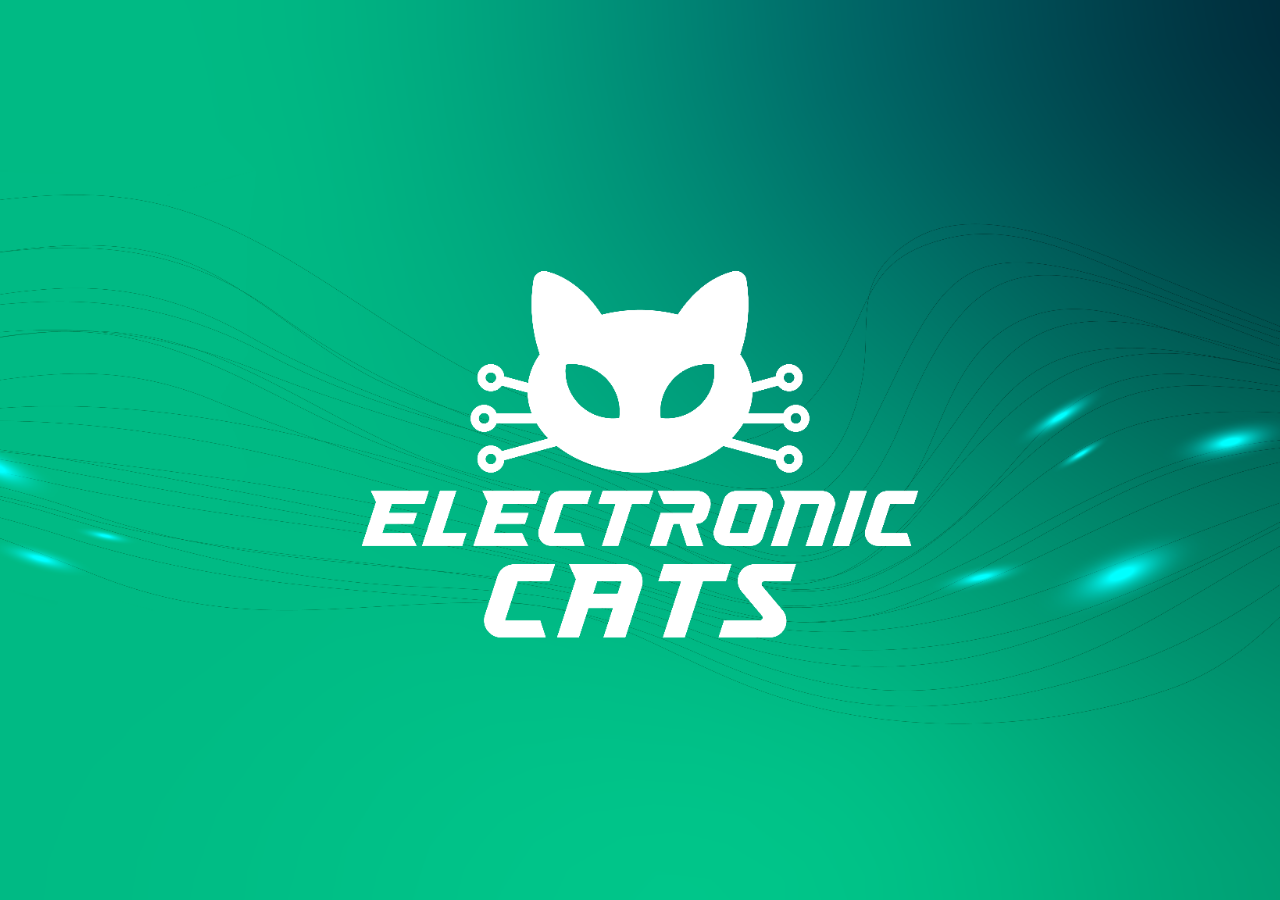
<file: index.html>
<!DOCTYPE html>
<html lang="es">
<head>
<!-- Contenido: index.html · Estilos: styles.css · Lógica: app.js -->
<meta charset="UTF-8">
<meta name="viewport" content="width=device-width, initial-scale=1.0">
<title>LoRa · Bluetooth · USB · Meshtastic</title>
<link rel="stylesheet" href="styles.css">
</head>
<body>
<!-- Barra de progreso de la presentación -->
<div id="progress"></div>
<svg width="0" height="0" style="position:absolute" aria-hidden="true"><defs><marker id="ap-arr" viewBox="0 0 10 10" refX="9" refY="5" markerWidth="7" markerHeight="7" orient="auto-start-reverse"><path class="ap-arrow" d="M0 1L10 5L0 9z"/></marker></defs></svg>
<!-- ==================== DIAPOSITIVAS ==================== -->
<div id="deck">

<!-- ===== Diapositiva 01 · Apertura ===== -->
<!-- ===== Diapositiva 01 ===== -->
<section class="slide cover-slide" aria-label="Electronic Cats">
<div class="slide-num">1 / 41</div>
<span class="sr-only">Electronic Cats</span>
</section>


<!-- ===== Diapositiva 02 ===== -->
<section class="slide title-slide">
<div class="slide-num">2 / 41</div>
<div class="grid-bg"></div>
<div class="title-wrap">
  <div class="title-frame">
    <div class="event">JSCONF 2026</div>
    <div class="byline"><span class="g">Electronic Cats</span></div>
    <div class="rule"></div>
    <div class="presenter">Andrés Sabas</div>
    <div class="presenter">Heikki Perea</div>
  </div>
</div>
</section>


<!-- ===== Diapositiva 03 ===== -->
<section class="slide bio-slide">
<div class="slide-num">3 / 41</div>
<svg class="circuit bg-circuit" viewBox="0 0 1600 900" preserveAspectRatio="xMidYMid slice" aria-hidden="true"><g class="traces"><path d="M0 120 L260 120 L320 180 L520 180 M0 260 L180 260 L240 320 L240 470 L300 530 L430 530 M0 400 L120 400 L180 460 L180 640 L260 720 L560 720 M0 560 L90 560 L150 620 L150 800 L210 860 L380 860 M0 40 L420 40 L470 90 L700 90 M1600 110 L1330 110 L1270 170 L1060 170 M1600 250 L1440 250 L1380 310 L1380 430 L1320 490 L1150 490 M1600 420 L1500 420 L1440 480 L1440 650 L1370 720 L1090 720 M1600 580 L1530 580 L1480 630 L1480 790 L1420 850 L1240 850 M1600 40 L1180 40 L1130 90 L960 90 M700 900 L700 850 L760 790 M900 900 L900 860 L840 800"/></g><g class="pads"><circle cx="520" cy="180" r="9"/><circle class="via" cx="520" cy="180" r="3.500"/><circle cx="430" cy="530" r="9"/><circle class="via" cx="430" cy="530" r="3.500"/><circle cx="560" cy="720" r="9"/><circle class="via" cx="560" cy="720" r="3.500"/><circle cx="380" cy="860" r="9"/><circle class="via" cx="380" cy="860" r="3.500"/><circle cx="700" cy="90" r="9"/><circle class="via" cx="700" cy="90" r="3.500"/><circle cx="1060" cy="170" r="9"/><circle class="via" cx="1060" cy="170" r="3.500"/><circle cx="1150" cy="490" r="9"/><circle class="via" cx="1150" cy="490" r="3.500"/><circle cx="1090" cy="720" r="9"/><circle class="via" cx="1090" cy="720" r="3.500"/><circle cx="1240" cy="850" r="9"/><circle class="via" cx="1240" cy="850" r="3.500"/><circle cx="960" cy="90" r="9"/><circle class="via" cx="960" cy="90" r="3.500"/><circle cx="760" cy="790" r="9"/><circle class="via" cx="760" cy="790" r="3.500"/><circle cx="840" cy="800" r="9"/><circle class="via" cx="840" cy="800" r="3.500"/></g><g class="chips"><rect x="560" y="150" width="90" height="60" rx="4"/><path d="M575 150v-14M600 150v-14M625 150v-14M575 210v14M600 210v14M625 210v14"/><rect x="1000" y="740" width="110" height="70" rx="4"/><path d="M1020 740v-14M1055 740v-14M1090 740v-14M1020 810v14M1055 810v14M1090 810v14"/></g></svg>
<div class="bio-main">
  <h1>Andrés Sabas</h1>
  <div class="bio-role">Director Electronic Cats</div>
  <div class="bio-grid">
  <div class="bio-item"><svg viewBox="0 0 24 24" aria-hidden="true"><path d="M2 9l10-5 10 5-10 5z"/><path d="M6 11.5V16c0 1.5 3 3 6 3s6-1.500 6-3v-4.500"/><path d="M22 9v6"/></svg><b>Egresado del<br>Instituto de México</b><span>| Campus Ags.</span></div>
  <div class="bio-item"><svg viewBox="0 0 24 24" aria-hidden="true"><circle cx="8" cy="7" r="3"/><circle cx="16" cy="7" r="3"/><path d="M2 20v-3a5 5 0 0 1 5-5h2a5 5 0 0 1 5 5v3z"/><path d="M15 12h2a5 5 0 0 1 5 5v3h-5"/></svg><b>Co-Fundador de<br>Electronic Cats</b></div>
  <div class="bio-item"><svg viewBox="0 0 24 24" aria-hidden="true"><circle cx="8" cy="7" r="3"/><circle cx="16" cy="7" r="3"/><path d="M2 20v-3a5 5 0 0 1 5-5h2a5 5 0 0 1 5 5v3z"/><path d="M15 12h2a5 5 0 0 1 5 5v3h-5"/></svg><b>Co-Fundador de<br>The Inventor House</b><span>Hackerspace</span></div>
  <div class="bio-item"><svg viewBox="0 0 24 24" aria-hidden="true"><circle cx="12" cy="12" r="10"/><path d="M8 10c0 2-2 2-2 0s2-2 2 0zM16 10c0 2-2 2-2 0s2-2 2 0z"/></svg><b>Irreverente</b><span>&amp; Maker</span></div>
  <div class="bio-item"><svg viewBox="0 0 24 24" aria-hidden="true"><rect x="3" y="6" width="18" height="12" rx="2"/><path d="M7 10h2v4H7zM11 10h2v4h-2zM15 10h2v4h-2z"/><path d="M6 18v2M10 18v2M14 18v2M18 18v2"/></svg><b>Hago Hardware Libre</b></div>
  <div class="bio-item"><svg viewBox="0 0 24 24" aria-hidden="true"><path d="M12 2l9 5v10l-9 5-9-5V7z"/><path d="M3 7l9 5 9-5M12 12v10"/><circle cx="12" cy="7" r=".6"/><circle cx="7.500" cy="14" r=".6"/><circle cx="16.500" cy="14" r=".6"/></svg><b>Me gustan los juegos<br>de mesa, los viajes</b><span>&amp; comer</span></div>
  </div>
</div>
<div class="bio-photo" role="img" aria-label="Andrés Sabas" style="background-image:url('assets/people/andres-sabas.jpg')"></div>
</section>


<!-- ===== Diapositiva 04 ===== -->
<section class="slide bio-slide">
<div class="slide-num">4 / 41</div>
<svg class="circuit bg-circuit" viewBox="0 0 1600 900" preserveAspectRatio="xMidYMid slice" aria-hidden="true"><g class="traces"><path d="M0 120 L260 120 L320 180 L520 180 M0 260 L180 260 L240 320 L240 470 L300 530 L430 530 M0 400 L120 400 L180 460 L180 640 L260 720 L560 720 M0 560 L90 560 L150 620 L150 800 L210 860 L380 860 M0 40 L420 40 L470 90 L700 90 M1600 110 L1330 110 L1270 170 L1060 170 M1600 250 L1440 250 L1380 310 L1380 430 L1320 490 L1150 490 M1600 420 L1500 420 L1440 480 L1440 650 L1370 720 L1090 720 M1600 580 L1530 580 L1480 630 L1480 790 L1420 850 L1240 850 M1600 40 L1180 40 L1130 90 L960 90 M700 900 L700 850 L760 790 M900 900 L900 860 L840 800"/></g><g class="pads"><circle cx="520" cy="180" r="9"/><circle class="via" cx="520" cy="180" r="3.500"/><circle cx="430" cy="530" r="9"/><circle class="via" cx="430" cy="530" r="3.500"/><circle cx="560" cy="720" r="9"/><circle class="via" cx="560" cy="720" r="3.500"/><circle cx="380" cy="860" r="9"/><circle class="via" cx="380" cy="860" r="3.500"/><circle cx="700" cy="90" r="9"/><circle class="via" cx="700" cy="90" r="3.500"/><circle cx="1060" cy="170" r="9"/><circle class="via" cx="1060" cy="170" r="3.500"/><circle cx="1150" cy="490" r="9"/><circle class="via" cx="1150" cy="490" r="3.500"/><circle cx="1090" cy="720" r="9"/><circle class="via" cx="1090" cy="720" r="3.500"/><circle cx="1240" cy="850" r="9"/><circle class="via" cx="1240" cy="850" r="3.500"/><circle cx="960" cy="90" r="9"/><circle class="via" cx="960" cy="90" r="3.500"/><circle cx="760" cy="790" r="9"/><circle class="via" cx="760" cy="790" r="3.500"/><circle cx="840" cy="800" r="9"/><circle class="via" cx="840" cy="800" r="3.500"/></g><g class="chips"><rect x="560" y="150" width="90" height="60" rx="4"/><path d="M575 150v-14M600 150v-14M625 150v-14M575 210v14M600 210v14M625 210v14"/><rect x="1000" y="740" width="110" height="70" rx="4"/><path d="M1020 740v-14M1055 740v-14M1090 740v-14M1020 810v14M1055 810v14M1090 810v14"/></g></svg>
<div class="bio-main">
  <h1>Heikki Isa Perea Esparza</h1>
  <div class="bio-role">Desarrollador Electronic Cats</div>
  <div class="bio-grid">
      <div class="bio-item"><svg viewBox="0 0 24 24" aria-hidden="true"><path d="M2 9l10-5 10 5-10 5z"/><path d="M6 11.5V16c0 1.5 3 3 6 3s6-1.500 6-3v-4.500"/><path d="M22 9v6"/></svg><b>Egresado del<br>Tecnológico Nacional de México</b><span>| Campus Ags.</span></div>
  <div class="bio-item"><svg viewBox="0 0 24 24" aria-hidden="true"><circle cx="8" cy="7" r="3"/><circle cx="16" cy="7" r="3"/><path d="M2 20v-3a5 5 0 0 1 5-5h2a5 5 0 0 1 5 5v3z"/><path d="M15 12h2a5 5 0 0 1 5 5v3h-5"/></svg><b>Ingeniero de desarrollo de Sistemas Embebidos en<br>Electronic Cats</b></div>
  <div class="bio-item"><svg viewBox="0 0 24 24" aria-hidden="true"><path d="M8 7l-5 5 5 5M16 7l5 5-5 5M14 4l-4 16"/></svg><b>Apasionado por el código<br>y el hardware</b></div>

  <div class="bio-item"><svg viewBox="0 0 24 24" aria-hidden="true"><path d="M12 2l9 5v10l-9 5-9-5V7z"/><path d="M3 7l9 5 9-5M12 12v10"/><circle cx="12" cy="7" r=".6"/><circle cx="7.500" cy="14" r=".6"/><circle cx="16.500" cy="14" r=".6"/></svg><b>Me gustan los videojuegos<br>las matemáticas y la programación</b></div>
  </div>
</div>
<div class="bio-photo" role="img" aria-label="Heikki Perea" style="background-image:url('assets/people/heikki-perea.jpg');background-position:40% 30%"></div>
</section>


<!-- ===== Diapositiva 05 ===== -->
<section class="slide about-slide">
<div class="slide-num">5 / 41</div>
<svg class="circuit" viewBox="0 0 1600 900" preserveAspectRatio="xMidYMid slice" aria-hidden="true"><g class="traces"><path d="M0 120 L260 120 L320 180 L520 180 M0 260 L180 260 L240 320 L240 470 L300 530 L430 530 M0 400 L120 400 L180 460 L180 640 L260 720 L560 720 M0 560 L90 560 L150 620 L150 800 L210 860 L380 860 M0 40 L420 40 L470 90 L700 90 M1600 110 L1330 110 L1270 170 L1060 170 M1600 250 L1440 250 L1380 310 L1380 430 L1320 490 L1150 490 M1600 420 L1500 420 L1440 480 L1440 650 L1370 720 L1090 720 M1600 580 L1530 580 L1480 630 L1480 790 L1420 850 L1240 850 M1600 40 L1180 40 L1130 90 L960 90 M700 900 L700 850 L760 790 M900 900 L900 860 L840 800"/></g><g class="pads"><circle cx="520" cy="180" r="9"/><circle class="via" cx="520" cy="180" r="3.500"/><circle cx="430" cy="530" r="9"/><circle class="via" cx="430" cy="530" r="3.500"/><circle cx="560" cy="720" r="9"/><circle class="via" cx="560" cy="720" r="3.500"/><circle cx="380" cy="860" r="9"/><circle class="via" cx="380" cy="860" r="3.500"/><circle cx="700" cy="90" r="9"/><circle class="via" cx="700" cy="90" r="3.500"/><circle cx="1060" cy="170" r="9"/><circle class="via" cx="1060" cy="170" r="3.500"/><circle cx="1150" cy="490" r="9"/><circle class="via" cx="1150" cy="490" r="3.500"/><circle cx="1090" cy="720" r="9"/><circle class="via" cx="1090" cy="720" r="3.500"/><circle cx="1240" cy="850" r="9"/><circle class="via" cx="1240" cy="850" r="3.500"/><circle cx="960" cy="90" r="9"/><circle class="via" cx="960" cy="90" r="3.500"/><circle cx="760" cy="790" r="9"/><circle class="via" cx="760" cy="790" r="3.500"/><circle cx="840" cy="800" r="9"/><circle class="via" cx="840" cy="800" r="3.500"/></g><g class="chips"><rect x="560" y="150" width="90" height="60" rx="4"/><path d="M575 150v-14M600 150v-14M625 150v-14M575 210v14M600 210v14M625 210v14"/><rect x="1000" y="740" width="110" height="70" rx="4"/><path d="M1020 740v-14M1055 740v-14M1090 740v-14M1020 810v14M1055 810v14M1090 810v14"/></g></svg>
<div class="about-wrap">
  <div class="kicker">Electronic Cats</div>
  <h1>¿Quiénes somos?</h1>
  <p>Somos una empresa mexicana dedicada al diseño y desarrollo de <b>hardware</b> y <b>sistemas embebidos</b>.</p>
  <p>Desarrollamos <b>productos propios</b> en el ámbito de la <b>electrónica</b> que van dirigidos a desarrolladores, profesores, hobbistas, aficionados, makers, profesionales o público en general.</p>
  <p>También ofrecemos <b>soluciones tecnológicas personalizadas</b> a empresas, instituciones o personas que requieran un servicio de diseño, consultoría y/o desarrollo de alta calidad y con un amplio soporte.</p>
  <div class="qr-mini"><svg viewBox="0 0 29 29" role="img" aria-label="Código QR de https://electroniccats.com"><path fill="#0a2323" d="M2 2h1v1h-1zM3 2h1v1h-1zM4 2h1v1h-1zM5 2h1v1h-1zM6 2h1v1h-1zM7 2h1v1h-1zM8 2h1v1h-1zM13 2h1v1h-1zM16 2h1v1h-1zM17 2h1v1h-1zM20 2h1v1h-1zM21 2h1v1h-1zM22 2h1v1h-1zM23 2h1v1h-1zM24 2h1v1h-1zM25 2h1v1h-1zM26 2h1v1h-1zM2 3h1v1h-1zM8 3h1v1h-1zM11 3h1v1h-1zM15 3h1v1h-1zM17 3h1v1h-1zM20 3h1v1h-1zM26 3h1v1h-1zM2 4h1v1h-1zM4 4h1v1h-1zM5 4h1v1h-1zM6 4h1v1h-1zM8 4h1v1h-1zM13 4h1v1h-1zM16 4h1v1h-1zM18 4h1v1h-1zM20 4h1v1h-1zM22 4h1v1h-1zM23 4h1v1h-1zM24 4h1v1h-1zM26 4h1v1h-1zM2 5h1v1h-1zM4 5h1v1h-1zM5 5h1v1h-1zM6 5h1v1h-1zM8 5h1v1h-1zM12 5h1v1h-1zM13 5h1v1h-1zM14 5h1v1h-1zM16 5h1v1h-1zM20 5h1v1h-1zM22 5h1v1h-1zM23 5h1v1h-1zM24 5h1v1h-1zM26 5h1v1h-1zM2 6h1v1h-1zM4 6h1v1h-1zM5 6h1v1h-1zM6 6h1v1h-1zM8 6h1v1h-1zM11 6h1v1h-1zM13 6h1v1h-1zM15 6h1v1h-1zM16 6h1v1h-1zM17 6h1v1h-1zM18 6h1v1h-1zM20 6h1v1h-1zM22 6h1v1h-1zM23 6h1v1h-1zM24 6h1v1h-1zM26 6h1v1h-1zM2 7h1v1h-1zM8 7h1v1h-1zM10 7h1v1h-1zM14 7h1v1h-1zM16 7h1v1h-1zM17 7h1v1h-1zM20 7h1v1h-1zM26 7h1v1h-1zM2 8h1v1h-1zM3 8h1v1h-1zM4 8h1v1h-1zM5 8h1v1h-1zM6 8h1v1h-1zM7 8h1v1h-1zM8 8h1v1h-1zM10 8h1v1h-1zM12 8h1v1h-1zM14 8h1v1h-1zM16 8h1v1h-1zM18 8h1v1h-1zM20 8h1v1h-1zM21 8h1v1h-1zM22 8h1v1h-1zM23 8h1v1h-1zM24 8h1v1h-1zM25 8h1v1h-1zM26 8h1v1h-1zM11 9h1v1h-1zM16 9h1v1h-1zM2 10h1v1h-1zM5 10h1v1h-1zM7 10h1v1h-1zM8 10h1v1h-1zM10 10h1v1h-1zM11 10h1v1h-1zM12 10h1v1h-1zM13 10h1v1h-1zM15 10h1v1h-1zM16 10h1v1h-1zM17 10h1v1h-1zM18 10h1v1h-1zM19 10h1v1h-1zM21 10h1v1h-1zM3 11h1v1h-1zM4 11h1v1h-1zM6 11h1v1h-1zM10 11h1v1h-1zM11 11h1v1h-1zM15 11h1v1h-1zM18 11h1v1h-1zM19 11h1v1h-1zM20 11h1v1h-1zM26 11h1v1h-1zM2 12h1v1h-1zM3 12h1v1h-1zM5 12h1v1h-1zM7 12h1v1h-1zM8 12h1v1h-1zM9 12h1v1h-1zM10 12h1v1h-1zM12 12h1v1h-1zM15 12h1v1h-1zM16 12h1v1h-1zM18 12h1v1h-1zM19 12h1v1h-1zM22 12h1v1h-1zM25 12h1v1h-1zM26 12h1v1h-1zM3 13h1v1h-1zM7 13h1v1h-1zM9 13h1v1h-1zM10 13h1v1h-1zM11 13h1v1h-1zM15 13h1v1h-1zM18 13h1v1h-1zM22 13h1v1h-1zM2 14h1v1h-1zM5 14h1v1h-1zM6 14h1v1h-1zM7 14h1v1h-1zM8 14h1v1h-1zM12 14h1v1h-1zM14 14h1v1h-1zM15 14h1v1h-1zM17 14h1v1h-1zM18 14h1v1h-1zM19 14h1v1h-1zM20 14h1v1h-1zM23 14h1v1h-1zM25 14h1v1h-1zM26 14h1v1h-1zM7 15h1v1h-1zM10 15h1v1h-1zM13 15h1v1h-1zM16 15h1v1h-1zM19 15h1v1h-1zM20 15h1v1h-1zM21 15h1v1h-1zM23 15h1v1h-1zM24 15h1v1h-1zM26 15h1v1h-1zM2 16h1v1h-1zM4 16h1v1h-1zM5 16h1v1h-1zM6 16h1v1h-1zM7 16h1v1h-1zM8 16h1v1h-1zM9 16h1v1h-1zM13 16h1v1h-1zM16 16h1v1h-1zM18 16h1v1h-1zM20 16h1v1h-1zM21 16h1v1h-1zM22 16h1v1h-1zM24 16h1v1h-1zM26 16h1v1h-1zM3 17h1v1h-1zM6 17h1v1h-1zM7 17h1v1h-1zM11 17h1v1h-1zM12 17h1v1h-1zM13 17h1v1h-1zM14 17h1v1h-1zM15 17h1v1h-1zM22 17h1v1h-1zM25 17h1v1h-1zM2 18h1v1h-1zM3 18h1v1h-1zM8 18h1v1h-1zM9 18h1v1h-1zM10 18h1v1h-1zM12 18h1v1h-1zM13 18h1v1h-1zM14 18h1v1h-1zM18 18h1v1h-1zM19 18h1v1h-1zM20 18h1v1h-1zM21 18h1v1h-1zM22 18h1v1h-1zM23 18h1v1h-1zM24 18h1v1h-1zM10 19h1v1h-1zM11 19h1v1h-1zM13 19h1v1h-1zM14 19h1v1h-1zM15 19h1v1h-1zM18 19h1v1h-1zM22 19h1v1h-1zM23 19h1v1h-1zM26 19h1v1h-1zM2 20h1v1h-1zM3 20h1v1h-1zM4 20h1v1h-1zM5 20h1v1h-1zM6 20h1v1h-1zM7 20h1v1h-1zM8 20h1v1h-1zM15 20h1v1h-1zM16 20h1v1h-1zM17 20h1v1h-1zM18 20h1v1h-1zM20 20h1v1h-1zM22 20h1v1h-1zM23 20h1v1h-1zM25 20h1v1h-1zM26 20h1v1h-1zM2 21h1v1h-1zM8 21h1v1h-1zM10 21h1v1h-1zM11 21h1v1h-1zM12 21h1v1h-1zM14 21h1v1h-1zM16 21h1v1h-1zM18 21h1v1h-1zM22 21h1v1h-1zM23 21h1v1h-1zM24 21h1v1h-1zM25 21h1v1h-1zM26 21h1v1h-1zM2 22h1v1h-1zM4 22h1v1h-1zM5 22h1v1h-1zM6 22h1v1h-1zM8 22h1v1h-1zM11 22h1v1h-1zM12 22h1v1h-1zM14 22h1v1h-1zM15 22h1v1h-1zM18 22h1v1h-1zM19 22h1v1h-1zM20 22h1v1h-1zM21 22h1v1h-1zM22 22h1v1h-1zM23 22h1v1h-1zM25 22h1v1h-1zM2 23h1v1h-1zM4 23h1v1h-1zM5 23h1v1h-1zM6 23h1v1h-1zM8 23h1v1h-1zM10 23h1v1h-1zM11 23h1v1h-1zM12 23h1v1h-1zM14 23h1v1h-1zM17 23h1v1h-1zM21 23h1v1h-1zM22 23h1v1h-1zM23 23h1v1h-1zM24 23h1v1h-1zM2 24h1v1h-1zM4 24h1v1h-1zM5 24h1v1h-1zM6 24h1v1h-1zM8 24h1v1h-1zM11 24h1v1h-1zM12 24h1v1h-1zM17 24h1v1h-1zM21 24h1v1h-1zM22 24h1v1h-1zM24 24h1v1h-1zM26 24h1v1h-1zM2 25h1v1h-1zM8 25h1v1h-1zM12 25h1v1h-1zM13 25h1v1h-1zM15 25h1v1h-1zM16 25h1v1h-1zM18 25h1v1h-1zM23 25h1v1h-1zM2 26h1v1h-1zM3 26h1v1h-1zM4 26h1v1h-1zM5 26h1v1h-1zM6 26h1v1h-1zM7 26h1v1h-1zM8 26h1v1h-1zM10 26h1v1h-1zM14 26h1v1h-1zM15 26h1v1h-1zM17 26h1v1h-1zM18 26h1v1h-1zM19 26h1v1h-1zM21 26h1v1h-1zM25 26h1v1h-1zM26 26h1v1h-1z"/></svg><div><b>Electronic Cats</b><span>electroniccats.com</span></div></div>
</div>
<div class="about-photo">
  <svg class="circuit-dense" viewBox="0 0 640 900" preserveAspectRatio="xMidYMid slice" aria-hidden="true"><g class="traces"><path d="M0 50 L121 50 L163 8 L295 8 M640 64 L571 64 M640 105 L455 105 L414 64 L280 64 M0 119 L124 119 M0 160 L107 160 L139 128 L370 128 M640 174 L527 174 M640 215 L552 215 L520 183 L292 183 M0 229 L67 229 M0 270 L185 270 L245 210 L422 210 M640 284 L500 284 M640 325 L480 325 L432 277 L211 277 M0 339 L66 339 M0 380 L74 380 L116 338 M640 380 L572 380 L534 418 M0 435 L69 435 L112 392 M640 435 L561 435 L533 407 M0 490 L97 490 L133 454 M640 490 L574 490 L531 447 M0 545 L63 545 L103 505 M640 545 L537 545 L502 580 M0 600 L139 600 L180 641 L376 641 M640 614 L549 614 M640 655 L459 655 L407 603 L225 603 M0 669 L70 669 M0 710 L153 710 L199 756 L445 756 M640 724 L537 724 M640 765 L467 765 L428 804 L290 804 M0 779 L75 779 M0 820 L145 820 L180 855 L387 855 M640 834 L561 834 M30 0 L30 330 M30 590 L30 900 M610 0 L610 330 M610 590 L610 900"/></g><g class="pads"><circle cx="295" cy="8" r="8"/><circle class="via" cx="295" cy="8" r="2.800"/><circle cx="571" cy="64" r="8"/><circle class="via" cx="571" cy="64" r="2.800"/><circle cx="280" cy="64" r="8"/><circle class="via" cx="280" cy="64" r="2.800"/><circle cx="124" cy="119" r="8"/><circle class="via" cx="124" cy="119" r="2.800"/><circle cx="370" cy="128" r="8"/><circle class="via" cx="370" cy="128" r="2.800"/><circle cx="527" cy="174" r="8"/><circle class="via" cx="527" cy="174" r="2.800"/><circle cx="292" cy="183" r="8"/><circle class="via" cx="292" cy="183" r="2.800"/><circle cx="67" cy="229" r="8"/><circle class="via" cx="67" cy="229" r="2.800"/><circle cx="422" cy="210" r="8"/><circle class="via" cx="422" cy="210" r="2.800"/><circle cx="500" cy="284" r="8"/><circle class="via" cx="500" cy="284" r="2.800"/><circle cx="211" cy="277" r="8"/><circle class="via" cx="211" cy="277" r="2.800"/><circle cx="66" cy="339" r="8"/><circle class="via" cx="66" cy="339" r="2.800"/><circle cx="116" cy="338" r="8"/><circle class="via" cx="116" cy="338" r="2.800"/><circle cx="534" cy="418" r="8"/><circle class="via" cx="534" cy="418" r="2.800"/><circle cx="112" cy="392" r="8"/><circle class="via" cx="112" cy="392" r="2.800"/><circle cx="533" cy="407" r="8"/><circle class="via" cx="533" cy="407" r="2.800"/><circle cx="133" cy="454" r="8"/><circle class="via" cx="133" cy="454" r="2.800"/><circle cx="531" cy="447" r="8"/><circle class="via" cx="531" cy="447" r="2.800"/><circle cx="103" cy="505" r="8"/><circle class="via" cx="103" cy="505" r="2.800"/><circle cx="502" cy="580" r="8"/><circle class="via" cx="502" cy="580" r="2.800"/><circle cx="376" cy="641" r="8"/><circle class="via" cx="376" cy="641" r="2.800"/><circle cx="549" cy="614" r="8"/><circle class="via" cx="549" cy="614" r="2.800"/><circle cx="225" cy="603" r="8"/><circle class="via" cx="225" cy="603" r="2.800"/><circle cx="70" cy="669" r="8"/><circle class="via" cx="70" cy="669" r="2.800"/><circle cx="445" cy="756" r="8"/><circle class="via" cx="445" cy="756" r="2.800"/><circle cx="537" cy="724" r="8"/><circle class="via" cx="537" cy="724" r="2.800"/><circle cx="290" cy="804" r="8"/><circle class="via" cx="290" cy="804" r="2.800"/><circle cx="75" cy="779" r="8"/><circle class="via" cx="75" cy="779" r="2.800"/><circle cx="387" cy="855" r="8"/><circle class="via" cx="387" cy="855" r="2.800"/><circle cx="561" cy="834" r="8"/><circle class="via" cx="561" cy="834" r="2.800"/><circle cx="30" cy="330" r="8"/><circle class="via" cx="30" cy="330" r="2.800"/><circle cx="30" cy="590" r="8"/><circle class="via" cx="30" cy="590" r="2.800"/><circle cx="610" cy="330" r="8"/><circle class="via" cx="610" cy="330" r="2.800"/><circle cx="610" cy="590" r="8"/><circle class="via" cx="610" cy="590" r="2.800"/></g><g class="chips"><rect x="70" y="110" width="80" height="52" rx="4"/><rect x="500" y="790" width="84" height="54" rx="4"/><rect x="60" y="780" width="70" height="48" rx="4"/><rect x="510" y="120" width="76" height="50" rx="4"/></g></svg>
  <img class="about-logo" src="assets/theme/ec-logo-stacked-white.png" alt="Electronic Cats">
</div>
</section>


<!-- ===== Diapositiva 06 ===== -->
<section class="slide agenda-slide">
<div class="slide-num">6 / 41</div>
<svg class="circuit bg-circuit" viewBox="0 0 1600 900" preserveAspectRatio="xMidYMid slice" aria-hidden="true"><g class="traces"><path d="M0 120 L260 120 L320 180 L520 180 M0 260 L180 260 L240 320 L240 470 L300 530 L430 530 M0 400 L120 400 L180 460 L180 640 L260 720 L560 720 M0 560 L90 560 L150 620 L150 800 L210 860 L380 860 M0 40 L420 40 L470 90 L700 90 M1600 110 L1330 110 L1270 170 L1060 170 M1600 250 L1440 250 L1380 310 L1380 430 L1320 490 L1150 490 M1600 420 L1500 420 L1440 480 L1440 650 L1370 720 L1090 720 M1600 580 L1530 580 L1480 630 L1480 790 L1420 850 L1240 850 M1600 40 L1180 40 L1130 90 L960 90 M700 900 L700 850 L760 790 M900 900 L900 860 L840 800"/></g><g class="pads"><circle cx="520" cy="180" r="9"/><circle class="via" cx="520" cy="180" r="3.500"/><circle cx="430" cy="530" r="9"/><circle class="via" cx="430" cy="530" r="3.500"/><circle cx="560" cy="720" r="9"/><circle class="via" cx="560" cy="720" r="3.500"/><circle cx="380" cy="860" r="9"/><circle class="via" cx="380" cy="860" r="3.500"/><circle cx="700" cy="90" r="9"/><circle class="via" cx="700" cy="90" r="3.500"/><circle cx="1060" cy="170" r="9"/><circle class="via" cx="1060" cy="170" r="3.500"/><circle cx="1150" cy="490" r="9"/><circle class="via" cx="1150" cy="490" r="3.500"/><circle cx="1090" cy="720" r="9"/><circle class="via" cx="1090" cy="720" r="3.500"/><circle cx="1240" cy="850" r="9"/><circle class="via" cx="1240" cy="850" r="3.500"/><circle cx="960" cy="90" r="9"/><circle class="via" cx="960" cy="90" r="3.500"/><circle cx="760" cy="790" r="9"/><circle class="via" cx="760" cy="790" r="3.500"/><circle cx="840" cy="800" r="9"/><circle class="via" cx="840" cy="800" r="3.500"/></g><g class="chips"><rect x="560" y="150" width="90" height="60" rx="4"/><path d="M575 150v-14M600 150v-14M625 150v-14M575 210v14M600 210v14M625 210v14"/><rect x="1000" y="740" width="110" height="70" rx="4"/><path d="M1020 740v-14M1055 740v-14M1090 740v-14M1020 810v14M1055 810v14M1090 810v14"/></g></svg>
<div class="kicker">Taller</div>
<h1>Qué vamos a hacer</h1>
<div class="agenda-wrap">
  <ol class="agenda-list">
    <li><span class="ag-n">1</span><span class="ag-t"><b>Las tecnologías</b><i>Meshtastic, LoRa, Bluetooth, USB y Web Serial</i></span></li>
    <li><span class="ag-n">2</span><span class="ag-t"><b>El badge, su esquemático y la malla</b><i>Qué hace, cómo es por dentro y cómo habla con Meshtastic</i></span></li>
    <li><span class="ag-n">3</span><span class="ag-t"><b>Control con JavaScript</b><i>Web Serial, tramas y protobuf, byte a byte</i></span></li>
    <li><span class="ag-n">4</span><span class="ag-t"><b>Preparación y el skill</b><i>Apps, cable, navegador y el skill de tu agente</i></span></li>
    <li><span class="ag-n">5</span><span class="ag-t"><b>Ejemplo 1 · Control básico</b><i>Conectar, mandar texto, simular botones</i></span></li>
    <li><span class="ag-n">6</span><span class="ag-t"><b>Ejemplo 2 · Tu propia imagen</b><i>428×142 píxeles por USB</i></span></li>
    <li><span class="ag-n">7</span><span class="ag-t"><b>Proyecto libre</b><i>Haz algo tuyo con el badge</i></span></li>
    <li><span class="ag-n">8</span><span class="ag-t"><b>Recursos y cierre</b><i>Repositorio, app y contacto</i></span></li>
  </ol>
  <aside class="can-card agenda-rules">
    <h3>Para trabajar</h3>
    <ul>
      <li>Tu badge JSCONF 2026</li>
      <li>Cable USB-C <b>de datos</b></li>
      <li>Chrome o Edge en computadora</li>
      <li>Repositorio descargado</li>
      <li>Preguntas en cualquier momento</li>
    </ul>
  </aside>
</div>
</section>


<!-- ===== Diapositiva 07 ===== -->
<section class="slide can-slide">
<div class="slide-num">7 / 41</div>
<svg class="circuit bg-circuit" viewBox="0 0 1600 900" preserveAspectRatio="xMidYMid slice" aria-hidden="true"><g class="traces"><path d="M0 120 L260 120 L320 180 L520 180 M0 260 L180 260 L240 320 L240 470 L300 530 L430 530 M0 400 L120 400 L180 460 L180 640 L260 720 L560 720 M0 560 L90 560 L150 620 L150 800 L210 860 L380 860 M0 40 L420 40 L470 90 L700 90 M1600 110 L1330 110 L1270 170 L1060 170 M1600 250 L1440 250 L1380 310 L1380 430 L1320 490 L1150 490 M1600 420 L1500 420 L1440 480 L1440 650 L1370 720 L1090 720 M1600 580 L1530 580 L1480 630 L1480 790 L1420 850 L1240 850 M1600 40 L1180 40 L1130 90 L960 90 M700 900 L700 850 L760 790 M900 900 L900 860 L840 800"/></g><g class="pads"><circle cx="520" cy="180" r="9"/><circle class="via" cx="520" cy="180" r="3.500"/><circle cx="430" cy="530" r="9"/><circle class="via" cx="430" cy="530" r="3.500"/><circle cx="560" cy="720" r="9"/><circle class="via" cx="560" cy="720" r="3.500"/><circle cx="380" cy="860" r="9"/><circle class="via" cx="380" cy="860" r="3.500"/><circle cx="700" cy="90" r="9"/><circle class="via" cx="700" cy="90" r="3.500"/><circle cx="1060" cy="170" r="9"/><circle class="via" cx="1060" cy="170" r="3.500"/><circle cx="1150" cy="490" r="9"/><circle class="via" cx="1150" cy="490" r="3.500"/><circle cx="1090" cy="720" r="9"/><circle class="via" cx="1090" cy="720" r="3.500"/><circle cx="1240" cy="850" r="9"/><circle class="via" cx="1240" cy="850" r="3.500"/><circle cx="960" cy="90" r="9"/><circle class="via" cx="960" cy="90" r="3.500"/><circle cx="760" cy="790" r="9"/><circle class="via" cx="760" cy="790" r="3.500"/><circle cx="840" cy="800" r="9"/><circle class="via" cx="840" cy="800" r="3.500"/></g><g class="chips"><rect x="560" y="150" width="90" height="60" rx="4"/><path d="M575 150v-14M600 150v-14M625 150v-14M575 210v14M600 210v14M625 210v14"/><rect x="1000" y="740" width="110" height="70" rx="4"/><path d="M1020 740v-14M1055 740v-14M1090 740v-14M1020 810v14M1055 810v14M1090 810v14"/></g></svg>
<div class="kicker">Tecnologías</div>
<h1>Las piezas que vamos<br>a usar</h1>
<div class="can-grid">
  <div class="can-card"><svg viewBox="0 0 24 24" aria-hidden="true"><circle cx="12" cy="5" r="2.500"/><circle cx="5" cy="19" r="2.500"/><circle cx="19" cy="19" r="2.500"/><path d="M12 7.500v4M12 11.500L6 17M12 11.500l6 5.500"/></svg><h3>Meshtastic</h3><p>Red mesh de mensajería, de código abierto. Es el firmware que corre el badge.</p></div>
  <div class="can-card"><svg viewBox="0 0 24 24" aria-hidden="true"><circle cx="12" cy="15" r="1.600"/><path d="M8.500 11.500a5 5 0 0 1 7 0M5.500 8.500a9 9 0 0 1 13 0M2.500 5.500a13 13 0 0 1 19 0"/></svg><h3>LoRa</h3><p>El radio de largo alcance y bajo consumo con el que los nodos se hablan.</p></div>
  <div class="can-card"><svg viewBox="0 0 24 24" aria-hidden="true"><path d="M7 7l10 10-5 4V3l5 4L7 17"/></svg><h3>BLE (Bluetooth LE)</h3><p>Conecta tu celular con el badge para usar la app de Meshtastic.</p></div>
  <div class="can-card"><svg viewBox="0 0 24 24" aria-hidden="true"><path d="M12 3v14M12 3l-2.500 3M12 3l2.500 3M5 12v3a2 2 0 0 0 2 2h3M19 9v4a2 2 0 0 1-2 2h-3"/><circle cx="5" cy="10" r="1.600"/><rect x="17.500" y="6.500" width="3" height="3"/><circle cx="12" cy="20" r="1.600"/></svg><h3>USB y Web Serial</h3><p>El cable por el que tu página le habla al badge. Es lo que más vamos a ver.</p></div>
  <div class="can-card"><svg viewBox="0 0 24 24" aria-hidden="true"><rect x="3" y="4" width="18" height="16" rx="2"/><path d="M7 9h4M7 12h10M7 15h7"/></svg><h3>Protobuf</h3><p>El formato compacto de los mensajes. Lo armaremos a mano, byte a byte.</p></div>
  <div class="can-card"><svg viewBox="0 0 24 24" aria-hidden="true"><path d="M8 7l-5 5 5 5M16 7l5 5-5 5M14 4l-4 16"/></svg><h3>JavaScript</h3><p>Tu código en Chrome o Edge: sin servidor, sin instalar nada y sin firmware nuevo.</p></div>
</div>
</section>


<!-- ===== Diapositiva 08 ===== -->
<section class="slide what-slide">
<div class="slide-num">8 / 41</div>
<svg class="circuit bg-circuit" viewBox="0 0 1600 900" preserveAspectRatio="xMidYMid slice" aria-hidden="true"><g class="traces"><path d="M0 120 L260 120 L320 180 L520 180 M0 260 L180 260 L240 320 L240 470 L300 530 L430 530 M0 400 L120 400 L180 460 L180 640 L260 720 L560 720 M0 560 L90 560 L150 620 L150 800 L210 860 L380 860 M0 40 L420 40 L470 90 L700 90 M1600 110 L1330 110 L1270 170 L1060 170 M1600 250 L1440 250 L1380 310 L1380 430 L1320 490 L1150 490 M1600 420 L1500 420 L1440 480 L1440 650 L1370 720 L1090 720 M1600 580 L1530 580 L1480 630 L1480 790 L1420 850 L1240 850 M1600 40 L1180 40 L1130 90 L960 90 M700 900 L700 850 L760 790 M900 900 L900 860 L840 800"/></g><g class="pads"><circle cx="520" cy="180" r="9"/><circle class="via" cx="520" cy="180" r="3.500"/><circle cx="430" cy="530" r="9"/><circle class="via" cx="430" cy="530" r="3.500"/><circle cx="560" cy="720" r="9"/><circle class="via" cx="560" cy="720" r="3.500"/><circle cx="380" cy="860" r="9"/><circle class="via" cx="380" cy="860" r="3.500"/><circle cx="700" cy="90" r="9"/><circle class="via" cx="700" cy="90" r="3.500"/><circle cx="1060" cy="170" r="9"/><circle class="via" cx="1060" cy="170" r="3.500"/><circle cx="1150" cy="490" r="9"/><circle class="via" cx="1150" cy="490" r="3.500"/><circle cx="1090" cy="720" r="9"/><circle class="via" cx="1090" cy="720" r="3.500"/><circle cx="1240" cy="850" r="9"/><circle class="via" cx="1240" cy="850" r="3.500"/><circle cx="960" cy="90" r="9"/><circle class="via" cx="960" cy="90" r="3.500"/><circle cx="760" cy="790" r="9"/><circle class="via" cx="760" cy="790" r="3.500"/><circle cx="840" cy="800" r="9"/><circle class="via" cx="840" cy="800" r="3.500"/></g><g class="chips"><rect x="560" y="150" width="90" height="60" rx="4"/><path d="M575 150v-14M600 150v-14M625 150v-14M575 210v14M600 210v14M625 210v14"/><rect x="1000" y="740" width="110" height="70" rx="4"/><path d="M1020 740v-14M1055 740v-14M1090 740v-14M1020 810v14M1055 810v14M1090 810v14"/></g></svg>
<div class="kicker">Tecnologías · Meshtastic</div>
<h1>Mensajes sin internet<br>ni red celular</h1>
<p class="what-lead">Meshtastic es un proyecto de <b>código abierto</b> que usa radios LoRa para formar una red mesh de mensajería.</p>
<div class="can-grid">
  <div class="can-card"><svg viewBox="0 0 24 24" aria-hidden="true"><circle cx="12" cy="15" r="1.600"/><path d="M8.500 11.500a5 5 0 0 1 7 0M5.500 8.500a9 9 0 0 1 13 0M2.500 5.500a13 13 0 0 1 19 0"/></svg><h3>Radios LoRa</h3><p>Los nodos se hablan por radio, a larga distancia y con muy poca energía. Sin antenas de celular ni internet.</p></div>
  <div class="can-card"><svg viewBox="0 0 24 24" aria-hidden="true"><circle cx="12" cy="5" r="2.500"/><circle cx="5" cy="19" r="2.500"/><circle cx="19" cy="19" r="2.500"/><path d="M12 7.500v4M12 11.500L6 17M12 11.500l6 5.500"/></svg><h3>Una red mesh</h3><p>Cada nodo puede retransmitir lo que oye, así que la red crece con cada nodo nuevo.</p></div>
  <div class="can-card"><svg viewBox="0 0 24 24" aria-hidden="true"><rect x="7" y="2" width="10" height="20" rx="2.500"/><path d="M10.500 18.500h3"/></svg><h3>Tu celular como pantalla</h3><p>La app (Android, iOS o web) se conecta al nodo por Bluetooth para leer y escribir mensajes.</p></div>
</div>
<ul class="chips">
  <li>Mensajes de texto, posición y telemetría</li>
  <li>Firmware para ESP32 y nRF52</li>
  <li>Mensajes cifrados con AES por canal</li>
</ul>
<p class="what-note">El canal del badge usa la clave por defecto de Meshtastic: sirve para el taller, pero no es privado.</p>
</section>


<!-- ===== Diapositiva 09 ===== -->
<section class="slide can-slide ap-center">
<div class="slide-num">9 / 41</div>
<svg class="circuit bg-circuit" viewBox="0 0 1600 900" preserveAspectRatio="xMidYMid slice" aria-hidden="true"><g class="traces"><path d="M0 120 L260 120 L320 180 L520 180 M0 260 L180 260 L240 320 L240 470 L300 530 L430 530 M0 400 L120 400 L180 460 L180 640 L260 720 L560 720 M0 560 L90 560 L150 620 L150 800 L210 860 L380 860 M0 40 L420 40 L470 90 L700 90 M1600 110 L1330 110 L1270 170 L1060 170 M1600 250 L1440 250 L1380 310 L1380 430 L1320 490 L1150 490 M1600 420 L1500 420 L1440 480 L1440 650 L1370 720 L1090 720 M1600 580 L1530 580 L1480 630 L1480 790 L1420 850 L1240 850 M1600 40 L1180 40 L1130 90 L960 90 M700 900 L700 850 L760 790 M900 900 L900 860 L840 800"/></g><g class="pads"><circle cx="520" cy="180" r="9"/><circle class="via" cx="520" cy="180" r="3.500"/><circle cx="430" cy="530" r="9"/><circle class="via" cx="430" cy="530" r="3.500"/><circle cx="560" cy="720" r="9"/><circle class="via" cx="560" cy="720" r="3.500"/><circle cx="380" cy="860" r="9"/><circle class="via" cx="380" cy="860" r="3.500"/><circle cx="700" cy="90" r="9"/><circle class="via" cx="700" cy="90" r="3.500"/><circle cx="1060" cy="170" r="9"/><circle class="via" cx="1060" cy="170" r="3.500"/><circle cx="1150" cy="490" r="9"/><circle class="via" cx="1150" cy="490" r="3.500"/><circle cx="1090" cy="720" r="9"/><circle class="via" cx="1090" cy="720" r="3.500"/><circle cx="1240" cy="850" r="9"/><circle class="via" cx="1240" cy="850" r="3.500"/><circle cx="960" cy="90" r="9"/><circle class="via" cx="960" cy="90" r="3.500"/><circle cx="760" cy="790" r="9"/><circle class="via" cx="760" cy="790" r="3.500"/><circle cx="840" cy="800" r="9"/><circle class="via" cx="840" cy="800" r="3.500"/></g><g class="chips"><rect x="560" y="150" width="90" height="60" rx="4"/><path d="M575 150v-14M600 150v-14M625 150v-14M575 210v14M600 210v14M625 210v14"/><rect x="1000" y="740" width="110" height="70" rx="4"/><path d="M1020 740v-14M1055 740v-14M1090 740v-14M1020 810v14M1055 810v14M1090 810v14"/></g></svg>
<div class="kicker">Tecnologías · Meshtastic</div>
<h1>Cliente · Router · híbridos</h1>
<div class="can-grid" style="grid-template-columns:repeat(3,minmax(0,1fr))">
  <div class="can-card"><svg viewBox="0 0 24 24" aria-hidden="true"><rect x="7" y="2" width="10" height="20" rx="2.500"/><path d="M10.500 18.500h3"/></svg><h3>Cliente</h3><p>Es un rol de nodo, no la app del celular. Que retransmita depende del rol y de la configuración; la app se conecta por Bluetooth, USB o Wi-Fi según el equipo.</p></div>
  <div class="can-card"><svg viewBox="0 0 24 24" aria-hidden="true"><circle cx="12" cy="12" r="3"/><path d="M12 3v3M12 18v3M3 12h3M18 12h3M5.600 5.600l2.100 2.100M16.300 16.300l2.100 2.100M18.400 5.600l-2.100 2.100M7.700 16.300l-2.100 2.100"/></svg><h3>Router / repetidor</h3><p>Nodo configurado para priorizar el reenvío. Puede ampliar la cobertura; pide buena ubicación y configuración adecuada.</p></div>
  <div class="can-card"><svg viewBox="0 0 24 24" aria-hidden="true"><circle cx="12" cy="12" r="9"/><path d="M5.600 5.600l12.800 12.800"/></svg><h3>CLIENT_MUTE y otros</h3><p>CLIENT_MUTE no retransmite paquetes de otros nodos. Un mismo equipo puede dar interfaz y radio; el reenvío depende del rol.</p></div>
</div>
</section>


<!-- ===== Diapositiva 10 ===== -->
<section class="slide mesh-slide" data-tour="mesh">
<div class="slide-num">10 / 41</div>
<svg class="circuit bg-circuit" viewBox="0 0 1600 900" preserveAspectRatio="xMidYMid slice" aria-hidden="true"><g class="traces"><path d="M0 120 L260 120 L320 180 L520 180 M0 260 L180 260 L240 320 L240 470 L300 530 L430 530 M0 400 L120 400 L180 460 L180 640 L260 720 L560 720 M0 560 L90 560 L150 620 L150 800 L210 860 L380 860 M0 40 L420 40 L470 90 L700 90 M1600 110 L1330 110 L1270 170 L1060 170 M1600 250 L1440 250 L1380 310 L1380 430 L1320 490 L1150 490 M1600 420 L1500 420 L1440 480 L1440 650 L1370 720 L1090 720 M1600 580 L1530 580 L1480 630 L1480 790 L1420 850 L1240 850 M1600 40 L1180 40 L1130 90 L960 90 M700 900 L700 850 L760 790 M900 900 L900 860 L840 800"/></g><g class="pads"><circle cx="520" cy="180" r="9"/><circle class="via" cx="520" cy="180" r="3.500"/><circle cx="430" cy="530" r="9"/><circle class="via" cx="430" cy="530" r="3.500"/><circle cx="560" cy="720" r="9"/><circle class="via" cx="560" cy="720" r="3.500"/><circle cx="380" cy="860" r="9"/><circle class="via" cx="380" cy="860" r="3.500"/><circle cx="700" cy="90" r="9"/><circle class="via" cx="700" cy="90" r="3.500"/><circle cx="1060" cy="170" r="9"/><circle class="via" cx="1060" cy="170" r="3.500"/><circle cx="1150" cy="490" r="9"/><circle class="via" cx="1150" cy="490" r="3.500"/><circle cx="1090" cy="720" r="9"/><circle class="via" cx="1090" cy="720" r="3.500"/><circle cx="1240" cy="850" r="9"/><circle class="via" cx="1240" cy="850" r="3.500"/><circle cx="960" cy="90" r="9"/><circle class="via" cx="960" cy="90" r="3.500"/><circle cx="760" cy="790" r="9"/><circle class="via" cx="760" cy="790" r="3.500"/><circle cx="840" cy="800" r="9"/><circle class="via" cx="840" cy="800" r="3.500"/></g><g class="chips"><rect x="560" y="150" width="90" height="60" rx="4"/><path d="M575 150v-14M600 150v-14M625 150v-14M575 210v14M600 210v14M625 210v14"/><rect x="1000" y="740" width="110" height="70" rx="4"/><path d="M1020 740v-14M1055 740v-14M1090 740v-14M1020 810v14M1055 810v14M1090 810v14"/></g></svg>
<div class="kicker">Tecnologías · Meshtastic</div>
<h1>Cómo viaja un mensaje</h1>
<div class="mesh-diagram">
  <svg class="mesh-svg" viewBox="0 0 1000 400" role="img" aria-label="Un mensaje se propaga de nodo en nodo hasta agotar su límite de 3 saltos">
    <g class="m-base"><line x1="70" y1="200" x2="230" y2="110"/><line x1="70" y1="200" x2="230" y2="290"/><line x1="230" y1="110" x2="390" y2="60"/><line x1="230" y1="110" x2="390" y2="200"/><line x1="230" y1="290" x2="390" y2="200"/><line x1="230" y1="290" x2="390" y2="340"/><line x1="390" y1="60" x2="550" y2="120"/><line x1="390" y1="200" x2="550" y2="120"/><line x1="390" y1="200" x2="550" y2="280"/><line x1="390" y1="340" x2="550" y2="280"/><line x1="550" y1="120" x2="710" y2="200"/><line x1="550" y1="280" x2="710" y2="200"/><line x1="710" y1="200" x2="880" y2="200"/><g class="m-n idle"><circle cx="70" cy="200" r="24"/><text x="70" y="207">A</text></g><g class="m-n idle"><circle cx="230" cy="110" r="24"/><text x="230" y="117">B</text></g><g class="m-n idle"><circle cx="230" cy="290" r="24"/><text x="230" y="297">C</text></g><g class="m-n idle"><circle cx="390" cy="60" r="24"/><text x="390" y="67">D</text></g><g class="m-n idle"><circle cx="390" cy="200" r="24"/><text x="390" y="207">E</text></g><g class="m-n idle"><circle cx="390" cy="340" r="24"/><text x="390" y="347">F</text></g><g class="m-n idle"><circle cx="550" cy="120" r="24"/><text x="550" y="127">G</text></g><g class="m-n idle"><circle cx="550" cy="280" r="24"/><text x="550" y="287">H</text></g><g class="m-n idle"><circle cx="710" cy="200" r="24"/><text x="710" y="207">I</text></g><g class="m-n idle"><circle cx="880" cy="200" r="24"/><text x="880" y="207">J</text></g></g>
    <g class="spot" data-k="1"><g class="m-e"><line x1="70" y1="200" x2="230" y2="110"/><line x1="70" y1="200" x2="230" y2="290"/></g><circle class="m-ring" cx="70" cy="200" r="24"/><circle class="m-ring r2" cx="70" cy="200" r="24"/><g class="m-n"><circle cx="70" cy="200" r="24"/><text x="70" y="207">A</text></g><g class="m-n"><circle cx="230" cy="110" r="24"/><text x="230" y="117">B</text></g><g class="m-n"><circle cx="230" cy="290" r="24"/><text x="230" y="297">C</text></g></g>
    <g class="spot" data-k="2"><g class="m-e"><line x1="230" y1="110" x2="390" y2="60"/><line x1="230" y1="110" x2="390" y2="200"/><line x1="230" y1="290" x2="390" y2="200"/><line x1="230" y1="290" x2="390" y2="340"/></g><g class="m-n"><circle cx="390" cy="60" r="24"/><text x="390" y="67">D</text></g><g class="m-n"><circle cx="390" cy="200" r="24"/><text x="390" y="207">E</text></g><g class="m-n"><circle cx="390" cy="340" r="24"/><text x="390" y="347">F</text></g></g>
    <g class="spot" data-k="3"><g class="m-e"><line x1="390" y1="60" x2="550" y2="120"/><line x1="390" y1="200" x2="550" y2="120"/><line x1="390" y1="200" x2="550" y2="280"/><line x1="390" y1="340" x2="550" y2="280"/></g><g class="m-n"><circle cx="550" cy="120" r="24"/><text x="550" y="127">G</text></g><g class="m-n"><circle cx="550" cy="280" r="24"/><text x="550" y="287">H</text></g></g>
    <g class="spot" data-k="4"><g class="m-e"><line x1="550" y1="120" x2="710" y2="200"/><line x1="550" y1="280" x2="710" y2="200"/></g><path class="m-x" d="M696 154l28 28M724 154l-28 28"/><g class="m-n"><circle cx="710" cy="200" r="24"/><text x="710" y="207">I</text></g></g>
    <g class="spot nosig" data-k="5"><line x1="710" y1="200" x2="880" y2="200" class="m-gap"/><g class="m-n gone"><circle cx="880" cy="200" r="24"/><text x="880" y="207">J</text></g><path class="m-x" d="M866 154l28 28M894 154l-28 28"/></g>
  </svg>
</div>
<aside class="tour-panel" aria-live="polite">
  <div class="tour-count"><span class="tour-now">0</span> / 5</div>
    <div class="tour-card on" data-k="0"><h2>Un mensaje, varios saltos</h2><p>En una malla cada nodo puede retransmitir lo que oye. Avanza con las flechas y sigue un mensaje desde el nodo A.</p></div>
    <div class="tour-card" data-k="1"><h2>El nodo A envía</h2><p>El mensaje sale por LoRa con un límite de 3 saltos. Lo oyen sus vecinos directos: B y C.</p></div>
    <div class="tour-card" data-k="2"><h2>Primer salto</h2><p>B y C lo retransmiten. Ahora lo oyen D, E y F, que A no alcanzaba.</p></div>
    <div class="tour-card" data-k="3"><h2>Segundo salto</h2><p>D, E y F lo retransmiten y llega a G y H. Los mensajes repetidos se descartan.</p></div>
    <div class="tour-card" data-k="4"><h2>Tercer salto</h2><p>G y H lo retransmiten por última vez. I lo recibe, pero el límite de saltos llegó a 0: ya no lo reenvía.</p></div>
    <div class="tour-card" data-k="5"><h2>Fuera de alcance</h2><p>J queda más allá del límite y no lo recibe. Por eso un mensaje no puede circular sin fin.</p></div>
</aside>
</section>


<!-- ===== Diapositiva 11 ===== -->
<section class="slide ap-slide">
<div class="slide-num">11 / 41</div>
<svg class="circuit bg-circuit" viewBox="0 0 1600 900" preserveAspectRatio="xMidYMid slice" aria-hidden="true"><g class="traces"><path d="M0 120 L260 120 L320 180 L520 180 M0 260 L180 260 L240 320 L240 470 L300 530 L430 530 M0 400 L120 400 L180 460 L180 640 L260 720 L560 720 M0 560 L90 560 L150 620 L150 800 L210 860 L380 860 M0 40 L420 40 L470 90 L700 90 M1600 110 L1330 110 L1270 170 L1060 170 M1600 250 L1440 250 L1380 310 L1380 430 L1320 490 L1150 490 M1600 420 L1500 420 L1440 480 L1440 650 L1370 720 L1090 720 M1600 580 L1530 580 L1480 630 L1480 790 L1420 850 L1240 850 M1600 40 L1180 40 L1130 90 L960 90 M700 900 L700 850 L760 790 M900 900 L900 860 L840 800"/></g><g class="pads"><circle cx="520" cy="180" r="9"/><circle class="via" cx="520" cy="180" r="3.500"/><circle cx="430" cy="530" r="9"/><circle class="via" cx="430" cy="530" r="3.500"/><circle cx="560" cy="720" r="9"/><circle class="via" cx="560" cy="720" r="3.500"/><circle cx="380" cy="860" r="9"/><circle class="via" cx="380" cy="860" r="3.500"/><circle cx="700" cy="90" r="9"/><circle class="via" cx="700" cy="90" r="3.500"/><circle cx="1060" cy="170" r="9"/><circle class="via" cx="1060" cy="170" r="3.500"/><circle cx="1150" cy="490" r="9"/><circle class="via" cx="1150" cy="490" r="3.500"/><circle cx="1090" cy="720" r="9"/><circle class="via" cx="1090" cy="720" r="3.500"/><circle cx="1240" cy="850" r="9"/><circle class="via" cx="1240" cy="850" r="3.500"/><circle cx="960" cy="90" r="9"/><circle class="via" cx="960" cy="90" r="3.500"/><circle cx="760" cy="790" r="9"/><circle class="via" cx="760" cy="790" r="3.500"/><circle cx="840" cy="800" r="9"/><circle class="via" cx="840" cy="800" r="3.500"/></g><g class="chips"><rect x="560" y="150" width="90" height="60" rx="4"/><path d="M575 150v-14M600 150v-14M625 150v-14M575 210v14M600 210v14M625 210v14"/><rect x="1000" y="740" width="110" height="70" rx="4"/><path d="M1020 740v-14M1055 740v-14M1090 740v-14M1020 810v14M1055 810v14M1090 810v14"/></g></svg>
<div class="kicker">Tecnologías · LoRa</div>
<h1>LoRa: Long Range</h1>
<div class="ap-grid">
<ul class="ap-list">
<li>Tecnología inalámbrica de <b>largo alcance y bajo consumo</b>. Su capa física usa la modulación <b>Chirp Spread Spectrum (CSS)</b>.</li>
<li>La desarrolló Cycleo; <b>Semtech</b> la adquirió en 2012 y fabrica los transceptores.</li>
<li>Cada región tiene su banda: <b>EU868</b>, <b>US915</b>, <b>AS923</b> o cerca de <b>433 MHz</b>. El badge usa <b>915 MHz</b>.</li>
<li>LoRaWAN es un protocolo de red que puede usarla; Meshtastic usa LoRa directamente, sin gateways.</li>
</ul>
<div class="ap-fig"><h3>¿De qué depende el alcance?</h3><svg class="dg" viewBox="0 0 420 250" role="img" aria-label="El alcance de LoRa depende de antenas, potencia, obstáculos y ruido"><circle class="ring" cx="210" cy="125" r="40" opacity=".9"/><circle class="ring" cx="210" cy="125" r="75" opacity=".55"/><circle class="ring" cx="210" cy="125" r="110" opacity=".3"/><circle class="dot hl" cx="210" cy="125" r="22"/><text class="sm b" x="210" y="130" text-anchor="middle" style="fill:#fff;font-size:13px">LoRa</text><rect class="box" x="10" y="12" width="120" height="34" rx="8"/><text class="b" x="70.0" y="34.0" text-anchor="middle">Antenas</text><rect class="box" x="290" y="12" width="120" height="34" rx="8"/><text class="b" x="350.0" y="34.0" text-anchor="middle">Potencia</text><rect class="box" x="10" y="204" width="120" height="34" rx="8"/><text class="b" x="70.0" y="226.0" text-anchor="middle">Obstáculos</text><rect class="box" x="290" y="204" width="120" height="34" rx="8"/><text class="b" x="350.0" y="226.0" text-anchor="middle">Ruido</text><line class="ln soft" x1="130" y1="40" x2="180" y2="100"/><line class="ln soft" x1="290" y1="40" x2="240" y2="100"/><line class="ln soft" x1="130" y1="210" x2="180" y2="150"/><line class="ln soft" x1="290" y1="210" x2="240" y2="150"/></svg><p class="ap-cap">Más alcance se paga con menos velocidad: LoRa envía mensajes cortos.</p></div>
</div>
</section>


<!-- ===== Diapositiva 12 ===== -->
<section class="slide can-slide ap-center">
<div class="slide-num">12 / 41</div>
<svg class="circuit bg-circuit" viewBox="0 0 1600 900" preserveAspectRatio="xMidYMid slice" aria-hidden="true"><g class="traces"><path d="M0 120 L260 120 L320 180 L520 180 M0 260 L180 260 L240 320 L240 470 L300 530 L430 530 M0 400 L120 400 L180 460 L180 640 L260 720 L560 720 M0 560 L90 560 L150 620 L150 800 L210 860 L380 860 M0 40 L420 40 L470 90 L700 90 M1600 110 L1330 110 L1270 170 L1060 170 M1600 250 L1440 250 L1380 310 L1380 430 L1320 490 L1150 490 M1600 420 L1500 420 L1440 480 L1440 650 L1370 720 L1090 720 M1600 580 L1530 580 L1480 630 L1480 790 L1420 850 L1240 850 M1600 40 L1180 40 L1130 90 L960 90 M700 900 L700 850 L760 790 M900 900 L900 860 L840 800"/></g><g class="pads"><circle cx="520" cy="180" r="9"/><circle class="via" cx="520" cy="180" r="3.500"/><circle cx="430" cy="530" r="9"/><circle class="via" cx="430" cy="530" r="3.500"/><circle cx="560" cy="720" r="9"/><circle class="via" cx="560" cy="720" r="3.500"/><circle cx="380" cy="860" r="9"/><circle class="via" cx="380" cy="860" r="3.500"/><circle cx="700" cy="90" r="9"/><circle class="via" cx="700" cy="90" r="3.500"/><circle cx="1060" cy="170" r="9"/><circle class="via" cx="1060" cy="170" r="3.500"/><circle cx="1150" cy="490" r="9"/><circle class="via" cx="1150" cy="490" r="3.500"/><circle cx="1090" cy="720" r="9"/><circle class="via" cx="1090" cy="720" r="3.500"/><circle cx="1240" cy="850" r="9"/><circle class="via" cx="1240" cy="850" r="3.500"/><circle cx="960" cy="90" r="9"/><circle class="via" cx="960" cy="90" r="3.500"/><circle cx="760" cy="790" r="9"/><circle class="via" cx="760" cy="790" r="3.500"/><circle cx="840" cy="800" r="9"/><circle class="via" cx="840" cy="800" r="3.500"/></g><g class="chips"><rect x="560" y="150" width="90" height="60" rx="4"/><path d="M575 150v-14M600 150v-14M625 150v-14M575 210v14M600 210v14M625 210v14"/><rect x="1000" y="740" width="110" height="70" rx="4"/><path d="M1020 740v-14M1055 740v-14M1090 740v-14M1020 810v14M1055 810v14M1090 810v14"/></g></svg>
<div class="kicker">Tecnologías · LoRa</div>
<h1>Lo que LoRa puede hacer</h1>
<div class="can-grid">
  <div class="can-card"><svg viewBox="0 0 24 24" aria-hidden="true"><circle cx="12" cy="12" r="2"/><circle cx="12" cy="12" r="6"/><circle cx="12" cy="12" r="10"/></svg><h3>Alcance</h3><p>Varios kilómetros en condiciones favorables. Lo deciden el entorno, las antenas y la configuración.</p></div>
  <div class="can-card"><svg viewBox="0 0 24 24" aria-hidden="true"><rect x="3" y="8" width="16" height="8" rx="2"/><path d="M21 11v2M7 11v2M11 11v2"/></svg><h3>Consumo</h3><p>Años de batería si transmite poco y duerme entre eventos. Depende del ciclo de trabajo.</p></div>
  <div class="can-card"><svg viewBox="0 0 24 24" aria-hidden="true"><path d="M3 12h3l2-6 4 12 3-9 2 3h4"/></svg><h3>Baja tasa</h3><p>De cientos de bit/s a decenas de kbit/s, según SF, BW y codificación. Ideal para mensajes cortos.</p></div>
  <div class="can-card"><svg viewBox="0 0 24 24" aria-hidden="true"><path d="M12 3l8 3v6c0 5-3.500 8-8 9-4.500-1-8-4-8-9V6z"/></svg><h3>Robustez</h3><p>Con ciertas configuraciones demodula señales por debajo del nivel de ruido.</p></div>
  <div class="can-card"><svg viewBox="0 0 24 24" aria-hidden="true"><path d="M2 12c2-4 4-4 6 0s4 4 6 0 4-4 6 0"/><path d="M2 18c2-4 4-4 6 0s4 4 6 0 4-4 6 0" opacity=".5"/></svg><h3>Propagación</h3><p>Las frecuencias sub-GHz ayudan en algunos entornos, pero paredes y obstáculos también atenúan.</p></div>
  <div class="can-card"><svg viewBox="0 0 24 24" aria-hidden="true"><circle cx="8" cy="9" r="3"/><circle cx="17" cy="10" r="2.500"/><path d="M2 20c0-4 3-6 6-6s6 2 6 6M15 15c3 0 6 1.500 6 5"/></svg><h3>Capacidad</h3><p>Los nodos útiles dependen del tráfico, el tiempo en aire, los canales y las reglas regionales.</p></div>
</div>
</section>


<!-- ===== Diapositiva 13 ===== -->
<section class="slide badge-slide" data-tour="front">
<div class="slide-num">13 / 41</div>
<svg class="circuit bg-circuit" viewBox="0 0 1600 900" preserveAspectRatio="xMidYMid slice" aria-hidden="true"><g class="traces"><path d="M0 120 L260 120 L320 180 L520 180 M0 260 L180 260 L240 320 L240 470 L300 530 L430 530 M0 400 L120 400 L180 460 L180 640 L260 720 L560 720 M0 560 L90 560 L150 620 L150 800 L210 860 L380 860 M0 40 L420 40 L470 90 L700 90 M1600 110 L1330 110 L1270 170 L1060 170 M1600 250 L1440 250 L1380 310 L1380 430 L1320 490 L1150 490 M1600 420 L1500 420 L1440 480 L1440 650 L1370 720 L1090 720 M1600 580 L1530 580 L1480 630 L1480 790 L1420 850 L1240 850 M1600 40 L1180 40 L1130 90 L960 90 M700 900 L700 850 L760 790 M900 900 L900 860 L840 800"/></g><g class="pads"><circle cx="520" cy="180" r="9"/><circle class="via" cx="520" cy="180" r="3.500"/><circle cx="430" cy="530" r="9"/><circle class="via" cx="430" cy="530" r="3.500"/><circle cx="560" cy="720" r="9"/><circle class="via" cx="560" cy="720" r="3.500"/><circle cx="380" cy="860" r="9"/><circle class="via" cx="380" cy="860" r="3.500"/><circle cx="700" cy="90" r="9"/><circle class="via" cx="700" cy="90" r="3.500"/><circle cx="1060" cy="170" r="9"/><circle class="via" cx="1060" cy="170" r="3.500"/><circle cx="1150" cy="490" r="9"/><circle class="via" cx="1150" cy="490" r="3.500"/><circle cx="1090" cy="720" r="9"/><circle class="via" cx="1090" cy="720" r="3.500"/><circle cx="1240" cy="850" r="9"/><circle class="via" cx="1240" cy="850" r="3.500"/><circle cx="960" cy="90" r="9"/><circle class="via" cx="960" cy="90" r="3.500"/><circle cx="760" cy="790" r="9"/><circle class="via" cx="760" cy="790" r="3.500"/><circle cx="840" cy="800" r="9"/><circle class="via" cx="840" cy="800" r="3.500"/></g><g class="chips"><rect x="560" y="150" width="90" height="60" rx="4"/><path d="M575 150v-14M600 150v-14M625 150v-14M575 210v14M600 210v14M625 210v14"/><rect x="1000" y="740" width="110" height="70" rx="4"/><path d="M1020 740v-14M1055 740v-14M1090 740v-14M1020 810v14M1055 810v14M1090 810v14"/></g></svg>
<div class="kicker">El badge</div>
<h1>JSCONF 2026</h1>
<div class="badge-pair">
  <figure class="badge-front">
    <svg class="tour-svg" viewBox="0 0 964 1200" role="img" aria-label="Badge JSCONF 2026, frente: pantalla y botones">
    <defs>
      <rect id="s1" x="23" y="383" width="848" height="294" rx="10" pathLength="1000"/><clipPath id="c1"><use href="#s1"/></clipPath>
      <rect id="s2" x="397" y="744" width="102" height="92" rx="10" pathLength="1000"/><clipPath id="c2"><use href="#s2"/></clipPath>
      <rect id="s3" x="397" y="946" width="102" height="92" rx="10" pathLength="1000"/><clipPath id="c3"><use href="#s3"/></clipPath>
      <rect id="s4" x="247" y="848" width="102" height="92" rx="10" pathLength="1000"/><clipPath id="c4"><use href="#s4"/></clipPath>
      <rect id="s5" x="555" y="848" width="102" height="92" rx="10" pathLength="1000"/><clipPath id="c5"><use href="#s5"/></clipPath>
      <rect id="s6" x="776" y="118" width="184" height="156" rx="14" pathLength="1000"/><clipPath id="c6"><use href="#s6"/></clipPath>
          </defs>
    <image class="base" href="assets/badge/badge-frente.webp" width="964" height="1200"/>
    <g class="spot" data-k="1"><g clip-path="url(#c1)"><image class="lit" href="assets/badge/badge-frente.webp" width="964" height="1200"/></g><use href="#s1" class="ring"/></g>
    <g class="spot" data-k="2"><g clip-path="url(#c2)"><image class="lit" href="assets/badge/badge-frente.webp" width="964" height="1200"/></g><use href="#s2" class="ring"/></g>
    <g class="spot" data-k="3"><g clip-path="url(#c3)"><image class="lit" href="assets/badge/badge-frente.webp" width="964" height="1200"/></g><use href="#s3" class="ring"/></g>
    <g class="spot" data-k="4"><g clip-path="url(#c4)"><image class="lit" href="assets/badge/badge-frente.webp" width="964" height="1200"/></g><use href="#s4" class="ring"/></g>
    <g class="spot" data-k="5"><g clip-path="url(#c5)"><image class="lit" href="assets/badge/badge-frente.webp" width="964" height="1200"/></g><use href="#s5" class="ring"/></g>
    <g class="spot" data-k="6"><g clip-path="url(#c6)"><image class="lit" href="assets/badge/badge-frente.webp" width="964" height="1200"/></g><use href="#s6" class="ring"/></g>
    </svg>
    <figcaption><b>Frente</b>Pantalla de 428×142 y botones UP, DOWN, BACK y SELECT</figcaption>
  </figure>
  <figure class="badge-back">
    <svg class="tour-svg" viewBox="0 0 980 1200" role="img" aria-label="Badge JSCONF 2026, reverso: ESP32-S3, módulo LoRa y USB-C">
    <defs>
      <polygon id="s7" points="556,266 656,80 700,10 888,102 852,176 755,370" pathLength="1000"/><clipPath id="c7"><use href="#s7"/></clipPath>
      <rect id="s8" x="222" y="115" width="162" height="150" rx="10" pathLength="1000"/><clipPath id="c8"><use href="#s8"/></clipPath>
      <rect id="s9" x="66" y="710" width="134" height="152" rx="12" pathLength="1000"/><clipPath id="c9"><use href="#s9"/></clipPath>
      <rect id="s10" x="772" y="822" width="158" height="110" rx="12" pathLength="1000"/><clipPath id="c10"><use href="#s10"/></clipPath>
      <rect id="s11" x="316" y="1028" width="112" height="106" rx="12" pathLength="1000"/><clipPath id="c11"><use href="#s11"/></clipPath>
      <rect id="s12" x="608" y="1028" width="116" height="106" rx="12" pathLength="1000"/><clipPath id="c12"><use href="#s12"/></clipPath>
      <rect id="s13" x="98" y="462" width="726" height="148" rx="12" pathLength="1000"/><clipPath id="c13"><use href="#s13"/></clipPath>
      <rect id="s14" x="254" y="636" width="520" height="48" rx="10" pathLength="1000"/><clipPath id="c14"><use href="#s14"/></clipPath>
    </defs>
    <image class="base" href="assets/badge/badge-reverso.webp" width="980" height="1200"/>
    <g class="spot" data-k="7"><g clip-path="url(#c7)"><image class="lit" href="assets/badge/badge-reverso.webp" width="980" height="1200"/></g><use href="#s7" class="ring"/></g>
    <g class="spot" data-k="8"><g clip-path="url(#c8)"><image class="lit" href="assets/badge/badge-reverso.webp" width="980" height="1200"/></g><use href="#s8" class="ring"/></g>
    <g class="spot" data-k="9"><g clip-path="url(#c9)"><image class="lit" href="assets/badge/badge-reverso.webp" width="980" height="1200"/></g><use href="#s9" class="ring"/></g>
    <g class="spot" data-k="10"><g clip-path="url(#c10)"><image class="lit" href="assets/badge/badge-reverso.webp" width="980" height="1200"/></g><use href="#s10" class="ring"/></g>
    <g class="spot" data-k="11"><g clip-path="url(#c11)"><image class="lit" href="assets/badge/badge-reverso.webp" width="980" height="1200"/></g><use href="#s11" class="ring"/></g>
    <g class="spot" data-k="12"><g clip-path="url(#c12)"><image class="lit" href="assets/badge/badge-reverso.webp" width="980" height="1200"/></g><use href="#s12" class="ring"/></g>
    <g class="spot" data-k="13"><g clip-path="url(#c13)"><image class="lit" href="assets/badge/badge-reverso.webp" width="980" height="1200"/></g><use href="#s13" class="ring"/></g>
    <g class="spot" data-k="14"><g clip-path="url(#c14)"><image class="lit" href="assets/badge/badge-reverso.webp" width="980" height="1200"/></g><use href="#s14" class="ring"/></g>
    </svg>
    <figcaption><b>Reverso</b>ESP32-S3, módulo LoRa, USB-C, ON/OFF, RST y BOOT</figcaption>
  </figure>
  <aside class="tour-panel" aria-live="polite">
    <div class="tour-count"><span class="tour-now">1</span> / 14</div>
    <div class="tour-card" data-k="1"><h2>Pantalla</h2><p>Pantalla a color de 428×142 píxeles. Aquí aparecen el nombre del nodo, los mensajes y tu propia imagen.</p></div>
    <div class="tour-card" data-k="2"><h2>Botón UP</h2><p>Navega entre las páginas del badge, hacia arriba.</p></div>
    <div class="tour-card" data-k="3"><h2>Botón DOWN</h2><p>Navega hacia abajo. Con UP recorres las páginas, incluida la de tu imagen.</p></div>
    <div class="tour-card" data-k="4"><h2>Botón BACK</h2><p>Regresa o cancela la acción actual.</p></div>
    <div class="tour-card" data-k="5"><h2>Botón SELECT</h2><p>Confirma la opción elegida.</p></div>
    <div class="tour-card" data-k="6"><h2>Conector de antena</h2><p>Conector SMA para la antena LoRa.</p></div>
    <div class="tour-card" data-k="7" data-side="back"><h2>ESP32-S3</h2><p>Módulo ESP32-S3-WROOM-1: el cerebro del badge. Ejecuta el firmware, maneja la pantalla y el Bluetooth LE.</p></div>
    <div class="tour-card" data-k="8" data-side="back"><h2>Módulo LoRa</h2><p>Radio LoRa de 915 MHz: es la que conecta el badge con la malla Meshtastic.</p></div>
    <div class="tour-card" data-k="9" data-side="back"><h2>Puerto USB-C</h2><p>Puerto de datos y alimentación. Por aquí subes tu imagen y controlas el badge desde código.</p></div>
    <div class="tour-card" data-k="10" data-side="back"><h2>Interruptor ON/OFF</h2><p>Enciende y apaga el badge.</p></div>
    <div class="tour-card" data-k="11" data-side="back"><h2>Botón RST</h2><p>Reinicia el badge.</p></div>
    <div class="tour-card" data-k="12" data-side="back"><h2>Botón BOOT</h2><p>Con RST, permite poner el ESP32-S3 en modo de carga de firmware.</p></div>
    <div class="tour-card" data-k="13" data-side="back"><h2>Cable flex de la pantalla</h2><p>Cable flexible que lleva los datos del ESP32-S3 a la pantalla del frente.</p></div>
    <div class="tour-card" data-k="14" data-side="back"><h2>Repositorio</h2><p>La dirección del proyecto viene impresa en la placa: hardware, firmware y herramientas.</p></div>
  </aside>
</div>
</section>


<!-- ===== Diapositiva 14 ===== -->
<section class="slide can-slide">
<div class="slide-num">14 / 41</div>
<svg class="circuit bg-circuit" viewBox="0 0 1600 900" preserveAspectRatio="xMidYMid slice" aria-hidden="true"><g class="traces"><path d="M0 120 L260 120 L320 180 L520 180 M0 260 L180 260 L240 320 L240 470 L300 530 L430 530 M0 400 L120 400 L180 460 L180 640 L260 720 L560 720 M0 560 L90 560 L150 620 L150 800 L210 860 L380 860 M0 40 L420 40 L470 90 L700 90 M1600 110 L1330 110 L1270 170 L1060 170 M1600 250 L1440 250 L1380 310 L1380 430 L1320 490 L1150 490 M1600 420 L1500 420 L1440 480 L1440 650 L1370 720 L1090 720 M1600 580 L1530 580 L1480 630 L1480 790 L1420 850 L1240 850 M1600 40 L1180 40 L1130 90 L960 90 M700 900 L700 850 L760 790 M900 900 L900 860 L840 800"/></g><g class="pads"><circle cx="520" cy="180" r="9"/><circle class="via" cx="520" cy="180" r="3.500"/><circle cx="430" cy="530" r="9"/><circle class="via" cx="430" cy="530" r="3.500"/><circle cx="560" cy="720" r="9"/><circle class="via" cx="560" cy="720" r="3.500"/><circle cx="380" cy="860" r="9"/><circle class="via" cx="380" cy="860" r="3.500"/><circle cx="700" cy="90" r="9"/><circle class="via" cx="700" cy="90" r="3.500"/><circle cx="1060" cy="170" r="9"/><circle class="via" cx="1060" cy="170" r="3.500"/><circle cx="1150" cy="490" r="9"/><circle class="via" cx="1150" cy="490" r="3.500"/><circle cx="1090" cy="720" r="9"/><circle class="via" cx="1090" cy="720" r="3.500"/><circle cx="1240" cy="850" r="9"/><circle class="via" cx="1240" cy="850" r="3.500"/><circle cx="960" cy="90" r="9"/><circle class="via" cx="960" cy="90" r="3.500"/><circle cx="760" cy="790" r="9"/><circle class="via" cx="760" cy="790" r="3.500"/><circle cx="840" cy="800" r="9"/><circle class="via" cx="840" cy="800" r="3.500"/></g><g class="chips"><rect x="560" y="150" width="90" height="60" rx="4"/><path d="M575 150v-14M600 150v-14M625 150v-14M575 210v14M600 210v14M625 210v14"/><rect x="1000" y="740" width="110" height="70" rx="4"/><path d="M1020 740v-14M1055 740v-14M1090 740v-14M1020 810v14M1055 810v14M1090 810v14"/></g></svg>
<div class="kicker">El badge</div>
<h1>¿Qué puedes hacer<br>con el badge?</h1>
<div class="can-grid">
  <div class="can-card"><svg viewBox="0 0 24 24" aria-hidden="true"><path d="M4 5h16v11H9l-5 4z"/><path d="M8 9h8M8 12h5"/></svg><h3>Mensajes por la red mesh</h3><p>Recibe texto en la pantalla y envía mensajes predefinidos o desde la app, por LoRa y sin internet.</p></div>
  <div class="can-card"><svg viewBox="0 0 24 24" aria-hidden="true"><rect x="2" y="7" width="20" height="10" rx="5"/><path d="M7 9.500v5M4.500 12h5"/><circle cx="16" cy="11" r=".9"/><circle cx="18.500" cy="13.500" r=".9"/></svg><h3>Ajolodex</h3><p>Colecciona 11 ajolotes: acércate a otros badges para desbloquearlos y búscalos en el Radar.</p></div>
  <div class="can-card"><svg viewBox="0 0 24 24" aria-hidden="true"><rect x="3" y="5" width="18" height="14" rx="2"/><circle cx="9" cy="11" r="2"/><path d="M6 16.500c.5-2.500 5.500-2.500 6 0M14 10h5M14 14h4"/></svg><h3>Tarjeta de nombre</h3><p>Muestra tu nombre en la pantalla. Lo cambias desde la app o desde código.</p></div>
  <div class="can-card"><svg viewBox="0 0 24 24" aria-hidden="true"><rect x="3" y="4" width="18" height="16" rx="2"/><circle cx="9" cy="10" r="1.800"/><path d="M3 17l5-4 4 3 4-5 5 5"/></svg><h3>Tu propia imagen</h3><p>Sube una imagen de 428×142 por USB y se muestra a pantalla completa.</p></div>
  <div class="can-card"><svg viewBox="0 0 24 24" aria-hidden="true"><path d="M8 7l-5 5 5 5M16 7l5 5-5 5M14 4l-4 16"/></svg><h3>Control desde código</h3><p>Por USB habla el API de Meshtastic: cambia nombre y brillo, simula botones y manda texto.</p></div>
  <div class="can-card"><svg viewBox="0 0 24 24" aria-hidden="true"><circle cx="12" cy="5" r="2.500"/><circle cx="5" cy="19" r="2.500"/><circle cx="19" cy="19" r="2.500"/><path d="M12 7.500v4M12 11.500L6 17M12 11.500l6 5.500"/></svg><h3>Nodos cercanos</h3><p>Mira qué nodos escuchas en la malla Meshtastic y con qué señal los recibes.</p></div>
</div>
</section>


<!-- ===== Diapositiva 15 ===== -->
<section class="slide ap-slide">
<div class="slide-num">15 / 41</div>
<svg class="circuit bg-circuit" viewBox="0 0 1600 900" preserveAspectRatio="xMidYMid slice" aria-hidden="true"><g class="traces"><path d="M0 120 L260 120 L320 180 L520 180 M0 260 L180 260 L240 320 L240 470 L300 530 L430 530 M0 400 L120 400 L180 460 L180 640 L260 720 L560 720 M0 560 L90 560 L150 620 L150 800 L210 860 L380 860 M0 40 L420 40 L470 90 L700 90 M1600 110 L1330 110 L1270 170 L1060 170 M1600 250 L1440 250 L1380 310 L1380 430 L1320 490 L1150 490 M1600 420 L1500 420 L1440 480 L1440 650 L1370 720 L1090 720 M1600 580 L1530 580 L1480 630 L1480 790 L1420 850 L1240 850 M1600 40 L1180 40 L1130 90 L960 90 M700 900 L700 850 L760 790 M900 900 L900 860 L840 800"/></g><g class="pads"><circle cx="520" cy="180" r="9"/><circle class="via" cx="520" cy="180" r="3.500"/><circle cx="430" cy="530" r="9"/><circle class="via" cx="430" cy="530" r="3.500"/><circle cx="560" cy="720" r="9"/><circle class="via" cx="560" cy="720" r="3.500"/><circle cx="380" cy="860" r="9"/><circle class="via" cx="380" cy="860" r="3.500"/><circle cx="700" cy="90" r="9"/><circle class="via" cx="700" cy="90" r="3.500"/><circle cx="1060" cy="170" r="9"/><circle class="via" cx="1060" cy="170" r="3.500"/><circle cx="1150" cy="490" r="9"/><circle class="via" cx="1150" cy="490" r="3.500"/><circle cx="1090" cy="720" r="9"/><circle class="via" cx="1090" cy="720" r="3.500"/><circle cx="1240" cy="850" r="9"/><circle class="via" cx="1240" cy="850" r="3.500"/><circle cx="960" cy="90" r="9"/><circle class="via" cx="960" cy="90" r="3.500"/><circle cx="760" cy="790" r="9"/><circle class="via" cx="760" cy="790" r="3.500"/><circle cx="840" cy="800" r="9"/><circle class="via" cx="840" cy="800" r="3.500"/></g><g class="chips"><rect x="560" y="150" width="90" height="60" rx="4"/><path d="M575 150v-14M600 150v-14M625 150v-14M575 210v14M600 210v14M625 210v14"/><rect x="1000" y="740" width="110" height="70" rx="4"/><path d="M1020 740v-14M1055 740v-14M1090 740v-14M1020 810v14M1055 810v14M1090 810v14"/></g></svg>
<div class="kicker">El badge</div>
<h1>Qué hace cada pantalla (1/2)</h1>
<div class="screens-grid cols3">
<figure><img src="assets/badge/screens/inicio.png" alt="Pantalla de inicio del badge" loading="lazy"><figcaption><b>Inicio</b>: nodos en línea, uso del canal y tu ajolote</figcaption></figure><figure><img src="assets/badge/screens/imagen.png" alt="Pantalla de imagen del badge" loading="lazy"><figcaption><b>Imagen</b>: la que subes por USB (428×142)</figcaption></figure><figure><img src="assets/badge/screens/mensajes-canal.png" alt="Pantalla de mensajes del badge" loading="lazy"><figcaption><b>Mensajes</b>: lo que recibes y lo que envías, en burbujas</figcaption></figure><figure><img src="assets/badge/screens/nodos.png" alt="Pantalla de nodos escuchados" loading="lazy"><figcaption><b>Nodos escuchados</b>: a quién oyes y hace cuánto</figcaption></figure><figure><img src="assets/badge/screens/lora.png" alt="Pantalla de información de LoRa" loading="lazy"><figcaption><b>Info de LoRa</b>: rol, región, preset y frecuencia</figcaption></figure>
</div>
<p class="what-note">Capturas tomadas del propio badge con la función de captura que agregamos. Cambias de página con ARRIBA y ABAJO.</p>
</section>


<!-- ===== Diapositiva 16 ===== -->
<section class="slide ap-slide">
<div class="slide-num">16 / 41</div>
<svg class="circuit bg-circuit" viewBox="0 0 1600 900" preserveAspectRatio="xMidYMid slice" aria-hidden="true"><g class="traces"><path d="M0 120 L260 120 L320 180 L520 180 M0 260 L180 260 L240 320 L240 470 L300 530 L430 530 M0 400 L120 400 L180 460 L180 640 L260 720 L560 720 M0 560 L90 560 L150 620 L150 800 L210 860 L380 860 M0 40 L420 40 L470 90 L700 90 M1600 110 L1330 110 L1270 170 L1060 170 M1600 250 L1440 250 L1380 310 L1380 430 L1320 490 L1150 490 M1600 420 L1500 420 L1440 480 L1440 650 L1370 720 L1090 720 M1600 580 L1530 580 L1480 630 L1480 790 L1420 850 L1240 850 M1600 40 L1180 40 L1130 90 L960 90 M700 900 L700 850 L760 790 M900 900 L900 860 L840 800"/></g><g class="pads"><circle cx="520" cy="180" r="9"/><circle class="via" cx="520" cy="180" r="3.500"/><circle cx="430" cy="530" r="9"/><circle class="via" cx="430" cy="530" r="3.500"/><circle cx="560" cy="720" r="9"/><circle class="via" cx="560" cy="720" r="3.500"/><circle cx="380" cy="860" r="9"/><circle class="via" cx="380" cy="860" r="3.500"/><circle cx="700" cy="90" r="9"/><circle class="via" cx="700" cy="90" r="3.500"/><circle cx="1060" cy="170" r="9"/><circle class="via" cx="1060" cy="170" r="3.500"/><circle cx="1150" cy="490" r="9"/><circle class="via" cx="1150" cy="490" r="3.500"/><circle cx="1090" cy="720" r="9"/><circle class="via" cx="1090" cy="720" r="3.500"/><circle cx="1240" cy="850" r="9"/><circle class="via" cx="1240" cy="850" r="3.500"/><circle cx="960" cy="90" r="9"/><circle class="via" cx="960" cy="90" r="3.500"/><circle cx="760" cy="790" r="9"/><circle class="via" cx="760" cy="790" r="3.500"/><circle cx="840" cy="800" r="9"/><circle class="via" cx="840" cy="800" r="3.500"/></g><g class="chips"><rect x="560" y="150" width="90" height="60" rx="4"/><path d="M575 150v-14M600 150v-14M625 150v-14M575 210v14M600 210v14M625 210v14"/><rect x="1000" y="740" width="110" height="70" rx="4"/><path d="M1020 740v-14M1055 740v-14M1090 740v-14M1020 810v14M1055 810v14M1090 810v14"/></g></svg>
<div class="kicker">El badge</div>
<h1>Qué hace cada pantalla (2/2)</h1>
<div class="screens-grid cols3">
<figure><img src="assets/badge/screens/sistema.png" alt="Pantalla de sistema" loading="lazy"><figcaption><b>Sistema</b>: memoria, firmware 2.8.0 y cliente conectado</figcaption></figure><figure><img src="assets/badge/screens/reloj.png" alt="Pantalla de reloj" loading="lazy"><figcaption><b>Reloj</b>: hora y fecha</figcaption></figure><figure><img src="assets/badge/screens/ajolodex.png" alt="Pantalla Ajolodex" loading="lazy"><figcaption><b>Ajolodex</b>: 11 ajolotes; desbloqueas uno al acercarte a otro badge</figcaption></figure><figure><img src="assets/badge/screens/radar.png" alt="Pantalla de radar" loading="lazy"><figcaption><b>Radar</b>: qué ajolote tienes cerca y a cuántos dBm</figcaption></figure><figure><img src="assets/badge/screens/nombre.png" alt="Pantalla de nombre" loading="lazy"><figcaption><b>Nombre</b>: tu tarjeta con el nombre del badge</figcaption></figure>
</div>
<p class="what-note">Cada pantalla se puede controlar y capturar desde JavaScript: son las mismas llamadas del taller.</p>
</section>


<!-- ===== Diapositiva 17 ===== -->
<section class="slide sa-slide" data-schanim="sa-badge">
<div class="slide-num">17 / 41</div>
<iframe id="sa-badge" src="assets/schanim/badge_jsc2026.player.html"
        title="Esquemático animado del badge JSCONF 2026"></iframe>
</section>


<!-- ===== Diapositiva 18 ===== -->
<section class="slide ap-slide">
<div class="slide-num">18 / 41</div>
<svg class="circuit bg-circuit" viewBox="0 0 1600 900" preserveAspectRatio="xMidYMid slice" aria-hidden="true"><g class="traces"><path d="M0 120 L260 120 L320 180 L520 180 M0 260 L180 260 L240 320 L240 470 L300 530 L430 530 M0 400 L120 400 L180 460 L180 640 L260 720 L560 720 M0 560 L90 560 L150 620 L150 800 L210 860 L380 860 M0 40 L420 40 L470 90 L700 90 M1600 110 L1330 110 L1270 170 L1060 170 M1600 250 L1440 250 L1380 310 L1380 430 L1320 490 L1150 490 M1600 420 L1500 420 L1440 480 L1440 650 L1370 720 L1090 720 M1600 580 L1530 580 L1480 630 L1480 790 L1420 850 L1240 850 M1600 40 L1180 40 L1130 90 L960 90 M700 900 L700 850 L760 790 M900 900 L900 860 L840 800"/></g><g class="pads"><circle cx="520" cy="180" r="9"/><circle class="via" cx="520" cy="180" r="3.500"/><circle cx="430" cy="530" r="9"/><circle class="via" cx="430" cy="530" r="3.500"/><circle cx="560" cy="720" r="9"/><circle class="via" cx="560" cy="720" r="3.500"/><circle cx="380" cy="860" r="9"/><circle class="via" cx="380" cy="860" r="3.500"/><circle cx="700" cy="90" r="9"/><circle class="via" cx="700" cy="90" r="3.500"/><circle cx="1060" cy="170" r="9"/><circle class="via" cx="1060" cy="170" r="3.500"/><circle cx="1150" cy="490" r="9"/><circle class="via" cx="1150" cy="490" r="3.500"/><circle cx="1090" cy="720" r="9"/><circle class="via" cx="1090" cy="720" r="3.500"/><circle cx="1240" cy="850" r="9"/><circle class="via" cx="1240" cy="850" r="3.500"/><circle cx="960" cy="90" r="9"/><circle class="via" cx="960" cy="90" r="3.500"/><circle cx="760" cy="790" r="9"/><circle class="via" cx="760" cy="790" r="3.500"/><circle cx="840" cy="800" r="9"/><circle class="via" cx="840" cy="800" r="3.500"/></g><g class="chips"><rect x="560" y="150" width="90" height="60" rx="4"/><path d="M575 150v-14M600 150v-14M625 150v-14M575 210v14M600 210v14M625 210v14"/><rect x="1000" y="740" width="110" height="70" rx="4"/><path d="M1020 740v-14M1055 740v-14M1090 740v-14M1020 810v14M1055 810v14M1090 810v14"/></g></svg>
<div class="kicker">El badge y Meshtastic</div>
<h1>Cada tecnología, en su lugar</h1>
<div class="ap-fig" style="margin:2vh 0 3vh"><table class="ap-table big"><tr><th>Tecnología</th><th>Dónde está en el badge</th><th>Para qué la usamos</th></tr><tr><td><b>LoRa</b></td><td>Radio LLCC68 a 915 MHz</td><td class="ok">Hablar con otros badges, sin internet</td></tr><tr><td><b>Meshtastic</b></td><td>Firmware 2.8.0 en el ESP32-S3</td><td class="ok">Nodos, mensajes y la red mesh</td></tr><tr><td><b>Bluetooth LE</b></td><td>Radio del ESP32-S3, PIN en la pantalla</td><td class="ok">Tu celular entra a la malla</td></tr><tr><td><b>USB</b></td><td>Puerto USB-C nativo del ESP32-S3</td><td class="ok">Tu página controla el badge</td></tr><tr><td><b>Protobuf</b></td><td>Mensajes ToRadio y FromRadio</td><td class="ok">El mismo idioma por Bluetooth y USB</td></tr></table></div>
<p class="what-note">El celular y el navegador son dos <b>puertas distintas</b> al mismo nodo Meshtastic: por Bluetooth entra la app, por USB entra tu código.</p>
</section>


<!-- ===== Diapositiva 19 ===== -->
<section class="slide node-slide">
<div class="slide-num">19 / 41</div>
<svg class="circuit bg-circuit" viewBox="0 0 1600 900" preserveAspectRatio="xMidYMid slice" aria-hidden="true"><g class="traces"><path d="M0 120 L260 120 L320 180 L520 180 M0 260 L180 260 L240 320 L240 470 L300 530 L430 530 M0 400 L120 400 L180 460 L180 640 L260 720 L560 720 M0 560 L90 560 L150 620 L150 800 L210 860 L380 860 M0 40 L420 40 L470 90 L700 90 M1600 110 L1330 110 L1270 170 L1060 170 M1600 250 L1440 250 L1380 310 L1380 430 L1320 490 L1150 490 M1600 420 L1500 420 L1440 480 L1440 650 L1370 720 L1090 720 M1600 580 L1530 580 L1480 630 L1480 790 L1420 850 L1240 850 M1600 40 L1180 40 L1130 90 L960 90 M700 900 L700 850 L760 790 M900 900 L900 860 L840 800"/></g><g class="pads"><circle cx="520" cy="180" r="9"/><circle class="via" cx="520" cy="180" r="3.500"/><circle cx="430" cy="530" r="9"/><circle class="via" cx="430" cy="530" r="3.500"/><circle cx="560" cy="720" r="9"/><circle class="via" cx="560" cy="720" r="3.500"/><circle cx="380" cy="860" r="9"/><circle class="via" cx="380" cy="860" r="3.500"/><circle cx="700" cy="90" r="9"/><circle class="via" cx="700" cy="90" r="3.500"/><circle cx="1060" cy="170" r="9"/><circle class="via" cx="1060" cy="170" r="3.500"/><circle cx="1150" cy="490" r="9"/><circle class="via" cx="1150" cy="490" r="3.500"/><circle cx="1090" cy="720" r="9"/><circle class="via" cx="1090" cy="720" r="3.500"/><circle cx="1240" cy="850" r="9"/><circle class="via" cx="1240" cy="850" r="3.500"/><circle cx="960" cy="90" r="9"/><circle class="via" cx="960" cy="90" r="3.500"/><circle cx="760" cy="790" r="9"/><circle class="via" cx="760" cy="790" r="3.500"/><circle cx="840" cy="800" r="9"/><circle class="via" cx="840" cy="800" r="3.500"/></g><g class="chips"><rect x="560" y="150" width="90" height="60" rx="4"/><path d="M575 150v-14M600 150v-14M625 150v-14M575 210v14M600 210v14M625 210v14"/><rect x="1000" y="740" width="110" height="70" rx="4"/><path d="M1020 740v-14M1055 740v-14M1090 740v-14M1020 810v14M1055 810v14M1090 810v14"/></g></svg>
<div class="kicker">El badge y Meshtastic</div>
<h1>Tu celular, conectado<br>a la malla LoRa</h1>
<div class="node-diagram"><svg class="node-svg" viewBox="0 0 1000 300" role="img" aria-label="El celular se conecta al badge por Bluetooth LE y el badge se conecta a la malla por LoRa">
  <g class="nd-phone">
    <rect x="30" y="40" width="120" height="200" rx="18"/>
    <rect x="42" y="62" width="96" height="140" rx="6" class="nd-screen"/>
    <path d="M70 222h40"/>
    <path d="M58 90h64M58 108h46M58 126h60" class="nd-lines"/>
  </g>
  <text x="90" y="272" class="nd-lbl">Celular</text>
  <text x="90" y="292" class="nd-sub">app Meshtastic</text>

  <path d="M160 140 L390 140" class="nd-flow"/>
  <text x="275" y="122" class="nd-link">Bluetooth LE</text>

  <image href="assets/badge/badge-frente.webp" x="398" y="40" width="161" height="200" opacity="1"/>
  <text x="478" y="272" class="nd-lbl">Badge</text>
  <text x="478" y="292" class="nd-sub">ESP32-S3 + LoRa</text>

  <path d="M570 110 C640 90 690 80 740 78 M570 140 L740 150 M570 170 C640 190 690 205 740 214" class="nd-flow"/>
  <text x="660" y="262" class="nd-link">LoRa · 915 MHz</text>
  <path d="M592 112c10 20 10 48 0 68M608 100c16 30 16 70 0 100" class="nd-wave"/>

  <image href="assets/badge/badge-frente.webp" x="750" y="38" width="64" height="80" opacity="0.95"/><image href="assets/badge/badge-frente.webp" x="870" y="100" width="64" height="80" opacity="0.95"/><image href="assets/badge/badge-frente.webp" x="760" y="176" width="64" height="80" opacity="0.95"/>
  <text x="850" y="292" class="nd-lbl">Otros badges y nodos</text>
</svg></div>
<div class="can-grid node-cards">
  <div class="can-card"><h3>Empareja con el PIN</h3><p>El badge usa Bluetooth LE y muestra en su pantalla un PIN aleatorio de 6 dígitos al conectar.</p></div>
  <div class="can-card"><h3>Nodo Meshtastic normal</h3><p>Ofrece el servicio Bluetooth estándar de Meshtastic: mensajes, nodos y configuración desde la app.</p></div>
  <div class="can-card"><h3>Una malla propia</h3><p>Solo se habla con nodos del mismo preset (SHORT_FAST) y canal. No con la malla pública LONG_FAST.</p></div>
</div>
</section>


<!-- ===== Diapositiva 20 ===== -->
<section class="slide ap-slide">
<div class="slide-num">20 / 41</div>
<svg class="circuit bg-circuit" viewBox="0 0 1600 900" preserveAspectRatio="xMidYMid slice" aria-hidden="true"><g class="traces"><path d="M0 120 L260 120 L320 180 L520 180 M0 260 L180 260 L240 320 L240 470 L300 530 L430 530 M0 400 L120 400 L180 460 L180 640 L260 720 L560 720 M0 560 L90 560 L150 620 L150 800 L210 860 L380 860 M0 40 L420 40 L470 90 L700 90 M1600 110 L1330 110 L1270 170 L1060 170 M1600 250 L1440 250 L1380 310 L1380 430 L1320 490 L1150 490 M1600 420 L1500 420 L1440 480 L1440 650 L1370 720 L1090 720 M1600 580 L1530 580 L1480 630 L1480 790 L1420 850 L1240 850 M1600 40 L1180 40 L1130 90 L960 90 M700 900 L700 850 L760 790 M900 900 L900 860 L840 800"/></g><g class="pads"><circle cx="520" cy="180" r="9"/><circle class="via" cx="520" cy="180" r="3.500"/><circle cx="430" cy="530" r="9"/><circle class="via" cx="430" cy="530" r="3.500"/><circle cx="560" cy="720" r="9"/><circle class="via" cx="560" cy="720" r="3.500"/><circle cx="380" cy="860" r="9"/><circle class="via" cx="380" cy="860" r="3.500"/><circle cx="700" cy="90" r="9"/><circle class="via" cx="700" cy="90" r="3.500"/><circle cx="1060" cy="170" r="9"/><circle class="via" cx="1060" cy="170" r="3.500"/><circle cx="1150" cy="490" r="9"/><circle class="via" cx="1150" cy="490" r="3.500"/><circle cx="1090" cy="720" r="9"/><circle class="via" cx="1090" cy="720" r="3.500"/><circle cx="1240" cy="850" r="9"/><circle class="via" cx="1240" cy="850" r="3.500"/><circle cx="960" cy="90" r="9"/><circle class="via" cx="960" cy="90" r="3.500"/><circle cx="760" cy="790" r="9"/><circle class="via" cx="760" cy="790" r="3.500"/><circle cx="840" cy="800" r="9"/><circle class="via" cx="840" cy="800" r="3.500"/></g><g class="chips"><rect x="560" y="150" width="90" height="60" rx="4"/><path d="M575 150v-14M600 150v-14M625 150v-14M575 210v14M600 210v14M625 210v14"/><rect x="1000" y="740" width="110" height="70" rx="4"/><path d="M1020 740v-14M1055 740v-14M1090 740v-14M1020 810v14M1055 810v14M1090 810v14"/></g></svg>
<div class="kicker">El badge y Meshtastic</div>
<h1>Conecta tu celular al badge</h1>
<div class="phone-split">
<div class="split-left">
<ul class="ap-list">
<li>Instala la app <b>Meshtastic</b> (Android o iOS) y permite Bluetooth.</li>
<li>En <b>Conexión</b> busca dispositivos: aparece <b>Meshtastic_8a8c</b>, el nombre del badge.</li>
<li>Al elegirlo, el badge muestra en su pantalla un <b>PIN de 6 dígitos</b>: escríbelo en el celular.</li>
<li>Listo: la app lee el nombre, el firmware <b>2.8.0</b> y el preset <b>Short Range · Fast</b> de Estados Unidos.</li>
<li>Tu celular es la pantalla y el teclado; el badge pone la radio LoRa.</li>
</ul>
<div class="qr-mini"><svg viewBox="0 0 33 33" role="img" aria-label="Código QR de https://meshtastic.org/downloads/"><path fill="#0a2323" d="M2 2h1v1h-1zM3 2h1v1h-1zM4 2h1v1h-1zM5 2h1v1h-1zM6 2h1v1h-1zM7 2h1v1h-1zM8 2h1v1h-1zM11 2h1v1h-1zM13 2h1v1h-1zM15 2h1v1h-1zM16 2h1v1h-1zM17 2h1v1h-1zM19 2h1v1h-1zM20 2h1v1h-1zM21 2h1v1h-1zM24 2h1v1h-1zM25 2h1v1h-1zM26 2h1v1h-1zM27 2h1v1h-1zM28 2h1v1h-1zM29 2h1v1h-1zM30 2h1v1h-1zM2 3h1v1h-1zM8 3h1v1h-1zM11 3h1v1h-1zM12 3h1v1h-1zM13 3h1v1h-1zM15 3h1v1h-1zM16 3h1v1h-1zM17 3h1v1h-1zM18 3h1v1h-1zM19 3h1v1h-1zM22 3h1v1h-1zM24 3h1v1h-1zM30 3h1v1h-1zM2 4h1v1h-1zM4 4h1v1h-1zM5 4h1v1h-1zM6 4h1v1h-1zM8 4h1v1h-1zM10 4h1v1h-1zM11 4h1v1h-1zM13 4h1v1h-1zM15 4h1v1h-1zM17 4h1v1h-1zM21 4h1v1h-1zM22 4h1v1h-1zM24 4h1v1h-1zM26 4h1v1h-1zM27 4h1v1h-1zM28 4h1v1h-1zM30 4h1v1h-1zM2 5h1v1h-1zM4 5h1v1h-1zM5 5h1v1h-1zM6 5h1v1h-1zM8 5h1v1h-1zM10 5h1v1h-1zM12 5h1v1h-1zM14 5h1v1h-1zM16 5h1v1h-1zM17 5h1v1h-1zM19 5h1v1h-1zM24 5h1v1h-1zM26 5h1v1h-1zM27 5h1v1h-1zM28 5h1v1h-1zM30 5h1v1h-1zM2 6h1v1h-1zM4 6h1v1h-1zM5 6h1v1h-1zM6 6h1v1h-1zM8 6h1v1h-1zM10 6h1v1h-1zM13 6h1v1h-1zM14 6h1v1h-1zM17 6h1v1h-1zM18 6h1v1h-1zM20 6h1v1h-1zM21 6h1v1h-1zM22 6h1v1h-1zM24 6h1v1h-1zM26 6h1v1h-1zM27 6h1v1h-1zM28 6h1v1h-1zM30 6h1v1h-1zM2 7h1v1h-1zM8 7h1v1h-1zM10 7h1v1h-1zM11 7h1v1h-1zM14 7h1v1h-1zM24 7h1v1h-1zM30 7h1v1h-1zM2 8h1v1h-1zM3 8h1v1h-1zM4 8h1v1h-1zM5 8h1v1h-1zM6 8h1v1h-1zM7 8h1v1h-1zM8 8h1v1h-1zM10 8h1v1h-1zM12 8h1v1h-1zM14 8h1v1h-1zM16 8h1v1h-1zM18 8h1v1h-1zM20 8h1v1h-1zM22 8h1v1h-1zM24 8h1v1h-1zM25 8h1v1h-1zM26 8h1v1h-1zM27 8h1v1h-1zM28 8h1v1h-1zM29 8h1v1h-1zM30 8h1v1h-1zM10 9h1v1h-1zM12 9h1v1h-1zM16 9h1v1h-1zM18 9h1v1h-1zM20 9h1v1h-1zM21 9h1v1h-1zM2 10h1v1h-1zM4 10h1v1h-1zM5 10h1v1h-1zM6 10h1v1h-1zM7 10h1v1h-1zM8 10h1v1h-1zM11 10h1v1h-1zM19 10h1v1h-1zM22 10h1v1h-1zM24 10h1v1h-1zM25 10h1v1h-1zM26 10h1v1h-1zM27 10h1v1h-1zM28 10h1v1h-1zM2 11h1v1h-1zM7 11h1v1h-1zM9 11h1v1h-1zM15 11h1v1h-1zM16 11h1v1h-1zM17 11h1v1h-1zM19 11h1v1h-1zM20 11h1v1h-1zM21 11h1v1h-1zM22 11h1v1h-1zM24 11h1v1h-1zM25 11h1v1h-1zM26 11h1v1h-1zM30 11h1v1h-1zM2 12h1v1h-1zM3 12h1v1h-1zM6 12h1v1h-1zM7 12h1v1h-1zM8 12h1v1h-1zM10 12h1v1h-1zM11 12h1v1h-1zM13 12h1v1h-1zM15 12h1v1h-1zM16 12h1v1h-1zM17 12h1v1h-1zM19 12h1v1h-1zM22 12h1v1h-1zM26 12h1v1h-1zM3 13h1v1h-1zM4 13h1v1h-1zM10 13h1v1h-1zM14 13h1v1h-1zM15 13h1v1h-1zM17 13h1v1h-1zM21 13h1v1h-1zM22 13h1v1h-1zM23 13h1v1h-1zM27 13h1v1h-1zM29 13h1v1h-1zM4 14h1v1h-1zM8 14h1v1h-1zM11 14h1v1h-1zM12 14h1v1h-1zM16 14h1v1h-1zM17 14h1v1h-1zM19 14h1v1h-1zM21 14h1v1h-1zM27 14h1v1h-1zM28 14h1v1h-1zM2 15h1v1h-1zM3 15h1v1h-1zM4 15h1v1h-1zM6 15h1v1h-1zM7 15h1v1h-1zM9 15h1v1h-1zM13 15h1v1h-1zM17 15h1v1h-1zM21 15h1v1h-1zM22 15h1v1h-1zM23 15h1v1h-1zM24 15h1v1h-1zM25 15h1v1h-1zM26 15h1v1h-1zM30 15h1v1h-1zM3 16h1v1h-1zM5 16h1v1h-1zM7 16h1v1h-1zM8 16h1v1h-1zM10 16h1v1h-1zM11 16h1v1h-1zM12 16h1v1h-1zM13 16h1v1h-1zM14 16h1v1h-1zM17 16h1v1h-1zM18 16h1v1h-1zM19 16h1v1h-1zM23 16h1v1h-1zM25 16h1v1h-1zM27 16h1v1h-1zM28 16h1v1h-1zM4 17h1v1h-1zM5 17h1v1h-1zM9 17h1v1h-1zM12 17h1v1h-1zM14 17h1v1h-1zM16 17h1v1h-1zM18 17h1v1h-1zM21 17h1v1h-1zM22 17h1v1h-1zM26 17h1v1h-1zM29 17h1v1h-1zM5 18h1v1h-1zM7 18h1v1h-1zM8 18h1v1h-1zM11 18h1v1h-1zM13 18h1v1h-1zM14 18h1v1h-1zM19 18h1v1h-1zM21 18h1v1h-1zM25 18h1v1h-1zM27 18h1v1h-1zM28 18h1v1h-1zM2 19h1v1h-1zM7 19h1v1h-1zM10 19h1v1h-1zM12 19h1v1h-1zM13 19h1v1h-1zM15 19h1v1h-1zM16 19h1v1h-1zM19 19h1v1h-1zM20 19h1v1h-1zM21 19h1v1h-1zM24 19h1v1h-1zM25 19h1v1h-1zM26 19h1v1h-1zM28 19h1v1h-1zM30 19h1v1h-1zM2 20h1v1h-1zM7 20h1v1h-1zM8 20h1v1h-1zM9 20h1v1h-1zM10 20h1v1h-1zM11 20h1v1h-1zM14 20h1v1h-1zM15 20h1v1h-1zM16 20h1v1h-1zM17 20h1v1h-1zM18 20h1v1h-1zM19 20h1v1h-1zM22 20h1v1h-1zM23 20h1v1h-1zM25 20h1v1h-1zM26 20h1v1h-1zM28 20h1v1h-1zM2 21h1v1h-1zM6 21h1v1h-1zM7 21h1v1h-1zM9 21h1v1h-1zM10 21h1v1h-1zM11 21h1v1h-1zM15 21h1v1h-1zM20 21h1v1h-1zM21 21h1v1h-1zM24 21h1v1h-1zM25 21h1v1h-1zM26 21h1v1h-1zM29 21h1v1h-1zM2 22h1v1h-1zM8 22h1v1h-1zM9 22h1v1h-1zM10 22h1v1h-1zM11 22h1v1h-1zM12 22h1v1h-1zM13 22h1v1h-1zM16 22h1v1h-1zM17 22h1v1h-1zM18 22h1v1h-1zM19 22h1v1h-1zM22 22h1v1h-1zM23 22h1v1h-1zM24 22h1v1h-1zM25 22h1v1h-1zM26 22h1v1h-1zM28 22h1v1h-1zM29 22h1v1h-1zM30 22h1v1h-1zM10 23h1v1h-1zM13 23h1v1h-1zM18 23h1v1h-1zM19 23h1v1h-1zM20 23h1v1h-1zM22 23h1v1h-1zM26 23h1v1h-1zM27 23h1v1h-1zM28 23h1v1h-1zM29 23h1v1h-1zM30 23h1v1h-1zM2 24h1v1h-1zM3 24h1v1h-1zM4 24h1v1h-1zM5 24h1v1h-1zM6 24h1v1h-1zM7 24h1v1h-1zM8 24h1v1h-1zM11 24h1v1h-1zM14 24h1v1h-1zM17 24h1v1h-1zM21 24h1v1h-1zM22 24h1v1h-1zM24 24h1v1h-1zM26 24h1v1h-1zM27 24h1v1h-1zM28 24h1v1h-1zM2 25h1v1h-1zM8 25h1v1h-1zM10 25h1v1h-1zM11 25h1v1h-1zM12 25h1v1h-1zM16 25h1v1h-1zM17 25h1v1h-1zM18 25h1v1h-1zM20 25h1v1h-1zM21 25h1v1h-1zM22 25h1v1h-1zM26 25h1v1h-1zM2 26h1v1h-1zM4 26h1v1h-1zM5 26h1v1h-1zM6 26h1v1h-1zM8 26h1v1h-1zM10 26h1v1h-1zM13 26h1v1h-1zM14 26h1v1h-1zM17 26h1v1h-1zM19 26h1v1h-1zM22 26h1v1h-1zM23 26h1v1h-1zM24 26h1v1h-1zM25 26h1v1h-1zM26 26h1v1h-1zM28 26h1v1h-1zM29 26h1v1h-1zM2 27h1v1h-1zM4 27h1v1h-1zM5 27h1v1h-1zM6 27h1v1h-1zM8 27h1v1h-1zM10 27h1v1h-1zM11 27h1v1h-1zM13 27h1v1h-1zM14 27h1v1h-1zM15 27h1v1h-1zM16 27h1v1h-1zM18 27h1v1h-1zM19 27h1v1h-1zM20 27h1v1h-1zM21 27h1v1h-1zM27 27h1v1h-1zM28 27h1v1h-1zM29 27h1v1h-1zM30 27h1v1h-1zM2 28h1v1h-1zM4 28h1v1h-1zM5 28h1v1h-1zM6 28h1v1h-1zM8 28h1v1h-1zM10 28h1v1h-1zM11 28h1v1h-1zM12 28h1v1h-1zM14 28h1v1h-1zM17 28h1v1h-1zM18 28h1v1h-1zM19 28h1v1h-1zM22 28h1v1h-1zM24 28h1v1h-1zM25 28h1v1h-1zM26 28h1v1h-1zM27 28h1v1h-1zM28 28h1v1h-1zM29 28h1v1h-1zM2 29h1v1h-1zM8 29h1v1h-1zM12 29h1v1h-1zM13 29h1v1h-1zM15 29h1v1h-1zM16 29h1v1h-1zM17 29h1v1h-1zM22 29h1v1h-1zM25 29h1v1h-1zM26 29h1v1h-1zM27 29h1v1h-1zM29 29h1v1h-1zM2 30h1v1h-1zM3 30h1v1h-1zM4 30h1v1h-1zM5 30h1v1h-1zM6 30h1v1h-1zM7 30h1v1h-1zM8 30h1v1h-1zM10 30h1v1h-1zM13 30h1v1h-1zM17 30h1v1h-1zM19 30h1v1h-1zM21 30h1v1h-1zM23 30h1v1h-1zM25 30h1v1h-1zM28 30h1v1h-1z"/></svg><div><b>App Meshtastic</b><span>meshtastic.org/downloads</span></div></div>
</div>
<div class="phones"><figure><img src="assets/phone/conectado-c.webp" style="height:68.6vh" alt="Pantalla de conexión de la app Meshtastic con el badge conectado" loading="lazy"><figcaption><b>Conexión</b>: badge enlazado por Bluetooth LE</figcaption></figure></div>
</div>
</section>


<!-- ===== Diapositiva 21 ===== -->
<section class="slide ap-slide">
<div class="slide-num">21 / 41</div>
<svg class="circuit bg-circuit" viewBox="0 0 1600 900" preserveAspectRatio="xMidYMid slice" aria-hidden="true"><g class="traces"><path d="M0 120 L260 120 L320 180 L520 180 M0 260 L180 260 L240 320 L240 470 L300 530 L430 530 M0 400 L120 400 L180 460 L180 640 L260 720 L560 720 M0 560 L90 560 L150 620 L150 800 L210 860 L380 860 M0 40 L420 40 L470 90 L700 90 M1600 110 L1330 110 L1270 170 L1060 170 M1600 250 L1440 250 L1380 310 L1380 430 L1320 490 L1150 490 M1600 420 L1500 420 L1440 480 L1440 650 L1370 720 L1090 720 M1600 580 L1530 580 L1480 630 L1480 790 L1420 850 L1240 850 M1600 40 L1180 40 L1130 90 L960 90 M700 900 L700 850 L760 790 M900 900 L900 860 L840 800"/></g><g class="pads"><circle cx="520" cy="180" r="9"/><circle class="via" cx="520" cy="180" r="3.500"/><circle cx="430" cy="530" r="9"/><circle class="via" cx="430" cy="530" r="3.500"/><circle cx="560" cy="720" r="9"/><circle class="via" cx="560" cy="720" r="3.500"/><circle cx="380" cy="860" r="9"/><circle class="via" cx="380" cy="860" r="3.500"/><circle cx="700" cy="90" r="9"/><circle class="via" cx="700" cy="90" r="3.500"/><circle cx="1060" cy="170" r="9"/><circle class="via" cx="1060" cy="170" r="3.500"/><circle cx="1150" cy="490" r="9"/><circle class="via" cx="1150" cy="490" r="3.500"/><circle cx="1090" cy="720" r="9"/><circle class="via" cx="1090" cy="720" r="3.500"/><circle cx="1240" cy="850" r="9"/><circle class="via" cx="1240" cy="850" r="3.500"/><circle cx="960" cy="90" r="9"/><circle class="via" cx="960" cy="90" r="3.500"/><circle cx="760" cy="790" r="9"/><circle class="via" cx="760" cy="790" r="3.500"/><circle cx="840" cy="800" r="9"/><circle class="via" cx="840" cy="800" r="3.500"/></g><g class="chips"><rect x="560" y="150" width="90" height="60" rx="4"/><path d="M575 150v-14M600 150v-14M625 150v-14M575 210v14M600 210v14M625 210v14"/><rect x="1000" y="740" width="110" height="70" rx="4"/><path d="M1020 740v-14M1055 740v-14M1090 740v-14M1020 810v14M1055 810v14M1090 810v14"/></g></svg>
<div class="kicker">El badge y Meshtastic</div>
<h1>Nodos y conversaciones</h1>
<div class="phone-split">
<ul class="ap-list">
<li><b>Nodos</b>: tu badge y cada nodo que escuchas, con su rol, su identificador y la utilización del canal.</li>
<li><b>Conversaciones</b>: el canal <b>ShortFast</b> y los mensajes directos a cada nodo.</li>
<li>Lo que escribes en la app viaja por Bluetooth al badge, y <b>el badge lo transmite por LoRa</b>.</li>
<li>El candado abierto avisa que el canal usa la clave pública por defecto: <b>no es privado</b>.</li>
</ul>
<div class="phones"><figure><img src="assets/phone/nodos-c.webp" style="height:64.8vh" alt="Lista de nodos de la app Meshtastic" loading="lazy"><figcaption><b>Nodos</b>: el badge y un vecino</figcaption></figure><figure><img src="assets/phone/conversaciones-c.webp" style="height:32.4vh" alt="Lista de conversaciones de la app Meshtastic" loading="lazy"><figcaption><b>Conversaciones</b>: canal ShortFast</figcaption></figure></div>
</div>
</section>


<!-- ===== Diapositiva 22 ===== -->
<section class="slide ap-slide">
<div class="slide-num">22 / 41</div>
<svg class="circuit bg-circuit" viewBox="0 0 1600 900" preserveAspectRatio="xMidYMid slice" aria-hidden="true"><g class="traces"><path d="M0 120 L260 120 L320 180 L520 180 M0 260 L180 260 L240 320 L240 470 L300 530 L430 530 M0 400 L120 400 L180 460 L180 640 L260 720 L560 720 M0 560 L90 560 L150 620 L150 800 L210 860 L380 860 M0 40 L420 40 L470 90 L700 90 M1600 110 L1330 110 L1270 170 L1060 170 M1600 250 L1440 250 L1380 310 L1380 430 L1320 490 L1150 490 M1600 420 L1500 420 L1440 480 L1440 650 L1370 720 L1090 720 M1600 580 L1530 580 L1480 630 L1480 790 L1420 850 L1240 850 M1600 40 L1180 40 L1130 90 L960 90 M700 900 L700 850 L760 790 M900 900 L900 860 L840 800"/></g><g class="pads"><circle cx="520" cy="180" r="9"/><circle class="via" cx="520" cy="180" r="3.500"/><circle cx="430" cy="530" r="9"/><circle class="via" cx="430" cy="530" r="3.500"/><circle cx="560" cy="720" r="9"/><circle class="via" cx="560" cy="720" r="3.500"/><circle cx="380" cy="860" r="9"/><circle class="via" cx="380" cy="860" r="3.500"/><circle cx="700" cy="90" r="9"/><circle class="via" cx="700" cy="90" r="3.500"/><circle cx="1060" cy="170" r="9"/><circle class="via" cx="1060" cy="170" r="3.500"/><circle cx="1150" cy="490" r="9"/><circle class="via" cx="1150" cy="490" r="3.500"/><circle cx="1090" cy="720" r="9"/><circle class="via" cx="1090" cy="720" r="3.500"/><circle cx="1240" cy="850" r="9"/><circle class="via" cx="1240" cy="850" r="3.500"/><circle cx="960" cy="90" r="9"/><circle class="via" cx="960" cy="90" r="3.500"/><circle cx="760" cy="790" r="9"/><circle class="via" cx="760" cy="790" r="3.500"/><circle cx="840" cy="800" r="9"/><circle class="via" cx="840" cy="800" r="3.500"/></g><g class="chips"><rect x="560" y="150" width="90" height="60" rx="4"/><path d="M575 150v-14M600 150v-14M625 150v-14M575 210v14M600 210v14M625 210v14"/><rect x="1000" y="740" width="110" height="70" rx="4"/><path d="M1020 740v-14M1055 740v-14M1090 740v-14M1020 810v14M1055 810v14M1090 810v14"/></g></svg>
<div class="kicker">El badge y Meshtastic</div>
<h1>Un mensaje, del celular al aire</h1>
<div class="phone-split">
<ul class="ap-list">
<li>Lo que escribes en la app viaja por <b>Bluetooth</b> al badge y el badge lo transmite por <b>LoRa</b>.</li>
<li>Tu mensaje queda a la <b>derecha</b>. Con <b>Delivered to mesh</b> sabes que otro nodo lo oyó.</li>
<li>Lo que llega de otro nodo queda a la <b>izquierda</b>, con su nombre y la hora.</li>
<li>Sin otro badge cerca, la app marca <b>Failed to deliver</b>: el mensaje salió, pero nadie respondió.</li>
</ul>
<div class="phones"><figure><img src="assets/phone/chat-limpio-c.webp" style="height:69.0vh" alt="Chat del canal ShortFast con un mensaje enviado y uno recibido" loading="lazy"><figcaption><b>Canal ShortFast</b>: un mensaje enviado y uno recibido</figcaption></figure></div>
</div>
</section>


<!-- ===== Diapositiva 23 ===== -->
<section class="slide ap-slide">
<div class="slide-num">23 / 41</div>
<svg class="circuit bg-circuit" viewBox="0 0 1600 900" preserveAspectRatio="xMidYMid slice" aria-hidden="true"><g class="traces"><path d="M0 120 L260 120 L320 180 L520 180 M0 260 L180 260 L240 320 L240 470 L300 530 L430 530 M0 400 L120 400 L180 460 L180 640 L260 720 L560 720 M0 560 L90 560 L150 620 L150 800 L210 860 L380 860 M0 40 L420 40 L470 90 L700 90 M1600 110 L1330 110 L1270 170 L1060 170 M1600 250 L1440 250 L1380 310 L1380 430 L1320 490 L1150 490 M1600 420 L1500 420 L1440 480 L1440 650 L1370 720 L1090 720 M1600 580 L1530 580 L1480 630 L1480 790 L1420 850 L1240 850 M1600 40 L1180 40 L1130 90 L960 90 M700 900 L700 850 L760 790 M900 900 L900 860 L840 800"/></g><g class="pads"><circle cx="520" cy="180" r="9"/><circle class="via" cx="520" cy="180" r="3.500"/><circle cx="430" cy="530" r="9"/><circle class="via" cx="430" cy="530" r="3.500"/><circle cx="560" cy="720" r="9"/><circle class="via" cx="560" cy="720" r="3.500"/><circle cx="380" cy="860" r="9"/><circle class="via" cx="380" cy="860" r="3.500"/><circle cx="700" cy="90" r="9"/><circle class="via" cx="700" cy="90" r="3.500"/><circle cx="1060" cy="170" r="9"/><circle class="via" cx="1060" cy="170" r="3.500"/><circle cx="1150" cy="490" r="9"/><circle class="via" cx="1150" cy="490" r="3.500"/><circle cx="1090" cy="720" r="9"/><circle class="via" cx="1090" cy="720" r="3.500"/><circle cx="1240" cy="850" r="9"/><circle class="via" cx="1240" cy="850" r="3.500"/><circle cx="960" cy="90" r="9"/><circle class="via" cx="960" cy="90" r="3.500"/><circle cx="760" cy="790" r="9"/><circle class="via" cx="760" cy="790" r="3.500"/><circle cx="840" cy="800" r="9"/><circle class="via" cx="840" cy="800" r="3.500"/></g><g class="chips"><rect x="560" y="150" width="90" height="60" rx="4"/><path d="M575 150v-14M600 150v-14M625 150v-14M575 210v14M600 210v14M625 210v14"/><rect x="1000" y="740" width="110" height="70" rx="4"/><path d="M1020 740v-14M1055 740v-14M1090 740v-14M1020 810v14M1055 810v14M1090 810v14"/></g></svg>
<div class="kicker">El badge y Meshtastic</div>
<h1>Todo lo que puedes hacer desde la app</h1>
<div class="phone-split">
<ul class="ap-list">
<li><b>Mensajes</b> al canal o directos a un nodo, con acuse de recibo.</li>
<li><b>Nodos y mapa</b> de la malla; compartir tu contacto con un QR.</li>
<li><b>Mensajes predefinidos</b> y notificaciones de mensajes y nodos nuevos.</li>
<li><b>Módulos</b>: telemetría, información de vecinos, Store &amp; Forward, notificaciones externas y MQTT.</li>
<li><b>Respaldo</b>: exporta e importa la configuración completa.</li>
<li>Y por USB, con tu propia página: lo que la app no hace.</li>
</ul>
<div class="phones"><figure><img src="assets/phone/modulos-c.webp" style="height:68.1vh" alt="Módulos de la app Meshtastic" loading="lazy"><figcaption><b>Configuración de módulo</b></figcaption></figure></div>
</div>
</section>


<!-- ===== Diapositiva 24 ===== -->
<section class="slide ap-slide">
<div class="slide-num">24 / 41</div>
<svg class="circuit bg-circuit" viewBox="0 0 1600 900" preserveAspectRatio="xMidYMid slice" aria-hidden="true"><g class="traces"><path d="M0 120 L260 120 L320 180 L520 180 M0 260 L180 260 L240 320 L240 470 L300 530 L430 530 M0 400 L120 400 L180 460 L180 640 L260 720 L560 720 M0 560 L90 560 L150 620 L150 800 L210 860 L380 860 M0 40 L420 40 L470 90 L700 90 M1600 110 L1330 110 L1270 170 L1060 170 M1600 250 L1440 250 L1380 310 L1380 430 L1320 490 L1150 490 M1600 420 L1500 420 L1440 480 L1440 650 L1370 720 L1090 720 M1600 580 L1530 580 L1480 630 L1480 790 L1420 850 L1240 850 M1600 40 L1180 40 L1130 90 L960 90 M700 900 L700 850 L760 790 M900 900 L900 860 L840 800"/></g><g class="pads"><circle cx="520" cy="180" r="9"/><circle class="via" cx="520" cy="180" r="3.500"/><circle cx="430" cy="530" r="9"/><circle class="via" cx="430" cy="530" r="3.500"/><circle cx="560" cy="720" r="9"/><circle class="via" cx="560" cy="720" r="3.500"/><circle cx="380" cy="860" r="9"/><circle class="via" cx="380" cy="860" r="3.500"/><circle cx="700" cy="90" r="9"/><circle class="via" cx="700" cy="90" r="3.500"/><circle cx="1060" cy="170" r="9"/><circle class="via" cx="1060" cy="170" r="3.500"/><circle cx="1150" cy="490" r="9"/><circle class="via" cx="1150" cy="490" r="3.500"/><circle cx="1090" cy="720" r="9"/><circle class="via" cx="1090" cy="720" r="3.500"/><circle cx="1240" cy="850" r="9"/><circle class="via" cx="1240" cy="850" r="3.500"/><circle cx="960" cy="90" r="9"/><circle class="via" cx="960" cy="90" r="3.500"/><circle cx="760" cy="790" r="9"/><circle class="via" cx="760" cy="790" r="3.500"/><circle cx="840" cy="800" r="9"/><circle class="via" cx="840" cy="800" r="3.500"/></g><g class="chips"><rect x="560" y="150" width="90" height="60" rx="4"/><path d="M575 150v-14M600 150v-14M625 150v-14M575 210v14M600 210v14M625 210v14"/><rect x="1000" y="740" width="110" height="70" rx="4"/><path d="M1020 740v-14M1055 740v-14M1090 740v-14M1020 810v14M1055 810v14M1090 810v14"/></g></svg>
<div class="kicker">Control con JavaScript</div>
<h1>Cómo habla JavaScript con el badge</h1>
<div class="ap-grid wide-fig">
<ul class="ap-list">
<li>Es el <b>API serie estándar de Meshtastic</b>: no hay firmware ni mensajes nuevos.</li>
<li>Cada orden es un <b>protobuf</b> armado a mano, dentro de un paquete de malla dirigido al propio badge.</li>
<li>Una trama de <b>cuatro bytes de cabecera</b> separa los mensajes en el flujo USB.</li>
<li>El navegador abre el puerto con <b>Web Serial</b>: Chrome o Edge, un clic del usuario.</li>
</ul>
<div class="ap-fig"><h3>De la llamada al cable</h3><svg class="dg" viewBox="0 0 460 350" role="img" aria-label="Capas: código, AdminMessage, MeshPacket, ToRadio, trama y USB"><rect class="box gold" x="60" y="8" width="340" height="44" rx="8"/><text class="b" x="230.0" y="28.0" text-anchor="middle">Tu código JavaScript</text><text class="sm soft" x="230.0" y="44.0" text-anchor="middle">device.press('DOWN')</text><line class="ln" x1="230" y1="52" x2="230" y2="64" marker-end="url(#ap-arr)"/><rect class="box gold" x="60" y="64" width="340" height="44" rx="8"/><text class="b" x="230.0" y="84.0" text-anchor="middle">AdminMessage</text><text class="sm soft" x="230.0" y="100.0" text-anchor="middle">send_input_event · código 28</text><line class="ln" x1="230" y1="108" x2="230" y2="120" marker-end="url(#ap-arr)"/><rect class="box fill" x="60" y="120" width="340" height="44" rx="8"/><text class="b" x="230.0" y="140.0" text-anchor="middle">MeshPacket</text><text class="sm soft" x="230.0" y="156.0" text-anchor="middle">to = este nodo · Data { puerto 6 }</text><line class="ln" x1="230" y1="164" x2="230" y2="176" marker-end="url(#ap-arr)"/><rect class="box fill" x="60" y="176" width="340" height="44" rx="8"/><text class="b" x="230.0" y="196.0" text-anchor="middle">ToRadio</text><text class="sm soft" x="230.0" y="212.0" text-anchor="middle">packet = MeshPacket</text><line class="ln" x1="230" y1="220" x2="230" y2="232" marker-end="url(#ap-arr)"/><rect class="box" x="60" y="232" width="340" height="44" rx="8"/><text class="b" x="230.0" y="252.0" text-anchor="middle">Trama</text><text class="sm soft" x="230.0" y="268.0" text-anchor="middle">94 c3 · largo · protobuf</text><line class="ln" x1="230" y1="276" x2="230" y2="288" marker-end="url(#ap-arr)"/><rect class="box" x="60" y="288" width="340" height="44" rx="8"/><text class="b" x="230.0" y="308.0" text-anchor="middle">Web Serial → USB</text><text class="sm soft" x="230.0" y="324.0" text-anchor="middle">115200 · CDC · ESP32-S3</text><text class="sm b gold" x="8" y="62" transform="rotate(-90 8 62)" text-anchor="middle"></text></svg></div>
</div>
</section>


<!-- ===== Diapositiva 25 ===== -->
<section class="slide ap-slide">
<div class="slide-num">25 / 41</div>
<svg class="circuit bg-circuit" viewBox="0 0 1600 900" preserveAspectRatio="xMidYMid slice" aria-hidden="true"><g class="traces"><path d="M0 120 L260 120 L320 180 L520 180 M0 260 L180 260 L240 320 L240 470 L300 530 L430 530 M0 400 L120 400 L180 460 L180 640 L260 720 L560 720 M0 560 L90 560 L150 620 L150 800 L210 860 L380 860 M0 40 L420 40 L470 90 L700 90 M1600 110 L1330 110 L1270 170 L1060 170 M1600 250 L1440 250 L1380 310 L1380 430 L1320 490 L1150 490 M1600 420 L1500 420 L1440 480 L1440 650 L1370 720 L1090 720 M1600 580 L1530 580 L1480 630 L1480 790 L1420 850 L1240 850 M1600 40 L1180 40 L1130 90 L960 90 M700 900 L700 850 L760 790 M900 900 L900 860 L840 800"/></g><g class="pads"><circle cx="520" cy="180" r="9"/><circle class="via" cx="520" cy="180" r="3.500"/><circle cx="430" cy="530" r="9"/><circle class="via" cx="430" cy="530" r="3.500"/><circle cx="560" cy="720" r="9"/><circle class="via" cx="560" cy="720" r="3.500"/><circle cx="380" cy="860" r="9"/><circle class="via" cx="380" cy="860" r="3.500"/><circle cx="700" cy="90" r="9"/><circle class="via" cx="700" cy="90" r="3.500"/><circle cx="1060" cy="170" r="9"/><circle class="via" cx="1060" cy="170" r="3.500"/><circle cx="1150" cy="490" r="9"/><circle class="via" cx="1150" cy="490" r="3.500"/><circle cx="1090" cy="720" r="9"/><circle class="via" cx="1090" cy="720" r="3.500"/><circle cx="1240" cy="850" r="9"/><circle class="via" cx="1240" cy="850" r="3.500"/><circle cx="960" cy="90" r="9"/><circle class="via" cx="960" cy="90" r="3.500"/><circle cx="760" cy="790" r="9"/><circle class="via" cx="760" cy="790" r="3.500"/><circle cx="840" cy="800" r="9"/><circle class="via" cx="840" cy="800" r="3.500"/></g><g class="chips"><rect x="560" y="150" width="90" height="60" rx="4"/><path d="M575 150v-14M600 150v-14M625 150v-14M575 210v14M600 210v14M625 210v14"/><rect x="1000" y="740" width="110" height="70" rx="4"/><path d="M1020 740v-14M1055 740v-14M1090 740v-14M1020 810v14M1055 810v14M1090 810v14"/></g></svg>
<div class="kicker">Control con JavaScript · Web Serial</div>
<h1>Abrir el puerto serie desde JavaScript</h1>
<div class="ap-grid wide-fig">
<div>
<ul class="ap-list">
<li><b>requestPort</b> abre el selector del navegador. Solo funciona tras un <b>clic del usuario</b>.</li>
<li>El filtro <b>0x303a</b> es el fabricante del ESP32-S3: solo aparece el badge.</li>
<li><b>readable</b> y <b>writable</b> son flujos de <b>bytes</b> (Uint8Array), sin texto.</li>
<li>El puerto es <b>exclusivo</b>: una sola pestaña o programa a la vez.</li>
</ul>
<p class="ap-src">Código real: <code>badge-canvas.js</code> · <code>BadgeLink.request()</code>, <code>open()</code>, <code>_readLoop()</code></p>
</div>
<div class="code-card"><h3>Web Serial en cuatro pasos</h3><pre style="font-size:clamp(12px,1.2vw,20px)"><span class="c">// 1 · Pedir el puerto (dentro de un clic)</span>
<span class="k">const</span> port = <span class="k">await</span> navigator.serial.<span class="f">requestPort</span>({
  filters: [{ usbVendorId: <span class="n">0x303a</span> }]
});

<span class="c">// 2 · Abrirlo</span>
<span class="k">await</span> port.<span class="f">open</span>({ baudRate: <span class="n">115200</span> });

<span class="c">// 3 · Un escritor y un lector</span>
<span class="k">const</span> writer = port.writable.<span class="f">getWriter</span>();
<span class="k">const</span> reader = port.readable.<span class="f">getReader</span>();

<span class="c">// 4 · Leer sin parar</span>
<span class="k">for</span> (;;) {
  <span class="k">const</span> { value, done } = <span class="k">await</span> reader.<span class="f">read</span>();
  <span class="k">if</span> (done) <span class="k">break</span>;
  rx = <span class="f">concat</span>(rx, value);  <span class="c">// bytes crudos</span>
  <span class="f">deframe</span>();                 <span class="c">// busca 94 c3</span>
}</pre></div>
</div>
</section>


<!-- ===== Diapositiva 26 ===== -->
<section class="slide ap-slide">
<div class="slide-num">26 / 41</div>
<svg class="circuit bg-circuit" viewBox="0 0 1600 900" preserveAspectRatio="xMidYMid slice" aria-hidden="true"><g class="traces"><path d="M0 120 L260 120 L320 180 L520 180 M0 260 L180 260 L240 320 L240 470 L300 530 L430 530 M0 400 L120 400 L180 460 L180 640 L260 720 L560 720 M0 560 L90 560 L150 620 L150 800 L210 860 L380 860 M0 40 L420 40 L470 90 L700 90 M1600 110 L1330 110 L1270 170 L1060 170 M1600 250 L1440 250 L1380 310 L1380 430 L1320 490 L1150 490 M1600 420 L1500 420 L1440 480 L1440 650 L1370 720 L1090 720 M1600 580 L1530 580 L1480 630 L1480 790 L1420 850 L1240 850 M1600 40 L1180 40 L1130 90 L960 90 M700 900 L700 850 L760 790 M900 900 L900 860 L840 800"/></g><g class="pads"><circle cx="520" cy="180" r="9"/><circle class="via" cx="520" cy="180" r="3.500"/><circle cx="430" cy="530" r="9"/><circle class="via" cx="430" cy="530" r="3.500"/><circle cx="560" cy="720" r="9"/><circle class="via" cx="560" cy="720" r="3.500"/><circle cx="380" cy="860" r="9"/><circle class="via" cx="380" cy="860" r="3.500"/><circle cx="700" cy="90" r="9"/><circle class="via" cx="700" cy="90" r="3.500"/><circle cx="1060" cy="170" r="9"/><circle class="via" cx="1060" cy="170" r="3.500"/><circle cx="1150" cy="490" r="9"/><circle class="via" cx="1150" cy="490" r="3.500"/><circle cx="1090" cy="720" r="9"/><circle class="via" cx="1090" cy="720" r="3.500"/><circle cx="1240" cy="850" r="9"/><circle class="via" cx="1240" cy="850" r="3.500"/><circle cx="960" cy="90" r="9"/><circle class="via" cx="960" cy="90" r="3.500"/><circle cx="760" cy="790" r="9"/><circle class="via" cx="760" cy="790" r="3.500"/><circle cx="840" cy="800" r="9"/><circle class="via" cx="840" cy="800" r="3.500"/></g><g class="chips"><rect x="560" y="150" width="90" height="60" rx="4"/><path d="M575 150v-14M600 150v-14M625 150v-14M575 210v14M600 210v14M625 210v14"/><rect x="1000" y="740" width="110" height="70" rx="4"/><path d="M1020 740v-14M1055 740v-14M1090 740v-14M1020 810v14M1055 810v14M1090 810v14"/></g></svg>
<div class="kicker">Control con JavaScript · Web Serial</div>
<h1>Enviar y leer tramas</h1>
<div class="code-pair">
<div class="code-card"><h3>Enviar · el cable no sabe dónde termina un mensaje</h3><pre><span class="k">const</span> bytes = <span class="k">new</span> <span class="f">Uint8Array</span>([
  <span class="n">0x94</span>, <span class="n">0xc3</span>,           <span class="c">// inicio de trama</span>
  payload.length &gt;&gt; <span class="n">8</span>,    <span class="c">// largo: byte alto</span>
  payload.length &amp; <span class="n">0xff</span>,  <span class="c">// largo: byte bajo</span>
  ...payload              <span class="c">// ToRadio (protobuf)</span>
]);
<span class="k">await</span> writer.<span class="f">write</span>(bytes);</pre></div>
<div class="code-card"><h3>Leer · los trozos USB no respetan los mensajes</h3><pre><span class="c">// 1 · buscar el inicio 94 c3</span>
<span class="k">while</span> (!(rx[i] === <span class="n">0x94</span> &amp;&amp; rx[i+<span class="n">1</span>] === <span class="n">0xc3</span>)) i++;

<span class="c">// 2 · leer el largo y esperar el resto</span>
<span class="k">const</span> len = (rx[i+<span class="n">2</span>] &lt;&lt; <span class="n">8</span>) | rx[i+<span class="n">3</span>];
<span class="k">if</span> (rx.length &lt; i + <span class="n">4</span> + len) <span class="k">return</span>;

<span class="c">// 3 · cortar la trama y seguir</span>
<span class="k">const</span> frame = rx.<span class="f">slice</span>(i+<span class="n">4</span>, i+<span class="n">4</span>+len);
rx = rx.<span class="f">slice</span>(i + <span class="n">4</span> + len);
<span class="f">dispatch</span>(frame);   <span class="c">// FromRadio</span></pre></div>
</div>
<p class="what-note">Lo que no empieza con <b>94 c3</b> es texto de consola del firmware y se ignora. El largo máximo es <b>512</b> bytes: si dice más, el flujo se desalineó y se busca otro inicio.</p>
</section>


<!-- ===== Diapositiva 27 ===== -->
<section class="slide ap-slide what-slide">
<div class="slide-num">27 / 41</div>
<svg class="circuit bg-circuit" viewBox="0 0 1600 900" preserveAspectRatio="xMidYMid slice" aria-hidden="true"><g class="traces"><path d="M0 120 L260 120 L320 180 L520 180 M0 260 L180 260 L240 320 L240 470 L300 530 L430 530 M0 400 L120 400 L180 460 L180 640 L260 720 L560 720 M0 560 L90 560 L150 620 L150 800 L210 860 L380 860 M0 40 L420 40 L470 90 L700 90 M1600 110 L1330 110 L1270 170 L1060 170 M1600 250 L1440 250 L1380 310 L1380 430 L1320 490 L1150 490 M1600 420 L1500 420 L1440 480 L1440 650 L1370 720 L1090 720 M1600 580 L1530 580 L1480 630 L1480 790 L1420 850 L1240 850 M1600 40 L1180 40 L1130 90 L960 90 M700 900 L700 850 L760 790 M900 900 L900 860 L840 800"/></g><g class="pads"><circle cx="520" cy="180" r="9"/><circle class="via" cx="520" cy="180" r="3.500"/><circle cx="430" cy="530" r="9"/><circle class="via" cx="430" cy="530" r="3.500"/><circle cx="560" cy="720" r="9"/><circle class="via" cx="560" cy="720" r="3.500"/><circle cx="380" cy="860" r="9"/><circle class="via" cx="380" cy="860" r="3.500"/><circle cx="700" cy="90" r="9"/><circle class="via" cx="700" cy="90" r="3.500"/><circle cx="1060" cy="170" r="9"/><circle class="via" cx="1060" cy="170" r="3.500"/><circle cx="1150" cy="490" r="9"/><circle class="via" cx="1150" cy="490" r="3.500"/><circle cx="1090" cy="720" r="9"/><circle class="via" cx="1090" cy="720" r="3.500"/><circle cx="1240" cy="850" r="9"/><circle class="via" cx="1240" cy="850" r="3.500"/><circle cx="960" cy="90" r="9"/><circle class="via" cx="960" cy="90" r="3.500"/><circle cx="760" cy="790" r="9"/><circle class="via" cx="760" cy="790" r="3.500"/><circle cx="840" cy="800" r="9"/><circle class="via" cx="840" cy="800" r="3.500"/></g><g class="chips"><rect x="560" y="150" width="90" height="60" rx="4"/><path d="M575 150v-14M600 150v-14M625 150v-14M575 210v14M600 210v14M625 210v14"/><rect x="1000" y="740" width="110" height="70" rx="4"/><path d="M1020 740v-14M1055 740v-14M1090 740v-14M1020 810v14M1055 810v14M1090 810v14"/></g></svg>
<div class="kicker">Control con JavaScript</div>
<h1>Un paquete, byte a byte</h1>
<p class="what-lead">Mostrar <b>«Hola»</b> en el badge: estos 21 bytes viajan por el cable USB.</p>
<div class="bytes-sec">Trama</div>
<div class="bytes"><div class="bg soft"><span class="hx">94 c3</span><span class="cp">inicio de trama</span></div><div class="bg soft"><span class="hx">00 11</span><span class="cp">largo: 17 bytes</span></div></div>
<div class="bytes-sec">ToRadio · MeshPacket</div>
<div class="bytes"><div class="bg teal"><span class="hx">0a 0f</span><span class="cp"><b>packet</b> (campo 1), 15 bytes</span></div><div class="bg teal"><span class="hx">15 db 20 82 8b</span><span class="cp"><b>to</b>: nodo <b>0x8b8220db</b> (fixed32)</span></div><div class="bg teal"><span class="hx">22 08</span><span class="cp"><b>decoded</b> (campo 4): un Data de 8 bytes</span></div></div>
<div class="bytes-sec">Data</div>
<div class="bytes"><div class="bg gold"><span class="hx">08 01</span><span class="cp"><b>portnum</b> = 1: texto</span></div><div class="bg gold"><span class="hx">12 04</span><span class="cp"><b>payload</b>, 4 bytes</span></div><div class="bg gold"><span class="hx">48 6f 6c 61</span><span class="cp">«Hola» en ASCII</span></div></div>
<p class="what-note">Cada campo es <b>clave + valor</b>; la clave es (número de campo × 8) + tipo. Los enteros usan varint y el destino ocupa cuatro bytes en little-endian.</p>
</section>


<!-- ===== Diapositiva 28 ===== -->
<section class="slide ap-slide">
<div class="slide-num">28 / 41</div>
<svg class="circuit bg-circuit" viewBox="0 0 1600 900" preserveAspectRatio="xMidYMid slice" aria-hidden="true"><g class="traces"><path d="M0 120 L260 120 L320 180 L520 180 M0 260 L180 260 L240 320 L240 470 L300 530 L430 530 M0 400 L120 400 L180 460 L180 640 L260 720 L560 720 M0 560 L90 560 L150 620 L150 800 L210 860 L380 860 M0 40 L420 40 L470 90 L700 90 M1600 110 L1330 110 L1270 170 L1060 170 M1600 250 L1440 250 L1380 310 L1380 430 L1320 490 L1150 490 M1600 420 L1500 420 L1440 480 L1440 650 L1370 720 L1090 720 M1600 580 L1530 580 L1480 630 L1480 790 L1420 850 L1240 850 M1600 40 L1180 40 L1130 90 L960 90 M700 900 L700 850 L760 790 M900 900 L900 860 L840 800"/></g><g class="pads"><circle cx="520" cy="180" r="9"/><circle class="via" cx="520" cy="180" r="3.500"/><circle cx="430" cy="530" r="9"/><circle class="via" cx="430" cy="530" r="3.500"/><circle cx="560" cy="720" r="9"/><circle class="via" cx="560" cy="720" r="3.500"/><circle cx="380" cy="860" r="9"/><circle class="via" cx="380" cy="860" r="3.500"/><circle cx="700" cy="90" r="9"/><circle class="via" cx="700" cy="90" r="3.500"/><circle cx="1060" cy="170" r="9"/><circle class="via" cx="1060" cy="170" r="3.500"/><circle cx="1150" cy="490" r="9"/><circle class="via" cx="1150" cy="490" r="3.500"/><circle cx="1090" cy="720" r="9"/><circle class="via" cx="1090" cy="720" r="3.500"/><circle cx="1240" cy="850" r="9"/><circle class="via" cx="1240" cy="850" r="3.500"/><circle cx="960" cy="90" r="9"/><circle class="via" cx="960" cy="90" r="3.500"/><circle cx="760" cy="790" r="9"/><circle class="via" cx="760" cy="790" r="3.500"/><circle cx="840" cy="800" r="9"/><circle class="via" cx="840" cy="800" r="3.500"/></g><g class="chips"><rect x="560" y="150" width="90" height="60" rx="4"/><path d="M575 150v-14M600 150v-14M625 150v-14M575 210v14M600 210v14M625 210v14"/><rect x="1000" y="740" width="110" height="70" rx="4"/><path d="M1020 740v-14M1055 740v-14M1090 740v-14M1020 810v14M1055 810v14M1090 810v14"/></g></svg>
<div class="kicker">Control con JavaScript</div>
<h1>Cinco llamadas, un badge</h1>
<div class="ap-fig" style="margin:2vh 0 3vh"><table class="ap-table big"><tr><th>Quiero…</th><th>Llamada</th><th>Lo que viaja</th><th>Resultado</th></tr><tr><td>Mostrar un texto</td><td><code>sendText("Hola")</code></td><td>TEXT_MESSAGE_APP al propio nodo</td><td class="ok">Aviso en pantalla</td></tr><tr><td>Pulsar un botón</td><td><code>press("DOWN")</code></td><td>send_input_event · 28</td><td class="ok">Cambia de página</td></tr><tr><td>Cambiar el nombre</td><td><code>setOwner("Ana","AP")</code></td><td>set_owner</td><td class="ok">Se reinicia</td></tr><tr><td>Leer el estado</td><td><code>readState()</code></td><td>want_config_id</td><td class="ok">Nodo, radio, vecinos</td></tr><tr><td>Capturar la pantalla</td><td><code>screenshot()</code></td><td>send_input_event · 0xE0 + XModem</td><td class="ok">Imagen 428×142</td></tr></table></div>
<p class="what-note">Probadas en un badge real con el firmware 2.8.0. Después de <b>cambiar el nombre</b> el puerto cae unos segundos: la página se reconecta sola. Con <code>to = BROADCAST</code> un texto sale por LoRa a toda la malla.</p>
</section>


<!-- ===== Diapositiva 29 ===== -->
<section class="slide ap-slide">
<div class="slide-num">29 / 41</div>
<svg class="circuit bg-circuit" viewBox="0 0 1600 900" preserveAspectRatio="xMidYMid slice" aria-hidden="true"><g class="traces"><path d="M0 120 L260 120 L320 180 L520 180 M0 260 L180 260 L240 320 L240 470 L300 530 L430 530 M0 400 L120 400 L180 460 L180 640 L260 720 L560 720 M0 560 L90 560 L150 620 L150 800 L210 860 L380 860 M0 40 L420 40 L470 90 L700 90 M1600 110 L1330 110 L1270 170 L1060 170 M1600 250 L1440 250 L1380 310 L1380 430 L1320 490 L1150 490 M1600 420 L1500 420 L1440 480 L1440 650 L1370 720 L1090 720 M1600 580 L1530 580 L1480 630 L1480 790 L1420 850 L1240 850 M1600 40 L1180 40 L1130 90 L960 90 M700 900 L700 850 L760 790 M900 900 L900 860 L840 800"/></g><g class="pads"><circle cx="520" cy="180" r="9"/><circle class="via" cx="520" cy="180" r="3.500"/><circle cx="430" cy="530" r="9"/><circle class="via" cx="430" cy="530" r="3.500"/><circle cx="560" cy="720" r="9"/><circle class="via" cx="560" cy="720" r="3.500"/><circle cx="380" cy="860" r="9"/><circle class="via" cx="380" cy="860" r="3.500"/><circle cx="700" cy="90" r="9"/><circle class="via" cx="700" cy="90" r="3.500"/><circle cx="1060" cy="170" r="9"/><circle class="via" cx="1060" cy="170" r="3.500"/><circle cx="1150" cy="490" r="9"/><circle class="via" cx="1150" cy="490" r="3.500"/><circle cx="1090" cy="720" r="9"/><circle class="via" cx="1090" cy="720" r="3.500"/><circle cx="1240" cy="850" r="9"/><circle class="via" cx="1240" cy="850" r="3.500"/><circle cx="960" cy="90" r="9"/><circle class="via" cx="960" cy="90" r="3.500"/><circle cx="760" cy="790" r="9"/><circle class="via" cx="760" cy="790" r="3.500"/><circle cx="840" cy="800" r="9"/><circle class="via" cx="840" cy="800" r="3.500"/></g><g class="chips"><rect x="560" y="150" width="90" height="60" rx="4"/><path d="M575 150v-14M600 150v-14M625 150v-14M575 210v14M600 210v14M625 210v14"/><rect x="1000" y="740" width="110" height="70" rx="4"/><path d="M1020 740v-14M1055 740v-14M1090 740v-14M1020 810v14M1055 810v14M1090 810v14"/></g></svg>
<div class="kicker">Control con JavaScript</div>
<h1>Enviado, serial y recibido</h1>
<div class="screens-grid" style="grid-template-columns:repeat(2,minmax(0,1fr));margin-top:0">
<figure><img src="assets/badge/screens/mensajes-canal.png" alt="Mensajes del canal en el badge" loading="lazy"><figcaption><b>Vista del canal</b>: recibido a la izquierda, enviado desde la app a la derecha</figcaption></figure><figure><img src="assets/badge/screens/mensajes-todos.png" alt="Todos los mensajes en el badge" loading="lazy"><figcaption><b>Vista «todos»</b>: aquí también aparece el texto enviado por serial</figcaption></figure>
</div>
<div class="ap-fig" style="margin:2vh 0 0"><table class="ap-table msgs"><tr><th>Mensaje</th><th>Cómo sale</th><th>En el badge</th><th>En la app</th></tr><tr><td><b>Desde la app</b></td><td>Bluetooth → LoRa, a todo el canal</td><td class="ok">Derecha, solo la hora</td><td class="ok">Derecha, «Delivered»</td></tr><tr><td><b>Por serial</b> (tu página)</td><td>USB, al propio badge: no sale por radio</td><td class="ok">Derecha, «to» + el nombre del badge</td><td>No aparece</td></tr><tr><td><b>Recibido</b></td><td>LoRa, de otro nodo</td><td class="ok">Izquierda, con el nombre del remitente</td><td class="ok">Izquierda, con su nombre</td></tr></table></div>
</section>


<!-- ===== Diapositiva 30 ===== -->
<section class="slide ap-slide">
<div class="slide-num">30 / 41</div>
<svg class="circuit bg-circuit" viewBox="0 0 1600 900" preserveAspectRatio="xMidYMid slice" aria-hidden="true"><g class="traces"><path d="M0 120 L260 120 L320 180 L520 180 M0 260 L180 260 L240 320 L240 470 L300 530 L430 530 M0 400 L120 400 L180 460 L180 640 L260 720 L560 720 M0 560 L90 560 L150 620 L150 800 L210 860 L380 860 M0 40 L420 40 L470 90 L700 90 M1600 110 L1330 110 L1270 170 L1060 170 M1600 250 L1440 250 L1380 310 L1380 430 L1320 490 L1150 490 M1600 420 L1500 420 L1440 480 L1440 650 L1370 720 L1090 720 M1600 580 L1530 580 L1480 630 L1480 790 L1420 850 L1240 850 M1600 40 L1180 40 L1130 90 L960 90 M700 900 L700 850 L760 790 M900 900 L900 860 L840 800"/></g><g class="pads"><circle cx="520" cy="180" r="9"/><circle class="via" cx="520" cy="180" r="3.500"/><circle cx="430" cy="530" r="9"/><circle class="via" cx="430" cy="530" r="3.500"/><circle cx="560" cy="720" r="9"/><circle class="via" cx="560" cy="720" r="3.500"/><circle cx="380" cy="860" r="9"/><circle class="via" cx="380" cy="860" r="3.500"/><circle cx="700" cy="90" r="9"/><circle class="via" cx="700" cy="90" r="3.500"/><circle cx="1060" cy="170" r="9"/><circle class="via" cx="1060" cy="170" r="3.500"/><circle cx="1150" cy="490" r="9"/><circle class="via" cx="1150" cy="490" r="3.500"/><circle cx="1090" cy="720" r="9"/><circle class="via" cx="1090" cy="720" r="3.500"/><circle cx="1240" cy="850" r="9"/><circle class="via" cx="1240" cy="850" r="3.500"/><circle cx="960" cy="90" r="9"/><circle class="via" cx="960" cy="90" r="3.500"/><circle cx="760" cy="790" r="9"/><circle class="via" cx="760" cy="790" r="3.500"/><circle cx="840" cy="800" r="9"/><circle class="via" cx="840" cy="800" r="3.500"/></g><g class="chips"><rect x="560" y="150" width="90" height="60" rx="4"/><path d="M575 150v-14M600 150v-14M625 150v-14M575 210v14M600 210v14M625 210v14"/><rect x="1000" y="740" width="110" height="70" rx="4"/><path d="M1020 740v-14M1055 740v-14M1090 740v-14M1020 810v14M1055 810v14M1090 810v14"/></g></svg>
<div class="kicker">Control con JavaScript</div>
<h1>Capturar la pantalla del badge</h1>
<div class="studio-split">
<div><div class="code-card"><h3>badge-control.js · screenshot()</h3><pre><span class="k">async</span> <span class="f">screenshot</span>() {
  <span class="c">// 1 · pedirla: evento de botón con código propio</span>
  <span class="k">await</span> link.<span class="f">send</span>(<span class="f">toRadioAdmin</span>(node,
    <span class="f">adminInputEvent</span>(<span class="n">0xe0</span>)));
  <span class="c">// 2 · el badge repinta y guarda /prefs/screen.bin</span>
  <span class="k">await</span> <span class="f">sleep</span>(<span class="n">3000</span>);
  <span class="c">// 3 · bajarlo por XModem (128 bytes por paquete)</span>
  <span class="k">return</span> link.<span class="f">readFile</span>(<span class="n">'/prefs/screen.bin'</span>);
}

<span class="c">// en la página: de bytes a imagen</span>
ctx.<span class="f">putImageData</span>(
  BadgeCanvas.<span class="f">rgb565ToImageData</span>(bytes), <span class="n">0</span>, <span class="n">0</span>);</pre></div><p class="ap-src">El panel no se puede leer: el firmware guarda <b>lo que acaba de pintar</b>, fila por fila, en 121 552 bytes (428×142, RGB565). <b>No es parte de Meshtastic</b>: lo agregamos a este firmware.</p></div>
<div class="screens-grid" style="grid-template-columns:1fr"><figure><img src="assets/badge/screens/radar.png" alt="Captura de la pantalla Radar" loading="lazy"><figcaption><b>Resultado</b>: la pantalla Radar, capturada desde Badge Studio</figcaption></figure><figure><img src="assets/badge/screens/ajolodex.png" alt="Captura de la pantalla Ajolodex" loading="lazy"><figcaption>En <b>Control → Pantalla del badge</b> se ve y se guarda como PNG</figcaption></figure></div>
</div>
</section>


<!-- ===== Diapositiva 31 ===== -->
<section class="slide ap-slide">
<div class="slide-num">31 / 41</div>
<svg class="circuit bg-circuit" viewBox="0 0 1600 900" preserveAspectRatio="xMidYMid slice" aria-hidden="true"><g class="traces"><path d="M0 120 L260 120 L320 180 L520 180 M0 260 L180 260 L240 320 L240 470 L300 530 L430 530 M0 400 L120 400 L180 460 L180 640 L260 720 L560 720 M0 560 L90 560 L150 620 L150 800 L210 860 L380 860 M0 40 L420 40 L470 90 L700 90 M1600 110 L1330 110 L1270 170 L1060 170 M1600 250 L1440 250 L1380 310 L1380 430 L1320 490 L1150 490 M1600 420 L1500 420 L1440 480 L1440 650 L1370 720 L1090 720 M1600 580 L1530 580 L1480 630 L1480 790 L1420 850 L1240 850 M1600 40 L1180 40 L1130 90 L960 90 M700 900 L700 850 L760 790 M900 900 L900 860 L840 800"/></g><g class="pads"><circle cx="520" cy="180" r="9"/><circle class="via" cx="520" cy="180" r="3.500"/><circle cx="430" cy="530" r="9"/><circle class="via" cx="430" cy="530" r="3.500"/><circle cx="560" cy="720" r="9"/><circle class="via" cx="560" cy="720" r="3.500"/><circle cx="380" cy="860" r="9"/><circle class="via" cx="380" cy="860" r="3.500"/><circle cx="700" cy="90" r="9"/><circle class="via" cx="700" cy="90" r="3.500"/><circle cx="1060" cy="170" r="9"/><circle class="via" cx="1060" cy="170" r="3.500"/><circle cx="1150" cy="490" r="9"/><circle class="via" cx="1150" cy="490" r="3.500"/><circle cx="1090" cy="720" r="9"/><circle class="via" cx="1090" cy="720" r="3.500"/><circle cx="1240" cy="850" r="9"/><circle class="via" cx="1240" cy="850" r="3.500"/><circle cx="960" cy="90" r="9"/><circle class="via" cx="960" cy="90" r="3.500"/><circle cx="760" cy="790" r="9"/><circle class="via" cx="760" cy="790" r="3.500"/><circle cx="840" cy="800" r="9"/><circle class="via" cx="840" cy="800" r="3.500"/></g><g class="chips"><rect x="560" y="150" width="90" height="60" rx="4"/><path d="M575 150v-14M600 150v-14M625 150v-14M575 210v14M600 210v14M625 210v14"/><rect x="1000" y="740" width="110" height="70" rx="4"/><path d="M1020 740v-14M1055 740v-14M1090 740v-14M1020 810v14M1055 810v14M1090 810v14"/></g></svg>
<div class="kicker">El skill</div>
<h1>Qué es el skill badge-web-control</h1>
<div class="ap-grid wide-fig">
<div>
<ul class="ap-list">
<li>Un <b>skill</b> es una carpeta de instrucciones que tu agente de código lee antes de trabajar.</li>
<li>Este le enseña <b>cómo se habla con el badge</b>: puerto, tramas, protobuf y las reglas que no se rompen.</li>
<li>Incluye las <b>librerías ya probadas</b> y una página base que conecta y controla el badge.</li>
<li>Tú pones la idea; el agente escribe la lógica sin reinventar el protocolo.</li>
</ul>
</div>
<div class="code-card"><h3>Dentro de la carpeta</h3><pre>badge-web-control/
├─ <span class="f">SKILL.md</span>               <span class="c">flujo, API y reglas</span>
├─ assets/
│  ├─ <span class="f">badge-canvas.js</span>     <span class="c">puerto, tramas, imagen</span>
│  ├─ <span class="f">badge-control.js</span>    <span class="c">texto, botones, nombre</span>
│  └─ <span class="f">template.html</span>       <span class="c">página base lista</span>
├─ references/
│  └─ <span class="f">protocolo.md</span>        <span class="c">paquetes byte a byte</span>
└─ scripts/
   └─ sync.sh</pre></div>
</div>
</section>


<!-- ===== Diapositiva 32 ===== -->
<section class="slide ap-slide">
<div class="slide-num">32 / 41</div>
<svg class="circuit bg-circuit" viewBox="0 0 1600 900" preserveAspectRatio="xMidYMid slice" aria-hidden="true"><g class="traces"><path d="M0 120 L260 120 L320 180 L520 180 M0 260 L180 260 L240 320 L240 470 L300 530 L430 530 M0 400 L120 400 L180 460 L180 640 L260 720 L560 720 M0 560 L90 560 L150 620 L150 800 L210 860 L380 860 M0 40 L420 40 L470 90 L700 90 M1600 110 L1330 110 L1270 170 L1060 170 M1600 250 L1440 250 L1380 310 L1380 430 L1320 490 L1150 490 M1600 420 L1500 420 L1440 480 L1440 650 L1370 720 L1090 720 M1600 580 L1530 580 L1480 630 L1480 790 L1420 850 L1240 850 M1600 40 L1180 40 L1130 90 L960 90 M700 900 L700 850 L760 790 M900 900 L900 860 L840 800"/></g><g class="pads"><circle cx="520" cy="180" r="9"/><circle class="via" cx="520" cy="180" r="3.500"/><circle cx="430" cy="530" r="9"/><circle class="via" cx="430" cy="530" r="3.500"/><circle cx="560" cy="720" r="9"/><circle class="via" cx="560" cy="720" r="3.500"/><circle cx="380" cy="860" r="9"/><circle class="via" cx="380" cy="860" r="3.500"/><circle cx="700" cy="90" r="9"/><circle class="via" cx="700" cy="90" r="3.500"/><circle cx="1060" cy="170" r="9"/><circle class="via" cx="1060" cy="170" r="3.500"/><circle cx="1150" cy="490" r="9"/><circle class="via" cx="1150" cy="490" r="3.500"/><circle cx="1090" cy="720" r="9"/><circle class="via" cx="1090" cy="720" r="3.500"/><circle cx="1240" cy="850" r="9"/><circle class="via" cx="1240" cy="850" r="3.500"/><circle cx="960" cy="90" r="9"/><circle class="via" cx="960" cy="90" r="3.500"/><circle cx="760" cy="790" r="9"/><circle class="via" cx="760" cy="790" r="3.500"/><circle cx="840" cy="800" r="9"/><circle class="via" cx="840" cy="800" r="3.500"/></g><g class="chips"><rect x="560" y="150" width="90" height="60" rx="4"/><path d="M575 150v-14M600 150v-14M625 150v-14M575 210v14M600 210v14M625 210v14"/><rect x="1000" y="740" width="110" height="70" rx="4"/><path d="M1020 740v-14M1055 740v-14M1090 740v-14M1020 810v14M1055 810v14M1090 810v14"/></g></svg>
<div class="kicker">El skill</div>
<h1>Tu propia página, con un agente</h1>
<div class="ap-grid wide-fig">
<div>
<ul class="ap-list">
<li>Copia la carpeta <b>badge-web-control</b> a <code>.claude/skills/</code> de tu proyecto.</li>
<li>Cuéntale <b>qué quieres que haga tu badge</b>: él escribe la página y la lógica.</li>
<li>Ábrela en Chrome, conecta el badge y pruébala.</li>
</ul>
<p class="quote">«Hazme una página con tres frases y un botón para cada una, que se muestren en mi badge.»</p>
</div>
<div class="ap-fig"><h3>De la idea al badge</h3><svg class="dg" viewBox="0 0 460 230" role="img" aria-label="Idea, agente con el skill, página web y badge"><rect class="box gold" x="2" y="70" width="102" height="70" rx="8"/><text class="b" x="53.0" y="103.0" text-anchor="middle">Tu idea</text><text class="sm soft" x="53.0" y="119.0" text-anchor="middle">en una frase</text><line class="ln" x1="104" y1="105" x2="126" y2="105" marker-end="url(#ap-arr)"/><rect class="box fill" x="128" y="70" width="102" height="70" rx="8"/><text class="b" x="179.0" y="103.0" text-anchor="middle">Agente</text><text class="sm soft" x="179.0" y="119.0" text-anchor="middle">+ el skill</text><line class="ln" x1="230" y1="105" x2="252" y2="105" marker-end="url(#ap-arr)"/><rect class="box" x="254" y="70" width="102" height="70" rx="8"/><text class="b" x="305.0" y="103.0" text-anchor="middle">Tu página</text><text class="sm soft" x="305.0" y="119.0" text-anchor="middle">HTML + JS</text><line class="ln" x1="356" y1="105" x2="378" y2="105" marker-end="url(#ap-arr)"/><rect class="box gold" x="380" y="70" width="78" height="70" rx="8"/><text class="b" x="419.0" y="103.0" text-anchor="middle">Badge</text><text class="sm soft" x="419.0" y="119.0" text-anchor="middle">por USB</text><text class="sm soft" x="179" y="168" text-anchor="middle">badge-web-control</text><text class="sm soft" x="179" y="184" text-anchor="middle">librerías · plantilla · guía</text></svg><p class="ap-cap">El skill trae las librerías, una página base que ya conecta y la guía del protocolo.</p></div>
</div>
</section>


<!-- ===== Diapositiva 33 ===== -->
<section class="slide ap-slide">
<div class="slide-num">33 / 41</div>
<svg class="circuit bg-circuit" viewBox="0 0 1600 900" preserveAspectRatio="xMidYMid slice" aria-hidden="true"><g class="traces"><path d="M0 120 L260 120 L320 180 L520 180 M0 260 L180 260 L240 320 L240 470 L300 530 L430 530 M0 400 L120 400 L180 460 L180 640 L260 720 L560 720 M0 560 L90 560 L150 620 L150 800 L210 860 L380 860 M0 40 L420 40 L470 90 L700 90 M1600 110 L1330 110 L1270 170 L1060 170 M1600 250 L1440 250 L1380 310 L1380 430 L1320 490 L1150 490 M1600 420 L1500 420 L1440 480 L1440 650 L1370 720 L1090 720 M1600 580 L1530 580 L1480 630 L1480 790 L1420 850 L1240 850 M1600 40 L1180 40 L1130 90 L960 90 M700 900 L700 850 L760 790 M900 900 L900 860 L840 800"/></g><g class="pads"><circle cx="520" cy="180" r="9"/><circle class="via" cx="520" cy="180" r="3.500"/><circle cx="430" cy="530" r="9"/><circle class="via" cx="430" cy="530" r="3.500"/><circle cx="560" cy="720" r="9"/><circle class="via" cx="560" cy="720" r="3.500"/><circle cx="380" cy="860" r="9"/><circle class="via" cx="380" cy="860" r="3.500"/><circle cx="700" cy="90" r="9"/><circle class="via" cx="700" cy="90" r="3.500"/><circle cx="1060" cy="170" r="9"/><circle class="via" cx="1060" cy="170" r="3.500"/><circle cx="1150" cy="490" r="9"/><circle class="via" cx="1150" cy="490" r="3.500"/><circle cx="1090" cy="720" r="9"/><circle class="via" cx="1090" cy="720" r="3.500"/><circle cx="1240" cy="850" r="9"/><circle class="via" cx="1240" cy="850" r="3.500"/><circle cx="960" cy="90" r="9"/><circle class="via" cx="960" cy="90" r="3.500"/><circle cx="760" cy="790" r="9"/><circle class="via" cx="760" cy="790" r="3.500"/><circle cx="840" cy="800" r="9"/><circle class="via" cx="840" cy="800" r="3.500"/></g><g class="chips"><rect x="560" y="150" width="90" height="60" rx="4"/><path d="M575 150v-14M600 150v-14M625 150v-14M575 210v14M600 210v14M625 210v14"/><rect x="1000" y="740" width="110" height="70" rx="4"/><path d="M1020 740v-14M1055 740v-14M1090 740v-14M1020 810v14M1055 810v14M1090 810v14"/></g></svg>
<div class="kicker">Taller · Preparación</div>
<h1>Conexión y preparación</h1>
<div class="ap-grid wide-fig">
<div class="split-left">
<ul class="ap-list">
<li>Cable USB-C <b>de datos</b> (no solo de carga) y el badge encendido.</li>
<li><b>Chrome o Edge</b> de escritorio: Web Serial no existe en celulares.</li>
<li>Descarga el repositorio y abre <b>tools/canvas-web/index.html</b>: es Badge Studio.</li>
<li>Pulsa <b>Conectar por USB</b> y elige <b>«USB JTAG/serial debug unit»</b>.</li>
</ul>
<div class="qr-mini"><svg viewBox="0 0 37 37" role="img" aria-label="Código QR de https://github.com/ElectronicCats/badge_JSCON_2026"><path fill="#0a2323" d="M2 2h1v1h-1zM3 2h1v1h-1zM4 2h1v1h-1zM5 2h1v1h-1zM6 2h1v1h-1zM7 2h1v1h-1zM8 2h1v1h-1zM10 2h1v1h-1zM12 2h1v1h-1zM14 2h1v1h-1zM17 2h1v1h-1zM18 2h1v1h-1zM20 2h1v1h-1zM21 2h1v1h-1zM22 2h1v1h-1zM25 2h1v1h-1zM28 2h1v1h-1zM29 2h1v1h-1zM30 2h1v1h-1zM31 2h1v1h-1zM32 2h1v1h-1zM33 2h1v1h-1zM34 2h1v1h-1zM2 3h1v1h-1zM8 3h1v1h-1zM10 3h1v1h-1zM11 3h1v1h-1zM12 3h1v1h-1zM13 3h1v1h-1zM16 3h1v1h-1zM18 3h1v1h-1zM19 3h1v1h-1zM22 3h1v1h-1zM23 3h1v1h-1zM24 3h1v1h-1zM25 3h1v1h-1zM26 3h1v1h-1zM28 3h1v1h-1zM34 3h1v1h-1zM2 4h1v1h-1zM4 4h1v1h-1zM5 4h1v1h-1zM6 4h1v1h-1zM8 4h1v1h-1zM11 4h1v1h-1zM12 4h1v1h-1zM13 4h1v1h-1zM14 4h1v1h-1zM15 4h1v1h-1zM16 4h1v1h-1zM17 4h1v1h-1zM18 4h1v1h-1zM20 4h1v1h-1zM21 4h1v1h-1zM22 4h1v1h-1zM24 4h1v1h-1zM26 4h1v1h-1zM28 4h1v1h-1zM30 4h1v1h-1zM31 4h1v1h-1zM32 4h1v1h-1zM34 4h1v1h-1zM2 5h1v1h-1zM4 5h1v1h-1zM5 5h1v1h-1zM6 5h1v1h-1zM8 5h1v1h-1zM10 5h1v1h-1zM12 5h1v1h-1zM13 5h1v1h-1zM17 5h1v1h-1zM20 5h1v1h-1zM21 5h1v1h-1zM23 5h1v1h-1zM24 5h1v1h-1zM26 5h1v1h-1zM28 5h1v1h-1zM30 5h1v1h-1zM31 5h1v1h-1zM32 5h1v1h-1zM34 5h1v1h-1zM2 6h1v1h-1zM4 6h1v1h-1zM5 6h1v1h-1zM6 6h1v1h-1zM8 6h1v1h-1zM11 6h1v1h-1zM12 6h1v1h-1zM13 6h1v1h-1zM14 6h1v1h-1zM18 6h1v1h-1zM19 6h1v1h-1zM20 6h1v1h-1zM24 6h1v1h-1zM25 6h1v1h-1zM26 6h1v1h-1zM28 6h1v1h-1zM30 6h1v1h-1zM31 6h1v1h-1zM32 6h1v1h-1zM34 6h1v1h-1zM2 7h1v1h-1zM8 7h1v1h-1zM11 7h1v1h-1zM12 7h1v1h-1zM14 7h1v1h-1zM17 7h1v1h-1zM18 7h1v1h-1zM20 7h1v1h-1zM23 7h1v1h-1zM24 7h1v1h-1zM26 7h1v1h-1zM28 7h1v1h-1zM34 7h1v1h-1zM2 8h1v1h-1zM3 8h1v1h-1zM4 8h1v1h-1zM5 8h1v1h-1zM6 8h1v1h-1zM7 8h1v1h-1zM8 8h1v1h-1zM10 8h1v1h-1zM12 8h1v1h-1zM14 8h1v1h-1zM16 8h1v1h-1zM18 8h1v1h-1zM20 8h1v1h-1zM22 8h1v1h-1zM24 8h1v1h-1zM26 8h1v1h-1zM28 8h1v1h-1zM29 8h1v1h-1zM30 8h1v1h-1zM31 8h1v1h-1zM32 8h1v1h-1zM33 8h1v1h-1zM34 8h1v1h-1zM10 9h1v1h-1zM12 9h1v1h-1zM13 9h1v1h-1zM17 9h1v1h-1zM18 9h1v1h-1zM19 9h1v1h-1zM20 9h1v1h-1zM21 9h1v1h-1zM26 9h1v1h-1zM2 10h1v1h-1zM4 10h1v1h-1zM5 10h1v1h-1zM7 10h1v1h-1zM8 10h1v1h-1zM9 10h1v1h-1zM11 10h1v1h-1zM14 10h1v1h-1zM16 10h1v1h-1zM17 10h1v1h-1zM18 10h1v1h-1zM19 10h1v1h-1zM20 10h1v1h-1zM23 10h1v1h-1zM24 10h1v1h-1zM25 10h1v1h-1zM26 10h1v1h-1zM28 10h1v1h-1zM31 10h1v1h-1zM33 10h1v1h-1zM34 10h1v1h-1zM2 11h1v1h-1zM3 11h1v1h-1zM4 11h1v1h-1zM9 11h1v1h-1zM11 11h1v1h-1zM12 11h1v1h-1zM14 11h1v1h-1zM15 11h1v1h-1zM18 11h1v1h-1zM19 11h1v1h-1zM20 11h1v1h-1zM21 11h1v1h-1zM22 11h1v1h-1zM25 11h1v1h-1zM28 11h1v1h-1zM29 11h1v1h-1zM31 11h1v1h-1zM32 11h1v1h-1zM34 11h1v1h-1zM2 12h1v1h-1zM3 12h1v1h-1zM4 12h1v1h-1zM5 12h1v1h-1zM6 12h1v1h-1zM8 12h1v1h-1zM9 12h1v1h-1zM10 12h1v1h-1zM11 12h1v1h-1zM15 12h1v1h-1zM18 12h1v1h-1zM20 12h1v1h-1zM23 12h1v1h-1zM24 12h1v1h-1zM25 12h1v1h-1zM27 12h1v1h-1zM28 12h1v1h-1zM29 12h1v1h-1zM30 12h1v1h-1zM31 12h1v1h-1zM34 12h1v1h-1zM2 13h1v1h-1zM3 13h1v1h-1zM6 13h1v1h-1zM7 13h1v1h-1zM9 13h1v1h-1zM10 13h1v1h-1zM11 13h1v1h-1zM13 13h1v1h-1zM14 13h1v1h-1zM18 13h1v1h-1zM19 13h1v1h-1zM21 13h1v1h-1zM22 13h1v1h-1zM29 13h1v1h-1zM31 13h1v1h-1zM34 13h1v1h-1zM3 14h1v1h-1zM5 14h1v1h-1zM8 14h1v1h-1zM11 14h1v1h-1zM13 14h1v1h-1zM14 14h1v1h-1zM16 14h1v1h-1zM18 14h1v1h-1zM25 14h1v1h-1zM26 14h1v1h-1zM27 14h1v1h-1zM29 14h1v1h-1zM30 14h1v1h-1zM31 14h1v1h-1zM2 15h1v1h-1zM4 15h1v1h-1zM5 15h1v1h-1zM9 15h1v1h-1zM12 15h1v1h-1zM15 15h1v1h-1zM16 15h1v1h-1zM19 15h1v1h-1zM22 15h1v1h-1zM23 15h1v1h-1zM24 15h1v1h-1zM25 15h1v1h-1zM26 15h1v1h-1zM27 15h1v1h-1zM28 15h1v1h-1zM29 15h1v1h-1zM32 15h1v1h-1zM33 15h1v1h-1zM2 16h1v1h-1zM5 16h1v1h-1zM7 16h1v1h-1zM8 16h1v1h-1zM9 16h1v1h-1zM11 16h1v1h-1zM12 16h1v1h-1zM14 16h1v1h-1zM15 16h1v1h-1zM19 16h1v1h-1zM21 16h1v1h-1zM23 16h1v1h-1zM26 16h1v1h-1zM28 16h1v1h-1zM29 16h1v1h-1zM31 16h1v1h-1zM32 16h1v1h-1zM3 17h1v1h-1zM7 17h1v1h-1zM10 17h1v1h-1zM14 17h1v1h-1zM16 17h1v1h-1zM17 17h1v1h-1zM23 17h1v1h-1zM25 17h1v1h-1zM26 17h1v1h-1zM27 17h1v1h-1zM28 17h1v1h-1zM31 17h1v1h-1zM32 17h1v1h-1zM2 18h1v1h-1zM5 18h1v1h-1zM6 18h1v1h-1zM7 18h1v1h-1zM8 18h1v1h-1zM12 18h1v1h-1zM14 18h1v1h-1zM16 18h1v1h-1zM20 18h1v1h-1zM22 18h1v1h-1zM23 18h1v1h-1zM24 18h1v1h-1zM25 18h1v1h-1zM27 18h1v1h-1zM28 18h1v1h-1zM30 18h1v1h-1zM31 18h1v1h-1zM32 18h1v1h-1zM2 19h1v1h-1zM3 19h1v1h-1zM4 19h1v1h-1zM7 19h1v1h-1zM9 19h1v1h-1zM10 19h1v1h-1zM12 19h1v1h-1zM13 19h1v1h-1zM15 19h1v1h-1zM17 19h1v1h-1zM20 19h1v1h-1zM21 19h1v1h-1zM22 19h1v1h-1zM24 19h1v1h-1zM25 19h1v1h-1zM26 19h1v1h-1zM27 19h1v1h-1zM28 19h1v1h-1zM30 19h1v1h-1zM31 19h1v1h-1zM34 19h1v1h-1zM2 20h1v1h-1zM4 20h1v1h-1zM8 20h1v1h-1zM9 20h1v1h-1zM10 20h1v1h-1zM11 20h1v1h-1zM13 20h1v1h-1zM16 20h1v1h-1zM17 20h1v1h-1zM20 20h1v1h-1zM22 20h1v1h-1zM26 20h1v1h-1zM27 20h1v1h-1zM28 20h1v1h-1zM29 20h1v1h-1zM30 20h1v1h-1zM32 20h1v1h-1zM33 20h1v1h-1zM3 21h1v1h-1zM4 21h1v1h-1zM10 21h1v1h-1zM12 21h1v1h-1zM13 21h1v1h-1zM17 21h1v1h-1zM18 21h1v1h-1zM19 21h1v1h-1zM20 21h1v1h-1zM21 21h1v1h-1zM25 21h1v1h-1zM26 21h1v1h-1zM27 21h1v1h-1zM30 21h1v1h-1zM34 21h1v1h-1zM3 22h1v1h-1zM5 22h1v1h-1zM8 22h1v1h-1zM9 22h1v1h-1zM11 22h1v1h-1zM12 22h1v1h-1zM13 22h1v1h-1zM15 22h1v1h-1zM16 22h1v1h-1zM17 22h1v1h-1zM18 22h1v1h-1zM23 22h1v1h-1zM24 22h1v1h-1zM31 22h1v1h-1zM32 22h1v1h-1zM2 23h1v1h-1zM3 23h1v1h-1zM4 23h1v1h-1zM5 23h1v1h-1zM7 23h1v1h-1zM9 23h1v1h-1zM10 23h1v1h-1zM12 23h1v1h-1zM13 23h1v1h-1zM15 23h1v1h-1zM17 23h1v1h-1zM18 23h1v1h-1zM23 23h1v1h-1zM24 23h1v1h-1zM32 23h1v1h-1zM34 23h1v1h-1zM5 24h1v1h-1zM6 24h1v1h-1zM7 24h1v1h-1zM8 24h1v1h-1zM10 24h1v1h-1zM11 24h1v1h-1zM12 24h1v1h-1zM15 24h1v1h-1zM17 24h1v1h-1zM19 24h1v1h-1zM20 24h1v1h-1zM22 24h1v1h-1zM23 24h1v1h-1zM25 24h1v1h-1zM26 24h1v1h-1zM27 24h1v1h-1zM28 24h1v1h-1zM31 24h1v1h-1zM32 24h1v1h-1zM33 24h1v1h-1zM34 24h1v1h-1zM3 25h1v1h-1zM9 25h1v1h-1zM14 25h1v1h-1zM15 25h1v1h-1zM17 25h1v1h-1zM22 25h1v1h-1zM25 25h1v1h-1zM28 25h1v1h-1zM29 25h1v1h-1zM30 25h1v1h-1zM31 25h1v1h-1zM33 25h1v1h-1zM34 25h1v1h-1zM2 26h1v1h-1zM4 26h1v1h-1zM5 26h1v1h-1zM6 26h1v1h-1zM7 26h1v1h-1zM8 26h1v1h-1zM9 26h1v1h-1zM11 26h1v1h-1zM12 26h1v1h-1zM13 26h1v1h-1zM14 26h1v1h-1zM16 26h1v1h-1zM19 26h1v1h-1zM24 26h1v1h-1zM26 26h1v1h-1zM27 26h1v1h-1zM28 26h1v1h-1zM29 26h1v1h-1zM30 26h1v1h-1zM10 27h1v1h-1zM11 27h1v1h-1zM14 27h1v1h-1zM16 27h1v1h-1zM17 27h1v1h-1zM18 27h1v1h-1zM20 27h1v1h-1zM21 27h1v1h-1zM22 27h1v1h-1zM26 27h1v1h-1zM30 27h1v1h-1zM31 27h1v1h-1zM33 27h1v1h-1zM2 28h1v1h-1zM3 28h1v1h-1zM4 28h1v1h-1zM5 28h1v1h-1zM6 28h1v1h-1zM7 28h1v1h-1zM8 28h1v1h-1zM10 28h1v1h-1zM11 28h1v1h-1zM12 28h1v1h-1zM15 28h1v1h-1zM16 28h1v1h-1zM19 28h1v1h-1zM20 28h1v1h-1zM21 28h1v1h-1zM22 28h1v1h-1zM24 28h1v1h-1zM25 28h1v1h-1zM26 28h1v1h-1zM28 28h1v1h-1zM30 28h1v1h-1zM2 29h1v1h-1zM8 29h1v1h-1zM10 29h1v1h-1zM12 29h1v1h-1zM13 29h1v1h-1zM16 29h1v1h-1zM18 29h1v1h-1zM19 29h1v1h-1zM20 29h1v1h-1zM22 29h1v1h-1zM23 29h1v1h-1zM25 29h1v1h-1zM26 29h1v1h-1zM30 29h1v1h-1zM31 29h1v1h-1zM32 29h1v1h-1zM33 29h1v1h-1zM2 30h1v1h-1zM4 30h1v1h-1zM5 30h1v1h-1zM6 30h1v1h-1zM8 30h1v1h-1zM11 30h1v1h-1zM13 30h1v1h-1zM14 30h1v1h-1zM15 30h1v1h-1zM17 30h1v1h-1zM18 30h1v1h-1zM19 30h1v1h-1zM20 30h1v1h-1zM21 30h1v1h-1zM23 30h1v1h-1zM25 30h1v1h-1zM26 30h1v1h-1zM27 30h1v1h-1zM28 30h1v1h-1zM29 30h1v1h-1zM30 30h1v1h-1zM32 30h1v1h-1zM34 30h1v1h-1zM2 31h1v1h-1zM4 31h1v1h-1zM5 31h1v1h-1zM6 31h1v1h-1zM8 31h1v1h-1zM10 31h1v1h-1zM13 31h1v1h-1zM14 31h1v1h-1zM15 31h1v1h-1zM18 31h1v1h-1zM23 31h1v1h-1zM25 31h1v1h-1zM29 31h1v1h-1zM34 31h1v1h-1zM2 32h1v1h-1zM4 32h1v1h-1zM5 32h1v1h-1zM6 32h1v1h-1zM8 32h1v1h-1zM10 32h1v1h-1zM12 32h1v1h-1zM14 32h1v1h-1zM16 32h1v1h-1zM17 32h1v1h-1zM18 32h1v1h-1zM19 32h1v1h-1zM20 32h1v1h-1zM24 32h1v1h-1zM28 32h1v1h-1zM29 32h1v1h-1zM31 32h1v1h-1zM32 32h1v1h-1zM2 33h1v1h-1zM8 33h1v1h-1zM11 33h1v1h-1zM15 33h1v1h-1zM16 33h1v1h-1zM19 33h1v1h-1zM21 33h1v1h-1zM22 33h1v1h-1zM24 33h1v1h-1zM29 33h1v1h-1zM30 33h1v1h-1zM34 33h1v1h-1zM2 34h1v1h-1zM3 34h1v1h-1zM4 34h1v1h-1zM5 34h1v1h-1zM6 34h1v1h-1zM7 34h1v1h-1zM8 34h1v1h-1zM10 34h1v1h-1zM11 34h1v1h-1zM13 34h1v1h-1zM15 34h1v1h-1zM16 34h1v1h-1zM18 34h1v1h-1zM19 34h1v1h-1zM20 34h1v1h-1zM21 34h1v1h-1zM23 34h1v1h-1zM25 34h1v1h-1zM27 34h1v1h-1zM28 34h1v1h-1zM30 34h1v1h-1zM32 34h1v1h-1z"/></svg><div><b>Repositorio del taller</b><span>github.com/ElectronicCats/badge_JSCON_2026</span></div></div>
</div>
<div class="ap-fig"><h3>Si no aparece el puerto</h3><table class="ap-table"><tr><th>Síntoma</th><th>Qué revisar</th></tr><tr><td>Lista vacía</td><td>Cable solo de carga u otro navegador</td></tr><tr><td>Linux con snap</td><td>Usa Chrome .deb o <code>abrir-chromium.sh</code></td></tr><tr><td>«Puerto en uso»</td><td>Cierra otras pestañas y el monitor serie</td></tr><tr><td>Varios badges</td><td>Todos se llaman igual: conecta uno a la vez</td></tr></table></div>
</div>
</section>


<!-- ===== Diapositiva 34 ===== -->
<section class="slide ap-slide">
<div class="slide-num">34 / 41</div>
<svg class="circuit bg-circuit" viewBox="0 0 1600 900" preserveAspectRatio="xMidYMid slice" aria-hidden="true"><g class="traces"><path d="M0 120 L260 120 L320 180 L520 180 M0 260 L180 260 L240 320 L240 470 L300 530 L430 530 M0 400 L120 400 L180 460 L180 640 L260 720 L560 720 M0 560 L90 560 L150 620 L150 800 L210 860 L380 860 M0 40 L420 40 L470 90 L700 90 M1600 110 L1330 110 L1270 170 L1060 170 M1600 250 L1440 250 L1380 310 L1380 430 L1320 490 L1150 490 M1600 420 L1500 420 L1440 480 L1440 650 L1370 720 L1090 720 M1600 580 L1530 580 L1480 630 L1480 790 L1420 850 L1240 850 M1600 40 L1180 40 L1130 90 L960 90 M700 900 L700 850 L760 790 M900 900 L900 860 L840 800"/></g><g class="pads"><circle cx="520" cy="180" r="9"/><circle class="via" cx="520" cy="180" r="3.500"/><circle cx="430" cy="530" r="9"/><circle class="via" cx="430" cy="530" r="3.500"/><circle cx="560" cy="720" r="9"/><circle class="via" cx="560" cy="720" r="3.500"/><circle cx="380" cy="860" r="9"/><circle class="via" cx="380" cy="860" r="3.500"/><circle cx="700" cy="90" r="9"/><circle class="via" cx="700" cy="90" r="3.500"/><circle cx="1060" cy="170" r="9"/><circle class="via" cx="1060" cy="170" r="3.500"/><circle cx="1150" cy="490" r="9"/><circle class="via" cx="1150" cy="490" r="3.500"/><circle cx="1090" cy="720" r="9"/><circle class="via" cx="1090" cy="720" r="3.500"/><circle cx="1240" cy="850" r="9"/><circle class="via" cx="1240" cy="850" r="3.500"/><circle cx="960" cy="90" r="9"/><circle class="via" cx="960" cy="90" r="3.500"/><circle cx="760" cy="790" r="9"/><circle class="via" cx="760" cy="790" r="3.500"/><circle cx="840" cy="800" r="9"/><circle class="via" cx="840" cy="800" r="3.500"/></g><g class="chips"><rect x="560" y="150" width="90" height="60" rx="4"/><path d="M575 150v-14M600 150v-14M625 150v-14M575 210v14M600 210v14M625 210v14"/><rect x="1000" y="740" width="110" height="70" rx="4"/><path d="M1020 740v-14M1055 740v-14M1090 740v-14M1020 810v14M1055 810v14M1090 810v14"/></g></svg>
<div class="kicker">Taller · Ejemplo 1</div>
<h1>Conectar, escribir y pulsar</h1>
<div class="ap-grid wide-fig">
<div>
<ul class="ap-list">
<li>Parte de <b>template.html</b> del skill: ya trae la conexión.</li>
<li><b>readState()</b> primero: sin el handshake el nodo vale 0.</li>
<li><b>sendText</b> muestra un aviso en <b>tu</b> badge; no sale por radio.</li>
<li><b>press</b> simula los botones. Deja ~1 s entre pulsaciones.</li>
</ul>
<p class="quote">Reto: haz que un botón de tu página mande tu nombre y otro cambie de pantalla.</p>
</div>
<div class="code-card"><h3>Lo mínimo para controlar el badge</h3><pre><span class="k">const</span> link = <span class="k">await</span> BadgeCanvas.BadgeLink.<span class="f">request</span>();
<span class="k">const</span> device = <span class="k">new</span> BadgeControl.<span class="f">Device</span>(link);
<span class="k">const</span> state = <span class="k">await</span> device.<span class="f">readState</span>();
<span class="c">// state.user.longName, state.firmware, state.lora…</span>

<span class="k">await</span> device.<span class="f">sendText</span>(<span class="n">'Hola JSConf'</span>);

<span class="k">await</span> device.<span class="f">press</span>(<span class="n">'DOWN'</span>);    <span class="c">// página siguiente</span>
<span class="k">await</span> device.<span class="f">press</span>(<span class="n">'UP'</span>);      <span class="c">// página anterior</span>
<span class="c">// también 'SELECT' y 'BACK'</span></pre></div>
</div>
</section>


<!-- ===== Diapositiva 35 ===== -->
<section class="slide ap-slide">
<div class="slide-num">35 / 41</div>
<svg class="circuit bg-circuit" viewBox="0 0 1600 900" preserveAspectRatio="xMidYMid slice" aria-hidden="true"><g class="traces"><path d="M0 120 L260 120 L320 180 L520 180 M0 260 L180 260 L240 320 L240 470 L300 530 L430 530 M0 400 L120 400 L180 460 L180 640 L260 720 L560 720 M0 560 L90 560 L150 620 L150 800 L210 860 L380 860 M0 40 L420 40 L470 90 L700 90 M1600 110 L1330 110 L1270 170 L1060 170 M1600 250 L1440 250 L1380 310 L1380 430 L1320 490 L1150 490 M1600 420 L1500 420 L1440 480 L1440 650 L1370 720 L1090 720 M1600 580 L1530 580 L1480 630 L1480 790 L1420 850 L1240 850 M1600 40 L1180 40 L1130 90 L960 90 M700 900 L700 850 L760 790 M900 900 L900 860 L840 800"/></g><g class="pads"><circle cx="520" cy="180" r="9"/><circle class="via" cx="520" cy="180" r="3.500"/><circle cx="430" cy="530" r="9"/><circle class="via" cx="430" cy="530" r="3.500"/><circle cx="560" cy="720" r="9"/><circle class="via" cx="560" cy="720" r="3.500"/><circle cx="380" cy="860" r="9"/><circle class="via" cx="380" cy="860" r="3.500"/><circle cx="700" cy="90" r="9"/><circle class="via" cx="700" cy="90" r="3.500"/><circle cx="1060" cy="170" r="9"/><circle class="via" cx="1060" cy="170" r="3.500"/><circle cx="1150" cy="490" r="9"/><circle class="via" cx="1150" cy="490" r="3.500"/><circle cx="1090" cy="720" r="9"/><circle class="via" cx="1090" cy="720" r="3.500"/><circle cx="1240" cy="850" r="9"/><circle class="via" cx="1240" cy="850" r="3.500"/><circle cx="960" cy="90" r="9"/><circle class="via" cx="960" cy="90" r="3.500"/><circle cx="760" cy="790" r="9"/><circle class="via" cx="760" cy="790" r="3.500"/><circle cx="840" cy="800" r="9"/><circle class="via" cx="840" cy="800" r="3.500"/></g><g class="chips"><rect x="560" y="150" width="90" height="60" rx="4"/><path d="M575 150v-14M600 150v-14M625 150v-14M575 210v14M600 210v14M625 210v14"/><rect x="1000" y="740" width="110" height="70" rx="4"/><path d="M1020 740v-14M1055 740v-14M1090 740v-14M1020 810v14M1055 810v14M1090 810v14"/></g></svg>
<div class="kicker">Taller · Ejemplo 1</div>
<h1>Así lo hicimos en Badge Studio</h1>
<div class="studio-split">
<div><div class="code-card"><h3>control-ui.js · botones y texto</h3><pre><span class="k">function</span> <span class="f">press</span>(name) {
  <span class="f">run</span>(<span class="n">'Botón '</span> + name, () =&gt; device.<span class="f">press</span>(name));
}
document.<span class="f">querySelectorAll</span>(<span class="n">'[data-press]'</span>)
  .<span class="f">forEach</span>((b) =&gt; b.<span class="f">addEventListener</span>(<span class="n">'click'</span>,
    () =&gt; <span class="f">press</span>(b.dataset.press)));

<span class="f">$</span>(<span class="n">'c-send-self'</span>).<span class="f">addEventListener</span>(<span class="n">'click'</span>, () =&gt; {
  <span class="k">const</span> text = <span class="f">$</span>(<span class="n">'c-text'</span>).value.<span class="f">trim</span>();
  <span class="f">run</span>(<span class="n">'Mensaje'</span>, () =&gt; device.<span class="f">sendText</span>(text));
});</pre></div><p class="ap-src">Las mismas llamadas <code>sendText</code> y <code>press</code>; <code>run()</code> solo registra y muestra los errores.</p></div>
<figure class="studio-shot"><img src="assets/studio/control.webp" alt="Pestaña Control de Badge Studio con la pantalla del badge capturada" loading="lazy"><figcaption>Pestaña <b>Control</b>: mensaje, botones y <b>captura de la pantalla del badge</b>, conectada al badge real.</figcaption></figure>
</div>
</section>


<!-- ===== Diapositiva 36 ===== -->
<section class="slide ap-slide">
<div class="slide-num">36 / 41</div>
<svg class="circuit bg-circuit" viewBox="0 0 1600 900" preserveAspectRatio="xMidYMid slice" aria-hidden="true"><g class="traces"><path d="M0 120 L260 120 L320 180 L520 180 M0 260 L180 260 L240 320 L240 470 L300 530 L430 530 M0 400 L120 400 L180 460 L180 640 L260 720 L560 720 M0 560 L90 560 L150 620 L150 800 L210 860 L380 860 M0 40 L420 40 L470 90 L700 90 M1600 110 L1330 110 L1270 170 L1060 170 M1600 250 L1440 250 L1380 310 L1380 430 L1320 490 L1150 490 M1600 420 L1500 420 L1440 480 L1440 650 L1370 720 L1090 720 M1600 580 L1530 580 L1480 630 L1480 790 L1420 850 L1240 850 M1600 40 L1180 40 L1130 90 L960 90 M700 900 L700 850 L760 790 M900 900 L900 860 L840 800"/></g><g class="pads"><circle cx="520" cy="180" r="9"/><circle class="via" cx="520" cy="180" r="3.500"/><circle cx="430" cy="530" r="9"/><circle class="via" cx="430" cy="530" r="3.500"/><circle cx="560" cy="720" r="9"/><circle class="via" cx="560" cy="720" r="3.500"/><circle cx="380" cy="860" r="9"/><circle class="via" cx="380" cy="860" r="3.500"/><circle cx="700" cy="90" r="9"/><circle class="via" cx="700" cy="90" r="3.500"/><circle cx="1060" cy="170" r="9"/><circle class="via" cx="1060" cy="170" r="3.500"/><circle cx="1150" cy="490" r="9"/><circle class="via" cx="1150" cy="490" r="3.500"/><circle cx="1090" cy="720" r="9"/><circle class="via" cx="1090" cy="720" r="3.500"/><circle cx="1240" cy="850" r="9"/><circle class="via" cx="1240" cy="850" r="3.500"/><circle cx="960" cy="90" r="9"/><circle class="via" cx="960" cy="90" r="3.500"/><circle cx="760" cy="790" r="9"/><circle class="via" cx="760" cy="790" r="3.500"/><circle cx="840" cy="800" r="9"/><circle class="via" cx="840" cy="800" r="3.500"/></g><g class="chips"><rect x="560" y="150" width="90" height="60" rx="4"/><path d="M575 150v-14M600 150v-14M625 150v-14M575 210v14M600 210v14M625 210v14"/><rect x="1000" y="740" width="110" height="70" rx="4"/><path d="M1020 740v-14M1055 740v-14M1090 740v-14M1020 810v14M1055 810v14M1090 810v14"/></g></svg>
<div class="kicker">Taller · Ejemplo 1</div>
<h1>Cambiar el nombre y reconectar</h1>
<div class="ap-grid wide-fig">
<div>
<ul class="ap-list">
<li><b>setOwner</b> guarda el nombre y <b>reinicia el badge</b>.</li>
<li>El puerto USB cae unos segundos: la página debe <b>avisar</b> y reconectar.</li>
<li><b>getPorts()</b> devuelve los puertos que ya autorizaste, sin otro clic.</li>
<li>Reintenta cada 2 s; el badge tarda ~10 s en volver.</li>
</ul>
</div>
<div class="code-card"><h3>Reconexión después del reinicio (simplificada)</h3><pre><span class="k">await</span> device.<span class="f">setOwner</span>(<span class="n">'Ana Pérez'</span>, <span class="n">'AP'</span>);   <span class="c">// reinicia</span>

<span class="k">for</span> (<span class="k">let</span> i = <span class="n">0</span>; i &lt; <span class="n">12</span>; i++) {
  <span class="k">await</span> <span class="f">sleep</span>(<span class="n">2000</span>);
  <span class="k">const</span> [port] = (<span class="k">await</span> navigator.serial.<span class="f">getPorts</span>())
    .<span class="f">filter</span>(p =&gt; p.<span class="f">getInfo</span>().usbVendorId === <span class="n">0x303a</span>);
  <span class="k">if</span> (!port) <span class="k">continue</span>;
  <span class="k">try</span> {
    link = <span class="k">new</span> BadgeCanvas.<span class="f">BadgeLink</span>(port);
    <span class="k">await</span> link.<span class="f">open</span>();
    device = <span class="k">new</span> BadgeControl.<span class="f">Device</span>(link);
    <span class="k">await</span> device.<span class="f">readState</span>();   <span class="k">break</span>;
  } <span class="k">catch</span> (_) {}
}</pre></div>
</div>
</section>


<!-- ===== Diapositiva 37 ===== -->
<section class="slide ap-slide">
<div class="slide-num">37 / 41</div>
<svg class="circuit bg-circuit" viewBox="0 0 1600 900" preserveAspectRatio="xMidYMid slice" aria-hidden="true"><g class="traces"><path d="M0 120 L260 120 L320 180 L520 180 M0 260 L180 260 L240 320 L240 470 L300 530 L430 530 M0 400 L120 400 L180 460 L180 640 L260 720 L560 720 M0 560 L90 560 L150 620 L150 800 L210 860 L380 860 M0 40 L420 40 L470 90 L700 90 M1600 110 L1330 110 L1270 170 L1060 170 M1600 250 L1440 250 L1380 310 L1380 430 L1320 490 L1150 490 M1600 420 L1500 420 L1440 480 L1440 650 L1370 720 L1090 720 M1600 580 L1530 580 L1480 630 L1480 790 L1420 850 L1240 850 M1600 40 L1180 40 L1130 90 L960 90 M700 900 L700 850 L760 790 M900 900 L900 860 L840 800"/></g><g class="pads"><circle cx="520" cy="180" r="9"/><circle class="via" cx="520" cy="180" r="3.500"/><circle cx="430" cy="530" r="9"/><circle class="via" cx="430" cy="530" r="3.500"/><circle cx="560" cy="720" r="9"/><circle class="via" cx="560" cy="720" r="3.500"/><circle cx="380" cy="860" r="9"/><circle class="via" cx="380" cy="860" r="3.500"/><circle cx="700" cy="90" r="9"/><circle class="via" cx="700" cy="90" r="3.500"/><circle cx="1060" cy="170" r="9"/><circle class="via" cx="1060" cy="170" r="3.500"/><circle cx="1150" cy="490" r="9"/><circle class="via" cx="1150" cy="490" r="3.500"/><circle cx="1090" cy="720" r="9"/><circle class="via" cx="1090" cy="720" r="3.500"/><circle cx="1240" cy="850" r="9"/><circle class="via" cx="1240" cy="850" r="3.500"/><circle cx="960" cy="90" r="9"/><circle class="via" cx="960" cy="90" r="3.500"/><circle cx="760" cy="790" r="9"/><circle class="via" cx="760" cy="790" r="3.500"/><circle cx="840" cy="800" r="9"/><circle class="via" cx="840" cy="800" r="3.500"/></g><g class="chips"><rect x="560" y="150" width="90" height="60" rx="4"/><path d="M575 150v-14M600 150v-14M625 150v-14M575 210v14M600 210v14M625 210v14"/><rect x="1000" y="740" width="110" height="70" rx="4"/><path d="M1020 740v-14M1055 740v-14M1090 740v-14M1020 810v14M1055 810v14M1090 810v14"/></g></svg>
<div class="kicker">Taller · Ejemplo 1</div>
<h1>El nombre y la reconexión, en Badge Studio</h1>
<div class="studio-split">
<div><div class="code-card"><h3>index.html · reconexión tras reiniciar</h3><pre><span class="f">$</span>(<span class="n">'c-owner'</span>).<span class="f">addEventListener</span>(<span class="n">'click'</span>, () =&gt; {
  app.expectReboot = <span class="k">true</span>;        <span class="c">// el puerto va a caer</span>
  <span class="f">run</span>(<span class="n">'Nombre'</span>, () =&gt; device.<span class="f">setOwner</span>(long, short));
});

link.onDisconnect = () =&gt; {
  <span class="k">if</span> (app.expectReboot) <span class="f">reconnect</span>();
};

<span class="k">async function</span> <span class="f">reconnect</span>() {
  <span class="k">for</span> (<span class="k">let</span> i = <span class="n">0</span>; i &lt; <span class="n">12</span>; i++) {       <span class="c">// 12 intentos</span>
    <span class="k">await</span> <span class="f">sleep</span>(<span class="n">2000</span>);
    <span class="k">const</span> [port] = (<span class="k">await</span> navigator.serial.<span class="f">getPorts</span>())
      .<span class="f">filter</span>(p =&gt; p.<span class="f">getInfo</span>().usbVendorId === <span class="n">0x303a</span>);
    <span class="c">// abrir, handshake y adoptar el enlace nuevo</span>
  }
}</pre></div></div>
<figure class="studio-shot"><img src="assets/studio/nombre.webp" alt="Sección Nombre y reinicio de Badge Studio" loading="lazy"><figcaption>Sección <b>Nombre y reinicio</b>: cambiar el nombre reinicia el badge y la página vuelve a conectarse sola.</figcaption></figure>
</div>
</section>


<!-- ===== Diapositiva 38 ===== -->
<section class="slide ap-slide">
<div class="slide-num">38 / 41</div>
<svg class="circuit bg-circuit" viewBox="0 0 1600 900" preserveAspectRatio="xMidYMid slice" aria-hidden="true"><g class="traces"><path d="M0 120 L260 120 L320 180 L520 180 M0 260 L180 260 L240 320 L240 470 L300 530 L430 530 M0 400 L120 400 L180 460 L180 640 L260 720 L560 720 M0 560 L90 560 L150 620 L150 800 L210 860 L380 860 M0 40 L420 40 L470 90 L700 90 M1600 110 L1330 110 L1270 170 L1060 170 M1600 250 L1440 250 L1380 310 L1380 430 L1320 490 L1150 490 M1600 420 L1500 420 L1440 480 L1440 650 L1370 720 L1090 720 M1600 580 L1530 580 L1480 630 L1480 790 L1420 850 L1240 850 M1600 40 L1180 40 L1130 90 L960 90 M700 900 L700 850 L760 790 M900 900 L900 860 L840 800"/></g><g class="pads"><circle cx="520" cy="180" r="9"/><circle class="via" cx="520" cy="180" r="3.500"/><circle cx="430" cy="530" r="9"/><circle class="via" cx="430" cy="530" r="3.500"/><circle cx="560" cy="720" r="9"/><circle class="via" cx="560" cy="720" r="3.500"/><circle cx="380" cy="860" r="9"/><circle class="via" cx="380" cy="860" r="3.500"/><circle cx="700" cy="90" r="9"/><circle class="via" cx="700" cy="90" r="3.500"/><circle cx="1060" cy="170" r="9"/><circle class="via" cx="1060" cy="170" r="3.500"/><circle cx="1150" cy="490" r="9"/><circle class="via" cx="1150" cy="490" r="3.500"/><circle cx="1090" cy="720" r="9"/><circle class="via" cx="1090" cy="720" r="3.500"/><circle cx="1240" cy="850" r="9"/><circle class="via" cx="1240" cy="850" r="3.500"/><circle cx="960" cy="90" r="9"/><circle class="via" cx="960" cy="90" r="3.500"/><circle cx="760" cy="790" r="9"/><circle class="via" cx="760" cy="790" r="3.500"/><circle cx="840" cy="800" r="9"/><circle class="via" cx="840" cy="800" r="3.500"/></g><g class="chips"><rect x="560" y="150" width="90" height="60" rx="4"/><path d="M575 150v-14M600 150v-14M625 150v-14M575 210v14M600 210v14M625 210v14"/><rect x="1000" y="740" width="110" height="70" rx="4"/><path d="M1020 740v-14M1055 740v-14M1090 740v-14M1020 810v14M1055 810v14M1090 810v14"/></g></svg>
<div class="kicker">Taller · Ejemplo 2</div>
<h1>Una imagen de 428×142 por USB</h1>
<div class="ap-grid wide-fig">
<div>
<div class="ap-fig" style="margin:0 0 2vh"><table class="ap-table"><tr><th>Dato</th><th>Valor</th></tr><tr><td>Tamaño</td><td>428 × 142 píxeles</td></tr><tr><td>Formato</td><td>RGB565, big-endian</td></tr><tr><td>Peso</td><td>121 552 bytes</td></tr><tr><td>Archivo</td><td><code>/prefs/canvas.bin</code></td></tr><tr><td>Transporte</td><td>XModem por USB, ~8 s</td></tr></table></div>
<p class="what-note" style="margin-top:0">La imagen <b>no viaja por LoRa</b>: solo por el cable.</p>
</div>
<div class="code-card"><h3>De tu dibujo al badge</h3><pre><span class="c">// 1 · dibuja o carga tu imagen en un canvas 428×142</span>
<span class="k">const</span> ctx = canvas.<span class="f">getContext</span>(<span class="n">'2d'</span>);
ctx.<span class="f">drawImage</span>(img, <span class="n">0</span>, <span class="n">0</span>, <span class="n">428</span>, <span class="n">142</span>);

<span class="c">// 2 · convertir cada píxel a 16 bits</span>
<span class="k">const</span> pixels = BadgeCanvas.<span class="f">imageDataToRgb565</span>(
  ctx.<span class="f">getImageData</span>(<span class="n">0</span>, <span class="n">0</span>, <span class="n">428</span>, <span class="n">142</span>)
);

<span class="c">// 3 · subirla</span>
<span class="k">await</span> link.<span class="f">uploadCanvas</span>(pixels, {
  <span class="f">onProgress</span>(sent, total) { <span class="c">/* barra */</span> }
});</pre></div>
</div>
<p class="what-note">Después, en el badge, ve a la página de la imagen con los botones ARRIBA y ABAJO. El magenta puro se reserva para transparencias y se ajusta solo.</p>
</section>


<!-- ===== Diapositiva 39 ===== -->
<section class="slide can-slide">
<div class="slide-num">39 / 41</div>
<svg class="circuit bg-circuit" viewBox="0 0 1600 900" preserveAspectRatio="xMidYMid slice" aria-hidden="true"><g class="traces"><path d="M0 120 L260 120 L320 180 L520 180 M0 260 L180 260 L240 320 L240 470 L300 530 L430 530 M0 400 L120 400 L180 460 L180 640 L260 720 L560 720 M0 560 L90 560 L150 620 L150 800 L210 860 L380 860 M0 40 L420 40 L470 90 L700 90 M1600 110 L1330 110 L1270 170 L1060 170 M1600 250 L1440 250 L1380 310 L1380 430 L1320 490 L1150 490 M1600 420 L1500 420 L1440 480 L1440 650 L1370 720 L1090 720 M1600 580 L1530 580 L1480 630 L1480 790 L1420 850 L1240 850 M1600 40 L1180 40 L1130 90 L960 90 M700 900 L700 850 L760 790 M900 900 L900 860 L840 800"/></g><g class="pads"><circle cx="520" cy="180" r="9"/><circle class="via" cx="520" cy="180" r="3.500"/><circle cx="430" cy="530" r="9"/><circle class="via" cx="430" cy="530" r="3.500"/><circle cx="560" cy="720" r="9"/><circle class="via" cx="560" cy="720" r="3.500"/><circle cx="380" cy="860" r="9"/><circle class="via" cx="380" cy="860" r="3.500"/><circle cx="700" cy="90" r="9"/><circle class="via" cx="700" cy="90" r="3.500"/><circle cx="1060" cy="170" r="9"/><circle class="via" cx="1060" cy="170" r="3.500"/><circle cx="1150" cy="490" r="9"/><circle class="via" cx="1150" cy="490" r="3.500"/><circle cx="1090" cy="720" r="9"/><circle class="via" cx="1090" cy="720" r="3.500"/><circle cx="1240" cy="850" r="9"/><circle class="via" cx="1240" cy="850" r="3.500"/><circle cx="960" cy="90" r="9"/><circle class="via" cx="960" cy="90" r="3.500"/><circle cx="760" cy="790" r="9"/><circle class="via" cx="760" cy="790" r="3.500"/><circle cx="840" cy="800" r="9"/><circle class="via" cx="840" cy="800" r="3.500"/></g><g class="chips"><rect x="560" y="150" width="90" height="60" rx="4"/><path d="M575 150v-14M600 150v-14M625 150v-14M575 210v14M600 210v14M625 210v14"/><rect x="1000" y="740" width="110" height="70" rx="4"/><path d="M1020 740v-14M1055 740v-14M1090 740v-14M1020 810v14M1055 810v14M1090 810v14"/></g></svg>
<div class="kicker">Taller · Proyecto libre</div>
<h1>Proyecto libre</h1>
<div class="can-grid">
<div class="can-card"><svg viewBox="0 0 24 24" aria-hidden="true"><rect x="3" y="5" width="18" height="14" rx="2"/><path d="M7 10h6M7 14h10"/></svg><h3>Nombre animado</h3><p>Cambia la tarjeta de nombre según la hora o un evento.</p></div>
<div class="can-card"><svg viewBox="0 0 24 24" aria-hidden="true"><rect x="2" y="7" width="20" height="10" rx="5"/><circle cx="8" cy="12" r="1.500"/><circle cx="16" cy="12" r="1.500"/></svg><h3>Botones automáticos</h3><p>Una secuencia de pulsaciones que recorre las páginas del badge.</p></div>
<div class="can-card"><svg viewBox="0 0 24 24" aria-hidden="true"><path d="M4 5h16v11H9l-5 4z"/><path d="M8 9h8M8 12h5"/></svg><h3>Panel de frases</h3><p>Botones en tu página que muestran frases en la pantalla.</p></div>
<div class="can-card"><svg viewBox="0 0 24 24" aria-hidden="true"><rect x="3" y="4" width="18" height="16" rx="2"/><circle cx="9" cy="10" r="1.800"/><path d="M3 17l5-4 4 3 4-5 5 5"/></svg><h3>Arte propio</h3><p>Dibuja en un canvas y súbelo como imagen de 428×142.</p></div>
<div class="can-card"><svg viewBox="0 0 24 24" aria-hidden="true"><circle cx="12" cy="5" r="2.500"/><circle cx="5" cy="19" r="2.500"/><circle cx="19" cy="19" r="2.500"/><path d="M12 7.500v4M12 11.500L6 17M12 11.500l6 5.500"/></svg><h3>Monitor de vecinos</h3><p>Lee los nodos cercanos y muéstralos en una tabla.</p></div>
<div class="can-card"><svg viewBox="0 0 24 24" aria-hidden="true"><path d="M8 7l-5 5 5 5M16 7l5 5-5 5M14 4l-4 16"/></svg><h3>Control remoto</h3><p>Atajos de teclado que cambian de página en una exposición.</p></div>
</div>
<p class="what-note">Pídele la idea a tu agente con el skill. Límites: pantalla de 428×142, sin audio ni Wi-Fi, cambiar el nombre reinicia, y <b>nada de datos personales por LoRa</b>.</p>
</section>


<!-- ===== Diapositiva 40 ===== -->
<section class="slide agenda-slide close-slide">
<div class="slide-num">40 / 41</div>
<svg class="circuit bg-circuit" viewBox="0 0 1600 900" preserveAspectRatio="xMidYMid slice" aria-hidden="true"><g class="traces"><path d="M0 120 L260 120 L320 180 L520 180 M0 260 L180 260 L240 320 L240 470 L300 530 L430 530 M0 400 L120 400 L180 460 L180 640 L260 720 L560 720 M0 560 L90 560 L150 620 L150 800 L210 860 L380 860 M0 40 L420 40 L470 90 L700 90 M1600 110 L1330 110 L1270 170 L1060 170 M1600 250 L1440 250 L1380 310 L1380 430 L1320 490 L1150 490 M1600 420 L1500 420 L1440 480 L1440 650 L1370 720 L1090 720 M1600 580 L1530 580 L1480 630 L1480 790 L1420 850 L1240 850 M1600 40 L1180 40 L1130 90 L960 90 M700 900 L700 850 L760 790 M900 900 L900 860 L840 800"/></g><g class="pads"><circle cx="520" cy="180" r="9"/><circle class="via" cx="520" cy="180" r="3.500"/><circle cx="430" cy="530" r="9"/><circle class="via" cx="430" cy="530" r="3.500"/><circle cx="560" cy="720" r="9"/><circle class="via" cx="560" cy="720" r="3.500"/><circle cx="380" cy="860" r="9"/><circle class="via" cx="380" cy="860" r="3.500"/><circle cx="700" cy="90" r="9"/><circle class="via" cx="700" cy="90" r="3.500"/><circle cx="1060" cy="170" r="9"/><circle class="via" cx="1060" cy="170" r="3.500"/><circle cx="1150" cy="490" r="9"/><circle class="via" cx="1150" cy="490" r="3.500"/><circle cx="1090" cy="720" r="9"/><circle class="via" cx="1090" cy="720" r="3.500"/><circle cx="1240" cy="850" r="9"/><circle class="via" cx="1240" cy="850" r="3.500"/><circle cx="960" cy="90" r="9"/><circle class="via" cx="960" cy="90" r="3.500"/><circle cx="760" cy="790" r="9"/><circle class="via" cx="760" cy="790" r="3.500"/><circle cx="840" cy="800" r="9"/><circle class="via" cx="840" cy="800" r="3.500"/></g><g class="chips"><rect x="560" y="150" width="90" height="60" rx="4"/><path d="M575 150v-14M600 150v-14M625 150v-14M575 210v14M600 210v14M625 210v14"/><rect x="1000" y="740" width="110" height="70" rx="4"/><path d="M1020 740v-14M1055 740v-14M1090 740v-14M1020 810v14M1055 810v14M1090 810v14"/></g></svg>
<div class="kicker">Cierre</div>
<h1>¿Preguntas?</h1>
<p class="what-lead">Gracias por construir con nosotros. Enséñanos qué hizo tu badge.</p>
</section>


<!-- ===== Diapositiva 41 ===== -->
<section class="slide ap-slide close-slide">
<div class="slide-num">41 / 41</div>
<svg class="circuit bg-circuit" viewBox="0 0 1600 900" preserveAspectRatio="xMidYMid slice" aria-hidden="true"><g class="traces"><path d="M0 120 L260 120 L320 180 L520 180 M0 260 L180 260 L240 320 L240 470 L300 530 L430 530 M0 400 L120 400 L180 460 L180 640 L260 720 L560 720 M0 560 L90 560 L150 620 L150 800 L210 860 L380 860 M0 40 L420 40 L470 90 L700 90 M1600 110 L1330 110 L1270 170 L1060 170 M1600 250 L1440 250 L1380 310 L1380 430 L1320 490 L1150 490 M1600 420 L1500 420 L1440 480 L1440 650 L1370 720 L1090 720 M1600 580 L1530 580 L1480 630 L1480 790 L1420 850 L1240 850 M1600 40 L1180 40 L1130 90 L960 90 M700 900 L700 850 L760 790 M900 900 L900 860 L840 800"/></g><g class="pads"><circle cx="520" cy="180" r="9"/><circle class="via" cx="520" cy="180" r="3.500"/><circle cx="430" cy="530" r="9"/><circle class="via" cx="430" cy="530" r="3.500"/><circle cx="560" cy="720" r="9"/><circle class="via" cx="560" cy="720" r="3.500"/><circle cx="380" cy="860" r="9"/><circle class="via" cx="380" cy="860" r="3.500"/><circle cx="700" cy="90" r="9"/><circle class="via" cx="700" cy="90" r="3.500"/><circle cx="1060" cy="170" r="9"/><circle class="via" cx="1060" cy="170" r="3.500"/><circle cx="1150" cy="490" r="9"/><circle class="via" cx="1150" cy="490" r="3.500"/><circle cx="1090" cy="720" r="9"/><circle class="via" cx="1090" cy="720" r="3.500"/><circle cx="1240" cy="850" r="9"/><circle class="via" cx="1240" cy="850" r="3.500"/><circle cx="960" cy="90" r="9"/><circle class="via" cx="960" cy="90" r="3.500"/><circle cx="760" cy="790" r="9"/><circle class="via" cx="760" cy="790" r="3.500"/><circle cx="840" cy="800" r="9"/><circle class="via" cx="840" cy="800" r="3.500"/></g><g class="chips"><rect x="560" y="150" width="90" height="60" rx="4"/><path d="M575 150v-14M600 150v-14M625 150v-14M575 210v14M600 210v14M625 210v14"/><rect x="1000" y="740" width="110" height="70" rx="4"/><path d="M1020 740v-14M1055 740v-14M1090 740v-14M1020 810v14M1055 810v14M1090 810v14"/></g></svg>
<img class="close-logo" src="assets/theme/ec-logo-stacked-green.png" alt="Electronic Cats">
<div class="kicker">Contacto</div>
<h1>Gracias, JSCONF</h1>
<div class="contact-wrap">
<ul class="contact-list">
<li><b>Empresa</b><span>Electronic Cats</span></li>
<li><b>Sitio</b><span>electroniccats.com</span></li>
<li><b>GitHub</b><span>github.com/ElectronicCats</span></li>
<li><b>Taller</b><span>github.com/ElectronicCats/badge_JSCON_2026</span></li>
<li><b>Presentan</b><span>Andrés Sabas · Heikki Perea</span></li>
</ul>
<div class="qr-card"><svg viewBox="0 0 29 29" role="img" aria-label="Código QR de https://electroniccats.com"><path fill="#0a2323" d="M2 2h1v1h-1zM3 2h1v1h-1zM4 2h1v1h-1zM5 2h1v1h-1zM6 2h1v1h-1zM7 2h1v1h-1zM8 2h1v1h-1zM13 2h1v1h-1zM16 2h1v1h-1zM17 2h1v1h-1zM20 2h1v1h-1zM21 2h1v1h-1zM22 2h1v1h-1zM23 2h1v1h-1zM24 2h1v1h-1zM25 2h1v1h-1zM26 2h1v1h-1zM2 3h1v1h-1zM8 3h1v1h-1zM11 3h1v1h-1zM15 3h1v1h-1zM17 3h1v1h-1zM20 3h1v1h-1zM26 3h1v1h-1zM2 4h1v1h-1zM4 4h1v1h-1zM5 4h1v1h-1zM6 4h1v1h-1zM8 4h1v1h-1zM13 4h1v1h-1zM16 4h1v1h-1zM18 4h1v1h-1zM20 4h1v1h-1zM22 4h1v1h-1zM23 4h1v1h-1zM24 4h1v1h-1zM26 4h1v1h-1zM2 5h1v1h-1zM4 5h1v1h-1zM5 5h1v1h-1zM6 5h1v1h-1zM8 5h1v1h-1zM12 5h1v1h-1zM13 5h1v1h-1zM14 5h1v1h-1zM16 5h1v1h-1zM20 5h1v1h-1zM22 5h1v1h-1zM23 5h1v1h-1zM24 5h1v1h-1zM26 5h1v1h-1zM2 6h1v1h-1zM4 6h1v1h-1zM5 6h1v1h-1zM6 6h1v1h-1zM8 6h1v1h-1zM11 6h1v1h-1zM13 6h1v1h-1zM15 6h1v1h-1zM16 6h1v1h-1zM17 6h1v1h-1zM18 6h1v1h-1zM20 6h1v1h-1zM22 6h1v1h-1zM23 6h1v1h-1zM24 6h1v1h-1zM26 6h1v1h-1zM2 7h1v1h-1zM8 7h1v1h-1zM10 7h1v1h-1zM14 7h1v1h-1zM16 7h1v1h-1zM17 7h1v1h-1zM20 7h1v1h-1zM26 7h1v1h-1zM2 8h1v1h-1zM3 8h1v1h-1zM4 8h1v1h-1zM5 8h1v1h-1zM6 8h1v1h-1zM7 8h1v1h-1zM8 8h1v1h-1zM10 8h1v1h-1zM12 8h1v1h-1zM14 8h1v1h-1zM16 8h1v1h-1zM18 8h1v1h-1zM20 8h1v1h-1zM21 8h1v1h-1zM22 8h1v1h-1zM23 8h1v1h-1zM24 8h1v1h-1zM25 8h1v1h-1zM26 8h1v1h-1zM11 9h1v1h-1zM16 9h1v1h-1zM2 10h1v1h-1zM5 10h1v1h-1zM7 10h1v1h-1zM8 10h1v1h-1zM10 10h1v1h-1zM11 10h1v1h-1zM12 10h1v1h-1zM13 10h1v1h-1zM15 10h1v1h-1zM16 10h1v1h-1zM17 10h1v1h-1zM18 10h1v1h-1zM19 10h1v1h-1zM21 10h1v1h-1zM3 11h1v1h-1zM4 11h1v1h-1zM6 11h1v1h-1zM10 11h1v1h-1zM11 11h1v1h-1zM15 11h1v1h-1zM18 11h1v1h-1zM19 11h1v1h-1zM20 11h1v1h-1zM26 11h1v1h-1zM2 12h1v1h-1zM3 12h1v1h-1zM5 12h1v1h-1zM7 12h1v1h-1zM8 12h1v1h-1zM9 12h1v1h-1zM10 12h1v1h-1zM12 12h1v1h-1zM15 12h1v1h-1zM16 12h1v1h-1zM18 12h1v1h-1zM19 12h1v1h-1zM22 12h1v1h-1zM25 12h1v1h-1zM26 12h1v1h-1zM3 13h1v1h-1zM7 13h1v1h-1zM9 13h1v1h-1zM10 13h1v1h-1zM11 13h1v1h-1zM15 13h1v1h-1zM18 13h1v1h-1zM22 13h1v1h-1zM2 14h1v1h-1zM5 14h1v1h-1zM6 14h1v1h-1zM7 14h1v1h-1zM8 14h1v1h-1zM12 14h1v1h-1zM14 14h1v1h-1zM15 14h1v1h-1zM17 14h1v1h-1zM18 14h1v1h-1zM19 14h1v1h-1zM20 14h1v1h-1zM23 14h1v1h-1zM25 14h1v1h-1zM26 14h1v1h-1zM7 15h1v1h-1zM10 15h1v1h-1zM13 15h1v1h-1zM16 15h1v1h-1zM19 15h1v1h-1zM20 15h1v1h-1zM21 15h1v1h-1zM23 15h1v1h-1zM24 15h1v1h-1zM26 15h1v1h-1zM2 16h1v1h-1zM4 16h1v1h-1zM5 16h1v1h-1zM6 16h1v1h-1zM7 16h1v1h-1zM8 16h1v1h-1zM9 16h1v1h-1zM13 16h1v1h-1zM16 16h1v1h-1zM18 16h1v1h-1zM20 16h1v1h-1zM21 16h1v1h-1zM22 16h1v1h-1zM24 16h1v1h-1zM26 16h1v1h-1zM3 17h1v1h-1zM6 17h1v1h-1zM7 17h1v1h-1zM11 17h1v1h-1zM12 17h1v1h-1zM13 17h1v1h-1zM14 17h1v1h-1zM15 17h1v1h-1zM22 17h1v1h-1zM25 17h1v1h-1zM2 18h1v1h-1zM3 18h1v1h-1zM8 18h1v1h-1zM9 18h1v1h-1zM10 18h1v1h-1zM12 18h1v1h-1zM13 18h1v1h-1zM14 18h1v1h-1zM18 18h1v1h-1zM19 18h1v1h-1zM20 18h1v1h-1zM21 18h1v1h-1zM22 18h1v1h-1zM23 18h1v1h-1zM24 18h1v1h-1zM10 19h1v1h-1zM11 19h1v1h-1zM13 19h1v1h-1zM14 19h1v1h-1zM15 19h1v1h-1zM18 19h1v1h-1zM22 19h1v1h-1zM23 19h1v1h-1zM26 19h1v1h-1zM2 20h1v1h-1zM3 20h1v1h-1zM4 20h1v1h-1zM5 20h1v1h-1zM6 20h1v1h-1zM7 20h1v1h-1zM8 20h1v1h-1zM15 20h1v1h-1zM16 20h1v1h-1zM17 20h1v1h-1zM18 20h1v1h-1zM20 20h1v1h-1zM22 20h1v1h-1zM23 20h1v1h-1zM25 20h1v1h-1zM26 20h1v1h-1zM2 21h1v1h-1zM8 21h1v1h-1zM10 21h1v1h-1zM11 21h1v1h-1zM12 21h1v1h-1zM14 21h1v1h-1zM16 21h1v1h-1zM18 21h1v1h-1zM22 21h1v1h-1zM23 21h1v1h-1zM24 21h1v1h-1zM25 21h1v1h-1zM26 21h1v1h-1zM2 22h1v1h-1zM4 22h1v1h-1zM5 22h1v1h-1zM6 22h1v1h-1zM8 22h1v1h-1zM11 22h1v1h-1zM12 22h1v1h-1zM14 22h1v1h-1zM15 22h1v1h-1zM18 22h1v1h-1zM19 22h1v1h-1zM20 22h1v1h-1zM21 22h1v1h-1zM22 22h1v1h-1zM23 22h1v1h-1zM25 22h1v1h-1zM2 23h1v1h-1zM4 23h1v1h-1zM5 23h1v1h-1zM6 23h1v1h-1zM8 23h1v1h-1zM10 23h1v1h-1zM11 23h1v1h-1zM12 23h1v1h-1zM14 23h1v1h-1zM17 23h1v1h-1zM21 23h1v1h-1zM22 23h1v1h-1zM23 23h1v1h-1zM24 23h1v1h-1zM2 24h1v1h-1zM4 24h1v1h-1zM5 24h1v1h-1zM6 24h1v1h-1zM8 24h1v1h-1zM11 24h1v1h-1zM12 24h1v1h-1zM17 24h1v1h-1zM21 24h1v1h-1zM22 24h1v1h-1zM24 24h1v1h-1zM26 24h1v1h-1zM2 25h1v1h-1zM8 25h1v1h-1zM12 25h1v1h-1zM13 25h1v1h-1zM15 25h1v1h-1zM16 25h1v1h-1zM18 25h1v1h-1zM23 25h1v1h-1zM2 26h1v1h-1zM3 26h1v1h-1zM4 26h1v1h-1zM5 26h1v1h-1zM6 26h1v1h-1zM7 26h1v1h-1zM8 26h1v1h-1zM10 26h1v1h-1zM14 26h1v1h-1zM15 26h1v1h-1zM17 26h1v1h-1zM18 26h1v1h-1zM19 26h1v1h-1zM21 26h1v1h-1zM25 26h1v1h-1zM26 26h1v1h-1z"/></svg><h3>electroniccats.com</h3></div>
</div>
</section>


<!-- ==================== NAVEGACIÓN ==================== -->
<div id="nav">
<button class="nbtn" id="bPrev">◀ ANTERIOR</button>
<div id="dots"></div>
<div id="counter">01 / 30</div>
<button class="nbtn" id="bFull">⛶ FULLSCREEN</button>
<button class="nbtn" id="bNext">SIGUIENTE ▶</button>
</div>

<!-- ==================== SCRIPTS ==================== -->
<script src="assets/schanim/schanim-host.js"></script>
<script src="app.js"></script>
</body>
</html>
</file>
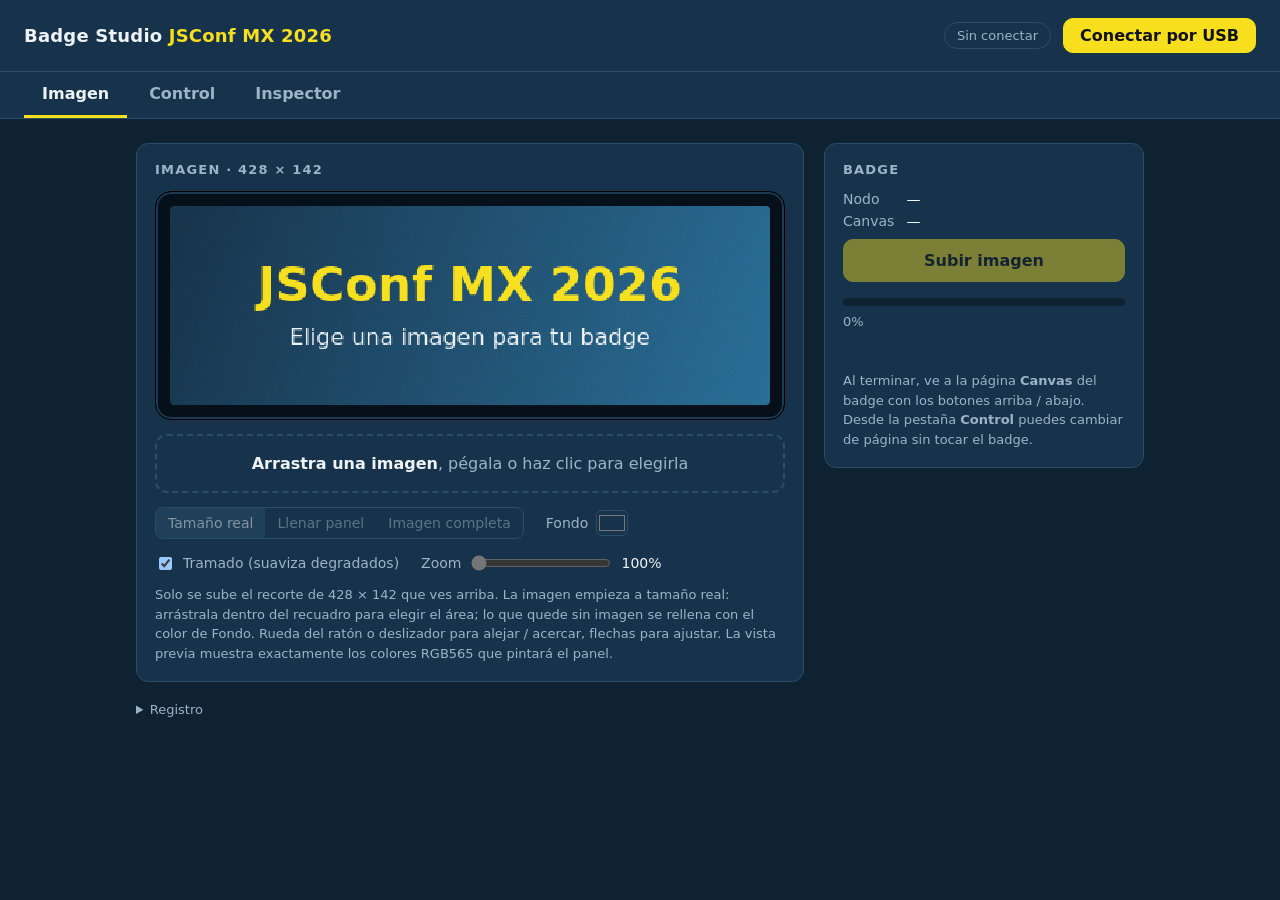
<file: badge-studio/index.html>
<!doctype html>
<html lang="es">
<head>
<meta charset="utf-8">
<meta name="viewport" content="width=device-width, initial-scale=1">
<title>Badge Studio · JSConf MX 2026</title>
<style>
  :root {
    --navy: #17334b;
    --navy-deep: #0e2232;
    --navy-line: #2a4d69;
    --gold: #e8b33c;
    --yellow: #f7df1e;
    --text: #eef3f7;
    --muted: #9db3c6;
    --ok: #5fd39a;
    --err: #ff7a7a;
    --radius: 12px;
    font-family: system-ui, -apple-system, "Segoe UI", Roboto, sans-serif;
    color-scheme: dark;
  }
  * { box-sizing: border-box; }
  body { margin: 0; background: var(--navy-deep); color: var(--text); min-height: 100vh; }
  header { display: flex; align-items: center; justify-content: space-between; gap: 16px;
           padding: 18px 24px; border-bottom: 1px solid var(--navy-line); background: var(--navy); }
  header h1 { margin: 0; font-size: 18px; font-weight: 650; letter-spacing: .2px; }
  header h1 span { color: var(--yellow); }
  .pill { font-size: 13px; padding: 5px 12px; border-radius: 999px; border: 1px solid var(--navy-line); color: var(--muted); white-space: nowrap; }
  .pill.on { color: var(--ok); border-color: var(--ok); }
  main { max-width: 1040px; margin: 0 auto; padding: 24px 16px 48px; }
  .panel { display: grid; gap: 20px; grid-template-columns: minmax(0, 1fr) 320px; align-items: start; }
  .panel[hidden] { display: none; }
  .stack { display: grid; gap: 20px; min-width: 0; }
  @media (max-width: 860px) { .panel { grid-template-columns: 1fr; } }
  .head-right { display: flex; align-items: center; gap: 12px; }
  .btn.inline { width: auto; margin: 0; padding: 7px 16px; }
  .tabs { display: flex; gap: 4px; padding: 0 24px; background: var(--navy); border-bottom: 1px solid var(--navy-line); }
  .tabs button { background: none; border: 0; border-bottom: 3px solid transparent; color: var(--muted); font: inherit;
                 font-weight: 600; padding: 12px 18px; cursor: pointer; }
  .tabs button:hover { color: var(--text); }
  .tabs button[aria-selected=true] { color: var(--text); border-bottom-color: var(--yellow); }
  .tabs button:focus-visible { outline: 2px solid var(--yellow); outline-offset: -2px; }
  section { background: var(--navy); border: 1px solid var(--navy-line); border-radius: var(--radius); padding: 18px; }
  h2 { margin: 0 0 14px; font-size: 13px; text-transform: uppercase; letter-spacing: 1.2px; color: var(--muted); font-weight: 600; }
  .bezel { background: #05101a; border-radius: 16px; padding: 14px; border: 1px solid #000; box-shadow: inset 0 0 0 2px #1d3a52; }
  #preview { display: block; width: 100%; aspect-ratio: 428 / 142; image-rendering: pixelated; background: #000; border-radius: 4px;
             touch-action: none; outline: none; }
  #preview.movable { cursor: grab; }
  #preview.dragging { cursor: grabbing; }
  #preview:focus-visible { box-shadow: 0 0 0 2px var(--yellow); }
  .zoom { display: inline-flex; align-items: center; gap: 8px; color: var(--muted); }
  .zoom input[type=range] { width: 140px; accent-color: var(--yellow); }
  .zoom output { min-width: 3.2em; font-variant-numeric: tabular-nums; color: var(--text); }
  .link { background: none; border: 0; color: var(--yellow); font: inherit; cursor: pointer; padding: 0; }
  .link:disabled { color: var(--muted); opacity: .5; cursor: not-allowed; }
  .drop { margin-top: 14px; border: 2px dashed var(--navy-line); border-radius: var(--radius); padding: 18px; text-align: center;
          color: var(--muted); cursor: pointer; transition: border-color .15s, background .15s; }
  .drop:hover, .drop.over { border-color: var(--yellow); background: rgba(247, 223, 30, .05); color: var(--text); }
  .drop strong { color: var(--text); }
  .controls { display: flex; flex-wrap: wrap; gap: 14px 22px; margin-top: 14px; align-items: center; font-size: 14px; }
  .seg { display: inline-flex; border: 1px solid var(--navy-line); border-radius: 8px; overflow: hidden; }
  .seg button { background: transparent; color: var(--muted); border: 0; padding: 7px 12px; font: inherit; cursor: pointer; }
  .seg button.active { background: var(--navy-line); color: var(--text); }
  .seg button:disabled { cursor: not-allowed; opacity: .5; }
  label { display: inline-flex; align-items: center; gap: 8px; color: var(--muted); }
  input[type=color] { width: 32px; height: 26px; border: 1px solid var(--navy-line); border-radius: 6px; background: none; padding: 0; }
  .btn { width: 100%; padding: 11px 14px; border-radius: 10px; border: 1px solid var(--navy-line); background: var(--navy-deep);
         color: var(--text); font: inherit; font-weight: 600; cursor: pointer; margin-top: 10px; }
  .btn.primary { background: var(--yellow); color: #111; border-color: var(--yellow); }
  .btn:disabled { opacity: .45; cursor: not-allowed; }
  dl { display: grid; grid-template-columns: auto 1fr; gap: 6px 12px; margin: 0; font-size: 14px; }
  dt { color: var(--muted); } dd { margin: 0; font-variant-numeric: tabular-nums; overflow-wrap: anywhere; }
  .bar { height: 8px; border-radius: 99px; background: var(--navy-deep); overflow: hidden; margin-top: 16px; }
  .bar > div { height: 100%; width: 0; background: linear-gradient(90deg, var(--gold), var(--yellow)); transition: width .1s; }
  .stat { display: flex; justify-content: space-between; font-size: 13px; color: var(--muted); margin-top: 8px; font-variant-numeric: tabular-nums; }
  .msg { font-size: 14px; margin-top: 12px; min-height: 1.3em; }
  .msg.ok { color: var(--ok); } .msg.err { color: var(--err); }
  details { margin-top: 20px; }
  details summary { cursor: pointer; color: var(--muted); font-size: 13px; }
  #log { margin-top: 10px; max-height: 220px; overflow: auto; font: 12px/1.5 ui-monospace, monospace; color: var(--muted); white-space: pre-wrap; }
  .hint { font-size: 13px; color: var(--muted); line-height: 1.5; margin: 12px 0 0; }
  .warn { display: none; border-color: var(--err); color: var(--err); margin-bottom: 20px; }

  /* ---- Control e Inspector ---- */
  .panel.one { grid-template-columns: minmax(0, 1fr); }
  .field { display: grid; gap: 6px; color: var(--muted); font-size: 13px; margin-top: 4px; }
  .field.grow { flex: 1 1 200px; } .field.short { width: 90px; }
  input[type=text] { background: var(--navy-deep); border: 1px solid var(--navy-line); border-radius: 8px; color: var(--text);
                     font: inherit; font-size: 15px; padding: 9px 12px; width: 100%; }
  input[type=text]:focus { outline: 2px solid var(--yellow); outline-offset: 1px; border-color: transparent; }
  input.mono, .mono { font-family: ui-monospace, "SFMono-Regular", Menlo, monospace; font-size: 13px; }
  .row { display: flex; flex-wrap: wrap; gap: 10px; align-items: flex-end; margin-top: 10px; }
  .row .btn { flex: 1 1 160px; margin-top: 0; width: auto; }
  .check { display: flex; margin-top: 14px; font-size: 13px; }
  code { font: 12px ui-monospace, Menlo, monospace; background: var(--navy-deep); padding: 1px 6px; border-radius: 4px; color: var(--text); }
  .pad { display: grid; gap: 10px; grid-template-columns: repeat(4, 1fr); }
  .shot { width: 100%; height: auto; display: block; image-rendering: pixelated; background: #000; border: 1px solid var(--line); border-radius: 8px; }
  a.btn { text-decoration: none; display: inline-flex; align-items: center; justify-content: center; }
  .padbtn { margin: 0; display: grid; gap: 4px; padding: 16px 8px; text-align: center; }
  .padbtn b { font-size: 15px; letter-spacing: .4px; }
  .padbtn small { font-weight: 400; color: var(--muted); font-size: 11px; font-family: ui-monospace, Menlo, monospace; }
  .padbtn:not(:disabled):hover { border-color: var(--yellow); }
  .padbtn.flash { background: var(--yellow); color: #111; } .padbtn.flash small { color: #333; }
  @media (max-width: 560px) { .pad { grid-template-columns: repeat(2, 1fr); } }
  .btn:focus-visible, .seg button:focus-visible { outline: 2px solid var(--yellow); outline-offset: 2px; }
  .empty { margin: 0; color: var(--muted); font-size: 13px; line-height: 1.5; }
  .inbox { display: grid; gap: 8px; max-height: 240px; overflow: auto; }
  .inbox .item { border-left: 3px solid var(--gold); background: var(--navy-deep); border-radius: 6px; padding: 8px 12px; font-size: 14px; }
  .inbox .item small { display: block; color: var(--muted); font-size: 12px; margin-bottom: 2px; }
  .nodes table { width: 100%; border-collapse: collapse; font-size: 13px; }
  .nodes th { text-align: left; color: var(--muted); font-weight: 600; padding: 4px 6px; border-bottom: 1px solid var(--navy-line); }
  .nodes td { padding: 6px; border-bottom: 1px solid rgba(42, 77, 105, .5); overflow-wrap: anywhere; }
  .split { display: grid; grid-template-columns: minmax(0, 1fr) minmax(0, 1.2fr); gap: 16px; margin-top: 14px; }
  @media (max-width: 860px) { .split { grid-template-columns: 1fr; } }
  .frames { max-height: 460px; overflow: auto; border: 1px solid var(--navy-line); border-radius: 8px; background: var(--navy-deep);
            font: 12px/1.4 ui-monospace, Menlo, monospace; }
  .frame { display: grid; grid-template-columns: 44px 66px 1fr 48px; gap: 8px; padding: 6px 10px; cursor: pointer; border-bottom: 1px solid rgba(42, 77, 105, .45); }
  .frame:hover { background: rgba(255, 255, 255, .04); }
  .frame[aria-selected=true] { background: rgba(247, 223, 30, .12); outline: 1px solid var(--yellow); outline-offset: -1px; }
  .frame .dir { font-weight: 700; } .frame.tx .dir { color: var(--gold); } .frame.rx .dir { color: var(--ok); }
  .frame .t { color: var(--muted); } .frame .n { color: var(--muted); text-align: right; }
  .detail { border: 1px solid var(--navy-line); border-radius: 8px; padding: 12px; background: var(--navy-deep); max-height: 460px; overflow: auto; min-width: 0; }
  .detail h3 { margin: 12px 0 6px; font-size: 12px; text-transform: uppercase; letter-spacing: 1px; color: var(--muted); }
  .detail h3:first-child { margin-top: 0; }
  .hex { font: 12px/1.6 ui-monospace, Menlo, monospace; word-break: break-all; }
  .hex .hdr { color: var(--yellow); } .hex .len { color: var(--gold); }
  .tree { font: 12px/1.6 ui-monospace, Menlo, monospace; }
  .tree div { padding-left: 16px; } .tree > div { padding-left: 0; }
  .tree .k { color: var(--yellow); } .tree .nm { color: var(--muted); } .tree .v { color: var(--text); } .tree .s { color: var(--ok); }
</style>
</head>
<body>
<header>
  <h1>Badge Studio <span>JSConf MX 2026</span></h1>
  <div class="head-right">
    <span id="status" class="pill">Sin conectar</span>
    <button id="connect" class="btn inline primary">Conectar por USB</button>
  </div>
</header>
<nav class="tabs" role="tablist" aria-label="Secciones">
  <button role="tab" id="t-imagen" aria-controls="p-imagen" aria-selected="true">Imagen</button>
  <button role="tab" id="t-control" aria-controls="p-control" aria-selected="false">Control</button>
  <button role="tab" id="t-inspector" aria-controls="p-inspector" aria-selected="false">Inspector</button>
</nav>

<main>
  <section id="unsupported" class="warn">
    Este navegador no soporta Web Serial. Usa Chrome o Edge de escritorio.
  </section>

  <div class="panel" id="p-imagen" role="tabpanel" aria-labelledby="t-imagen">
  <section>
    <h2>Imagen · 428 × 142</h2>
    <div class="bezel"><canvas id="preview" width="428" height="142" tabindex="0"
      aria-label="Vista previa. Arrastra para mover la imagen, rueda para zoom, flechas para ajustar."></canvas></div>
    <div id="drop" class="drop" tabindex="0">
      <strong>Arrastra una imagen</strong>, pégala o haz clic para elegirla
      <input id="file" type="file" accept="image/*" hidden>
    </div>
    <div class="controls">
      <div class="seg" role="group" aria-label="Encuadre rápido">
        <button data-preset="real" class="active" disabled>Tamaño real</button>
        <button data-preset="cover" disabled>Llenar panel</button>
        <button data-preset="contain" disabled>Imagen completa</button>
      </div>
      <label>Fondo <input id="bg" type="color" value="#17334b"></label>
      <label><input id="dither" type="checkbox" checked> Tramado (suaviza degradados)</label>
      <span class="zoom">Zoom <input id="zoom" type="range" min="0" max="3" step="0.01" value="0" disabled>
        <output id="zoomOut">100%</output></span>
    </div>
    <p class="hint">Solo se sube el recorte de 428 × 142 que ves arriba. La imagen empieza a tamaño real:
      arrástrala dentro del recuadro para elegir el área; lo que quede sin imagen se rellena con el color de
      Fondo. Rueda del ratón o deslizador para alejar / acercar, flechas para ajustar. La vista previa muestra exactamente los colores
      RGB565 que pintará el panel.</p>
  </section>

  <section>
    <h2>Badge</h2>
    <dl>
      <dt>Nodo</dt><dd id="node">—</dd>
      <dt>Canvas</dt><dd id="current">—</dd>
    </dl>
    <button id="upload" class="btn primary" disabled>Subir imagen</button>
    <button id="cancel" class="btn" hidden>Cancelar</button>
    <div class="bar"><div id="progress"></div></div>
    <div class="stat"><span id="pct">0%</span><span id="rate"></span></div>
    <div id="msg" class="msg"></div>
    <p class="hint">Al terminar, ve a la página <strong>Canvas</strong> del badge con los botones arriba / abajo.
      Desde la pestaña <strong>Control</strong> puedes cambiar de página sin tocar el badge.</p>
  </section>
  </div>

  <div class="panel" id="p-control" role="tabpanel" aria-labelledby="t-control" hidden>
    <div class="stack">
      <section>
        <h2>Mensaje</h2>
        <label class="field">Texto
          <input id="c-text" type="text" maxlength="120" placeholder="Hola, JSConf" autocomplete="off">
        </label>
        <div class="row">
          <button id="c-send-self" class="btn primary" data-needs-link>Mostrar en este badge</button>
          <button id="c-send-mesh" class="btn" data-needs-link>Enviar a la malla (LoRa)</button>
        </div>
        <p class="hint">«Mostrar en este badge» manda un mensaje directo al propio nodo: aparece como aviso en la pantalla y no
          sale por radio. «Enviar a la malla» lo transmite por LoRa a todos los nodos del canal; el canal usa la clave por
          defecto, así que no es privado.</p>
      </section>
      <section>
        <h2>Botones</h2>
        <div class="pad" role="group" aria-label="Botones del badge">
          <button class="btn padbtn up" data-press="UP" data-needs-link><b>ARRIBA</b><small>ALT_PRESS · 29</small></button>
          <button class="btn padbtn sel" data-press="SELECT" data-needs-link><b>SELECT</b><small>SELECT · 10</small></button>
          <button class="btn padbtn down" data-press="DOWN" data-needs-link><b>ABAJO</b><small>USER_PRESS · 28</small></button>
          <button class="btn padbtn back" data-press="BACK" data-needs-link><b>BACK</b><small>CANCEL · 24</small></button>
        </div>
        <label class="check"><input id="c-keys" type="checkbox"> Atajos de teclado: ↑ ↓ Enter Esc</label>
        <p class="hint">Cada botón envía un <code>send_input_event</code>: el badge reacciona igual que si lo pulsaras.
          Arriba y abajo cambian de página.</p>
      </section>
      <section>
        <h2>Pantalla del badge</h2>
        <canvas id="c-shot" class="shot" width="428" height="142" aria-label="Captura de la pantalla del badge"></canvas>
        <div class="row">
          <button id="c-shot-btn" class="btn primary" data-needs-link>Capturar pantalla</button>
          <a id="c-shot-save" class="btn" download="badge-pantalla.png" hidden>Guardar PNG</a>
        </div>
        <p class="hint">El badge guarda lo que acaba de pintar y la página lo descarga por XModem (~10 s). Pulsa
          ARRIBA o ABAJO y captura de nuevo para ver cada página. Requiere el firmware con capturas.</p>
      </section>
      <section>
        <h2>Nombre y reinicio</h2>
        <div class="row">
          <label class="field grow">Nombre largo <input id="c-long" type="text" maxlength="39" autocomplete="off"></label>
          <label class="field short">Corto <input id="c-short" type="text" maxlength="4" autocomplete="off"></label>
        </div>
        <div class="row">
          <button id="c-owner" class="btn primary" data-needs-link>Cambiar nombre</button>
          <button id="c-reboot" class="btn" data-needs-link>Reiniciar badge</button>
        </div>
        <p class="hint">Cambiar el nombre <strong>reinicia el badge</strong>: el puerto USB deja de responder unos segundos y la
          página se reconecta sola.</p>
      </section>
      <section>
        <h2>Mensajes recibidos</h2>
        <div id="c-inbox" class="inbox"><p class="empty">Aquí aparecen los textos que llegan al badge mientras estés conectado.</p></div>
      </section>
    </div>
    <div class="stack">
      <section>
        <h2>Estado</h2>
        <dl>
          <dt>Nodo</dt><dd id="s-node">—</dd>
          <dt>Nombre</dt><dd id="s-name">—</dd>
          <dt>Firmware</dt><dd id="s-fw">—</dd>
          <dt>Radio</dt><dd id="s-radio">—</dd>
          <dt>Rol</dt><dd id="s-role">—</dd>
          <dt>Bluetooth</dt><dd id="s-bt">—</dd>
          <dt>Reinicios</dt><dd id="s-boot">—</dd>
        </dl>
        <button id="c-refresh" class="btn" data-needs-link>Actualizar</button>
      </section>
      <section>
        <h2>Nodos cercanos</h2>
        <div id="c-nodes" class="nodes"><p class="empty">—</p></div>
      </section>
    </div>
  </div>

  <div class="panel one" id="p-inspector" role="tabpanel" aria-labelledby="t-inspector" hidden>
    <section>
      <h2>Inspector de tramas</h2>
      <div class="controls">
        <label><input id="i-capture" type="checkbox" checked> Capturar</label>
        <div class="seg" role="group" aria-label="Filtro">
          <button data-filter="all" class="active">Todo</button>
          <button data-filter="tx">Enviado</button>
          <button data-filter="rx">Recibido</button>
        </div>
        <button id="i-clear" class="link">Limpiar</button>
        <span id="i-count" class="hint"></span>
      </div>
      <div class="split">
        <div id="i-list" class="frames" role="listbox" aria-label="Tramas capturadas"></div>
        <div id="i-detail" class="detail"><p class="empty">Elige una trama para ver sus bytes y el árbol protobuf.</p></div>
      </div>
    </section>
    <section>
      <h2>Enviar un ToRadio en hexadecimal</h2>
      <label class="field"><span>Mensaje <code>ToRadio</code> en bytes hexadecimales</span>
        <input id="i-hex" type="text" class="mono" placeholder="1a 02 08 01" autocomplete="off" spellcheck="false">
      </label>
      <div class="row"><button id="i-send" class="btn" data-needs-link>Enviar</button></div>
      <p class="hint">Sin cabecera: la trama <code>94 c3 LEN</code> se agrega sola. Para experimentar, elige una trama enviada
        y usa «Editar y reenviar».</p>
    </section>
  </div>

  <details>
    <summary>Registro</summary>
    <div id="log"></div>
  </details>
</main>

<script src="badge-link.js"></script>
<script src="badge-control.js"></script>
<script>
(() => {
  const { WIDTH, HEIGHT, BYTES, PATH, BadgeLink, imageDataToRgb565, rgb565ToImageData } = BadgeCanvas;
  const $ = (id) => document.getElementById(id);
  const preview = $('preview');
  const ctx = preview.getContext('2d', { willReadFrequently: true });
  let source = null;
  // Framing: zoom is panel pixels per image pixel (1 = real size); (cx, cy) is the image pixel shown at
  // the center of the panel. Only the 428x142 panel is uploaded: the crop, plus background where the
  // image does not reach.
  const view = { zoom: 1, cx: 0, cy: 0 };
  let pixels = null;
  let link = null;
  let abort = null;
  // Bridge for control-ui.js: the current link, the shared log and the connect / disconnect events.
  const app = (window.badgeApp = { link: null, log: null, say: null, reconnect: null });

  const log = (text) => {
    $('log').textContent += new Date().toLocaleTimeString() + '  ' + text + '\n';
    $('log').scrollTop = $('log').scrollHeight;
  };
  const say = (text, kind = '') => { $('msg').textContent = text; $('msg').className = 'msg ' + kind; };
  app.log = log;
  app.say = say;

  if (!('serial' in navigator)) {
    $('unsupported').style.display = 'block';
    $('connect').disabled = true;
  } else if (/Firefox\//.test(navigator.userAgent)) {
    $('unsupported').textContent = 'Firefox: si el badge no aparece al conectar, Firefox está instalado como snap ' +
      '(Ubuntu), que no tiene acceso a puertos serie. El Firefox de Mozilla (.deb o descarga oficial) sí funciona.';
    $('unsupported').style.display = 'block';
  }

  const scaleOf = () => view.zoom;
  const presets = () => ({
    real: 1,
    cover: Math.max(WIDTH / source.width, HEIGHT / source.height),
    contain: Math.min(WIDTH / source.width, HEIGHT / source.height),
  });
  // From the whole image in the panel (or real size, if smaller) up to 8x real size.
  const zoomRange = () => {
    const p = presets();
    return { min: Math.min(1, p.contain), max: Math.max(8, p.cover) };
  };

  // The image moves freely on both axes; the only limit is that the center of the panel always shows
  // part of it. Uncovered areas take the background color.
  function clampView() {
    const onePixel = 1 / scaleOf(); // keep the far edge one panel pixel past the center
    view.cx = Math.min(Math.max(view.cx, 0), source.width - onePixel);
    view.cy = Math.min(Math.max(view.cy, 0), source.height - onePixel);
  }

  function setPreset(name) {
    view.zoom = presets()[name];
    view.cx = source.width / 2;
    view.cy = source.height / 2;
  }

  function render() {
    ctx.fillStyle = $('bg').value;
    ctx.fillRect(0, 0, WIDTH, HEIGHT);
    if (source) {
      clampView();
      const s = scaleOf();
      ctx.imageSmoothingQuality = 'high';
      ctx.drawImage(source, WIDTH / 2 - view.cx * s, HEIGHT / 2 - view.cy * s, source.width * s, source.height * s);
    } else {
      drawPlaceholder();
    }
    pixels = imageDataToRgb565(ctx.getImageData(0, 0, WIDTH, HEIGHT), $('dither').checked);
    ctx.putImageData(rgb565ToImageData(pixels), 0, 0);
    if (source) {
      // Logarithmic slider: image zooms span roughly 5% to 800%.
      const r = zoomRange();
      $('zoom').min = Math.log2(r.min);
      $('zoom').max = Math.log2(r.max);
      $('zoom').value = Math.log2(view.zoom);
      $('zoomOut').textContent = (view.zoom < 0.1 ? (view.zoom * 100).toFixed(1) : Math.round(view.zoom * 100)) + '%';
      const p = presets();
      document.querySelectorAll('.seg button').forEach((b) =>
        b.classList.toggle('active', Math.abs(view.zoom / p[b.dataset.preset] - 1) < 0.005));
    }
    updateButtons();
  }

  let frameRequested = false;
  function scheduleRender() {
    if (frameRequested) return;
    frameRequested = true;
    requestAnimationFrame(() => { frameRequested = false; render(); });
  }

  // Zoom keeping the source point under panel position (px, py) fixed.
  function zoomTo(zoom, px = WIDTH / 2, py = HEIGHT / 2) {
    const before = scaleOf();
    const ix = view.cx + (px - WIDTH / 2) / before;
    const iy = view.cy + (py - HEIGHT / 2) / before;
    const r = zoomRange();
    view.zoom = Math.min(r.max, Math.max(r.min, zoom));
    const after = scaleOf();
    view.cx = ix - (px - WIDTH / 2) / after;
    view.cy = iy - (py - HEIGHT / 2) / after;
    scheduleRender();
  }

  const canMove = () => !!source && !abort;
  const toPanel = (e) => {
    const r = preview.getBoundingClientRect();
    return { x: ((e.clientX - r.left) * WIDTH) / r.width, y: ((e.clientY - r.top) * HEIGHT) / r.height, k: WIDTH / r.width };
  };
  let drag = null;
  preview.addEventListener('pointerdown', (e) => {
    if (!canMove() || e.button !== 0) return;
    drag = { x: e.clientX, y: e.clientY, cx: view.cx, cy: view.cy };
    preview.setPointerCapture(e.pointerId);
    preview.classList.add('dragging');
  });
  preview.addEventListener('pointermove', (e) => {
    if (!drag) return;
    const { k } = toPanel(e);
    const s = scaleOf();
    view.cx = drag.cx - ((e.clientX - drag.x) * k) / s;
    view.cy = drag.cy - ((e.clientY - drag.y) * k) / s;
    scheduleRender();
  });
  const endDrag = () => { drag = null; preview.classList.remove('dragging'); };
  preview.addEventListener('pointerup', endDrag);
  preview.addEventListener('pointercancel', endDrag);
  preview.addEventListener('wheel', (e) => {
    if (!canMove()) return;
    e.preventDefault();
    const p = toPanel(e);
    zoomTo(view.zoom * Math.exp(-e.deltaY * 0.0015), p.x, p.y);
  }, { passive: false });
  preview.addEventListener('keydown', (e) => {
    if (!canMove()) return;
    const step = (e.shiftKey ? 20 : 2) / scaleOf();
    const moves = { ArrowLeft: [-step, 0], ArrowRight: [step, 0], ArrowUp: [0, -step], ArrowDown: [0, step] };
    if (moves[e.key]) {
      view.cx += moves[e.key][0];
      view.cy += moves[e.key][1];
      scheduleRender();
    } else if (e.key === '+' || e.key === '=') zoomTo(view.zoom * 1.1);
    else if (e.key === '-') zoomTo(view.zoom / 1.1);
    else if (e.key === '0') { setPreset('real'); scheduleRender(); }
    else return;
    e.preventDefault();
  });
  $('zoom').addEventListener('input', (e) => zoomTo(2 ** parseFloat(e.target.value)));
  document.querySelectorAll('.seg button').forEach((b) => b.addEventListener('click', () => {
    setPreset(b.dataset.preset);
    render();
  }));
  // Files can also be dropped straight onto the preview.
  preview.addEventListener('dragover', (e) => e.preventDefault());
  preview.addEventListener('drop', (e) => { e.preventDefault(); loadFile(e.dataTransfer.files[0]); });

  function drawPlaceholder() {
    const g = ctx.createLinearGradient(0, 0, WIDTH, HEIGHT);
    g.addColorStop(0, '#17334b');
    g.addColorStop(1, '#2a6f97');
    ctx.fillStyle = g;
    ctx.fillRect(0, 0, WIDTH, HEIGHT);
    ctx.fillStyle = '#f7df1e';
    ctx.font = 'bold 34px system-ui, sans-serif';
    ctx.textAlign = 'center';
    ctx.textBaseline = 'middle';
    ctx.fillText('JSConf MX 2026', WIDTH / 2, HEIGHT / 2 - 12);
    ctx.fillStyle = '#eef3f7';
    ctx.font = '16px system-ui, sans-serif';
    ctx.fillText('Elige una imagen para tu badge', WIDTH / 2, HEIGHT / 2 + 24);
  }

  function loadFile(file) {
    if (!file || !file.type.startsWith('image/')) return;
    const img = new Image();
    img.onload = () => {
      source = img;
      URL.revokeObjectURL(img.src);
      setPreset('real');
      log('Imagen: ' + file.name + ' (' + img.width + '×' + img.height + ')');
      render();
    };
    img.onerror = () => say('No se pudo leer esa imagen.', 'err');
    img.src = URL.createObjectURL(file);
  }

  $('drop').addEventListener('click', () => $('file').click());
  $('drop').addEventListener('keydown', (e) => { if (e.key === 'Enter' || e.key === ' ') $('file').click(); });
  $('file').addEventListener('change', (e) => loadFile(e.target.files[0]));
  ['dragenter', 'dragover'].forEach((t) => $('drop').addEventListener(t, (e) => { e.preventDefault(); $('drop').classList.add('over'); }));
  ['dragleave', 'drop'].forEach((t) => $('drop').addEventListener(t, () => $('drop').classList.remove('over')));
  $('drop').addEventListener('drop', (e) => { e.preventDefault(); loadFile(e.dataTransfer.files[0]); });
  document.addEventListener('paste', (e) => {
    const item = [...e.clipboardData.items].find((i) => i.type.startsWith('image/'));
    if (item) loadFile(item.getAsFile());
  });
  $('bg').addEventListener('input', render);
  $('dither').addEventListener('change', render);

  function updateButtons() {
    $('upload').disabled = !link || !pixels || !!abort;
    // The framing is locked while an upload is sending the current pixels.
    $('zoom').disabled = !canMove();
    document.querySelectorAll('.seg button').forEach((b) => { b.disabled = !canMove(); });
    preview.classList.toggle('movable', canMove());
  }

  function showBadge(info) {
    $('node').textContent = '!' + (info.node >>> 0).toString(16).padStart(8, '0');
    const size = info.files[PATH];
    $('current').textContent = size === BYTES ? 'imagen cargada' : size === undefined ? 'vacío' : 'incompleto (' + size + ' B)';
  }

  let connecting = false;

  function showDisconnected() {
    app.link = null;
    document.dispatchEvent(new Event('badge-disconnect'));
    $('status').textContent = 'Sin conectar'; $('status').className = 'pill';
    $('connect').textContent = 'Conectar por USB';
    $('node').textContent = $('current').textContent = '—';
    updateButtons();
  }

  // Take over a link whose handshake succeeded: from here on the whole page uses it.
  function adopt(attempt, info) {
    link = attempt;
    link.onDisconnect = (reason) => {
      if (link !== attempt) return;
      link = null; // an upload in progress fails on its own with the same message
      showDisconnected();
      log('Conexión perdida: ' + reason);
      if (app.expectReboot) {
        // The Control tab asked for a reboot (rename, restart): the port comes back by itself.
        app.expectReboot = false;
        reconnect();
      } else {
        say('Se perdió la conexión con el badge (¿se reinició o se desconectó?). Vuelve a conectar.', 'err');
      }
    };
    app.link = link;
    showBadge(info);
    log('Conectado a !' + (info.node >>> 0).toString(16) + ', reinicios: ' + info.rebootCount);
    $('status').textContent = 'Conectado'; $('status').className = 'pill on';
    $('connect').textContent = 'Desconectar';
    document.dispatchEvent(new Event('badge-connect'));
  }

  // After a reboot the badge enumerates again: reopen the first port this page already has permission for.
  async function reconnect() {
    const sleep = (ms) => new Promise((r) => setTimeout(r, ms));
    say('El badge se está reiniciando… reconectando.');
    $('connect').disabled = true;
    try {
      for (let i = 0; i < 12; i++) {
        await sleep(2000);
        let attempt = null;
        try {
          const ports = (await navigator.serial.getPorts()).filter((p) => p.getInfo().usbVendorId === 0x303a);
          if (!ports.length) continue;
          attempt = new BadgeLink(ports[0]);
          await attempt.open();
          const info = await attempt.handshake(6000);
          adopt(attempt, info);
          say('Badge reconectado.', 'ok');
          return true;
        } catch (_) {
          if (attempt) await attempt.close({ notify: false }).catch(() => {});
        }
      }
      say('No se pudo reconectar. Pulsa «Conectar por USB».', 'err');
      return false;
    } finally {
      $('connect').disabled = false;
    }
  }
  app.reconnect = reconnect;

  $('connect').addEventListener('click', async () => {
    if (connecting) return;
    if (link) {
      const old = link;
      link = null;
      await old.close();
      showDisconnected();
      say('');
      return;
    }
    // One attempt at a time: a second click while connecting would open the same port again.
    connecting = true;
    $('connect').disabled = true;
    $('connect').textContent = 'Conectando…';
    let attempt = null;
    try {
      say('Conectando…');
      attempt = await BadgeLink.request();
      const info = await attempt.handshake();
      adopt(attempt, info);
      say('');
    } catch (err) {
      if (attempt) await attempt.close().catch(() => {});
      let text = err.message;
      if (err.name === 'NotFoundError') {
        text = 'No se eligió ningún puerto. Si el badge no aparecía en la lista: puede estar abierto en otra ventana ' +
          'o pestaña de esta página (Firefox oculta los puertos ocupados), el cable USB puede no ser de datos o, en ' +
          'Linux, el navegador es un snap (Firefox y Chromium de Ubuntu no pueden ver puertos serie).';
      } else if (attempt && /device has been lost/i.test(attempt.lostReason || '') && /Linux/.test(navigator.userAgent)) {
        // Chromium on Linux: a tty left at min=0 by esptool/PlatformIO/pyserial reads 0 bytes when idle,
        // which Chromium reports as a lost device. Nothing was unplugged.
        text = 'El puerto quedó configurado por otro programa (esptool, PlatformIO, monitor serie) y Chromium lo ' +
          'interpreta como desconectado. Ejecuta en una terminal: stty -F /dev/ttyACM0 min 1 (y /dev/ttyACM1), ' +
          'o abre la página con abrir-chromium.sh, que lo hace solo, o reconecta el cable.';
      }
      showDisconnected();
      say(text, 'err');
      log('Error (' + err.name + '): ' + (err.cause ? err.cause.message : err.message) +
        (attempt && attempt.lostReason ? ' | motivo: ' + attempt.lostReason : '') +
        (attempt && attempt.skippedFrames ? ' | tramas ilegibles: ' + attempt.skippedFrames + ' (' + attempt.lastFrameError + ')' : ''));
    } finally {
      connecting = false;
      $('connect').disabled = false;
      if (!link) $('connect').textContent = 'Conectar por USB';
    }
    updateButtons();
  });

  $('upload').addEventListener('click', async () => {
    abort = new AbortController();
    updateButtons();
    $('cancel').hidden = false;
    const t0 = performance.now();
    say('Subiendo…');
    log('Subida iniciada: ' + BYTES + ' bytes a ' + PATH);
    try {
      const info = await link.uploadCanvas(pixels, {
        signal: abort.signal,
        onProgress(sent, total) {
          const secs = (performance.now() - t0) / 1000;
          const rate = sent / 1024 / Math.max(secs, 0.001);
          $('progress').style.width = (100 * sent / total).toFixed(1) + '%';
          $('pct').textContent = Math.floor(100 * sent / total) + '%';
          $('rate').textContent = rate.toFixed(1) + ' KB/s · faltan ' + Math.ceil((total - sent) / 1024 / Math.max(rate, 0.01)) + ' s';
        },
      });
      const secs = ((performance.now() - t0) / 1000).toFixed(1);
      showBadge(info);
      say('Imagen guardada y verificada en ' + secs + ' s.', 'ok');
      log('Subida verificada en ' + secs + ' s');
    } catch (err) {
      say(err.name === 'AbortError' ? 'Subida cancelada.' : err.message, 'err');
      log('Error: ' + err.message);
    } finally {
      abort = null;
      $('cancel').hidden = true;
      updateButtons();
    }
  });

  $('cancel').addEventListener('click', () => abort && abort.abort());
  // Closing or reloading the page: tell the badge we are gone so it stops writing to us.
  window.addEventListener('pagehide', () => { if (link) link.close(); });

  render();
})();

// Tabs: Imagen / Control / Inspector.
(() => {
  const tabs = [...document.querySelectorAll('.tabs [role=tab]')];
  function select(tab) {
    tabs.forEach((t) => {
      const on = t === tab;
      t.setAttribute('aria-selected', on);
      t.tabIndex = on ? 0 : -1;
      document.getElementById(t.getAttribute('aria-controls')).hidden = !on;
    });
    try { localStorage.setItem('badge-studio-tab', tab.id); } catch (_) {}
  }
  tabs.forEach((t, i) => {
    t.addEventListener('click', () => select(t));
    t.addEventListener('keydown', (e) => {
      const d = { ArrowRight: 1, ArrowLeft: -1 }[e.key];
      if (!d) return;
      const next = tabs[(i + d + tabs.length) % tabs.length];
      next.focus();
      select(next);
    });
  });
  let saved = null;
  try { saved = localStorage.getItem('badge-studio-tab'); } catch (_) {}
  select(tabs.find((t) => t.id === saved) || tabs[0]);
})();
</script>
<script src="control-ui.js"></script>
</body>
</html>
</file>
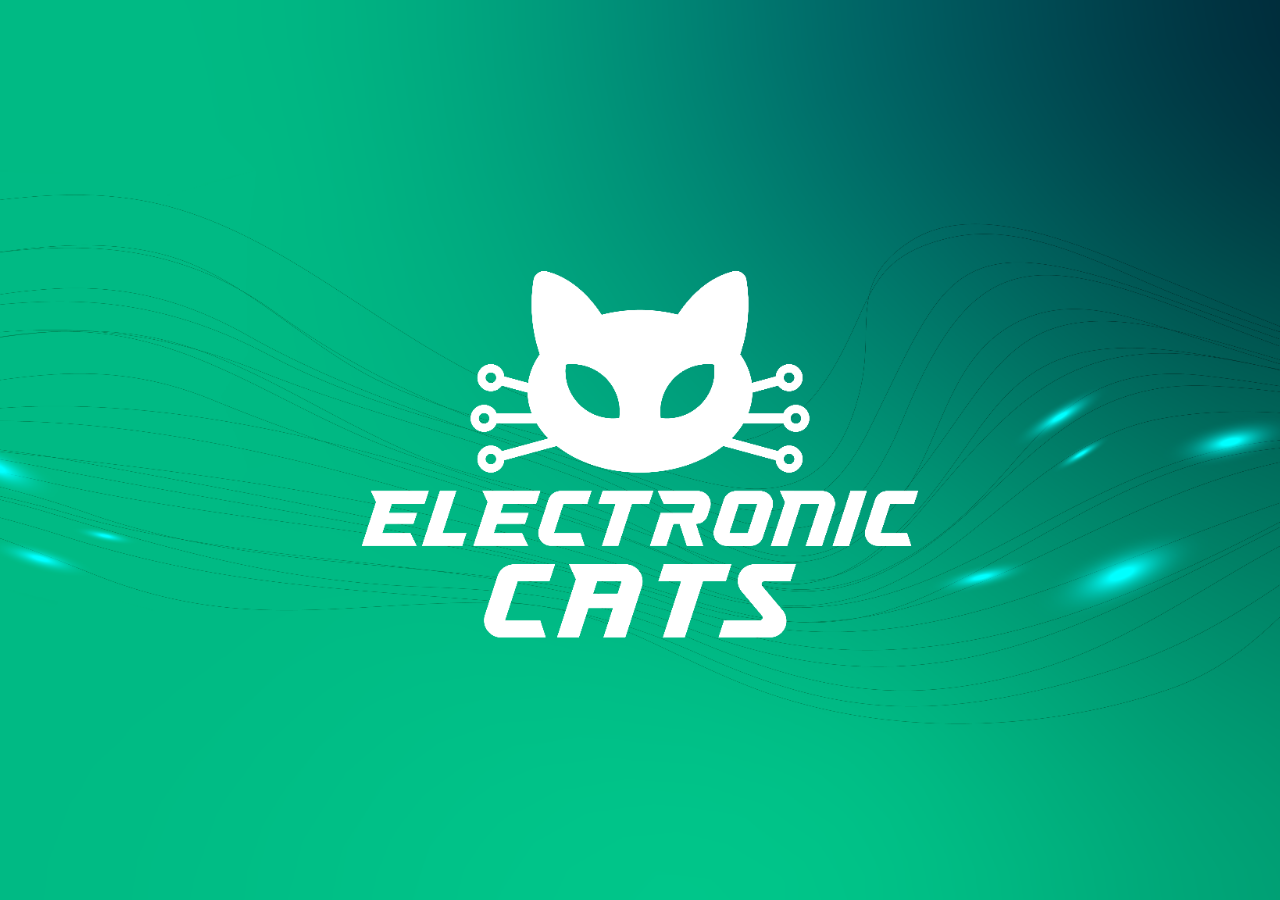
<file: presentacion/index.html>
<!DOCTYPE html>
<html lang="es">
<head>
<!-- Contenido: index.html · Estilos: styles.css · Lógica: app.js -->
<meta charset="UTF-8">
<meta name="viewport" content="width=device-width, initial-scale=1.0">
<title>LoRa · Bluetooth · USB · Meshtastic</title>
<link rel="stylesheet" href="styles.css">
</head>
<body>
<!-- Barra de progreso de la presentación -->
<div id="progress"></div>
<svg width="0" height="0" style="position:absolute" aria-hidden="true"><defs><marker id="ap-arr" viewBox="0 0 10 10" refX="9" refY="5" markerWidth="7" markerHeight="7" orient="auto-start-reverse"><path class="ap-arrow" d="M0 1L10 5L0 9z"/></marker></defs></svg>
<!-- ==================== DIAPOSITIVAS ==================== -->
<div id="deck">

<!-- ===== Diapositiva 01 · Apertura ===== -->
<!-- ===== Diapositiva 01 ===== -->
<section class="slide cover-slide" aria-label="Electronic Cats">
<div class="slide-num">1 / 41</div>
<span class="sr-only">Electronic Cats</span>
</section>


<!-- ===== Diapositiva 02 ===== -->
<section class="slide title-slide">
<div class="slide-num">2 / 41</div>
<div class="grid-bg"></div>
<div class="title-wrap">
  <div class="title-frame">
    <div class="event">JSCONF 2026</div>
    <div class="byline"><span class="g">Electronic Cats</span></div>
    <div class="rule"></div>
    <div class="presenter">Andrés Sabas</div>
    <div class="presenter">Heikki Perea</div>
  </div>
</div>
</section>


<!-- ===== Diapositiva 03 ===== -->
<section class="slide bio-slide">
<div class="slide-num">3 / 41</div>
<svg class="circuit bg-circuit" viewBox="0 0 1600 900" preserveAspectRatio="xMidYMid slice" aria-hidden="true"><g class="traces"><path d="M0 120 L260 120 L320 180 L520 180 M0 260 L180 260 L240 320 L240 470 L300 530 L430 530 M0 400 L120 400 L180 460 L180 640 L260 720 L560 720 M0 560 L90 560 L150 620 L150 800 L210 860 L380 860 M0 40 L420 40 L470 90 L700 90 M1600 110 L1330 110 L1270 170 L1060 170 M1600 250 L1440 250 L1380 310 L1380 430 L1320 490 L1150 490 M1600 420 L1500 420 L1440 480 L1440 650 L1370 720 L1090 720 M1600 580 L1530 580 L1480 630 L1480 790 L1420 850 L1240 850 M1600 40 L1180 40 L1130 90 L960 90 M700 900 L700 850 L760 790 M900 900 L900 860 L840 800"/></g><g class="pads"><circle cx="520" cy="180" r="9"/><circle class="via" cx="520" cy="180" r="3.500"/><circle cx="430" cy="530" r="9"/><circle class="via" cx="430" cy="530" r="3.500"/><circle cx="560" cy="720" r="9"/><circle class="via" cx="560" cy="720" r="3.500"/><circle cx="380" cy="860" r="9"/><circle class="via" cx="380" cy="860" r="3.500"/><circle cx="700" cy="90" r="9"/><circle class="via" cx="700" cy="90" r="3.500"/><circle cx="1060" cy="170" r="9"/><circle class="via" cx="1060" cy="170" r="3.500"/><circle cx="1150" cy="490" r="9"/><circle class="via" cx="1150" cy="490" r="3.500"/><circle cx="1090" cy="720" r="9"/><circle class="via" cx="1090" cy="720" r="3.500"/><circle cx="1240" cy="850" r="9"/><circle class="via" cx="1240" cy="850" r="3.500"/><circle cx="960" cy="90" r="9"/><circle class="via" cx="960" cy="90" r="3.500"/><circle cx="760" cy="790" r="9"/><circle class="via" cx="760" cy="790" r="3.500"/><circle cx="840" cy="800" r="9"/><circle class="via" cx="840" cy="800" r="3.500"/></g><g class="chips"><rect x="560" y="150" width="90" height="60" rx="4"/><path d="M575 150v-14M600 150v-14M625 150v-14M575 210v14M600 210v14M625 210v14"/><rect x="1000" y="740" width="110" height="70" rx="4"/><path d="M1020 740v-14M1055 740v-14M1090 740v-14M1020 810v14M1055 810v14M1090 810v14"/></g></svg>
<div class="bio-main">
  <h1>Andrés Sabas</h1>
  <div class="bio-role">Director Electronic Cats</div>
  <div class="bio-grid">
  <div class="bio-item"><svg viewBox="0 0 24 24" aria-hidden="true"><path d="M2 9l10-5 10 5-10 5z"/><path d="M6 11.5V16c0 1.5 3 3 6 3s6-1.500 6-3v-4.500"/><path d="M22 9v6"/></svg><b>Egresado del<br>Instituto de México</b><span>| Campus Ags.</span></div>
  <div class="bio-item"><svg viewBox="0 0 24 24" aria-hidden="true"><circle cx="8" cy="7" r="3"/><circle cx="16" cy="7" r="3"/><path d="M2 20v-3a5 5 0 0 1 5-5h2a5 5 0 0 1 5 5v3z"/><path d="M15 12h2a5 5 0 0 1 5 5v3h-5"/></svg><b>Co-Fundador de<br>Electronic Cats</b></div>
  <div class="bio-item"><svg viewBox="0 0 24 24" aria-hidden="true"><circle cx="8" cy="7" r="3"/><circle cx="16" cy="7" r="3"/><path d="M2 20v-3a5 5 0 0 1 5-5h2a5 5 0 0 1 5 5v3z"/><path d="M15 12h2a5 5 0 0 1 5 5v3h-5"/></svg><b>Co-Fundador de<br>The Inventor House</b><span>Hackerspace</span></div>
  <div class="bio-item"><svg viewBox="0 0 24 24" aria-hidden="true"><circle cx="12" cy="12" r="10"/><path d="M8 10c0 2-2 2-2 0s2-2 2 0zM16 10c0 2-2 2-2 0s2-2 2 0z"/></svg><b>Irreverente</b><span>&amp; Maker</span></div>
  <div class="bio-item"><svg viewBox="0 0 24 24" aria-hidden="true"><rect x="3" y="6" width="18" height="12" rx="2"/><path d="M7 10h2v4H7zM11 10h2v4h-2zM15 10h2v4h-2z"/><path d="M6 18v2M10 18v2M14 18v2M18 18v2"/></svg><b>Hago Hardware Libre</b></div>
  <div class="bio-item"><svg viewBox="0 0 24 24" aria-hidden="true"><path d="M12 2l9 5v10l-9 5-9-5V7z"/><path d="M3 7l9 5 9-5M12 12v10"/><circle cx="12" cy="7" r=".6"/><circle cx="7.500" cy="14" r=".6"/><circle cx="16.500" cy="14" r=".6"/></svg><b>Me gustan los juegos<br>de mesa, los viajes</b><span>&amp; comer</span></div>
  </div>
</div>
<div class="bio-photo" role="img" aria-label="Andrés Sabas" style="background-image:url('assets/people/andres-sabas.jpg')"></div>
</section>


<!-- ===== Diapositiva 04 ===== -->
<section class="slide bio-slide">
<div class="slide-num">4 / 41</div>
<svg class="circuit bg-circuit" viewBox="0 0 1600 900" preserveAspectRatio="xMidYMid slice" aria-hidden="true"><g class="traces"><path d="M0 120 L260 120 L320 180 L520 180 M0 260 L180 260 L240 320 L240 470 L300 530 L430 530 M0 400 L120 400 L180 460 L180 640 L260 720 L560 720 M0 560 L90 560 L150 620 L150 800 L210 860 L380 860 M0 40 L420 40 L470 90 L700 90 M1600 110 L1330 110 L1270 170 L1060 170 M1600 250 L1440 250 L1380 310 L1380 430 L1320 490 L1150 490 M1600 420 L1500 420 L1440 480 L1440 650 L1370 720 L1090 720 M1600 580 L1530 580 L1480 630 L1480 790 L1420 850 L1240 850 M1600 40 L1180 40 L1130 90 L960 90 M700 900 L700 850 L760 790 M900 900 L900 860 L840 800"/></g><g class="pads"><circle cx="520" cy="180" r="9"/><circle class="via" cx="520" cy="180" r="3.500"/><circle cx="430" cy="530" r="9"/><circle class="via" cx="430" cy="530" r="3.500"/><circle cx="560" cy="720" r="9"/><circle class="via" cx="560" cy="720" r="3.500"/><circle cx="380" cy="860" r="9"/><circle class="via" cx="380" cy="860" r="3.500"/><circle cx="700" cy="90" r="9"/><circle class="via" cx="700" cy="90" r="3.500"/><circle cx="1060" cy="170" r="9"/><circle class="via" cx="1060" cy="170" r="3.500"/><circle cx="1150" cy="490" r="9"/><circle class="via" cx="1150" cy="490" r="3.500"/><circle cx="1090" cy="720" r="9"/><circle class="via" cx="1090" cy="720" r="3.500"/><circle cx="1240" cy="850" r="9"/><circle class="via" cx="1240" cy="850" r="3.500"/><circle cx="960" cy="90" r="9"/><circle class="via" cx="960" cy="90" r="3.500"/><circle cx="760" cy="790" r="9"/><circle class="via" cx="760" cy="790" r="3.500"/><circle cx="840" cy="800" r="9"/><circle class="via" cx="840" cy="800" r="3.500"/></g><g class="chips"><rect x="560" y="150" width="90" height="60" rx="4"/><path d="M575 150v-14M600 150v-14M625 150v-14M575 210v14M600 210v14M625 210v14"/><rect x="1000" y="740" width="110" height="70" rx="4"/><path d="M1020 740v-14M1055 740v-14M1090 740v-14M1020 810v14M1055 810v14M1090 810v14"/></g></svg>
<div class="bio-main">
  <h1>Heikki Isa Perea Esparza</h1>
  <div class="bio-role">Desarrollador Electronic Cats</div>
  <div class="bio-grid">
      <div class="bio-item"><svg viewBox="0 0 24 24" aria-hidden="true"><path d="M2 9l10-5 10 5-10 5z"/><path d="M6 11.5V16c0 1.5 3 3 6 3s6-1.500 6-3v-4.500"/><path d="M22 9v6"/></svg><b>Egresado del<br>Tecnológico Nacional de México</b><span>| Campus Ags.</span></div>
  <div class="bio-item"><svg viewBox="0 0 24 24" aria-hidden="true"><circle cx="8" cy="7" r="3"/><circle cx="16" cy="7" r="3"/><path d="M2 20v-3a5 5 0 0 1 5-5h2a5 5 0 0 1 5 5v3z"/><path d="M15 12h2a5 5 0 0 1 5 5v3h-5"/></svg><b>Ingeniero de desarrollo de Sistemas Embebidos en<br>Electronic Cats</b></div>
  <div class="bio-item"><svg viewBox="0 0 24 24" aria-hidden="true"><path d="M8 7l-5 5 5 5M16 7l5 5-5 5M14 4l-4 16"/></svg><b>Apasionado por el código<br>y el hardware</b></div>

  <div class="bio-item"><svg viewBox="0 0 24 24" aria-hidden="true"><path d="M12 2l9 5v10l-9 5-9-5V7z"/><path d="M3 7l9 5 9-5M12 12v10"/><circle cx="12" cy="7" r=".6"/><circle cx="7.500" cy="14" r=".6"/><circle cx="16.500" cy="14" r=".6"/></svg><b>Me gustan los videojuegos<br>las matemáticas y la programación</b></div>
  </div>
</div>
<div class="bio-photo" role="img" aria-label="Heikki Perea" style="background-image:url('assets/people/heikki-perea.jpg');background-position:40% 30%"></div>
</section>


<!-- ===== Diapositiva 05 ===== -->
<section class="slide about-slide">
<div class="slide-num">5 / 41</div>
<svg class="circuit" viewBox="0 0 1600 900" preserveAspectRatio="xMidYMid slice" aria-hidden="true"><g class="traces"><path d="M0 120 L260 120 L320 180 L520 180 M0 260 L180 260 L240 320 L240 470 L300 530 L430 530 M0 400 L120 400 L180 460 L180 640 L260 720 L560 720 M0 560 L90 560 L150 620 L150 800 L210 860 L380 860 M0 40 L420 40 L470 90 L700 90 M1600 110 L1330 110 L1270 170 L1060 170 M1600 250 L1440 250 L1380 310 L1380 430 L1320 490 L1150 490 M1600 420 L1500 420 L1440 480 L1440 650 L1370 720 L1090 720 M1600 580 L1530 580 L1480 630 L1480 790 L1420 850 L1240 850 M1600 40 L1180 40 L1130 90 L960 90 M700 900 L700 850 L760 790 M900 900 L900 860 L840 800"/></g><g class="pads"><circle cx="520" cy="180" r="9"/><circle class="via" cx="520" cy="180" r="3.500"/><circle cx="430" cy="530" r="9"/><circle class="via" cx="430" cy="530" r="3.500"/><circle cx="560" cy="720" r="9"/><circle class="via" cx="560" cy="720" r="3.500"/><circle cx="380" cy="860" r="9"/><circle class="via" cx="380" cy="860" r="3.500"/><circle cx="700" cy="90" r="9"/><circle class="via" cx="700" cy="90" r="3.500"/><circle cx="1060" cy="170" r="9"/><circle class="via" cx="1060" cy="170" r="3.500"/><circle cx="1150" cy="490" r="9"/><circle class="via" cx="1150" cy="490" r="3.500"/><circle cx="1090" cy="720" r="9"/><circle class="via" cx="1090" cy="720" r="3.500"/><circle cx="1240" cy="850" r="9"/><circle class="via" cx="1240" cy="850" r="3.500"/><circle cx="960" cy="90" r="9"/><circle class="via" cx="960" cy="90" r="3.500"/><circle cx="760" cy="790" r="9"/><circle class="via" cx="760" cy="790" r="3.500"/><circle cx="840" cy="800" r="9"/><circle class="via" cx="840" cy="800" r="3.500"/></g><g class="chips"><rect x="560" y="150" width="90" height="60" rx="4"/><path d="M575 150v-14M600 150v-14M625 150v-14M575 210v14M600 210v14M625 210v14"/><rect x="1000" y="740" width="110" height="70" rx="4"/><path d="M1020 740v-14M1055 740v-14M1090 740v-14M1020 810v14M1055 810v14M1090 810v14"/></g></svg>
<div class="about-wrap">
  <div class="kicker">Electronic Cats</div>
  <h1>¿Quiénes somos?</h1>
  <p>Somos una empresa mexicana dedicada al diseño y desarrollo de <b>hardware</b> y <b>sistemas embebidos</b>.</p>
  <p>Desarrollamos <b>productos propios</b> en el ámbito de la <b>electrónica</b> que van dirigidos a desarrolladores, profesores, hobbistas, aficionados, makers, profesionales o público en general.</p>
  <p>También ofrecemos <b>soluciones tecnológicas personalizadas</b> a empresas, instituciones o personas que requieran un servicio de diseño, consultoría y/o desarrollo de alta calidad y con un amplio soporte.</p>
  <div class="qr-mini"><svg viewBox="0 0 29 29" role="img" aria-label="Código QR de https://electroniccats.com"><path fill="#0a2323" d="M2 2h1v1h-1zM3 2h1v1h-1zM4 2h1v1h-1zM5 2h1v1h-1zM6 2h1v1h-1zM7 2h1v1h-1zM8 2h1v1h-1zM13 2h1v1h-1zM16 2h1v1h-1zM17 2h1v1h-1zM20 2h1v1h-1zM21 2h1v1h-1zM22 2h1v1h-1zM23 2h1v1h-1zM24 2h1v1h-1zM25 2h1v1h-1zM26 2h1v1h-1zM2 3h1v1h-1zM8 3h1v1h-1zM11 3h1v1h-1zM15 3h1v1h-1zM17 3h1v1h-1zM20 3h1v1h-1zM26 3h1v1h-1zM2 4h1v1h-1zM4 4h1v1h-1zM5 4h1v1h-1zM6 4h1v1h-1zM8 4h1v1h-1zM13 4h1v1h-1zM16 4h1v1h-1zM18 4h1v1h-1zM20 4h1v1h-1zM22 4h1v1h-1zM23 4h1v1h-1zM24 4h1v1h-1zM26 4h1v1h-1zM2 5h1v1h-1zM4 5h1v1h-1zM5 5h1v1h-1zM6 5h1v1h-1zM8 5h1v1h-1zM12 5h1v1h-1zM13 5h1v1h-1zM14 5h1v1h-1zM16 5h1v1h-1zM20 5h1v1h-1zM22 5h1v1h-1zM23 5h1v1h-1zM24 5h1v1h-1zM26 5h1v1h-1zM2 6h1v1h-1zM4 6h1v1h-1zM5 6h1v1h-1zM6 6h1v1h-1zM8 6h1v1h-1zM11 6h1v1h-1zM13 6h1v1h-1zM15 6h1v1h-1zM16 6h1v1h-1zM17 6h1v1h-1zM18 6h1v1h-1zM20 6h1v1h-1zM22 6h1v1h-1zM23 6h1v1h-1zM24 6h1v1h-1zM26 6h1v1h-1zM2 7h1v1h-1zM8 7h1v1h-1zM10 7h1v1h-1zM14 7h1v1h-1zM16 7h1v1h-1zM17 7h1v1h-1zM20 7h1v1h-1zM26 7h1v1h-1zM2 8h1v1h-1zM3 8h1v1h-1zM4 8h1v1h-1zM5 8h1v1h-1zM6 8h1v1h-1zM7 8h1v1h-1zM8 8h1v1h-1zM10 8h1v1h-1zM12 8h1v1h-1zM14 8h1v1h-1zM16 8h1v1h-1zM18 8h1v1h-1zM20 8h1v1h-1zM21 8h1v1h-1zM22 8h1v1h-1zM23 8h1v1h-1zM24 8h1v1h-1zM25 8h1v1h-1zM26 8h1v1h-1zM11 9h1v1h-1zM16 9h1v1h-1zM2 10h1v1h-1zM5 10h1v1h-1zM7 10h1v1h-1zM8 10h1v1h-1zM10 10h1v1h-1zM11 10h1v1h-1zM12 10h1v1h-1zM13 10h1v1h-1zM15 10h1v1h-1zM16 10h1v1h-1zM17 10h1v1h-1zM18 10h1v1h-1zM19 10h1v1h-1zM21 10h1v1h-1zM3 11h1v1h-1zM4 11h1v1h-1zM6 11h1v1h-1zM10 11h1v1h-1zM11 11h1v1h-1zM15 11h1v1h-1zM18 11h1v1h-1zM19 11h1v1h-1zM20 11h1v1h-1zM26 11h1v1h-1zM2 12h1v1h-1zM3 12h1v1h-1zM5 12h1v1h-1zM7 12h1v1h-1zM8 12h1v1h-1zM9 12h1v1h-1zM10 12h1v1h-1zM12 12h1v1h-1zM15 12h1v1h-1zM16 12h1v1h-1zM18 12h1v1h-1zM19 12h1v1h-1zM22 12h1v1h-1zM25 12h1v1h-1zM26 12h1v1h-1zM3 13h1v1h-1zM7 13h1v1h-1zM9 13h1v1h-1zM10 13h1v1h-1zM11 13h1v1h-1zM15 13h1v1h-1zM18 13h1v1h-1zM22 13h1v1h-1zM2 14h1v1h-1zM5 14h1v1h-1zM6 14h1v1h-1zM7 14h1v1h-1zM8 14h1v1h-1zM12 14h1v1h-1zM14 14h1v1h-1zM15 14h1v1h-1zM17 14h1v1h-1zM18 14h1v1h-1zM19 14h1v1h-1zM20 14h1v1h-1zM23 14h1v1h-1zM25 14h1v1h-1zM26 14h1v1h-1zM7 15h1v1h-1zM10 15h1v1h-1zM13 15h1v1h-1zM16 15h1v1h-1zM19 15h1v1h-1zM20 15h1v1h-1zM21 15h1v1h-1zM23 15h1v1h-1zM24 15h1v1h-1zM26 15h1v1h-1zM2 16h1v1h-1zM4 16h1v1h-1zM5 16h1v1h-1zM6 16h1v1h-1zM7 16h1v1h-1zM8 16h1v1h-1zM9 16h1v1h-1zM13 16h1v1h-1zM16 16h1v1h-1zM18 16h1v1h-1zM20 16h1v1h-1zM21 16h1v1h-1zM22 16h1v1h-1zM24 16h1v1h-1zM26 16h1v1h-1zM3 17h1v1h-1zM6 17h1v1h-1zM7 17h1v1h-1zM11 17h1v1h-1zM12 17h1v1h-1zM13 17h1v1h-1zM14 17h1v1h-1zM15 17h1v1h-1zM22 17h1v1h-1zM25 17h1v1h-1zM2 18h1v1h-1zM3 18h1v1h-1zM8 18h1v1h-1zM9 18h1v1h-1zM10 18h1v1h-1zM12 18h1v1h-1zM13 18h1v1h-1zM14 18h1v1h-1zM18 18h1v1h-1zM19 18h1v1h-1zM20 18h1v1h-1zM21 18h1v1h-1zM22 18h1v1h-1zM23 18h1v1h-1zM24 18h1v1h-1zM10 19h1v1h-1zM11 19h1v1h-1zM13 19h1v1h-1zM14 19h1v1h-1zM15 19h1v1h-1zM18 19h1v1h-1zM22 19h1v1h-1zM23 19h1v1h-1zM26 19h1v1h-1zM2 20h1v1h-1zM3 20h1v1h-1zM4 20h1v1h-1zM5 20h1v1h-1zM6 20h1v1h-1zM7 20h1v1h-1zM8 20h1v1h-1zM15 20h1v1h-1zM16 20h1v1h-1zM17 20h1v1h-1zM18 20h1v1h-1zM20 20h1v1h-1zM22 20h1v1h-1zM23 20h1v1h-1zM25 20h1v1h-1zM26 20h1v1h-1zM2 21h1v1h-1zM8 21h1v1h-1zM10 21h1v1h-1zM11 21h1v1h-1zM12 21h1v1h-1zM14 21h1v1h-1zM16 21h1v1h-1zM18 21h1v1h-1zM22 21h1v1h-1zM23 21h1v1h-1zM24 21h1v1h-1zM25 21h1v1h-1zM26 21h1v1h-1zM2 22h1v1h-1zM4 22h1v1h-1zM5 22h1v1h-1zM6 22h1v1h-1zM8 22h1v1h-1zM11 22h1v1h-1zM12 22h1v1h-1zM14 22h1v1h-1zM15 22h1v1h-1zM18 22h1v1h-1zM19 22h1v1h-1zM20 22h1v1h-1zM21 22h1v1h-1zM22 22h1v1h-1zM23 22h1v1h-1zM25 22h1v1h-1zM2 23h1v1h-1zM4 23h1v1h-1zM5 23h1v1h-1zM6 23h1v1h-1zM8 23h1v1h-1zM10 23h1v1h-1zM11 23h1v1h-1zM12 23h1v1h-1zM14 23h1v1h-1zM17 23h1v1h-1zM21 23h1v1h-1zM22 23h1v1h-1zM23 23h1v1h-1zM24 23h1v1h-1zM2 24h1v1h-1zM4 24h1v1h-1zM5 24h1v1h-1zM6 24h1v1h-1zM8 24h1v1h-1zM11 24h1v1h-1zM12 24h1v1h-1zM17 24h1v1h-1zM21 24h1v1h-1zM22 24h1v1h-1zM24 24h1v1h-1zM26 24h1v1h-1zM2 25h1v1h-1zM8 25h1v1h-1zM12 25h1v1h-1zM13 25h1v1h-1zM15 25h1v1h-1zM16 25h1v1h-1zM18 25h1v1h-1zM23 25h1v1h-1zM2 26h1v1h-1zM3 26h1v1h-1zM4 26h1v1h-1zM5 26h1v1h-1zM6 26h1v1h-1zM7 26h1v1h-1zM8 26h1v1h-1zM10 26h1v1h-1zM14 26h1v1h-1zM15 26h1v1h-1zM17 26h1v1h-1zM18 26h1v1h-1zM19 26h1v1h-1zM21 26h1v1h-1zM25 26h1v1h-1zM26 26h1v1h-1z"/></svg><div><b>Electronic Cats</b><span>electroniccats.com</span></div></div>
</div>
<div class="about-photo">
  <svg class="circuit-dense" viewBox="0 0 640 900" preserveAspectRatio="xMidYMid slice" aria-hidden="true"><g class="traces"><path d="M0 50 L121 50 L163 8 L295 8 M640 64 L571 64 M640 105 L455 105 L414 64 L280 64 M0 119 L124 119 M0 160 L107 160 L139 128 L370 128 M640 174 L527 174 M640 215 L552 215 L520 183 L292 183 M0 229 L67 229 M0 270 L185 270 L245 210 L422 210 M640 284 L500 284 M640 325 L480 325 L432 277 L211 277 M0 339 L66 339 M0 380 L74 380 L116 338 M640 380 L572 380 L534 418 M0 435 L69 435 L112 392 M640 435 L561 435 L533 407 M0 490 L97 490 L133 454 M640 490 L574 490 L531 447 M0 545 L63 545 L103 505 M640 545 L537 545 L502 580 M0 600 L139 600 L180 641 L376 641 M640 614 L549 614 M640 655 L459 655 L407 603 L225 603 M0 669 L70 669 M0 710 L153 710 L199 756 L445 756 M640 724 L537 724 M640 765 L467 765 L428 804 L290 804 M0 779 L75 779 M0 820 L145 820 L180 855 L387 855 M640 834 L561 834 M30 0 L30 330 M30 590 L30 900 M610 0 L610 330 M610 590 L610 900"/></g><g class="pads"><circle cx="295" cy="8" r="8"/><circle class="via" cx="295" cy="8" r="2.800"/><circle cx="571" cy="64" r="8"/><circle class="via" cx="571" cy="64" r="2.800"/><circle cx="280" cy="64" r="8"/><circle class="via" cx="280" cy="64" r="2.800"/><circle cx="124" cy="119" r="8"/><circle class="via" cx="124" cy="119" r="2.800"/><circle cx="370" cy="128" r="8"/><circle class="via" cx="370" cy="128" r="2.800"/><circle cx="527" cy="174" r="8"/><circle class="via" cx="527" cy="174" r="2.800"/><circle cx="292" cy="183" r="8"/><circle class="via" cx="292" cy="183" r="2.800"/><circle cx="67" cy="229" r="8"/><circle class="via" cx="67" cy="229" r="2.800"/><circle cx="422" cy="210" r="8"/><circle class="via" cx="422" cy="210" r="2.800"/><circle cx="500" cy="284" r="8"/><circle class="via" cx="500" cy="284" r="2.800"/><circle cx="211" cy="277" r="8"/><circle class="via" cx="211" cy="277" r="2.800"/><circle cx="66" cy="339" r="8"/><circle class="via" cx="66" cy="339" r="2.800"/><circle cx="116" cy="338" r="8"/><circle class="via" cx="116" cy="338" r="2.800"/><circle cx="534" cy="418" r="8"/><circle class="via" cx="534" cy="418" r="2.800"/><circle cx="112" cy="392" r="8"/><circle class="via" cx="112" cy="392" r="2.800"/><circle cx="533" cy="407" r="8"/><circle class="via" cx="533" cy="407" r="2.800"/><circle cx="133" cy="454" r="8"/><circle class="via" cx="133" cy="454" r="2.800"/><circle cx="531" cy="447" r="8"/><circle class="via" cx="531" cy="447" r="2.800"/><circle cx="103" cy="505" r="8"/><circle class="via" cx="103" cy="505" r="2.800"/><circle cx="502" cy="580" r="8"/><circle class="via" cx="502" cy="580" r="2.800"/><circle cx="376" cy="641" r="8"/><circle class="via" cx="376" cy="641" r="2.800"/><circle cx="549" cy="614" r="8"/><circle class="via" cx="549" cy="614" r="2.800"/><circle cx="225" cy="603" r="8"/><circle class="via" cx="225" cy="603" r="2.800"/><circle cx="70" cy="669" r="8"/><circle class="via" cx="70" cy="669" r="2.800"/><circle cx="445" cy="756" r="8"/><circle class="via" cx="445" cy="756" r="2.800"/><circle cx="537" cy="724" r="8"/><circle class="via" cx="537" cy="724" r="2.800"/><circle cx="290" cy="804" r="8"/><circle class="via" cx="290" cy="804" r="2.800"/><circle cx="75" cy="779" r="8"/><circle class="via" cx="75" cy="779" r="2.800"/><circle cx="387" cy="855" r="8"/><circle class="via" cx="387" cy="855" r="2.800"/><circle cx="561" cy="834" r="8"/><circle class="via" cx="561" cy="834" r="2.800"/><circle cx="30" cy="330" r="8"/><circle class="via" cx="30" cy="330" r="2.800"/><circle cx="30" cy="590" r="8"/><circle class="via" cx="30" cy="590" r="2.800"/><circle cx="610" cy="330" r="8"/><circle class="via" cx="610" cy="330" r="2.800"/><circle cx="610" cy="590" r="8"/><circle class="via" cx="610" cy="590" r="2.800"/></g><g class="chips"><rect x="70" y="110" width="80" height="52" rx="4"/><rect x="500" y="790" width="84" height="54" rx="4"/><rect x="60" y="780" width="70" height="48" rx="4"/><rect x="510" y="120" width="76" height="50" rx="4"/></g></svg>
  <img class="about-logo" src="assets/theme/ec-logo-stacked-white.png" alt="Electronic Cats">
</div>
</section>


<!-- ===== Diapositiva 06 ===== -->
<section class="slide agenda-slide">
<div class="slide-num">6 / 41</div>
<svg class="circuit bg-circuit" viewBox="0 0 1600 900" preserveAspectRatio="xMidYMid slice" aria-hidden="true"><g class="traces"><path d="M0 120 L260 120 L320 180 L520 180 M0 260 L180 260 L240 320 L240 470 L300 530 L430 530 M0 400 L120 400 L180 460 L180 640 L260 720 L560 720 M0 560 L90 560 L150 620 L150 800 L210 860 L380 860 M0 40 L420 40 L470 90 L700 90 M1600 110 L1330 110 L1270 170 L1060 170 M1600 250 L1440 250 L1380 310 L1380 430 L1320 490 L1150 490 M1600 420 L1500 420 L1440 480 L1440 650 L1370 720 L1090 720 M1600 580 L1530 580 L1480 630 L1480 790 L1420 850 L1240 850 M1600 40 L1180 40 L1130 90 L960 90 M700 900 L700 850 L760 790 M900 900 L900 860 L840 800"/></g><g class="pads"><circle cx="520" cy="180" r="9"/><circle class="via" cx="520" cy="180" r="3.500"/><circle cx="430" cy="530" r="9"/><circle class="via" cx="430" cy="530" r="3.500"/><circle cx="560" cy="720" r="9"/><circle class="via" cx="560" cy="720" r="3.500"/><circle cx="380" cy="860" r="9"/><circle class="via" cx="380" cy="860" r="3.500"/><circle cx="700" cy="90" r="9"/><circle class="via" cx="700" cy="90" r="3.500"/><circle cx="1060" cy="170" r="9"/><circle class="via" cx="1060" cy="170" r="3.500"/><circle cx="1150" cy="490" r="9"/><circle class="via" cx="1150" cy="490" r="3.500"/><circle cx="1090" cy="720" r="9"/><circle class="via" cx="1090" cy="720" r="3.500"/><circle cx="1240" cy="850" r="9"/><circle class="via" cx="1240" cy="850" r="3.500"/><circle cx="960" cy="90" r="9"/><circle class="via" cx="960" cy="90" r="3.500"/><circle cx="760" cy="790" r="9"/><circle class="via" cx="760" cy="790" r="3.500"/><circle cx="840" cy="800" r="9"/><circle class="via" cx="840" cy="800" r="3.500"/></g><g class="chips"><rect x="560" y="150" width="90" height="60" rx="4"/><path d="M575 150v-14M600 150v-14M625 150v-14M575 210v14M600 210v14M625 210v14"/><rect x="1000" y="740" width="110" height="70" rx="4"/><path d="M1020 740v-14M1055 740v-14M1090 740v-14M1020 810v14M1055 810v14M1090 810v14"/></g></svg>
<div class="kicker">Taller</div>
<h1>Qué vamos a hacer</h1>
<div class="agenda-wrap">
  <ol class="agenda-list">
    <li><span class="ag-n">1</span><span class="ag-t"><b>Las tecnologías</b><i>Meshtastic, LoRa, Bluetooth, USB y Web Serial</i></span></li>
    <li><span class="ag-n">2</span><span class="ag-t"><b>El badge, su esquemático y la malla</b><i>Qué hace, cómo es por dentro y cómo habla con Meshtastic</i></span></li>
    <li><span class="ag-n">3</span><span class="ag-t"><b>Control con JavaScript</b><i>Web Serial, tramas y protobuf, byte a byte</i></span></li>
    <li><span class="ag-n">4</span><span class="ag-t"><b>Preparación y el skill</b><i>Apps, cable, navegador y el skill de tu agente</i></span></li>
    <li><span class="ag-n">5</span><span class="ag-t"><b>Ejemplo 1 · Control básico</b><i>Conectar, mandar texto, simular botones</i></span></li>
    <li><span class="ag-n">6</span><span class="ag-t"><b>Ejemplo 2 · Tu propia imagen</b><i>428×142 píxeles por USB</i></span></li>
    <li><span class="ag-n">7</span><span class="ag-t"><b>Proyecto libre</b><i>Haz algo tuyo con el badge</i></span></li>
    <li><span class="ag-n">8</span><span class="ag-t"><b>Recursos y cierre</b><i>Repositorio, app y contacto</i></span></li>
  </ol>
  <aside class="can-card agenda-rules">
    <h3>Para trabajar</h3>
    <ul>
      <li>Tu badge JSCONF 2026</li>
      <li>Cable USB-C <b>de datos</b></li>
      <li>Chrome o Edge en computadora</li>
      <li>Repositorio descargado</li>
      <li>Preguntas en cualquier momento</li>
    </ul>
  </aside>
</div>
</section>


<!-- ===== Diapositiva 07 ===== -->
<section class="slide can-slide">
<div class="slide-num">7 / 41</div>
<svg class="circuit bg-circuit" viewBox="0 0 1600 900" preserveAspectRatio="xMidYMid slice" aria-hidden="true"><g class="traces"><path d="M0 120 L260 120 L320 180 L520 180 M0 260 L180 260 L240 320 L240 470 L300 530 L430 530 M0 400 L120 400 L180 460 L180 640 L260 720 L560 720 M0 560 L90 560 L150 620 L150 800 L210 860 L380 860 M0 40 L420 40 L470 90 L700 90 M1600 110 L1330 110 L1270 170 L1060 170 M1600 250 L1440 250 L1380 310 L1380 430 L1320 490 L1150 490 M1600 420 L1500 420 L1440 480 L1440 650 L1370 720 L1090 720 M1600 580 L1530 580 L1480 630 L1480 790 L1420 850 L1240 850 M1600 40 L1180 40 L1130 90 L960 90 M700 900 L700 850 L760 790 M900 900 L900 860 L840 800"/></g><g class="pads"><circle cx="520" cy="180" r="9"/><circle class="via" cx="520" cy="180" r="3.500"/><circle cx="430" cy="530" r="9"/><circle class="via" cx="430" cy="530" r="3.500"/><circle cx="560" cy="720" r="9"/><circle class="via" cx="560" cy="720" r="3.500"/><circle cx="380" cy="860" r="9"/><circle class="via" cx="380" cy="860" r="3.500"/><circle cx="700" cy="90" r="9"/><circle class="via" cx="700" cy="90" r="3.500"/><circle cx="1060" cy="170" r="9"/><circle class="via" cx="1060" cy="170" r="3.500"/><circle cx="1150" cy="490" r="9"/><circle class="via" cx="1150" cy="490" r="3.500"/><circle cx="1090" cy="720" r="9"/><circle class="via" cx="1090" cy="720" r="3.500"/><circle cx="1240" cy="850" r="9"/><circle class="via" cx="1240" cy="850" r="3.500"/><circle cx="960" cy="90" r="9"/><circle class="via" cx="960" cy="90" r="3.500"/><circle cx="760" cy="790" r="9"/><circle class="via" cx="760" cy="790" r="3.500"/><circle cx="840" cy="800" r="9"/><circle class="via" cx="840" cy="800" r="3.500"/></g><g class="chips"><rect x="560" y="150" width="90" height="60" rx="4"/><path d="M575 150v-14M600 150v-14M625 150v-14M575 210v14M600 210v14M625 210v14"/><rect x="1000" y="740" width="110" height="70" rx="4"/><path d="M1020 740v-14M1055 740v-14M1090 740v-14M1020 810v14M1055 810v14M1090 810v14"/></g></svg>
<div class="kicker">Tecnologías</div>
<h1>Las piezas que vamos<br>a usar</h1>
<div class="can-grid">
  <div class="can-card"><svg viewBox="0 0 24 24" aria-hidden="true"><circle cx="12" cy="5" r="2.500"/><circle cx="5" cy="19" r="2.500"/><circle cx="19" cy="19" r="2.500"/><path d="M12 7.500v4M12 11.500L6 17M12 11.500l6 5.500"/></svg><h3>Meshtastic</h3><p>Red mesh de mensajería, de código abierto. Es el firmware que corre el badge.</p></div>
  <div class="can-card"><svg viewBox="0 0 24 24" aria-hidden="true"><circle cx="12" cy="15" r="1.600"/><path d="M8.500 11.500a5 5 0 0 1 7 0M5.500 8.500a9 9 0 0 1 13 0M2.500 5.500a13 13 0 0 1 19 0"/></svg><h3>LoRa</h3><p>El radio de largo alcance y bajo consumo con el que los nodos se hablan.</p></div>
  <div class="can-card"><svg viewBox="0 0 24 24" aria-hidden="true"><path d="M7 7l10 10-5 4V3l5 4L7 17"/></svg><h3>BLE (Bluetooth LE)</h3><p>Conecta tu celular con el badge para usar la app de Meshtastic.</p></div>
  <div class="can-card"><svg viewBox="0 0 24 24" aria-hidden="true"><path d="M12 3v14M12 3l-2.500 3M12 3l2.500 3M5 12v3a2 2 0 0 0 2 2h3M19 9v4a2 2 0 0 1-2 2h-3"/><circle cx="5" cy="10" r="1.600"/><rect x="17.500" y="6.500" width="3" height="3"/><circle cx="12" cy="20" r="1.600"/></svg><h3>USB y Web Serial</h3><p>El puerto serie USB por el que tu página le habla al badge. Es lo que más vamos a ver.</p></div>
  <div class="can-card"><svg viewBox="0 0 24 24" aria-hidden="true"><rect x="3" y="4" width="18" height="16" rx="2"/><path d="M7 9h4M7 12h10M7 15h7"/></svg><h3>Protobuf</h3><p>El formato compacto de los mensajes. Lo armaremos a mano, byte a byte.</p></div>
  <div class="can-card"><svg viewBox="0 0 24 24" aria-hidden="true"><path d="M8 7l-5 5 5 5M16 7l5 5-5 5M14 4l-4 16"/></svg><h3>JavaScript</h3><p>Tu código en Chrome o Edge: sin servidor, sin instalar nada y sin firmware nuevo.</p></div>
</div>
</section>


<!-- ===== Diapositiva 08 ===== -->
<section class="slide what-slide">
<div class="slide-num">8 / 41</div>
<svg class="circuit bg-circuit" viewBox="0 0 1600 900" preserveAspectRatio="xMidYMid slice" aria-hidden="true"><g class="traces"><path d="M0 120 L260 120 L320 180 L520 180 M0 260 L180 260 L240 320 L240 470 L300 530 L430 530 M0 400 L120 400 L180 460 L180 640 L260 720 L560 720 M0 560 L90 560 L150 620 L150 800 L210 860 L380 860 M0 40 L420 40 L470 90 L700 90 M1600 110 L1330 110 L1270 170 L1060 170 M1600 250 L1440 250 L1380 310 L1380 430 L1320 490 L1150 490 M1600 420 L1500 420 L1440 480 L1440 650 L1370 720 L1090 720 M1600 580 L1530 580 L1480 630 L1480 790 L1420 850 L1240 850 M1600 40 L1180 40 L1130 90 L960 90 M700 900 L700 850 L760 790 M900 900 L900 860 L840 800"/></g><g class="pads"><circle cx="520" cy="180" r="9"/><circle class="via" cx="520" cy="180" r="3.500"/><circle cx="430" cy="530" r="9"/><circle class="via" cx="430" cy="530" r="3.500"/><circle cx="560" cy="720" r="9"/><circle class="via" cx="560" cy="720" r="3.500"/><circle cx="380" cy="860" r="9"/><circle class="via" cx="380" cy="860" r="3.500"/><circle cx="700" cy="90" r="9"/><circle class="via" cx="700" cy="90" r="3.500"/><circle cx="1060" cy="170" r="9"/><circle class="via" cx="1060" cy="170" r="3.500"/><circle cx="1150" cy="490" r="9"/><circle class="via" cx="1150" cy="490" r="3.500"/><circle cx="1090" cy="720" r="9"/><circle class="via" cx="1090" cy="720" r="3.500"/><circle cx="1240" cy="850" r="9"/><circle class="via" cx="1240" cy="850" r="3.500"/><circle cx="960" cy="90" r="9"/><circle class="via" cx="960" cy="90" r="3.500"/><circle cx="760" cy="790" r="9"/><circle class="via" cx="760" cy="790" r="3.500"/><circle cx="840" cy="800" r="9"/><circle class="via" cx="840" cy="800" r="3.500"/></g><g class="chips"><rect x="560" y="150" width="90" height="60" rx="4"/><path d="M575 150v-14M600 150v-14M625 150v-14M575 210v14M600 210v14M625 210v14"/><rect x="1000" y="740" width="110" height="70" rx="4"/><path d="M1020 740v-14M1055 740v-14M1090 740v-14M1020 810v14M1055 810v14M1090 810v14"/></g></svg>
<div class="kicker">Tecnologías · Meshtastic</div>
<h1>Mensajes sin internet<br>ni red celular</h1>
<p class="what-lead">Meshtastic es un proyecto de <b>código abierto</b> que usa radios LoRa para formar una red mesh de mensajería.</p>
<div class="can-grid">
  <div class="can-card"><svg viewBox="0 0 24 24" aria-hidden="true"><circle cx="12" cy="15" r="1.600"/><path d="M8.500 11.500a5 5 0 0 1 7 0M5.500 8.500a9 9 0 0 1 13 0M2.500 5.500a13 13 0 0 1 19 0"/></svg><h3>Radios LoRa</h3><p>Los nodos se hablan por radio, a larga distancia y con muy poca energía. Sin antenas de celular ni internet.</p></div>
  <div class="can-card"><svg viewBox="0 0 24 24" aria-hidden="true"><circle cx="12" cy="5" r="2.500"/><circle cx="5" cy="19" r="2.500"/><circle cx="19" cy="19" r="2.500"/><path d="M12 7.500v4M12 11.500L6 17M12 11.500l6 5.500"/></svg><h3>Una red mesh</h3><p>Cada nodo puede retransmitir lo que oye, así que la red crece con cada nodo nuevo.</p></div>
  <div class="can-card"><svg viewBox="0 0 24 24" aria-hidden="true"><rect x="7" y="2" width="10" height="20" rx="2.500"/><path d="M10.500 18.500h3"/></svg><h3>Tu celular como pantalla</h3><p>La app (Android, iOS o web) se conecta al nodo por Bluetooth para leer y escribir mensajes.</p></div>
</div>
<ul class="chips">
  <li>Mensajes de texto, posición y telemetría</li>
  <li>Firmware para ESP32 y nRF52</li>
  <li>Mensajes cifrados con AES por canal</li>
</ul>
<p class="what-note">El canal del badge usa la clave por defecto de Meshtastic: sirve para el taller, pero no es privado.</p>
</section>


<!-- ===== Diapositiva 09 ===== -->
<section class="slide can-slide ap-center">
<div class="slide-num">9 / 41</div>
<svg class="circuit bg-circuit" viewBox="0 0 1600 900" preserveAspectRatio="xMidYMid slice" aria-hidden="true"><g class="traces"><path d="M0 120 L260 120 L320 180 L520 180 M0 260 L180 260 L240 320 L240 470 L300 530 L430 530 M0 400 L120 400 L180 460 L180 640 L260 720 L560 720 M0 560 L90 560 L150 620 L150 800 L210 860 L380 860 M0 40 L420 40 L470 90 L700 90 M1600 110 L1330 110 L1270 170 L1060 170 M1600 250 L1440 250 L1380 310 L1380 430 L1320 490 L1150 490 M1600 420 L1500 420 L1440 480 L1440 650 L1370 720 L1090 720 M1600 580 L1530 580 L1480 630 L1480 790 L1420 850 L1240 850 M1600 40 L1180 40 L1130 90 L960 90 M700 900 L700 850 L760 790 M900 900 L900 860 L840 800"/></g><g class="pads"><circle cx="520" cy="180" r="9"/><circle class="via" cx="520" cy="180" r="3.500"/><circle cx="430" cy="530" r="9"/><circle class="via" cx="430" cy="530" r="3.500"/><circle cx="560" cy="720" r="9"/><circle class="via" cx="560" cy="720" r="3.500"/><circle cx="380" cy="860" r="9"/><circle class="via" cx="380" cy="860" r="3.500"/><circle cx="700" cy="90" r="9"/><circle class="via" cx="700" cy="90" r="3.500"/><circle cx="1060" cy="170" r="9"/><circle class="via" cx="1060" cy="170" r="3.500"/><circle cx="1150" cy="490" r="9"/><circle class="via" cx="1150" cy="490" r="3.500"/><circle cx="1090" cy="720" r="9"/><circle class="via" cx="1090" cy="720" r="3.500"/><circle cx="1240" cy="850" r="9"/><circle class="via" cx="1240" cy="850" r="3.500"/><circle cx="960" cy="90" r="9"/><circle class="via" cx="960" cy="90" r="3.500"/><circle cx="760" cy="790" r="9"/><circle class="via" cx="760" cy="790" r="3.500"/><circle cx="840" cy="800" r="9"/><circle class="via" cx="840" cy="800" r="3.500"/></g><g class="chips"><rect x="560" y="150" width="90" height="60" rx="4"/><path d="M575 150v-14M600 150v-14M625 150v-14M575 210v14M600 210v14M625 210v14"/><rect x="1000" y="740" width="110" height="70" rx="4"/><path d="M1020 740v-14M1055 740v-14M1090 740v-14M1020 810v14M1055 810v14M1090 810v14"/></g></svg>
<div class="kicker">Tecnologías · Meshtastic</div>
<h1>Cliente · Router · híbridos</h1>
<div class="can-grid" style="grid-template-columns:repeat(3,minmax(0,1fr))">
  <div class="can-card"><svg viewBox="0 0 24 24" aria-hidden="true"><rect x="7" y="2" width="10" height="20" rx="2.500"/><path d="M10.500 18.500h3"/></svg><h3>Cliente</h3><p>Es un rol de nodo, no la app del celular. Que retransmita depende del rol y de la configuración; la app se conecta por Bluetooth, USB o Wi-Fi según el equipo.</p></div>
  <div class="can-card"><svg viewBox="0 0 24 24" aria-hidden="true"><circle cx="12" cy="12" r="3"/><path d="M12 3v3M12 18v3M3 12h3M18 12h3M5.600 5.600l2.100 2.100M16.300 16.300l2.100 2.100M18.400 5.600l-2.100 2.100M7.700 16.300l-2.100 2.100"/></svg><h3>Router / repetidor</h3><p>Nodo configurado para priorizar el reenvío. Puede ampliar la cobertura; pide buena ubicación y configuración adecuada.</p></div>
  <div class="can-card"><svg viewBox="0 0 24 24" aria-hidden="true"><circle cx="12" cy="12" r="9"/><path d="M5.600 5.600l12.800 12.800"/></svg><h3>CLIENT_MUTE y otros</h3><p>CLIENT_MUTE no retransmite paquetes de otros nodos. Un mismo equipo puede dar interfaz y radio; el reenvío depende del rol.</p></div>
</div>
</section>


<!-- ===== Diapositiva 10 ===== -->
<section class="slide mesh-slide" data-tour="mesh">
<div class="slide-num">10 / 41</div>
<svg class="circuit bg-circuit" viewBox="0 0 1600 900" preserveAspectRatio="xMidYMid slice" aria-hidden="true"><g class="traces"><path d="M0 120 L260 120 L320 180 L520 180 M0 260 L180 260 L240 320 L240 470 L300 530 L430 530 M0 400 L120 400 L180 460 L180 640 L260 720 L560 720 M0 560 L90 560 L150 620 L150 800 L210 860 L380 860 M0 40 L420 40 L470 90 L700 90 M1600 110 L1330 110 L1270 170 L1060 170 M1600 250 L1440 250 L1380 310 L1380 430 L1320 490 L1150 490 M1600 420 L1500 420 L1440 480 L1440 650 L1370 720 L1090 720 M1600 580 L1530 580 L1480 630 L1480 790 L1420 850 L1240 850 M1600 40 L1180 40 L1130 90 L960 90 M700 900 L700 850 L760 790 M900 900 L900 860 L840 800"/></g><g class="pads"><circle cx="520" cy="180" r="9"/><circle class="via" cx="520" cy="180" r="3.500"/><circle cx="430" cy="530" r="9"/><circle class="via" cx="430" cy="530" r="3.500"/><circle cx="560" cy="720" r="9"/><circle class="via" cx="560" cy="720" r="3.500"/><circle cx="380" cy="860" r="9"/><circle class="via" cx="380" cy="860" r="3.500"/><circle cx="700" cy="90" r="9"/><circle class="via" cx="700" cy="90" r="3.500"/><circle cx="1060" cy="170" r="9"/><circle class="via" cx="1060" cy="170" r="3.500"/><circle cx="1150" cy="490" r="9"/><circle class="via" cx="1150" cy="490" r="3.500"/><circle cx="1090" cy="720" r="9"/><circle class="via" cx="1090" cy="720" r="3.500"/><circle cx="1240" cy="850" r="9"/><circle class="via" cx="1240" cy="850" r="3.500"/><circle cx="960" cy="90" r="9"/><circle class="via" cx="960" cy="90" r="3.500"/><circle cx="760" cy="790" r="9"/><circle class="via" cx="760" cy="790" r="3.500"/><circle cx="840" cy="800" r="9"/><circle class="via" cx="840" cy="800" r="3.500"/></g><g class="chips"><rect x="560" y="150" width="90" height="60" rx="4"/><path d="M575 150v-14M600 150v-14M625 150v-14M575 210v14M600 210v14M625 210v14"/><rect x="1000" y="740" width="110" height="70" rx="4"/><path d="M1020 740v-14M1055 740v-14M1090 740v-14M1020 810v14M1055 810v14M1090 810v14"/></g></svg>
<div class="kicker">Tecnologías · Meshtastic</div>
<h1>Cómo viaja un mensaje</h1>
<div class="mesh-diagram">
  <svg class="mesh-svg" viewBox="0 0 1000 400" role="img" aria-label="Un mensaje se propaga de nodo en nodo hasta agotar su límite de 3 saltos">
    <g class="m-base"><line x1="70" y1="200" x2="230" y2="110"/><line x1="70" y1="200" x2="230" y2="290"/><line x1="230" y1="110" x2="390" y2="60"/><line x1="230" y1="110" x2="390" y2="200"/><line x1="230" y1="290" x2="390" y2="200"/><line x1="230" y1="290" x2="390" y2="340"/><line x1="390" y1="60" x2="550" y2="120"/><line x1="390" y1="200" x2="550" y2="120"/><line x1="390" y1="200" x2="550" y2="280"/><line x1="390" y1="340" x2="550" y2="280"/><line x1="550" y1="120" x2="710" y2="200"/><line x1="550" y1="280" x2="710" y2="200"/><line x1="710" y1="200" x2="880" y2="200"/><g class="m-n idle"><circle cx="70" cy="200" r="24"/><text x="70" y="207">A</text></g><g class="m-n idle"><circle cx="230" cy="110" r="24"/><text x="230" y="117">B</text></g><g class="m-n idle"><circle cx="230" cy="290" r="24"/><text x="230" y="297">C</text></g><g class="m-n idle"><circle cx="390" cy="60" r="24"/><text x="390" y="67">D</text></g><g class="m-n idle"><circle cx="390" cy="200" r="24"/><text x="390" y="207">E</text></g><g class="m-n idle"><circle cx="390" cy="340" r="24"/><text x="390" y="347">F</text></g><g class="m-n idle"><circle cx="550" cy="120" r="24"/><text x="550" y="127">G</text></g><g class="m-n idle"><circle cx="550" cy="280" r="24"/><text x="550" y="287">H</text></g><g class="m-n idle"><circle cx="710" cy="200" r="24"/><text x="710" y="207">I</text></g><g class="m-n idle"><circle cx="880" cy="200" r="24"/><text x="880" y="207">J</text></g></g>
    <g class="spot" data-k="1"><g class="m-e"><line x1="70" y1="200" x2="230" y2="110"/><line x1="70" y1="200" x2="230" y2="290"/></g><circle class="m-ring" cx="70" cy="200" r="24"/><circle class="m-ring r2" cx="70" cy="200" r="24"/><g class="m-n"><circle cx="70" cy="200" r="24"/><text x="70" y="207">A</text></g><g class="m-n"><circle cx="230" cy="110" r="24"/><text x="230" y="117">B</text></g><g class="m-n"><circle cx="230" cy="290" r="24"/><text x="230" y="297">C</text></g></g>
    <g class="spot" data-k="2"><g class="m-e"><line x1="230" y1="110" x2="390" y2="60"/><line x1="230" y1="110" x2="390" y2="200"/><line x1="230" y1="290" x2="390" y2="200"/><line x1="230" y1="290" x2="390" y2="340"/></g><g class="m-n"><circle cx="390" cy="60" r="24"/><text x="390" y="67">D</text></g><g class="m-n"><circle cx="390" cy="200" r="24"/><text x="390" y="207">E</text></g><g class="m-n"><circle cx="390" cy="340" r="24"/><text x="390" y="347">F</text></g></g>
    <g class="spot" data-k="3"><g class="m-e"><line x1="390" y1="60" x2="550" y2="120"/><line x1="390" y1="200" x2="550" y2="120"/><line x1="390" y1="200" x2="550" y2="280"/><line x1="390" y1="340" x2="550" y2="280"/></g><g class="m-n"><circle cx="550" cy="120" r="24"/><text x="550" y="127">G</text></g><g class="m-n"><circle cx="550" cy="280" r="24"/><text x="550" y="287">H</text></g></g>
    <g class="spot" data-k="4"><g class="m-e"><line x1="550" y1="120" x2="710" y2="200"/><line x1="550" y1="280" x2="710" y2="200"/></g><path class="m-x" d="M696 154l28 28M724 154l-28 28"/><g class="m-n"><circle cx="710" cy="200" r="24"/><text x="710" y="207">I</text></g></g>
    <g class="spot nosig" data-k="5"><line x1="710" y1="200" x2="880" y2="200" class="m-gap"/><g class="m-n gone"><circle cx="880" cy="200" r="24"/><text x="880" y="207">J</text></g><path class="m-x" d="M866 154l28 28M894 154l-28 28"/></g>
  </svg>
</div>
<aside class="tour-panel" aria-live="polite">
  <div class="tour-count"><span class="tour-now">0</span> / 5</div>
    <div class="tour-card on" data-k="0"><h2>Un mensaje, varios saltos</h2><p>En una malla cada nodo puede retransmitir lo que oye. Avanza con las flechas y sigue un mensaje desde el nodo A.</p></div>
    <div class="tour-card" data-k="1"><h2>El nodo A envía</h2><p>El mensaje sale por LoRa con un límite de 3 saltos. Lo oyen sus vecinos directos: B y C.</p></div>
    <div class="tour-card" data-k="2"><h2>Primer salto</h2><p>B y C lo retransmiten. Ahora lo oyen D, E y F, que A no alcanzaba.</p></div>
    <div class="tour-card" data-k="3"><h2>Segundo salto</h2><p>D, E y F lo retransmiten y llega a G y H. Los mensajes repetidos se descartan.</p></div>
    <div class="tour-card" data-k="4"><h2>Tercer salto</h2><p>G y H lo retransmiten por última vez. I lo recibe, pero el límite de saltos llegó a 0: ya no lo reenvía.</p></div>
    <div class="tour-card" data-k="5"><h2>Fuera de alcance</h2><p>J queda más allá del límite y no lo recibe. Por eso un mensaje no puede circular sin fin.</p></div>
</aside>
</section>


<!-- ===== Diapositiva 11 ===== -->
<section class="slide ap-slide">
<div class="slide-num">11 / 41</div>
<svg class="circuit bg-circuit" viewBox="0 0 1600 900" preserveAspectRatio="xMidYMid slice" aria-hidden="true"><g class="traces"><path d="M0 120 L260 120 L320 180 L520 180 M0 260 L180 260 L240 320 L240 470 L300 530 L430 530 M0 400 L120 400 L180 460 L180 640 L260 720 L560 720 M0 560 L90 560 L150 620 L150 800 L210 860 L380 860 M0 40 L420 40 L470 90 L700 90 M1600 110 L1330 110 L1270 170 L1060 170 M1600 250 L1440 250 L1380 310 L1380 430 L1320 490 L1150 490 M1600 420 L1500 420 L1440 480 L1440 650 L1370 720 L1090 720 M1600 580 L1530 580 L1480 630 L1480 790 L1420 850 L1240 850 M1600 40 L1180 40 L1130 90 L960 90 M700 900 L700 850 L760 790 M900 900 L900 860 L840 800"/></g><g class="pads"><circle cx="520" cy="180" r="9"/><circle class="via" cx="520" cy="180" r="3.500"/><circle cx="430" cy="530" r="9"/><circle class="via" cx="430" cy="530" r="3.500"/><circle cx="560" cy="720" r="9"/><circle class="via" cx="560" cy="720" r="3.500"/><circle cx="380" cy="860" r="9"/><circle class="via" cx="380" cy="860" r="3.500"/><circle cx="700" cy="90" r="9"/><circle class="via" cx="700" cy="90" r="3.500"/><circle cx="1060" cy="170" r="9"/><circle class="via" cx="1060" cy="170" r="3.500"/><circle cx="1150" cy="490" r="9"/><circle class="via" cx="1150" cy="490" r="3.500"/><circle cx="1090" cy="720" r="9"/><circle class="via" cx="1090" cy="720" r="3.500"/><circle cx="1240" cy="850" r="9"/><circle class="via" cx="1240" cy="850" r="3.500"/><circle cx="960" cy="90" r="9"/><circle class="via" cx="960" cy="90" r="3.500"/><circle cx="760" cy="790" r="9"/><circle class="via" cx="760" cy="790" r="3.500"/><circle cx="840" cy="800" r="9"/><circle class="via" cx="840" cy="800" r="3.500"/></g><g class="chips"><rect x="560" y="150" width="90" height="60" rx="4"/><path d="M575 150v-14M600 150v-14M625 150v-14M575 210v14M600 210v14M625 210v14"/><rect x="1000" y="740" width="110" height="70" rx="4"/><path d="M1020 740v-14M1055 740v-14M1090 740v-14M1020 810v14M1055 810v14M1090 810v14"/></g></svg>
<div class="kicker">Tecnologías · LoRa</div>
<h1>LoRa: Long Range</h1>
<div class="ap-grid">
<ul class="ap-list">
<li>Tecnología inalámbrica de <b>largo alcance y bajo consumo</b>. Su capa física usa la modulación <b>Chirp Spread Spectrum (CSS)</b>.</li>
<li>La desarrolló Cycleo; <b>Semtech</b> la adquirió en 2012 y fabrica los transceptores.</li>
<li>Cada región tiene su banda: <b>EU868</b>, <b>US915</b>, <b>AS923</b> o cerca de <b>433 MHz</b>. El badge usa <b>915 MHz</b>.</li>
<li>LoRaWAN es un protocolo de red que puede usarla; Meshtastic usa LoRa directamente, sin gateways.</li>
</ul>
<div class="ap-fig"><h3>¿De qué depende el alcance?</h3><svg class="dg" viewBox="0 0 420 250" role="img" aria-label="El alcance de LoRa depende de antenas, potencia, obstáculos y ruido"><circle class="ring" cx="210" cy="125" r="40" opacity=".9"/><circle class="ring" cx="210" cy="125" r="75" opacity=".55"/><circle class="ring" cx="210" cy="125" r="110" opacity=".3"/><circle class="dot hl" cx="210" cy="125" r="22"/><text class="sm b" x="210" y="130" text-anchor="middle" style="fill:#fff;font-size:13px">LoRa</text><rect class="box" x="10" y="12" width="120" height="34" rx="8"/><text class="b" x="70.0" y="34.0" text-anchor="middle">Antenas</text><rect class="box" x="290" y="12" width="120" height="34" rx="8"/><text class="b" x="350.0" y="34.0" text-anchor="middle">Potencia</text><rect class="box" x="10" y="204" width="120" height="34" rx="8"/><text class="b" x="70.0" y="226.0" text-anchor="middle">Obstáculos</text><rect class="box" x="290" y="204" width="120" height="34" rx="8"/><text class="b" x="350.0" y="226.0" text-anchor="middle">Ruido</text><line class="ln soft" x1="130" y1="40" x2="180" y2="100"/><line class="ln soft" x1="290" y1="40" x2="240" y2="100"/><line class="ln soft" x1="130" y1="210" x2="180" y2="150"/><line class="ln soft" x1="290" y1="210" x2="240" y2="150"/></svg><p class="ap-cap">Más alcance se paga con menos velocidad: LoRa envía mensajes cortos.</p></div>
</div>
</section>


<!-- ===== Diapositiva 12 ===== -->
<section class="slide can-slide ap-center">
<div class="slide-num">12 / 41</div>
<svg class="circuit bg-circuit" viewBox="0 0 1600 900" preserveAspectRatio="xMidYMid slice" aria-hidden="true"><g class="traces"><path d="M0 120 L260 120 L320 180 L520 180 M0 260 L180 260 L240 320 L240 470 L300 530 L430 530 M0 400 L120 400 L180 460 L180 640 L260 720 L560 720 M0 560 L90 560 L150 620 L150 800 L210 860 L380 860 M0 40 L420 40 L470 90 L700 90 M1600 110 L1330 110 L1270 170 L1060 170 M1600 250 L1440 250 L1380 310 L1380 430 L1320 490 L1150 490 M1600 420 L1500 420 L1440 480 L1440 650 L1370 720 L1090 720 M1600 580 L1530 580 L1480 630 L1480 790 L1420 850 L1240 850 M1600 40 L1180 40 L1130 90 L960 90 M700 900 L700 850 L760 790 M900 900 L900 860 L840 800"/></g><g class="pads"><circle cx="520" cy="180" r="9"/><circle class="via" cx="520" cy="180" r="3.500"/><circle cx="430" cy="530" r="9"/><circle class="via" cx="430" cy="530" r="3.500"/><circle cx="560" cy="720" r="9"/><circle class="via" cx="560" cy="720" r="3.500"/><circle cx="380" cy="860" r="9"/><circle class="via" cx="380" cy="860" r="3.500"/><circle cx="700" cy="90" r="9"/><circle class="via" cx="700" cy="90" r="3.500"/><circle cx="1060" cy="170" r="9"/><circle class="via" cx="1060" cy="170" r="3.500"/><circle cx="1150" cy="490" r="9"/><circle class="via" cx="1150" cy="490" r="3.500"/><circle cx="1090" cy="720" r="9"/><circle class="via" cx="1090" cy="720" r="3.500"/><circle cx="1240" cy="850" r="9"/><circle class="via" cx="1240" cy="850" r="3.500"/><circle cx="960" cy="90" r="9"/><circle class="via" cx="960" cy="90" r="3.500"/><circle cx="760" cy="790" r="9"/><circle class="via" cx="760" cy="790" r="3.500"/><circle cx="840" cy="800" r="9"/><circle class="via" cx="840" cy="800" r="3.500"/></g><g class="chips"><rect x="560" y="150" width="90" height="60" rx="4"/><path d="M575 150v-14M600 150v-14M625 150v-14M575 210v14M600 210v14M625 210v14"/><rect x="1000" y="740" width="110" height="70" rx="4"/><path d="M1020 740v-14M1055 740v-14M1090 740v-14M1020 810v14M1055 810v14M1090 810v14"/></g></svg>
<div class="kicker">Tecnologías · LoRa</div>
<h1>Lo que LoRa puede hacer</h1>
<div class="can-grid">
  <div class="can-card"><svg viewBox="0 0 24 24" aria-hidden="true"><circle cx="12" cy="12" r="2"/><circle cx="12" cy="12" r="6"/><circle cx="12" cy="12" r="10"/></svg><h3>Alcance</h3><p>Varios kilómetros en condiciones favorables. Lo deciden el entorno, las antenas y la configuración.</p></div>
  <div class="can-card"><svg viewBox="0 0 24 24" aria-hidden="true"><rect x="3" y="8" width="16" height="8" rx="2"/><path d="M21 11v2M7 11v2M11 11v2"/></svg><h3>Consumo</h3><p>Años de batería si transmite poco y duerme entre eventos. Depende del ciclo de trabajo.</p></div>
  <div class="can-card"><svg viewBox="0 0 24 24" aria-hidden="true"><path d="M3 12h3l2-6 4 12 3-9 2 3h4"/></svg><h3>Baja tasa</h3><p>De cientos de bit/s a decenas de kbit/s, según SF, BW y codificación. Ideal para mensajes cortos.</p></div>
  <div class="can-card"><svg viewBox="0 0 24 24" aria-hidden="true"><path d="M12 3l8 3v6c0 5-3.500 8-8 9-4.500-1-8-4-8-9V6z"/></svg><h3>Robustez</h3><p>Con ciertas configuraciones demodula señales por debajo del nivel de ruido.</p></div>
  <div class="can-card"><svg viewBox="0 0 24 24" aria-hidden="true"><path d="M2 12c2-4 4-4 6 0s4 4 6 0 4-4 6 0"/><path d="M2 18c2-4 4-4 6 0s4 4 6 0 4-4 6 0" opacity=".5"/></svg><h3>Propagación</h3><p>Las frecuencias sub-GHz ayudan en algunos entornos, pero paredes y obstáculos también atenúan.</p></div>
  <div class="can-card"><svg viewBox="0 0 24 24" aria-hidden="true"><circle cx="8" cy="9" r="3"/><circle cx="17" cy="10" r="2.500"/><path d="M2 20c0-4 3-6 6-6s6 2 6 6M15 15c3 0 6 1.500 6 5"/></svg><h3>Capacidad</h3><p>Los nodos útiles dependen del tráfico, el tiempo en aire, los canales y las reglas regionales.</p></div>
</div>
</section>


<!-- ===== Diapositiva 13 ===== -->
<section class="slide badge-slide" data-tour="front">
<div class="slide-num">13 / 41</div>
<svg class="circuit bg-circuit" viewBox="0 0 1600 900" preserveAspectRatio="xMidYMid slice" aria-hidden="true"><g class="traces"><path d="M0 120 L260 120 L320 180 L520 180 M0 260 L180 260 L240 320 L240 470 L300 530 L430 530 M0 400 L120 400 L180 460 L180 640 L260 720 L560 720 M0 560 L90 560 L150 620 L150 800 L210 860 L380 860 M0 40 L420 40 L470 90 L700 90 M1600 110 L1330 110 L1270 170 L1060 170 M1600 250 L1440 250 L1380 310 L1380 430 L1320 490 L1150 490 M1600 420 L1500 420 L1440 480 L1440 650 L1370 720 L1090 720 M1600 580 L1530 580 L1480 630 L1480 790 L1420 850 L1240 850 M1600 40 L1180 40 L1130 90 L960 90 M700 900 L700 850 L760 790 M900 900 L900 860 L840 800"/></g><g class="pads"><circle cx="520" cy="180" r="9"/><circle class="via" cx="520" cy="180" r="3.500"/><circle cx="430" cy="530" r="9"/><circle class="via" cx="430" cy="530" r="3.500"/><circle cx="560" cy="720" r="9"/><circle class="via" cx="560" cy="720" r="3.500"/><circle cx="380" cy="860" r="9"/><circle class="via" cx="380" cy="860" r="3.500"/><circle cx="700" cy="90" r="9"/><circle class="via" cx="700" cy="90" r="3.500"/><circle cx="1060" cy="170" r="9"/><circle class="via" cx="1060" cy="170" r="3.500"/><circle cx="1150" cy="490" r="9"/><circle class="via" cx="1150" cy="490" r="3.500"/><circle cx="1090" cy="720" r="9"/><circle class="via" cx="1090" cy="720" r="3.500"/><circle cx="1240" cy="850" r="9"/><circle class="via" cx="1240" cy="850" r="3.500"/><circle cx="960" cy="90" r="9"/><circle class="via" cx="960" cy="90" r="3.500"/><circle cx="760" cy="790" r="9"/><circle class="via" cx="760" cy="790" r="3.500"/><circle cx="840" cy="800" r="9"/><circle class="via" cx="840" cy="800" r="3.500"/></g><g class="chips"><rect x="560" y="150" width="90" height="60" rx="4"/><path d="M575 150v-14M600 150v-14M625 150v-14M575 210v14M600 210v14M625 210v14"/><rect x="1000" y="740" width="110" height="70" rx="4"/><path d="M1020 740v-14M1055 740v-14M1090 740v-14M1020 810v14M1055 810v14M1090 810v14"/></g></svg>
<div class="kicker">El badge</div>
<h1>JSCONF 2026</h1>
<div class="badge-pair">
  <figure class="badge-front">
    <svg class="tour-svg" viewBox="0 0 964 1200" role="img" aria-label="Badge JSCONF 2026, frente: pantalla y botones">
    <defs>
      <rect id="s1" x="23" y="383" width="848" height="294" rx="10" pathLength="1000"/><clipPath id="c1"><use href="#s1"/></clipPath>
      <rect id="s2" x="397" y="744" width="102" height="92" rx="10" pathLength="1000"/><clipPath id="c2"><use href="#s2"/></clipPath>
      <rect id="s3" x="397" y="946" width="102" height="92" rx="10" pathLength="1000"/><clipPath id="c3"><use href="#s3"/></clipPath>
      <rect id="s4" x="247" y="848" width="102" height="92" rx="10" pathLength="1000"/><clipPath id="c4"><use href="#s4"/></clipPath>
      <rect id="s5" x="555" y="848" width="102" height="92" rx="10" pathLength="1000"/><clipPath id="c5"><use href="#s5"/></clipPath>
      <rect id="s6" x="776" y="118" width="184" height="156" rx="14" pathLength="1000"/><clipPath id="c6"><use href="#s6"/></clipPath>
          </defs>
    <image class="base" href="assets/badge/badge-frente.webp" width="964" height="1200"/>
    <g class="spot" data-k="1"><g clip-path="url(#c1)"><image class="lit" href="assets/badge/badge-frente.webp" width="964" height="1200"/></g><use href="#s1" class="ring"/></g>
    <g class="spot" data-k="2"><g clip-path="url(#c2)"><image class="lit" href="assets/badge/badge-frente.webp" width="964" height="1200"/></g><use href="#s2" class="ring"/></g>
    <g class="spot" data-k="3"><g clip-path="url(#c3)"><image class="lit" href="assets/badge/badge-frente.webp" width="964" height="1200"/></g><use href="#s3" class="ring"/></g>
    <g class="spot" data-k="4"><g clip-path="url(#c4)"><image class="lit" href="assets/badge/badge-frente.webp" width="964" height="1200"/></g><use href="#s4" class="ring"/></g>
    <g class="spot" data-k="5"><g clip-path="url(#c5)"><image class="lit" href="assets/badge/badge-frente.webp" width="964" height="1200"/></g><use href="#s5" class="ring"/></g>
    <g class="spot" data-k="6"><g clip-path="url(#c6)"><image class="lit" href="assets/badge/badge-frente.webp" width="964" height="1200"/></g><use href="#s6" class="ring"/></g>
    </svg>
    <figcaption><b>Frente</b>Pantalla de 428×142 y botones UP, DOWN, BACK y SELECT</figcaption>
  </figure>
  <figure class="badge-back">
    <svg class="tour-svg" viewBox="0 0 980 1200" role="img" aria-label="Badge JSCONF 2026, reverso: ESP32-S3, módulo LoRa y USB-C">
    <defs>
      <polygon id="s7" points="556,266 656,80 700,10 888,102 852,176 755,370" pathLength="1000"/><clipPath id="c7"><use href="#s7"/></clipPath>
      <rect id="s8" x="222" y="115" width="162" height="150" rx="10" pathLength="1000"/><clipPath id="c8"><use href="#s8"/></clipPath>
      <rect id="s9" x="66" y="710" width="134" height="152" rx="12" pathLength="1000"/><clipPath id="c9"><use href="#s9"/></clipPath>
      <rect id="s10" x="772" y="822" width="158" height="110" rx="12" pathLength="1000"/><clipPath id="c10"><use href="#s10"/></clipPath>
      <rect id="s11" x="316" y="1028" width="112" height="106" rx="12" pathLength="1000"/><clipPath id="c11"><use href="#s11"/></clipPath>
      <rect id="s12" x="608" y="1028" width="116" height="106" rx="12" pathLength="1000"/><clipPath id="c12"><use href="#s12"/></clipPath>
      <rect id="s13" x="98" y="462" width="726" height="148" rx="12" pathLength="1000"/><clipPath id="c13"><use href="#s13"/></clipPath>
      <rect id="s14" x="254" y="636" width="520" height="48" rx="10" pathLength="1000"/><clipPath id="c14"><use href="#s14"/></clipPath>
    </defs>
    <image class="base" href="assets/badge/badge-reverso.webp" width="980" height="1200"/>
    <g class="spot" data-k="7"><g clip-path="url(#c7)"><image class="lit" href="assets/badge/badge-reverso.webp" width="980" height="1200"/></g><use href="#s7" class="ring"/></g>
    <g class="spot" data-k="8"><g clip-path="url(#c8)"><image class="lit" href="assets/badge/badge-reverso.webp" width="980" height="1200"/></g><use href="#s8" class="ring"/></g>
    <g class="spot" data-k="9"><g clip-path="url(#c9)"><image class="lit" href="assets/badge/badge-reverso.webp" width="980" height="1200"/></g><use href="#s9" class="ring"/></g>
    <g class="spot" data-k="10"><g clip-path="url(#c10)"><image class="lit" href="assets/badge/badge-reverso.webp" width="980" height="1200"/></g><use href="#s10" class="ring"/></g>
    <g class="spot" data-k="11"><g clip-path="url(#c11)"><image class="lit" href="assets/badge/badge-reverso.webp" width="980" height="1200"/></g><use href="#s11" class="ring"/></g>
    <g class="spot" data-k="12"><g clip-path="url(#c12)"><image class="lit" href="assets/badge/badge-reverso.webp" width="980" height="1200"/></g><use href="#s12" class="ring"/></g>
    <g class="spot" data-k="13"><g clip-path="url(#c13)"><image class="lit" href="assets/badge/badge-reverso.webp" width="980" height="1200"/></g><use href="#s13" class="ring"/></g>
    <g class="spot" data-k="14"><g clip-path="url(#c14)"><image class="lit" href="assets/badge/badge-reverso.webp" width="980" height="1200"/></g><use href="#s14" class="ring"/></g>
    </svg>
    <figcaption><b>Reverso</b>ESP32-S3, módulo LoRa, USB-C, ON/OFF, RST y BOOT</figcaption>
  </figure>
  <aside class="tour-panel" aria-live="polite">
    <div class="tour-count"><span class="tour-now">1</span> / 14</div>
    <div class="tour-card" data-k="1"><h2>Pantalla</h2><p>Pantalla a color de 428×142 píxeles. Aquí aparecen el nombre del nodo, los mensajes y tu propia imagen.</p></div>
    <div class="tour-card" data-k="2"><h2>Botón UP</h2><p>Navega entre las páginas del badge, hacia arriba.</p></div>
    <div class="tour-card" data-k="3"><h2>Botón DOWN</h2><p>Navega hacia abajo. Con UP recorres las páginas, incluida la de tu imagen.</p></div>
    <div class="tour-card" data-k="4"><h2>Botón BACK</h2><p>Regresa o cancela la acción actual.</p></div>
    <div class="tour-card" data-k="5"><h2>Botón SELECT</h2><p>Confirma la opción elegida.</p></div>
    <div class="tour-card" data-k="6"><h2>Conector de antena</h2><p>Conector SMA para la antena LoRa.</p></div>
    <div class="tour-card" data-k="7" data-side="back"><h2>ESP32-S3</h2><p>Módulo ESP32-S3-WROOM-1: el cerebro del badge. Ejecuta el firmware, maneja la pantalla y el Bluetooth LE.</p></div>
    <div class="tour-card" data-k="8" data-side="back"><h2>Módulo LoRa</h2><p>Radio LoRa de 915 MHz: es la que conecta el badge con la malla Meshtastic.</p></div>
    <div class="tour-card" data-k="9" data-side="back"><h2>Puerto USB-C</h2><p>Puerto de datos y alimentación. Por aquí subes tu imagen y controlas el badge desde código.</p></div>
    <div class="tour-card" data-k="10" data-side="back"><h2>Interruptor ON/OFF</h2><p>Enciende y apaga el badge.</p></div>
    <div class="tour-card" data-k="11" data-side="back"><h2>Botón RST</h2><p>Reinicia el badge.</p></div>
    <div class="tour-card" data-k="12" data-side="back"><h2>Botón BOOT</h2><p>Con RST, permite poner el ESP32-S3 en modo de carga de firmware.</p></div>
    <div class="tour-card" data-k="13" data-side="back"><h2>Cable flex de la pantalla</h2><p>Cable flexible que lleva los datos del ESP32-S3 a la pantalla del frente.</p></div>
    <div class="tour-card" data-k="14" data-side="back"><h2>Repositorio</h2><p>La dirección del proyecto viene impresa en la placa: hardware, firmware y herramientas.</p></div>
  </aside>
</div>
</section>


<!-- ===== Diapositiva 14 ===== -->
<section class="slide can-slide">
<div class="slide-num">14 / 41</div>
<svg class="circuit bg-circuit" viewBox="0 0 1600 900" preserveAspectRatio="xMidYMid slice" aria-hidden="true"><g class="traces"><path d="M0 120 L260 120 L320 180 L520 180 M0 260 L180 260 L240 320 L240 470 L300 530 L430 530 M0 400 L120 400 L180 460 L180 640 L260 720 L560 720 M0 560 L90 560 L150 620 L150 800 L210 860 L380 860 M0 40 L420 40 L470 90 L700 90 M1600 110 L1330 110 L1270 170 L1060 170 M1600 250 L1440 250 L1380 310 L1380 430 L1320 490 L1150 490 M1600 420 L1500 420 L1440 480 L1440 650 L1370 720 L1090 720 M1600 580 L1530 580 L1480 630 L1480 790 L1420 850 L1240 850 M1600 40 L1180 40 L1130 90 L960 90 M700 900 L700 850 L760 790 M900 900 L900 860 L840 800"/></g><g class="pads"><circle cx="520" cy="180" r="9"/><circle class="via" cx="520" cy="180" r="3.500"/><circle cx="430" cy="530" r="9"/><circle class="via" cx="430" cy="530" r="3.500"/><circle cx="560" cy="720" r="9"/><circle class="via" cx="560" cy="720" r="3.500"/><circle cx="380" cy="860" r="9"/><circle class="via" cx="380" cy="860" r="3.500"/><circle cx="700" cy="90" r="9"/><circle class="via" cx="700" cy="90" r="3.500"/><circle cx="1060" cy="170" r="9"/><circle class="via" cx="1060" cy="170" r="3.500"/><circle cx="1150" cy="490" r="9"/><circle class="via" cx="1150" cy="490" r="3.500"/><circle cx="1090" cy="720" r="9"/><circle class="via" cx="1090" cy="720" r="3.500"/><circle cx="1240" cy="850" r="9"/><circle class="via" cx="1240" cy="850" r="3.500"/><circle cx="960" cy="90" r="9"/><circle class="via" cx="960" cy="90" r="3.500"/><circle cx="760" cy="790" r="9"/><circle class="via" cx="760" cy="790" r="3.500"/><circle cx="840" cy="800" r="9"/><circle class="via" cx="840" cy="800" r="3.500"/></g><g class="chips"><rect x="560" y="150" width="90" height="60" rx="4"/><path d="M575 150v-14M600 150v-14M625 150v-14M575 210v14M600 210v14M625 210v14"/><rect x="1000" y="740" width="110" height="70" rx="4"/><path d="M1020 740v-14M1055 740v-14M1090 740v-14M1020 810v14M1055 810v14M1090 810v14"/></g></svg>
<div class="kicker">El badge</div>
<h1>¿Qué puedes hacer<br>con el badge?</h1>
<div class="can-grid">
  <div class="can-card"><svg viewBox="0 0 24 24" aria-hidden="true"><path d="M4 5h16v11H9l-5 4z"/><path d="M8 9h8M8 12h5"/></svg><h3>Mensajes por la red mesh</h3><p>Recibe texto en la pantalla y envía mensajes predefinidos o desde la app, por LoRa y sin internet.</p></div>
  <div class="can-card"><svg viewBox="0 0 24 24" aria-hidden="true"><rect x="2" y="7" width="20" height="10" rx="5"/><path d="M7 9.500v5M4.500 12h5"/><circle cx="16" cy="11" r=".9"/><circle cx="18.500" cy="13.500" r=".9"/></svg><h3>Ajolodex</h3><p>Colecciona 11 ajolotes: acércate a otros badges para desbloquearlos y búscalos en el Radar.</p></div>
  <div class="can-card"><svg viewBox="0 0 24 24" aria-hidden="true"><rect x="3" y="5" width="18" height="14" rx="2"/><circle cx="9" cy="11" r="2"/><path d="M6 16.500c.5-2.500 5.500-2.500 6 0M14 10h5M14 14h4"/></svg><h3>Tarjeta de nombre</h3><p>Muestra tu nombre en la pantalla. Lo cambias desde la app o desde código.</p></div>
  <div class="can-card"><svg viewBox="0 0 24 24" aria-hidden="true"><rect x="3" y="4" width="18" height="16" rx="2"/><circle cx="9" cy="10" r="1.800"/><path d="M3 17l5-4 4 3 4-5 5 5"/></svg><h3>Tu propia imagen</h3><p>Sube una imagen de 428×142 por USB y se muestra a pantalla completa.</p></div>
  <div class="can-card"><svg viewBox="0 0 24 24" aria-hidden="true"><path d="M8 7l-5 5 5 5M16 7l5 5-5 5M14 4l-4 16"/></svg><h3>Control desde código</h3><p>Por USB habla el API de Meshtastic: cambia nombre y brillo, simula botones y manda texto.</p></div>
  <div class="can-card"><svg viewBox="0 0 24 24" aria-hidden="true"><circle cx="12" cy="5" r="2.500"/><circle cx="5" cy="19" r="2.500"/><circle cx="19" cy="19" r="2.500"/><path d="M12 7.500v4M12 11.500L6 17M12 11.500l6 5.500"/></svg><h3>Nodos cercanos</h3><p>Mira qué nodos escuchas en la malla Meshtastic y con qué señal los recibes.</p></div>
</div>
</section>


<!-- ===== Diapositiva 15 ===== -->
<section class="slide ap-slide">
<div class="slide-num">15 / 41</div>
<svg class="circuit bg-circuit" viewBox="0 0 1600 900" preserveAspectRatio="xMidYMid slice" aria-hidden="true"><g class="traces"><path d="M0 120 L260 120 L320 180 L520 180 M0 260 L180 260 L240 320 L240 470 L300 530 L430 530 M0 400 L120 400 L180 460 L180 640 L260 720 L560 720 M0 560 L90 560 L150 620 L150 800 L210 860 L380 860 M0 40 L420 40 L470 90 L700 90 M1600 110 L1330 110 L1270 170 L1060 170 M1600 250 L1440 250 L1380 310 L1380 430 L1320 490 L1150 490 M1600 420 L1500 420 L1440 480 L1440 650 L1370 720 L1090 720 M1600 580 L1530 580 L1480 630 L1480 790 L1420 850 L1240 850 M1600 40 L1180 40 L1130 90 L960 90 M700 900 L700 850 L760 790 M900 900 L900 860 L840 800"/></g><g class="pads"><circle cx="520" cy="180" r="9"/><circle class="via" cx="520" cy="180" r="3.500"/><circle cx="430" cy="530" r="9"/><circle class="via" cx="430" cy="530" r="3.500"/><circle cx="560" cy="720" r="9"/><circle class="via" cx="560" cy="720" r="3.500"/><circle cx="380" cy="860" r="9"/><circle class="via" cx="380" cy="860" r="3.500"/><circle cx="700" cy="90" r="9"/><circle class="via" cx="700" cy="90" r="3.500"/><circle cx="1060" cy="170" r="9"/><circle class="via" cx="1060" cy="170" r="3.500"/><circle cx="1150" cy="490" r="9"/><circle class="via" cx="1150" cy="490" r="3.500"/><circle cx="1090" cy="720" r="9"/><circle class="via" cx="1090" cy="720" r="3.500"/><circle cx="1240" cy="850" r="9"/><circle class="via" cx="1240" cy="850" r="3.500"/><circle cx="960" cy="90" r="9"/><circle class="via" cx="960" cy="90" r="3.500"/><circle cx="760" cy="790" r="9"/><circle class="via" cx="760" cy="790" r="3.500"/><circle cx="840" cy="800" r="9"/><circle class="via" cx="840" cy="800" r="3.500"/></g><g class="chips"><rect x="560" y="150" width="90" height="60" rx="4"/><path d="M575 150v-14M600 150v-14M625 150v-14M575 210v14M600 210v14M625 210v14"/><rect x="1000" y="740" width="110" height="70" rx="4"/><path d="M1020 740v-14M1055 740v-14M1090 740v-14M1020 810v14M1055 810v14M1090 810v14"/></g></svg>
<div class="kicker">El badge</div>
<h1>Qué hace cada pantalla (1/2)</h1>
<div class="screens-grid cols3">
<figure><img src="assets/badge/screens/inicio.png" alt="Pantalla de inicio del badge" loading="lazy"><figcaption><b>Inicio</b>: nodos en línea, uso del canal y tu ajolote</figcaption></figure><figure><img src="assets/badge/screens/imagen.png" alt="Pantalla de imagen del badge" loading="lazy"><figcaption><b>Imagen</b>: la que subes por USB (428×142)</figcaption></figure><figure><img src="assets/badge/screens/mensajes-canal.png" alt="Pantalla de mensajes del badge" loading="lazy"><figcaption><b>Mensajes</b>: lo que recibes y lo que envías, en burbujas</figcaption></figure><figure><img src="assets/badge/screens/nodos.png" alt="Pantalla de nodos escuchados" loading="lazy"><figcaption><b>Nodos escuchados</b>: a quién oyes y hace cuánto</figcaption></figure><figure><img src="assets/badge/screens/lora.png" alt="Pantalla de información de LoRa" loading="lazy"><figcaption><b>Info de LoRa</b>: rol, región, preset y frecuencia</figcaption></figure>
</div>
<p class="what-note">Capturas tomadas del propio badge con la función de captura que agregamos. Cambias de página con ARRIBA y ABAJO.</p>
</section>


<!-- ===== Diapositiva 16 ===== -->
<section class="slide ap-slide">
<div class="slide-num">16 / 41</div>
<svg class="circuit bg-circuit" viewBox="0 0 1600 900" preserveAspectRatio="xMidYMid slice" aria-hidden="true"><g class="traces"><path d="M0 120 L260 120 L320 180 L520 180 M0 260 L180 260 L240 320 L240 470 L300 530 L430 530 M0 400 L120 400 L180 460 L180 640 L260 720 L560 720 M0 560 L90 560 L150 620 L150 800 L210 860 L380 860 M0 40 L420 40 L470 90 L700 90 M1600 110 L1330 110 L1270 170 L1060 170 M1600 250 L1440 250 L1380 310 L1380 430 L1320 490 L1150 490 M1600 420 L1500 420 L1440 480 L1440 650 L1370 720 L1090 720 M1600 580 L1530 580 L1480 630 L1480 790 L1420 850 L1240 850 M1600 40 L1180 40 L1130 90 L960 90 M700 900 L700 850 L760 790 M900 900 L900 860 L840 800"/></g><g class="pads"><circle cx="520" cy="180" r="9"/><circle class="via" cx="520" cy="180" r="3.500"/><circle cx="430" cy="530" r="9"/><circle class="via" cx="430" cy="530" r="3.500"/><circle cx="560" cy="720" r="9"/><circle class="via" cx="560" cy="720" r="3.500"/><circle cx="380" cy="860" r="9"/><circle class="via" cx="380" cy="860" r="3.500"/><circle cx="700" cy="90" r="9"/><circle class="via" cx="700" cy="90" r="3.500"/><circle cx="1060" cy="170" r="9"/><circle class="via" cx="1060" cy="170" r="3.500"/><circle cx="1150" cy="490" r="9"/><circle class="via" cx="1150" cy="490" r="3.500"/><circle cx="1090" cy="720" r="9"/><circle class="via" cx="1090" cy="720" r="3.500"/><circle cx="1240" cy="850" r="9"/><circle class="via" cx="1240" cy="850" r="3.500"/><circle cx="960" cy="90" r="9"/><circle class="via" cx="960" cy="90" r="3.500"/><circle cx="760" cy="790" r="9"/><circle class="via" cx="760" cy="790" r="3.500"/><circle cx="840" cy="800" r="9"/><circle class="via" cx="840" cy="800" r="3.500"/></g><g class="chips"><rect x="560" y="150" width="90" height="60" rx="4"/><path d="M575 150v-14M600 150v-14M625 150v-14M575 210v14M600 210v14M625 210v14"/><rect x="1000" y="740" width="110" height="70" rx="4"/><path d="M1020 740v-14M1055 740v-14M1090 740v-14M1020 810v14M1055 810v14M1090 810v14"/></g></svg>
<div class="kicker">El badge</div>
<h1>Qué hace cada pantalla (2/2)</h1>
<div class="screens-grid cols3">
<figure><img src="assets/badge/screens/sistema.png" alt="Pantalla de sistema" loading="lazy"><figcaption><b>Sistema</b>: memoria, firmware 2.8.0 y cliente conectado</figcaption></figure><figure><img src="assets/badge/screens/reloj.png" alt="Pantalla de reloj" loading="lazy"><figcaption><b>Reloj</b>: hora y fecha</figcaption></figure><figure><img src="assets/badge/screens/ajolodex.png" alt="Pantalla Ajolodex" loading="lazy"><figcaption><b>Ajolodex</b>: 11 ajolotes; desbloqueas uno al acercarte a otro badge</figcaption></figure><figure><img src="assets/badge/screens/radar.png" alt="Pantalla de radar" loading="lazy"><figcaption><b>Radar</b>: qué ajolote tienes cerca y a cuántos dBm</figcaption></figure><figure><img src="assets/badge/screens/nombre.png" alt="Pantalla de nombre" loading="lazy"><figcaption><b>Nombre</b>: tu tarjeta con el nombre del badge</figcaption></figure>
</div>
<p class="what-note">Cada pantalla se puede controlar y capturar desde JavaScript: son las mismas llamadas del taller.</p>
</section>


<!-- ===== Diapositiva 17 ===== -->
<section class="slide sa-slide" data-schanim="sa-badge">
<div class="slide-num">17 / 41</div>
<iframe id="sa-badge" src="assets/schanim/badge_jsc2026.player.html"
        title="Esquemático animado del badge JSCONF 2026"></iframe>
</section>


<!-- ===== Diapositiva 18 ===== -->
<section class="slide ap-slide">
<div class="slide-num">18 / 41</div>
<svg class="circuit bg-circuit" viewBox="0 0 1600 900" preserveAspectRatio="xMidYMid slice" aria-hidden="true"><g class="traces"><path d="M0 120 L260 120 L320 180 L520 180 M0 260 L180 260 L240 320 L240 470 L300 530 L430 530 M0 400 L120 400 L180 460 L180 640 L260 720 L560 720 M0 560 L90 560 L150 620 L150 800 L210 860 L380 860 M0 40 L420 40 L470 90 L700 90 M1600 110 L1330 110 L1270 170 L1060 170 M1600 250 L1440 250 L1380 310 L1380 430 L1320 490 L1150 490 M1600 420 L1500 420 L1440 480 L1440 650 L1370 720 L1090 720 M1600 580 L1530 580 L1480 630 L1480 790 L1420 850 L1240 850 M1600 40 L1180 40 L1130 90 L960 90 M700 900 L700 850 L760 790 M900 900 L900 860 L840 800"/></g><g class="pads"><circle cx="520" cy="180" r="9"/><circle class="via" cx="520" cy="180" r="3.500"/><circle cx="430" cy="530" r="9"/><circle class="via" cx="430" cy="530" r="3.500"/><circle cx="560" cy="720" r="9"/><circle class="via" cx="560" cy="720" r="3.500"/><circle cx="380" cy="860" r="9"/><circle class="via" cx="380" cy="860" r="3.500"/><circle cx="700" cy="90" r="9"/><circle class="via" cx="700" cy="90" r="3.500"/><circle cx="1060" cy="170" r="9"/><circle class="via" cx="1060" cy="170" r="3.500"/><circle cx="1150" cy="490" r="9"/><circle class="via" cx="1150" cy="490" r="3.500"/><circle cx="1090" cy="720" r="9"/><circle class="via" cx="1090" cy="720" r="3.500"/><circle cx="1240" cy="850" r="9"/><circle class="via" cx="1240" cy="850" r="3.500"/><circle cx="960" cy="90" r="9"/><circle class="via" cx="960" cy="90" r="3.500"/><circle cx="760" cy="790" r="9"/><circle class="via" cx="760" cy="790" r="3.500"/><circle cx="840" cy="800" r="9"/><circle class="via" cx="840" cy="800" r="3.500"/></g><g class="chips"><rect x="560" y="150" width="90" height="60" rx="4"/><path d="M575 150v-14M600 150v-14M625 150v-14M575 210v14M600 210v14M625 210v14"/><rect x="1000" y="740" width="110" height="70" rx="4"/><path d="M1020 740v-14M1055 740v-14M1090 740v-14M1020 810v14M1055 810v14M1090 810v14"/></g></svg>
<div class="kicker">El badge y Meshtastic</div>
<h1>Cada tecnología, en su lugar</h1>
<div class="ap-fig" style="margin:2vh 0 3vh"><table class="ap-table big"><tr><th>Tecnología</th><th>Dónde está en el badge</th><th>Para qué la usamos</th></tr><tr><td><b>LoRa</b></td><td>Radio LLCC68 a 915 MHz</td><td class="ok">Hablar con otros badges, sin internet</td></tr><tr><td><b>Meshtastic</b></td><td>Firmware 2.8.0 en el ESP32-S3</td><td class="ok">Nodos, mensajes y la red mesh</td></tr><tr><td><b>Bluetooth LE</b></td><td>Radio del ESP32-S3, PIN en la pantalla</td><td class="ok">Tu celular entra a la malla</td></tr><tr><td><b>USB</b></td><td>Puerto USB-C nativo del ESP32-S3</td><td class="ok">Tu página controla el badge</td></tr><tr><td><b>Protobuf</b></td><td>Mensajes ToRadio y FromRadio</td><td class="ok">El mismo idioma por Bluetooth y USB</td></tr></table></div>
<p class="what-note">El celular y el navegador son dos <b>puertas distintas</b> al mismo nodo Meshtastic: por Bluetooth entra la app, por USB entra tu código.</p>
</section>


<!-- ===== Diapositiva 19 ===== -->
<section class="slide node-slide">
<div class="slide-num">19 / 41</div>
<svg class="circuit bg-circuit" viewBox="0 0 1600 900" preserveAspectRatio="xMidYMid slice" aria-hidden="true"><g class="traces"><path d="M0 120 L260 120 L320 180 L520 180 M0 260 L180 260 L240 320 L240 470 L300 530 L430 530 M0 400 L120 400 L180 460 L180 640 L260 720 L560 720 M0 560 L90 560 L150 620 L150 800 L210 860 L380 860 M0 40 L420 40 L470 90 L700 90 M1600 110 L1330 110 L1270 170 L1060 170 M1600 250 L1440 250 L1380 310 L1380 430 L1320 490 L1150 490 M1600 420 L1500 420 L1440 480 L1440 650 L1370 720 L1090 720 M1600 580 L1530 580 L1480 630 L1480 790 L1420 850 L1240 850 M1600 40 L1180 40 L1130 90 L960 90 M700 900 L700 850 L760 790 M900 900 L900 860 L840 800"/></g><g class="pads"><circle cx="520" cy="180" r="9"/><circle class="via" cx="520" cy="180" r="3.500"/><circle cx="430" cy="530" r="9"/><circle class="via" cx="430" cy="530" r="3.500"/><circle cx="560" cy="720" r="9"/><circle class="via" cx="560" cy="720" r="3.500"/><circle cx="380" cy="860" r="9"/><circle class="via" cx="380" cy="860" r="3.500"/><circle cx="700" cy="90" r="9"/><circle class="via" cx="700" cy="90" r="3.500"/><circle cx="1060" cy="170" r="9"/><circle class="via" cx="1060" cy="170" r="3.500"/><circle cx="1150" cy="490" r="9"/><circle class="via" cx="1150" cy="490" r="3.500"/><circle cx="1090" cy="720" r="9"/><circle class="via" cx="1090" cy="720" r="3.500"/><circle cx="1240" cy="850" r="9"/><circle class="via" cx="1240" cy="850" r="3.500"/><circle cx="960" cy="90" r="9"/><circle class="via" cx="960" cy="90" r="3.500"/><circle cx="760" cy="790" r="9"/><circle class="via" cx="760" cy="790" r="3.500"/><circle cx="840" cy="800" r="9"/><circle class="via" cx="840" cy="800" r="3.500"/></g><g class="chips"><rect x="560" y="150" width="90" height="60" rx="4"/><path d="M575 150v-14M600 150v-14M625 150v-14M575 210v14M600 210v14M625 210v14"/><rect x="1000" y="740" width="110" height="70" rx="4"/><path d="M1020 740v-14M1055 740v-14M1090 740v-14M1020 810v14M1055 810v14M1090 810v14"/></g></svg>
<div class="kicker">El badge y Meshtastic</div>
<h1>Tu celular, conectado<br>a la malla LoRa</h1>
<div class="node-diagram"><svg class="node-svg" viewBox="0 0 1000 300" role="img" aria-label="El celular se conecta al badge por Bluetooth LE y el badge se conecta a la malla por LoRa">
  <g class="nd-phone">
    <rect x="30" y="40" width="120" height="200" rx="18"/>
    <rect x="42" y="62" width="96" height="140" rx="6" class="nd-screen"/>
    <path d="M70 222h40"/>
    <path d="M58 90h64M58 108h46M58 126h60" class="nd-lines"/>
  </g>
  <text x="90" y="272" class="nd-lbl">Celular</text>
  <text x="90" y="292" class="nd-sub">app Meshtastic</text>

  <path d="M160 140 L390 140" class="nd-flow"/>
  <text x="275" y="122" class="nd-link">Bluetooth LE</text>

  <image href="assets/badge/badge-frente.webp" x="398" y="40" width="161" height="200" opacity="1"/>
  <text x="478" y="272" class="nd-lbl">Badge</text>
  <text x="478" y="292" class="nd-sub">ESP32-S3 + LoRa</text>

  <path d="M570 110 C640 90 690 80 740 78 M570 140 L740 150 M570 170 C640 190 690 205 740 214" class="nd-flow"/>
  <text x="660" y="262" class="nd-link">LoRa · 915 MHz</text>
  <path d="M592 112c10 20 10 48 0 68M608 100c16 30 16 70 0 100" class="nd-wave"/>

  <image href="assets/badge/badge-frente.webp" x="750" y="38" width="64" height="80" opacity="0.95"/><image href="assets/badge/badge-frente.webp" x="870" y="100" width="64" height="80" opacity="0.95"/><image href="assets/badge/badge-frente.webp" x="760" y="176" width="64" height="80" opacity="0.95"/>
  <text x="850" y="292" class="nd-lbl">Otros badges y nodos</text>
</svg></div>
<div class="can-grid node-cards">
  <div class="can-card"><h3>Empareja con el PIN</h3><p>El badge usa Bluetooth LE y muestra en su pantalla un PIN aleatorio de 6 dígitos al conectar.</p></div>
  <div class="can-card"><h3>Nodo Meshtastic normal</h3><p>Ofrece el servicio Bluetooth estándar de Meshtastic: mensajes, nodos y configuración desde la app.</p></div>
  <div class="can-card"><h3>Una malla propia</h3><p>Solo se habla con nodos del mismo preset (SHORT_FAST) y canal. No con la malla pública LONG_FAST.</p></div>
</div>
</section>


<!-- ===== Diapositiva 20 ===== -->
<section class="slide ap-slide">
<div class="slide-num">20 / 41</div>
<svg class="circuit bg-circuit" viewBox="0 0 1600 900" preserveAspectRatio="xMidYMid slice" aria-hidden="true"><g class="traces"><path d="M0 120 L260 120 L320 180 L520 180 M0 260 L180 260 L240 320 L240 470 L300 530 L430 530 M0 400 L120 400 L180 460 L180 640 L260 720 L560 720 M0 560 L90 560 L150 620 L150 800 L210 860 L380 860 M0 40 L420 40 L470 90 L700 90 M1600 110 L1330 110 L1270 170 L1060 170 M1600 250 L1440 250 L1380 310 L1380 430 L1320 490 L1150 490 M1600 420 L1500 420 L1440 480 L1440 650 L1370 720 L1090 720 M1600 580 L1530 580 L1480 630 L1480 790 L1420 850 L1240 850 M1600 40 L1180 40 L1130 90 L960 90 M700 900 L700 850 L760 790 M900 900 L900 860 L840 800"/></g><g class="pads"><circle cx="520" cy="180" r="9"/><circle class="via" cx="520" cy="180" r="3.500"/><circle cx="430" cy="530" r="9"/><circle class="via" cx="430" cy="530" r="3.500"/><circle cx="560" cy="720" r="9"/><circle class="via" cx="560" cy="720" r="3.500"/><circle cx="380" cy="860" r="9"/><circle class="via" cx="380" cy="860" r="3.500"/><circle cx="700" cy="90" r="9"/><circle class="via" cx="700" cy="90" r="3.500"/><circle cx="1060" cy="170" r="9"/><circle class="via" cx="1060" cy="170" r="3.500"/><circle cx="1150" cy="490" r="9"/><circle class="via" cx="1150" cy="490" r="3.500"/><circle cx="1090" cy="720" r="9"/><circle class="via" cx="1090" cy="720" r="3.500"/><circle cx="1240" cy="850" r="9"/><circle class="via" cx="1240" cy="850" r="3.500"/><circle cx="960" cy="90" r="9"/><circle class="via" cx="960" cy="90" r="3.500"/><circle cx="760" cy="790" r="9"/><circle class="via" cx="760" cy="790" r="3.500"/><circle cx="840" cy="800" r="9"/><circle class="via" cx="840" cy="800" r="3.500"/></g><g class="chips"><rect x="560" y="150" width="90" height="60" rx="4"/><path d="M575 150v-14M600 150v-14M625 150v-14M575 210v14M600 210v14M625 210v14"/><rect x="1000" y="740" width="110" height="70" rx="4"/><path d="M1020 740v-14M1055 740v-14M1090 740v-14M1020 810v14M1055 810v14M1090 810v14"/></g></svg>
<div class="kicker">El badge y Meshtastic</div>
<h1>Conecta tu celular al badge</h1>
<div class="phone-split">
<div class="split-left">
<ul class="ap-list">
<li>Instala la app <b>Meshtastic</b> (Android o iOS) y permite Bluetooth.</li>
<li>En <b>Conexión</b> busca dispositivos: aparece <b>Meshtastic_8a8c</b>, el nombre del badge.</li>
<li>Al elegirlo, el badge muestra en su pantalla un <b>PIN de 6 dígitos</b>: escríbelo en el celular.</li>
<li>Listo: la app lee el nombre, el firmware <b>2.8.0</b> y el preset <b>Short Range · Fast</b> de Estados Unidos.</li>
<li>Tu celular es la pantalla y el teclado; el badge pone la radio LoRa.</li>
</ul>
<div class="qr-mini"><svg viewBox="0 0 33 33" role="img" aria-label="Código QR de https://meshtastic.org/downloads/"><path fill="#0a2323" d="M2 2h1v1h-1zM3 2h1v1h-1zM4 2h1v1h-1zM5 2h1v1h-1zM6 2h1v1h-1zM7 2h1v1h-1zM8 2h1v1h-1zM11 2h1v1h-1zM13 2h1v1h-1zM15 2h1v1h-1zM16 2h1v1h-1zM17 2h1v1h-1zM19 2h1v1h-1zM20 2h1v1h-1zM21 2h1v1h-1zM24 2h1v1h-1zM25 2h1v1h-1zM26 2h1v1h-1zM27 2h1v1h-1zM28 2h1v1h-1zM29 2h1v1h-1zM30 2h1v1h-1zM2 3h1v1h-1zM8 3h1v1h-1zM11 3h1v1h-1zM12 3h1v1h-1zM13 3h1v1h-1zM15 3h1v1h-1zM16 3h1v1h-1zM17 3h1v1h-1zM18 3h1v1h-1zM19 3h1v1h-1zM22 3h1v1h-1zM24 3h1v1h-1zM30 3h1v1h-1zM2 4h1v1h-1zM4 4h1v1h-1zM5 4h1v1h-1zM6 4h1v1h-1zM8 4h1v1h-1zM10 4h1v1h-1zM11 4h1v1h-1zM13 4h1v1h-1zM15 4h1v1h-1zM17 4h1v1h-1zM21 4h1v1h-1zM22 4h1v1h-1zM24 4h1v1h-1zM26 4h1v1h-1zM27 4h1v1h-1zM28 4h1v1h-1zM30 4h1v1h-1zM2 5h1v1h-1zM4 5h1v1h-1zM5 5h1v1h-1zM6 5h1v1h-1zM8 5h1v1h-1zM10 5h1v1h-1zM12 5h1v1h-1zM14 5h1v1h-1zM16 5h1v1h-1zM17 5h1v1h-1zM19 5h1v1h-1zM24 5h1v1h-1zM26 5h1v1h-1zM27 5h1v1h-1zM28 5h1v1h-1zM30 5h1v1h-1zM2 6h1v1h-1zM4 6h1v1h-1zM5 6h1v1h-1zM6 6h1v1h-1zM8 6h1v1h-1zM10 6h1v1h-1zM13 6h1v1h-1zM14 6h1v1h-1zM17 6h1v1h-1zM18 6h1v1h-1zM20 6h1v1h-1zM21 6h1v1h-1zM22 6h1v1h-1zM24 6h1v1h-1zM26 6h1v1h-1zM27 6h1v1h-1zM28 6h1v1h-1zM30 6h1v1h-1zM2 7h1v1h-1zM8 7h1v1h-1zM10 7h1v1h-1zM11 7h1v1h-1zM14 7h1v1h-1zM24 7h1v1h-1zM30 7h1v1h-1zM2 8h1v1h-1zM3 8h1v1h-1zM4 8h1v1h-1zM5 8h1v1h-1zM6 8h1v1h-1zM7 8h1v1h-1zM8 8h1v1h-1zM10 8h1v1h-1zM12 8h1v1h-1zM14 8h1v1h-1zM16 8h1v1h-1zM18 8h1v1h-1zM20 8h1v1h-1zM22 8h1v1h-1zM24 8h1v1h-1zM25 8h1v1h-1zM26 8h1v1h-1zM27 8h1v1h-1zM28 8h1v1h-1zM29 8h1v1h-1zM30 8h1v1h-1zM10 9h1v1h-1zM12 9h1v1h-1zM16 9h1v1h-1zM18 9h1v1h-1zM20 9h1v1h-1zM21 9h1v1h-1zM2 10h1v1h-1zM4 10h1v1h-1zM5 10h1v1h-1zM6 10h1v1h-1zM7 10h1v1h-1zM8 10h1v1h-1zM11 10h1v1h-1zM19 10h1v1h-1zM22 10h1v1h-1zM24 10h1v1h-1zM25 10h1v1h-1zM26 10h1v1h-1zM27 10h1v1h-1zM28 10h1v1h-1zM2 11h1v1h-1zM7 11h1v1h-1zM9 11h1v1h-1zM15 11h1v1h-1zM16 11h1v1h-1zM17 11h1v1h-1zM19 11h1v1h-1zM20 11h1v1h-1zM21 11h1v1h-1zM22 11h1v1h-1zM24 11h1v1h-1zM25 11h1v1h-1zM26 11h1v1h-1zM30 11h1v1h-1zM2 12h1v1h-1zM3 12h1v1h-1zM6 12h1v1h-1zM7 12h1v1h-1zM8 12h1v1h-1zM10 12h1v1h-1zM11 12h1v1h-1zM13 12h1v1h-1zM15 12h1v1h-1zM16 12h1v1h-1zM17 12h1v1h-1zM19 12h1v1h-1zM22 12h1v1h-1zM26 12h1v1h-1zM3 13h1v1h-1zM4 13h1v1h-1zM10 13h1v1h-1zM14 13h1v1h-1zM15 13h1v1h-1zM17 13h1v1h-1zM21 13h1v1h-1zM22 13h1v1h-1zM23 13h1v1h-1zM27 13h1v1h-1zM29 13h1v1h-1zM4 14h1v1h-1zM8 14h1v1h-1zM11 14h1v1h-1zM12 14h1v1h-1zM16 14h1v1h-1zM17 14h1v1h-1zM19 14h1v1h-1zM21 14h1v1h-1zM27 14h1v1h-1zM28 14h1v1h-1zM2 15h1v1h-1zM3 15h1v1h-1zM4 15h1v1h-1zM6 15h1v1h-1zM7 15h1v1h-1zM9 15h1v1h-1zM13 15h1v1h-1zM17 15h1v1h-1zM21 15h1v1h-1zM22 15h1v1h-1zM23 15h1v1h-1zM24 15h1v1h-1zM25 15h1v1h-1zM26 15h1v1h-1zM30 15h1v1h-1zM3 16h1v1h-1zM5 16h1v1h-1zM7 16h1v1h-1zM8 16h1v1h-1zM10 16h1v1h-1zM11 16h1v1h-1zM12 16h1v1h-1zM13 16h1v1h-1zM14 16h1v1h-1zM17 16h1v1h-1zM18 16h1v1h-1zM19 16h1v1h-1zM23 16h1v1h-1zM25 16h1v1h-1zM27 16h1v1h-1zM28 16h1v1h-1zM4 17h1v1h-1zM5 17h1v1h-1zM9 17h1v1h-1zM12 17h1v1h-1zM14 17h1v1h-1zM16 17h1v1h-1zM18 17h1v1h-1zM21 17h1v1h-1zM22 17h1v1h-1zM26 17h1v1h-1zM29 17h1v1h-1zM5 18h1v1h-1zM7 18h1v1h-1zM8 18h1v1h-1zM11 18h1v1h-1zM13 18h1v1h-1zM14 18h1v1h-1zM19 18h1v1h-1zM21 18h1v1h-1zM25 18h1v1h-1zM27 18h1v1h-1zM28 18h1v1h-1zM2 19h1v1h-1zM7 19h1v1h-1zM10 19h1v1h-1zM12 19h1v1h-1zM13 19h1v1h-1zM15 19h1v1h-1zM16 19h1v1h-1zM19 19h1v1h-1zM20 19h1v1h-1zM21 19h1v1h-1zM24 19h1v1h-1zM25 19h1v1h-1zM26 19h1v1h-1zM28 19h1v1h-1zM30 19h1v1h-1zM2 20h1v1h-1zM7 20h1v1h-1zM8 20h1v1h-1zM9 20h1v1h-1zM10 20h1v1h-1zM11 20h1v1h-1zM14 20h1v1h-1zM15 20h1v1h-1zM16 20h1v1h-1zM17 20h1v1h-1zM18 20h1v1h-1zM19 20h1v1h-1zM22 20h1v1h-1zM23 20h1v1h-1zM25 20h1v1h-1zM26 20h1v1h-1zM28 20h1v1h-1zM2 21h1v1h-1zM6 21h1v1h-1zM7 21h1v1h-1zM9 21h1v1h-1zM10 21h1v1h-1zM11 21h1v1h-1zM15 21h1v1h-1zM20 21h1v1h-1zM21 21h1v1h-1zM24 21h1v1h-1zM25 21h1v1h-1zM26 21h1v1h-1zM29 21h1v1h-1zM2 22h1v1h-1zM8 22h1v1h-1zM9 22h1v1h-1zM10 22h1v1h-1zM11 22h1v1h-1zM12 22h1v1h-1zM13 22h1v1h-1zM16 22h1v1h-1zM17 22h1v1h-1zM18 22h1v1h-1zM19 22h1v1h-1zM22 22h1v1h-1zM23 22h1v1h-1zM24 22h1v1h-1zM25 22h1v1h-1zM26 22h1v1h-1zM28 22h1v1h-1zM29 22h1v1h-1zM30 22h1v1h-1zM10 23h1v1h-1zM13 23h1v1h-1zM18 23h1v1h-1zM19 23h1v1h-1zM20 23h1v1h-1zM22 23h1v1h-1zM26 23h1v1h-1zM27 23h1v1h-1zM28 23h1v1h-1zM29 23h1v1h-1zM30 23h1v1h-1zM2 24h1v1h-1zM3 24h1v1h-1zM4 24h1v1h-1zM5 24h1v1h-1zM6 24h1v1h-1zM7 24h1v1h-1zM8 24h1v1h-1zM11 24h1v1h-1zM14 24h1v1h-1zM17 24h1v1h-1zM21 24h1v1h-1zM22 24h1v1h-1zM24 24h1v1h-1zM26 24h1v1h-1zM27 24h1v1h-1zM28 24h1v1h-1zM2 25h1v1h-1zM8 25h1v1h-1zM10 25h1v1h-1zM11 25h1v1h-1zM12 25h1v1h-1zM16 25h1v1h-1zM17 25h1v1h-1zM18 25h1v1h-1zM20 25h1v1h-1zM21 25h1v1h-1zM22 25h1v1h-1zM26 25h1v1h-1zM2 26h1v1h-1zM4 26h1v1h-1zM5 26h1v1h-1zM6 26h1v1h-1zM8 26h1v1h-1zM10 26h1v1h-1zM13 26h1v1h-1zM14 26h1v1h-1zM17 26h1v1h-1zM19 26h1v1h-1zM22 26h1v1h-1zM23 26h1v1h-1zM24 26h1v1h-1zM25 26h1v1h-1zM26 26h1v1h-1zM28 26h1v1h-1zM29 26h1v1h-1zM2 27h1v1h-1zM4 27h1v1h-1zM5 27h1v1h-1zM6 27h1v1h-1zM8 27h1v1h-1zM10 27h1v1h-1zM11 27h1v1h-1zM13 27h1v1h-1zM14 27h1v1h-1zM15 27h1v1h-1zM16 27h1v1h-1zM18 27h1v1h-1zM19 27h1v1h-1zM20 27h1v1h-1zM21 27h1v1h-1zM27 27h1v1h-1zM28 27h1v1h-1zM29 27h1v1h-1zM30 27h1v1h-1zM2 28h1v1h-1zM4 28h1v1h-1zM5 28h1v1h-1zM6 28h1v1h-1zM8 28h1v1h-1zM10 28h1v1h-1zM11 28h1v1h-1zM12 28h1v1h-1zM14 28h1v1h-1zM17 28h1v1h-1zM18 28h1v1h-1zM19 28h1v1h-1zM22 28h1v1h-1zM24 28h1v1h-1zM25 28h1v1h-1zM26 28h1v1h-1zM27 28h1v1h-1zM28 28h1v1h-1zM29 28h1v1h-1zM2 29h1v1h-1zM8 29h1v1h-1zM12 29h1v1h-1zM13 29h1v1h-1zM15 29h1v1h-1zM16 29h1v1h-1zM17 29h1v1h-1zM22 29h1v1h-1zM25 29h1v1h-1zM26 29h1v1h-1zM27 29h1v1h-1zM29 29h1v1h-1zM2 30h1v1h-1zM3 30h1v1h-1zM4 30h1v1h-1zM5 30h1v1h-1zM6 30h1v1h-1zM7 30h1v1h-1zM8 30h1v1h-1zM10 30h1v1h-1zM13 30h1v1h-1zM17 30h1v1h-1zM19 30h1v1h-1zM21 30h1v1h-1zM23 30h1v1h-1zM25 30h1v1h-1zM28 30h1v1h-1z"/></svg><div><b>App Meshtastic</b><span>meshtastic.org/downloads</span></div></div>
</div>
<div class="phones"><figure><img src="assets/phone/conectado-c.webp" style="height:68.6vh" alt="Pantalla de conexión de la app Meshtastic con el badge conectado" loading="lazy"><figcaption><b>Conexión</b>: badge enlazado por Bluetooth LE</figcaption></figure></div>
</div>
</section>


<!-- ===== Diapositiva 21 ===== -->
<section class="slide ap-slide">
<div class="slide-num">21 / 41</div>
<svg class="circuit bg-circuit" viewBox="0 0 1600 900" preserveAspectRatio="xMidYMid slice" aria-hidden="true"><g class="traces"><path d="M0 120 L260 120 L320 180 L520 180 M0 260 L180 260 L240 320 L240 470 L300 530 L430 530 M0 400 L120 400 L180 460 L180 640 L260 720 L560 720 M0 560 L90 560 L150 620 L150 800 L210 860 L380 860 M0 40 L420 40 L470 90 L700 90 M1600 110 L1330 110 L1270 170 L1060 170 M1600 250 L1440 250 L1380 310 L1380 430 L1320 490 L1150 490 M1600 420 L1500 420 L1440 480 L1440 650 L1370 720 L1090 720 M1600 580 L1530 580 L1480 630 L1480 790 L1420 850 L1240 850 M1600 40 L1180 40 L1130 90 L960 90 M700 900 L700 850 L760 790 M900 900 L900 860 L840 800"/></g><g class="pads"><circle cx="520" cy="180" r="9"/><circle class="via" cx="520" cy="180" r="3.500"/><circle cx="430" cy="530" r="9"/><circle class="via" cx="430" cy="530" r="3.500"/><circle cx="560" cy="720" r="9"/><circle class="via" cx="560" cy="720" r="3.500"/><circle cx="380" cy="860" r="9"/><circle class="via" cx="380" cy="860" r="3.500"/><circle cx="700" cy="90" r="9"/><circle class="via" cx="700" cy="90" r="3.500"/><circle cx="1060" cy="170" r="9"/><circle class="via" cx="1060" cy="170" r="3.500"/><circle cx="1150" cy="490" r="9"/><circle class="via" cx="1150" cy="490" r="3.500"/><circle cx="1090" cy="720" r="9"/><circle class="via" cx="1090" cy="720" r="3.500"/><circle cx="1240" cy="850" r="9"/><circle class="via" cx="1240" cy="850" r="3.500"/><circle cx="960" cy="90" r="9"/><circle class="via" cx="960" cy="90" r="3.500"/><circle cx="760" cy="790" r="9"/><circle class="via" cx="760" cy="790" r="3.500"/><circle cx="840" cy="800" r="9"/><circle class="via" cx="840" cy="800" r="3.500"/></g><g class="chips"><rect x="560" y="150" width="90" height="60" rx="4"/><path d="M575 150v-14M600 150v-14M625 150v-14M575 210v14M600 210v14M625 210v14"/><rect x="1000" y="740" width="110" height="70" rx="4"/><path d="M1020 740v-14M1055 740v-14M1090 740v-14M1020 810v14M1055 810v14M1090 810v14"/></g></svg>
<div class="kicker">El badge y Meshtastic</div>
<h1>Nodos y conversaciones</h1>
<div class="phone-split">
<ul class="ap-list">
<li><b>Nodos</b>: tu badge y cada nodo que escuchas, con su rol, su identificador y la utilización del canal.</li>
<li><b>Conversaciones</b>: el canal <b>ShortFast</b> y los mensajes directos a cada nodo.</li>
<li>Lo que escribes en la app viaja por Bluetooth al badge, y <b>el badge lo transmite por LoRa</b>.</li>
<li>El candado abierto avisa que el canal usa la clave pública por defecto: <b>no es privado</b>.</li>
</ul>
<div class="phones"><figure><img src="assets/phone/nodos-c.webp" style="height:64.8vh" alt="Lista de nodos de la app Meshtastic" loading="lazy"><figcaption><b>Nodos</b>: el badge y un vecino</figcaption></figure><figure><img src="assets/phone/conversaciones-c.webp" style="height:32.4vh" alt="Lista de conversaciones de la app Meshtastic" loading="lazy"><figcaption><b>Conversaciones</b>: canal ShortFast</figcaption></figure></div>
</div>
</section>


<!-- ===== Diapositiva 22 ===== -->
<section class="slide ap-slide">
<div class="slide-num">22 / 41</div>
<svg class="circuit bg-circuit" viewBox="0 0 1600 900" preserveAspectRatio="xMidYMid slice" aria-hidden="true"><g class="traces"><path d="M0 120 L260 120 L320 180 L520 180 M0 260 L180 260 L240 320 L240 470 L300 530 L430 530 M0 400 L120 400 L180 460 L180 640 L260 720 L560 720 M0 560 L90 560 L150 620 L150 800 L210 860 L380 860 M0 40 L420 40 L470 90 L700 90 M1600 110 L1330 110 L1270 170 L1060 170 M1600 250 L1440 250 L1380 310 L1380 430 L1320 490 L1150 490 M1600 420 L1500 420 L1440 480 L1440 650 L1370 720 L1090 720 M1600 580 L1530 580 L1480 630 L1480 790 L1420 850 L1240 850 M1600 40 L1180 40 L1130 90 L960 90 M700 900 L700 850 L760 790 M900 900 L900 860 L840 800"/></g><g class="pads"><circle cx="520" cy="180" r="9"/><circle class="via" cx="520" cy="180" r="3.500"/><circle cx="430" cy="530" r="9"/><circle class="via" cx="430" cy="530" r="3.500"/><circle cx="560" cy="720" r="9"/><circle class="via" cx="560" cy="720" r="3.500"/><circle cx="380" cy="860" r="9"/><circle class="via" cx="380" cy="860" r="3.500"/><circle cx="700" cy="90" r="9"/><circle class="via" cx="700" cy="90" r="3.500"/><circle cx="1060" cy="170" r="9"/><circle class="via" cx="1060" cy="170" r="3.500"/><circle cx="1150" cy="490" r="9"/><circle class="via" cx="1150" cy="490" r="3.500"/><circle cx="1090" cy="720" r="9"/><circle class="via" cx="1090" cy="720" r="3.500"/><circle cx="1240" cy="850" r="9"/><circle class="via" cx="1240" cy="850" r="3.500"/><circle cx="960" cy="90" r="9"/><circle class="via" cx="960" cy="90" r="3.500"/><circle cx="760" cy="790" r="9"/><circle class="via" cx="760" cy="790" r="3.500"/><circle cx="840" cy="800" r="9"/><circle class="via" cx="840" cy="800" r="3.500"/></g><g class="chips"><rect x="560" y="150" width="90" height="60" rx="4"/><path d="M575 150v-14M600 150v-14M625 150v-14M575 210v14M600 210v14M625 210v14"/><rect x="1000" y="740" width="110" height="70" rx="4"/><path d="M1020 740v-14M1055 740v-14M1090 740v-14M1020 810v14M1055 810v14M1090 810v14"/></g></svg>
<div class="kicker">El badge y Meshtastic</div>
<h1>Un mensaje, del celular al aire</h1>
<div class="phone-split">
<ul class="ap-list">
<li>Lo que escribes en la app viaja por <b>Bluetooth</b> al badge y el badge lo transmite por <b>LoRa</b>.</li>
<li>Tu mensaje queda a la <b>derecha</b>. Con <b>Delivered to mesh</b> sabes que otro nodo lo oyó.</li>
<li>Lo que llega de otro nodo queda a la <b>izquierda</b>, con su nombre y la hora.</li>
<li>Sin otro badge cerca, la app marca <b>Failed to deliver</b>: el mensaje salió, pero nadie respondió.</li>
</ul>
<div class="phones"><figure><img src="assets/phone/chat-limpio-c.webp" style="height:69.0vh" alt="Chat del canal ShortFast con un mensaje enviado y uno recibido" loading="lazy"><figcaption><b>Canal ShortFast</b>: un mensaje enviado y uno recibido</figcaption></figure></div>
</div>
</section>


<!-- ===== Diapositiva 23 ===== -->
<section class="slide ap-slide">
<div class="slide-num">23 / 41</div>
<svg class="circuit bg-circuit" viewBox="0 0 1600 900" preserveAspectRatio="xMidYMid slice" aria-hidden="true"><g class="traces"><path d="M0 120 L260 120 L320 180 L520 180 M0 260 L180 260 L240 320 L240 470 L300 530 L430 530 M0 400 L120 400 L180 460 L180 640 L260 720 L560 720 M0 560 L90 560 L150 620 L150 800 L210 860 L380 860 M0 40 L420 40 L470 90 L700 90 M1600 110 L1330 110 L1270 170 L1060 170 M1600 250 L1440 250 L1380 310 L1380 430 L1320 490 L1150 490 M1600 420 L1500 420 L1440 480 L1440 650 L1370 720 L1090 720 M1600 580 L1530 580 L1480 630 L1480 790 L1420 850 L1240 850 M1600 40 L1180 40 L1130 90 L960 90 M700 900 L700 850 L760 790 M900 900 L900 860 L840 800"/></g><g class="pads"><circle cx="520" cy="180" r="9"/><circle class="via" cx="520" cy="180" r="3.500"/><circle cx="430" cy="530" r="9"/><circle class="via" cx="430" cy="530" r="3.500"/><circle cx="560" cy="720" r="9"/><circle class="via" cx="560" cy="720" r="3.500"/><circle cx="380" cy="860" r="9"/><circle class="via" cx="380" cy="860" r="3.500"/><circle cx="700" cy="90" r="9"/><circle class="via" cx="700" cy="90" r="3.500"/><circle cx="1060" cy="170" r="9"/><circle class="via" cx="1060" cy="170" r="3.500"/><circle cx="1150" cy="490" r="9"/><circle class="via" cx="1150" cy="490" r="3.500"/><circle cx="1090" cy="720" r="9"/><circle class="via" cx="1090" cy="720" r="3.500"/><circle cx="1240" cy="850" r="9"/><circle class="via" cx="1240" cy="850" r="3.500"/><circle cx="960" cy="90" r="9"/><circle class="via" cx="960" cy="90" r="3.500"/><circle cx="760" cy="790" r="9"/><circle class="via" cx="760" cy="790" r="3.500"/><circle cx="840" cy="800" r="9"/><circle class="via" cx="840" cy="800" r="3.500"/></g><g class="chips"><rect x="560" y="150" width="90" height="60" rx="4"/><path d="M575 150v-14M600 150v-14M625 150v-14M575 210v14M600 210v14M625 210v14"/><rect x="1000" y="740" width="110" height="70" rx="4"/><path d="M1020 740v-14M1055 740v-14M1090 740v-14M1020 810v14M1055 810v14M1090 810v14"/></g></svg>
<div class="kicker">El badge y Meshtastic</div>
<h1>Todo lo que puedes hacer desde la app</h1>
<div class="phone-split">
<ul class="ap-list">
<li><b>Mensajes</b> al canal o directos a un nodo, con acuse de recibo.</li>
<li><b>Nodos y mapa</b> de la malla; compartir tu contacto con un QR.</li>
<li><b>Mensajes predefinidos</b> y notificaciones de mensajes y nodos nuevos.</li>
<li><b>Módulos</b>: telemetría, información de vecinos, Store &amp; Forward, notificaciones externas y MQTT.</li>
<li><b>Respaldo</b>: exporta e importa la configuración completa.</li>
<li>Y por USB, con tu propia página: lo que la app no hace.</li>
</ul>
<div class="phones"><figure><img src="assets/phone/modulos-c.webp" style="height:68.1vh" alt="Módulos de la app Meshtastic" loading="lazy"><figcaption><b>Configuración de módulo</b></figcaption></figure></div>
</div>
</section>


<!-- ===== Diapositiva 24 ===== -->
<section class="slide ap-slide">
<div class="slide-num">24 / 41</div>
<svg class="circuit bg-circuit" viewBox="0 0 1600 900" preserveAspectRatio="xMidYMid slice" aria-hidden="true"><g class="traces"><path d="M0 120 L260 120 L320 180 L520 180 M0 260 L180 260 L240 320 L240 470 L300 530 L430 530 M0 400 L120 400 L180 460 L180 640 L260 720 L560 720 M0 560 L90 560 L150 620 L150 800 L210 860 L380 860 M0 40 L420 40 L470 90 L700 90 M1600 110 L1330 110 L1270 170 L1060 170 M1600 250 L1440 250 L1380 310 L1380 430 L1320 490 L1150 490 M1600 420 L1500 420 L1440 480 L1440 650 L1370 720 L1090 720 M1600 580 L1530 580 L1480 630 L1480 790 L1420 850 L1240 850 M1600 40 L1180 40 L1130 90 L960 90 M700 900 L700 850 L760 790 M900 900 L900 860 L840 800"/></g><g class="pads"><circle cx="520" cy="180" r="9"/><circle class="via" cx="520" cy="180" r="3.500"/><circle cx="430" cy="530" r="9"/><circle class="via" cx="430" cy="530" r="3.500"/><circle cx="560" cy="720" r="9"/><circle class="via" cx="560" cy="720" r="3.500"/><circle cx="380" cy="860" r="9"/><circle class="via" cx="380" cy="860" r="3.500"/><circle cx="700" cy="90" r="9"/><circle class="via" cx="700" cy="90" r="3.500"/><circle cx="1060" cy="170" r="9"/><circle class="via" cx="1060" cy="170" r="3.500"/><circle cx="1150" cy="490" r="9"/><circle class="via" cx="1150" cy="490" r="3.500"/><circle cx="1090" cy="720" r="9"/><circle class="via" cx="1090" cy="720" r="3.500"/><circle cx="1240" cy="850" r="9"/><circle class="via" cx="1240" cy="850" r="3.500"/><circle cx="960" cy="90" r="9"/><circle class="via" cx="960" cy="90" r="3.500"/><circle cx="760" cy="790" r="9"/><circle class="via" cx="760" cy="790" r="3.500"/><circle cx="840" cy="800" r="9"/><circle class="via" cx="840" cy="800" r="3.500"/></g><g class="chips"><rect x="560" y="150" width="90" height="60" rx="4"/><path d="M575 150v-14M600 150v-14M625 150v-14M575 210v14M600 210v14M625 210v14"/><rect x="1000" y="740" width="110" height="70" rx="4"/><path d="M1020 740v-14M1055 740v-14M1090 740v-14M1020 810v14M1055 810v14M1090 810v14"/></g></svg>
<div class="kicker">Control con JavaScript</div>
<h1>Cómo habla JavaScript con el badge</h1>
<div class="ap-grid wide-fig">
<ul class="ap-list">
<li>Es el <b>API serie estándar de Meshtastic</b>: no hay firmware ni mensajes nuevos.</li>
<li>Cada orden es un <b>protobuf</b> armado a mano, dentro de un paquete de malla dirigido al propio badge.</li>
<li>Una trama de <b>cuatro bytes de cabecera</b> separa los mensajes en el flujo USB.</li>
<li>El navegador abre el puerto con <b>Web Serial</b>: Chrome o Edge, un clic del usuario.</li>
</ul>
<div class="ap-fig"><h3>De tu código al USB</h3><svg class="dg" viewBox="0 0 460 350" role="img" aria-label="Capas: código, AdminMessage, MeshPacket, ToRadio, trama y USB"><rect class="box gold" x="60" y="8" width="340" height="44" rx="8"/><text class="b" x="230.0" y="28.0" text-anchor="middle">Tu código JavaScript</text><text class="sm soft" x="230.0" y="44.0" text-anchor="middle">device.press('DOWN')</text><line class="ln" x1="230" y1="52" x2="230" y2="64" marker-end="url(#ap-arr)"/><rect class="box gold" x="60" y="64" width="340" height="44" rx="8"/><text class="b" x="230.0" y="84.0" text-anchor="middle">AdminMessage</text><text class="sm soft" x="230.0" y="100.0" text-anchor="middle">send_input_event · código 28</text><line class="ln" x1="230" y1="108" x2="230" y2="120" marker-end="url(#ap-arr)"/><rect class="box fill" x="60" y="120" width="340" height="44" rx="8"/><text class="b" x="230.0" y="140.0" text-anchor="middle">MeshPacket</text><text class="sm soft" x="230.0" y="156.0" text-anchor="middle">to = este nodo · Data { puerto 6 }</text><line class="ln" x1="230" y1="164" x2="230" y2="176" marker-end="url(#ap-arr)"/><rect class="box fill" x="60" y="176" width="340" height="44" rx="8"/><text class="b" x="230.0" y="196.0" text-anchor="middle">ToRadio</text><text class="sm soft" x="230.0" y="212.0" text-anchor="middle">packet = MeshPacket</text><line class="ln" x1="230" y1="220" x2="230" y2="232" marker-end="url(#ap-arr)"/><rect class="box" x="60" y="232" width="340" height="44" rx="8"/><text class="b" x="230.0" y="252.0" text-anchor="middle">Trama</text><text class="sm soft" x="230.0" y="268.0" text-anchor="middle">94 c3 · largo · protobuf</text><line class="ln" x1="230" y1="276" x2="230" y2="288" marker-end="url(#ap-arr)"/><rect class="box" x="60" y="288" width="340" height="44" rx="8"/><text class="b" x="230.0" y="308.0" text-anchor="middle">Web Serial → USB</text><text class="sm soft" x="230.0" y="324.0" text-anchor="middle">115200 · CDC · ESP32-S3</text><text class="sm b gold" x="8" y="62" transform="rotate(-90 8 62)" text-anchor="middle"></text></svg></div>
</div>
</section>


<!-- ===== Diapositiva 25 ===== -->
<section class="slide ap-slide">
<div class="slide-num">25 / 41</div>
<svg class="circuit bg-circuit" viewBox="0 0 1600 900" preserveAspectRatio="xMidYMid slice" aria-hidden="true"><g class="traces"><path d="M0 120 L260 120 L320 180 L520 180 M0 260 L180 260 L240 320 L240 470 L300 530 L430 530 M0 400 L120 400 L180 460 L180 640 L260 720 L560 720 M0 560 L90 560 L150 620 L150 800 L210 860 L380 860 M0 40 L420 40 L470 90 L700 90 M1600 110 L1330 110 L1270 170 L1060 170 M1600 250 L1440 250 L1380 310 L1380 430 L1320 490 L1150 490 M1600 420 L1500 420 L1440 480 L1440 650 L1370 720 L1090 720 M1600 580 L1530 580 L1480 630 L1480 790 L1420 850 L1240 850 M1600 40 L1180 40 L1130 90 L960 90 M700 900 L700 850 L760 790 M900 900 L900 860 L840 800"/></g><g class="pads"><circle cx="520" cy="180" r="9"/><circle class="via" cx="520" cy="180" r="3.500"/><circle cx="430" cy="530" r="9"/><circle class="via" cx="430" cy="530" r="3.500"/><circle cx="560" cy="720" r="9"/><circle class="via" cx="560" cy="720" r="3.500"/><circle cx="380" cy="860" r="9"/><circle class="via" cx="380" cy="860" r="3.500"/><circle cx="700" cy="90" r="9"/><circle class="via" cx="700" cy="90" r="3.500"/><circle cx="1060" cy="170" r="9"/><circle class="via" cx="1060" cy="170" r="3.500"/><circle cx="1150" cy="490" r="9"/><circle class="via" cx="1150" cy="490" r="3.500"/><circle cx="1090" cy="720" r="9"/><circle class="via" cx="1090" cy="720" r="3.500"/><circle cx="1240" cy="850" r="9"/><circle class="via" cx="1240" cy="850" r="3.500"/><circle cx="960" cy="90" r="9"/><circle class="via" cx="960" cy="90" r="3.500"/><circle cx="760" cy="790" r="9"/><circle class="via" cx="760" cy="790" r="3.500"/><circle cx="840" cy="800" r="9"/><circle class="via" cx="840" cy="800" r="3.500"/></g><g class="chips"><rect x="560" y="150" width="90" height="60" rx="4"/><path d="M575 150v-14M600 150v-14M625 150v-14M575 210v14M600 210v14M625 210v14"/><rect x="1000" y="740" width="110" height="70" rx="4"/><path d="M1020 740v-14M1055 740v-14M1090 740v-14M1020 810v14M1055 810v14M1090 810v14"/></g></svg>
<div class="kicker">Control con JavaScript · Web Serial</div>
<h1>Abrir el puerto serie desde JavaScript</h1>
<div class="ap-grid wide-fig">
<div>
<ul class="ap-list">
<li><b>requestPort</b> abre el selector del navegador. Solo funciona tras un <b>clic del usuario</b>.</li>
<li>El filtro <b>0x303a</b> es el fabricante del ESP32-S3: solo aparece el badge.</li>
<li><b>readable</b> y <b>writable</b> son flujos de <b>bytes</b> (Uint8Array), sin texto.</li>
<li>El puerto es <b>exclusivo</b>: una sola pestaña o programa a la vez.</li>
</ul>
<p class="ap-src">Código real: <code>badge-link.js</code> · <code>BadgeLink.request()</code>, <code>open()</code>, <code>_readLoop()</code></p>
</div>
<div class="code-card"><h3>Web Serial en cuatro pasos</h3><pre style="font-size:clamp(12px,1.2vw,20px)"><span class="c">// 1 · Pedir el puerto (dentro de un clic)</span>
<span class="k">const</span> port = <span class="k">await</span> navigator.serial.<span class="f">requestPort</span>({
  filters: [{ usbVendorId: <span class="n">0x303a</span> }]
});

<span class="c">// 2 · Abrirlo</span>
<span class="k">await</span> port.<span class="f">open</span>({ baudRate: <span class="n">115200</span> });

<span class="c">// 3 · Un escritor y un lector</span>
<span class="k">const</span> writer = port.writable.<span class="f">getWriter</span>();
<span class="k">const</span> reader = port.readable.<span class="f">getReader</span>();

<span class="c">// 4 · Leer sin parar</span>
<span class="k">for</span> (;;) {
  <span class="k">const</span> { value, done } = <span class="k">await</span> reader.<span class="f">read</span>();
  <span class="k">if</span> (done) <span class="k">break</span>;
  rx = <span class="f">concat</span>(rx, value);  <span class="c">// bytes crudos</span>
  <span class="f">deframe</span>();                 <span class="c">// busca 94 c3</span>
}</pre></div>
</div>
</section>


<!-- ===== Diapositiva 26 ===== -->
<section class="slide ap-slide">
<div class="slide-num">26 / 41</div>
<svg class="circuit bg-circuit" viewBox="0 0 1600 900" preserveAspectRatio="xMidYMid slice" aria-hidden="true"><g class="traces"><path d="M0 120 L260 120 L320 180 L520 180 M0 260 L180 260 L240 320 L240 470 L300 530 L430 530 M0 400 L120 400 L180 460 L180 640 L260 720 L560 720 M0 560 L90 560 L150 620 L150 800 L210 860 L380 860 M0 40 L420 40 L470 90 L700 90 M1600 110 L1330 110 L1270 170 L1060 170 M1600 250 L1440 250 L1380 310 L1380 430 L1320 490 L1150 490 M1600 420 L1500 420 L1440 480 L1440 650 L1370 720 L1090 720 M1600 580 L1530 580 L1480 630 L1480 790 L1420 850 L1240 850 M1600 40 L1180 40 L1130 90 L960 90 M700 900 L700 850 L760 790 M900 900 L900 860 L840 800"/></g><g class="pads"><circle cx="520" cy="180" r="9"/><circle class="via" cx="520" cy="180" r="3.500"/><circle cx="430" cy="530" r="9"/><circle class="via" cx="430" cy="530" r="3.500"/><circle cx="560" cy="720" r="9"/><circle class="via" cx="560" cy="720" r="3.500"/><circle cx="380" cy="860" r="9"/><circle class="via" cx="380" cy="860" r="3.500"/><circle cx="700" cy="90" r="9"/><circle class="via" cx="700" cy="90" r="3.500"/><circle cx="1060" cy="170" r="9"/><circle class="via" cx="1060" cy="170" r="3.500"/><circle cx="1150" cy="490" r="9"/><circle class="via" cx="1150" cy="490" r="3.500"/><circle cx="1090" cy="720" r="9"/><circle class="via" cx="1090" cy="720" r="3.500"/><circle cx="1240" cy="850" r="9"/><circle class="via" cx="1240" cy="850" r="3.500"/><circle cx="960" cy="90" r="9"/><circle class="via" cx="960" cy="90" r="3.500"/><circle cx="760" cy="790" r="9"/><circle class="via" cx="760" cy="790" r="3.500"/><circle cx="840" cy="800" r="9"/><circle class="via" cx="840" cy="800" r="3.500"/></g><g class="chips"><rect x="560" y="150" width="90" height="60" rx="4"/><path d="M575 150v-14M600 150v-14M625 150v-14M575 210v14M600 210v14M625 210v14"/><rect x="1000" y="740" width="110" height="70" rx="4"/><path d="M1020 740v-14M1055 740v-14M1090 740v-14M1020 810v14M1055 810v14M1090 810v14"/></g></svg>
<div class="kicker">Control con JavaScript · Web Serial</div>
<h1>Enviar y leer tramas</h1>
<div class="code-pair">
<div class="code-card"><h3>Enviar · el puerto serie no sabe dónde termina un mensaje</h3><pre><span class="k">const</span> bytes = <span class="k">new</span> <span class="f">Uint8Array</span>([
  <span class="n">0x94</span>, <span class="n">0xc3</span>,           <span class="c">// inicio de trama</span>
  payload.length &gt;&gt; <span class="n">8</span>,    <span class="c">// largo: byte alto</span>
  payload.length &amp; <span class="n">0xff</span>,  <span class="c">// largo: byte bajo</span>
  ...payload              <span class="c">// ToRadio (protobuf)</span>
]);
<span class="k">await</span> writer.<span class="f">write</span>(bytes);</pre></div>
<div class="code-card"><h3>Leer · los trozos USB no respetan los mensajes</h3><pre><span class="c">// 1 · buscar el inicio 94 c3</span>
<span class="k">while</span> (!(rx[i] === <span class="n">0x94</span> &amp;&amp; rx[i+<span class="n">1</span>] === <span class="n">0xc3</span>)) i++;

<span class="c">// 2 · leer el largo y esperar el resto</span>
<span class="k">const</span> len = (rx[i+<span class="n">2</span>] &lt;&lt; <span class="n">8</span>) | rx[i+<span class="n">3</span>];
<span class="k">if</span> (rx.length &lt; i + <span class="n">4</span> + len) <span class="k">return</span>;

<span class="c">// 3 · cortar la trama y seguir</span>
<span class="k">const</span> frame = rx.<span class="f">slice</span>(i+<span class="n">4</span>, i+<span class="n">4</span>+len);
rx = rx.<span class="f">slice</span>(i + <span class="n">4</span> + len);
<span class="f">dispatch</span>(frame);   <span class="c">// FromRadio</span></pre></div>
</div>
<p class="what-note">Lo que no empieza con <b>94 c3</b> es texto de consola del firmware y se ignora. El largo máximo es <b>512</b> bytes: si dice más, el flujo se desalineó y se busca otro inicio.</p>
</section>


<!-- ===== Diapositiva 27 ===== -->
<section class="slide ap-slide what-slide">
<div class="slide-num">27 / 41</div>
<svg class="circuit bg-circuit" viewBox="0 0 1600 900" preserveAspectRatio="xMidYMid slice" aria-hidden="true"><g class="traces"><path d="M0 120 L260 120 L320 180 L520 180 M0 260 L180 260 L240 320 L240 470 L300 530 L430 530 M0 400 L120 400 L180 460 L180 640 L260 720 L560 720 M0 560 L90 560 L150 620 L150 800 L210 860 L380 860 M0 40 L420 40 L470 90 L700 90 M1600 110 L1330 110 L1270 170 L1060 170 M1600 250 L1440 250 L1380 310 L1380 430 L1320 490 L1150 490 M1600 420 L1500 420 L1440 480 L1440 650 L1370 720 L1090 720 M1600 580 L1530 580 L1480 630 L1480 790 L1420 850 L1240 850 M1600 40 L1180 40 L1130 90 L960 90 M700 900 L700 850 L760 790 M900 900 L900 860 L840 800"/></g><g class="pads"><circle cx="520" cy="180" r="9"/><circle class="via" cx="520" cy="180" r="3.500"/><circle cx="430" cy="530" r="9"/><circle class="via" cx="430" cy="530" r="3.500"/><circle cx="560" cy="720" r="9"/><circle class="via" cx="560" cy="720" r="3.500"/><circle cx="380" cy="860" r="9"/><circle class="via" cx="380" cy="860" r="3.500"/><circle cx="700" cy="90" r="9"/><circle class="via" cx="700" cy="90" r="3.500"/><circle cx="1060" cy="170" r="9"/><circle class="via" cx="1060" cy="170" r="3.500"/><circle cx="1150" cy="490" r="9"/><circle class="via" cx="1150" cy="490" r="3.500"/><circle cx="1090" cy="720" r="9"/><circle class="via" cx="1090" cy="720" r="3.500"/><circle cx="1240" cy="850" r="9"/><circle class="via" cx="1240" cy="850" r="3.500"/><circle cx="960" cy="90" r="9"/><circle class="via" cx="960" cy="90" r="3.500"/><circle cx="760" cy="790" r="9"/><circle class="via" cx="760" cy="790" r="3.500"/><circle cx="840" cy="800" r="9"/><circle class="via" cx="840" cy="800" r="3.500"/></g><g class="chips"><rect x="560" y="150" width="90" height="60" rx="4"/><path d="M575 150v-14M600 150v-14M625 150v-14M575 210v14M600 210v14M625 210v14"/><rect x="1000" y="740" width="110" height="70" rx="4"/><path d="M1020 740v-14M1055 740v-14M1090 740v-14M1020 810v14M1055 810v14M1090 810v14"/></g></svg>
<div class="kicker">Control con JavaScript</div>
<h1>Un paquete, byte a byte</h1>
<p class="what-lead">Mostrar <b>«Hola»</b> en el badge: estos 21 bytes salen por el puerto serie USB.</p>
<div class="bytes-sec">Trama</div>
<div class="bytes"><div class="bg soft"><span class="hx">94 c3</span><span class="cp">inicio de trama</span></div><div class="bg soft"><span class="hx">00 11</span><span class="cp">largo: 17 bytes</span></div></div>
<div class="bytes-sec">ToRadio · MeshPacket</div>
<div class="bytes"><div class="bg teal"><span class="hx">0a 0f</span><span class="cp"><b>packet</b> (campo 1), 15 bytes</span></div><div class="bg teal"><span class="hx">15 db 20 82 8b</span><span class="cp"><b>to</b>: nodo <b>0x8b8220db</b> (fixed32)</span></div><div class="bg teal"><span class="hx">22 08</span><span class="cp"><b>decoded</b> (campo 4): un Data de 8 bytes</span></div></div>
<div class="bytes-sec">Data</div>
<div class="bytes"><div class="bg gold"><span class="hx">08 01</span><span class="cp"><b>portnum</b> = 1: texto</span></div><div class="bg gold"><span class="hx">12 04</span><span class="cp"><b>payload</b>, 4 bytes</span></div><div class="bg gold"><span class="hx">48 6f 6c 61</span><span class="cp">«Hola» en ASCII</span></div></div>
<p class="what-note">Cada campo es <b>clave + valor</b>; la clave es (número de campo × 8) + tipo. Los enteros usan varint y el destino ocupa cuatro bytes en little-endian.</p>
</section>


<!-- ===== Diapositiva 28 ===== -->
<section class="slide ap-slide">
<div class="slide-num">28 / 41</div>
<svg class="circuit bg-circuit" viewBox="0 0 1600 900" preserveAspectRatio="xMidYMid slice" aria-hidden="true"><g class="traces"><path d="M0 120 L260 120 L320 180 L520 180 M0 260 L180 260 L240 320 L240 470 L300 530 L430 530 M0 400 L120 400 L180 460 L180 640 L260 720 L560 720 M0 560 L90 560 L150 620 L150 800 L210 860 L380 860 M0 40 L420 40 L470 90 L700 90 M1600 110 L1330 110 L1270 170 L1060 170 M1600 250 L1440 250 L1380 310 L1380 430 L1320 490 L1150 490 M1600 420 L1500 420 L1440 480 L1440 650 L1370 720 L1090 720 M1600 580 L1530 580 L1480 630 L1480 790 L1420 850 L1240 850 M1600 40 L1180 40 L1130 90 L960 90 M700 900 L700 850 L760 790 M900 900 L900 860 L840 800"/></g><g class="pads"><circle cx="520" cy="180" r="9"/><circle class="via" cx="520" cy="180" r="3.500"/><circle cx="430" cy="530" r="9"/><circle class="via" cx="430" cy="530" r="3.500"/><circle cx="560" cy="720" r="9"/><circle class="via" cx="560" cy="720" r="3.500"/><circle cx="380" cy="860" r="9"/><circle class="via" cx="380" cy="860" r="3.500"/><circle cx="700" cy="90" r="9"/><circle class="via" cx="700" cy="90" r="3.500"/><circle cx="1060" cy="170" r="9"/><circle class="via" cx="1060" cy="170" r="3.500"/><circle cx="1150" cy="490" r="9"/><circle class="via" cx="1150" cy="490" r="3.500"/><circle cx="1090" cy="720" r="9"/><circle class="via" cx="1090" cy="720" r="3.500"/><circle cx="1240" cy="850" r="9"/><circle class="via" cx="1240" cy="850" r="3.500"/><circle cx="960" cy="90" r="9"/><circle class="via" cx="960" cy="90" r="3.500"/><circle cx="760" cy="790" r="9"/><circle class="via" cx="760" cy="790" r="3.500"/><circle cx="840" cy="800" r="9"/><circle class="via" cx="840" cy="800" r="3.500"/></g><g class="chips"><rect x="560" y="150" width="90" height="60" rx="4"/><path d="M575 150v-14M600 150v-14M625 150v-14M575 210v14M600 210v14M625 210v14"/><rect x="1000" y="740" width="110" height="70" rx="4"/><path d="M1020 740v-14M1055 740v-14M1090 740v-14M1020 810v14M1055 810v14M1090 810v14"/></g></svg>
<div class="kicker">Control con JavaScript</div>
<h1>Cinco llamadas, un badge</h1>
<div class="ap-fig" style="margin:2vh 0 3vh"><table class="ap-table big"><tr><th>Quiero…</th><th>Llamada</th><th>Lo que viaja</th><th>Resultado</th></tr><tr><td>Mostrar un texto</td><td><code>sendText("Hola")</code></td><td>TEXT_MESSAGE_APP al propio nodo</td><td class="ok">Aviso en pantalla</td></tr><tr><td>Pulsar un botón</td><td><code>press("DOWN")</code></td><td>send_input_event · 28</td><td class="ok">Cambia de página</td></tr><tr><td>Cambiar el nombre</td><td><code>setOwner("Ana","AP")</code></td><td>set_owner</td><td class="ok">Se reinicia</td></tr><tr><td>Leer el estado</td><td><code>readState()</code></td><td>want_config_id</td><td class="ok">Nodo, radio, vecinos</td></tr><tr><td>Capturar la pantalla</td><td><code>screenshot()</code></td><td>send_input_event · 0xE0 + XModem</td><td class="ok">Imagen 428×142</td></tr></table></div>
<p class="what-note">Probadas en un badge real con el firmware 2.8.0. Después de <b>cambiar el nombre</b> el puerto cae unos segundos: la página se reconecta sola. Con <code>to = BROADCAST</code> un texto sale por LoRa a toda la malla.</p>
</section>


<!-- ===== Diapositiva 29 ===== -->
<section class="slide ap-slide">
<div class="slide-num">29 / 41</div>
<svg class="circuit bg-circuit" viewBox="0 0 1600 900" preserveAspectRatio="xMidYMid slice" aria-hidden="true"><g class="traces"><path d="M0 120 L260 120 L320 180 L520 180 M0 260 L180 260 L240 320 L240 470 L300 530 L430 530 M0 400 L120 400 L180 460 L180 640 L260 720 L560 720 M0 560 L90 560 L150 620 L150 800 L210 860 L380 860 M0 40 L420 40 L470 90 L700 90 M1600 110 L1330 110 L1270 170 L1060 170 M1600 250 L1440 250 L1380 310 L1380 430 L1320 490 L1150 490 M1600 420 L1500 420 L1440 480 L1440 650 L1370 720 L1090 720 M1600 580 L1530 580 L1480 630 L1480 790 L1420 850 L1240 850 M1600 40 L1180 40 L1130 90 L960 90 M700 900 L700 850 L760 790 M900 900 L900 860 L840 800"/></g><g class="pads"><circle cx="520" cy="180" r="9"/><circle class="via" cx="520" cy="180" r="3.500"/><circle cx="430" cy="530" r="9"/><circle class="via" cx="430" cy="530" r="3.500"/><circle cx="560" cy="720" r="9"/><circle class="via" cx="560" cy="720" r="3.500"/><circle cx="380" cy="860" r="9"/><circle class="via" cx="380" cy="860" r="3.500"/><circle cx="700" cy="90" r="9"/><circle class="via" cx="700" cy="90" r="3.500"/><circle cx="1060" cy="170" r="9"/><circle class="via" cx="1060" cy="170" r="3.500"/><circle cx="1150" cy="490" r="9"/><circle class="via" cx="1150" cy="490" r="3.500"/><circle cx="1090" cy="720" r="9"/><circle class="via" cx="1090" cy="720" r="3.500"/><circle cx="1240" cy="850" r="9"/><circle class="via" cx="1240" cy="850" r="3.500"/><circle cx="960" cy="90" r="9"/><circle class="via" cx="960" cy="90" r="3.500"/><circle cx="760" cy="790" r="9"/><circle class="via" cx="760" cy="790" r="3.500"/><circle cx="840" cy="800" r="9"/><circle class="via" cx="840" cy="800" r="3.500"/></g><g class="chips"><rect x="560" y="150" width="90" height="60" rx="4"/><path d="M575 150v-14M600 150v-14M625 150v-14M575 210v14M600 210v14M625 210v14"/><rect x="1000" y="740" width="110" height="70" rx="4"/><path d="M1020 740v-14M1055 740v-14M1090 740v-14M1020 810v14M1055 810v14M1090 810v14"/></g></svg>
<div class="kicker">Control con JavaScript</div>
<h1>Enviado, serial y recibido</h1>
<div class="screens-grid" style="grid-template-columns:repeat(2,minmax(0,1fr));margin-top:0">
<figure><img src="assets/badge/screens/mensajes-canal.png" alt="Mensajes del canal en el badge" loading="lazy"><figcaption><b>Vista del canal</b>: recibido a la izquierda, enviado desde la app a la derecha</figcaption></figure><figure><img src="assets/badge/screens/mensajes-todos.png" alt="Todos los mensajes en el badge" loading="lazy"><figcaption><b>Vista «todos»</b>: aquí también aparece el texto enviado por serial</figcaption></figure>
</div>
<div class="ap-fig" style="margin:2vh 0 0"><table class="ap-table msgs"><tr><th>Mensaje</th><th>Cómo sale</th><th>En el badge</th><th>En la app</th></tr><tr><td><b>Desde la app</b></td><td>Bluetooth → LoRa, a todo el canal</td><td class="ok">Derecha, solo la hora</td><td class="ok">Derecha, «Delivered»</td></tr><tr><td><b>Por serial</b> (tu página)</td><td>USB, al propio badge: no sale por radio</td><td class="ok">Derecha, «to» + el nombre del badge</td><td>No aparece</td></tr><tr><td><b>Recibido</b></td><td>LoRa, de otro nodo</td><td class="ok">Izquierda, con el nombre del remitente</td><td class="ok">Izquierda, con su nombre</td></tr></table></div>
</section>


<!-- ===== Diapositiva 30 ===== -->
<section class="slide ap-slide">
<div class="slide-num">30 / 41</div>
<svg class="circuit bg-circuit" viewBox="0 0 1600 900" preserveAspectRatio="xMidYMid slice" aria-hidden="true"><g class="traces"><path d="M0 120 L260 120 L320 180 L520 180 M0 260 L180 260 L240 320 L240 470 L300 530 L430 530 M0 400 L120 400 L180 460 L180 640 L260 720 L560 720 M0 560 L90 560 L150 620 L150 800 L210 860 L380 860 M0 40 L420 40 L470 90 L700 90 M1600 110 L1330 110 L1270 170 L1060 170 M1600 250 L1440 250 L1380 310 L1380 430 L1320 490 L1150 490 M1600 420 L1500 420 L1440 480 L1440 650 L1370 720 L1090 720 M1600 580 L1530 580 L1480 630 L1480 790 L1420 850 L1240 850 M1600 40 L1180 40 L1130 90 L960 90 M700 900 L700 850 L760 790 M900 900 L900 860 L840 800"/></g><g class="pads"><circle cx="520" cy="180" r="9"/><circle class="via" cx="520" cy="180" r="3.500"/><circle cx="430" cy="530" r="9"/><circle class="via" cx="430" cy="530" r="3.500"/><circle cx="560" cy="720" r="9"/><circle class="via" cx="560" cy="720" r="3.500"/><circle cx="380" cy="860" r="9"/><circle class="via" cx="380" cy="860" r="3.500"/><circle cx="700" cy="90" r="9"/><circle class="via" cx="700" cy="90" r="3.500"/><circle cx="1060" cy="170" r="9"/><circle class="via" cx="1060" cy="170" r="3.500"/><circle cx="1150" cy="490" r="9"/><circle class="via" cx="1150" cy="490" r="3.500"/><circle cx="1090" cy="720" r="9"/><circle class="via" cx="1090" cy="720" r="3.500"/><circle cx="1240" cy="850" r="9"/><circle class="via" cx="1240" cy="850" r="3.500"/><circle cx="960" cy="90" r="9"/><circle class="via" cx="960" cy="90" r="3.500"/><circle cx="760" cy="790" r="9"/><circle class="via" cx="760" cy="790" r="3.500"/><circle cx="840" cy="800" r="9"/><circle class="via" cx="840" cy="800" r="3.500"/></g><g class="chips"><rect x="560" y="150" width="90" height="60" rx="4"/><path d="M575 150v-14M600 150v-14M625 150v-14M575 210v14M600 210v14M625 210v14"/><rect x="1000" y="740" width="110" height="70" rx="4"/><path d="M1020 740v-14M1055 740v-14M1090 740v-14M1020 810v14M1055 810v14M1090 810v14"/></g></svg>
<div class="kicker">Control con JavaScript</div>
<h1>Capturar la pantalla del badge</h1>
<div class="studio-split">
<div><div class="code-card"><h3>badge-control.js · screenshot()</h3><pre><span class="k">async</span> <span class="f">screenshot</span>() {
  <span class="c">// 1 · pedirla: evento de botón con código propio</span>
  <span class="k">await</span> link.<span class="f">send</span>(<span class="f">toRadioAdmin</span>(node,
    <span class="f">adminInputEvent</span>(<span class="n">0xe0</span>)));
  <span class="c">// 2 · el badge repinta y guarda /prefs/screen.bin</span>
  <span class="k">await</span> <span class="f">sleep</span>(<span class="n">3000</span>);
  <span class="c">// 3 · bajarlo por XModem (128 bytes por paquete)</span>
  <span class="k">return</span> link.<span class="f">readFile</span>(<span class="n">'/prefs/screen.bin'</span>);
}

<span class="c">// en la página: de bytes a imagen</span>
ctx.<span class="f">putImageData</span>(
  BadgeCanvas.<span class="f">rgb565ToImageData</span>(bytes), <span class="n">0</span>, <span class="n">0</span>);</pre></div><p class="ap-src">El panel no se puede leer: el firmware guarda <b>lo que acaba de pintar</b>, fila por fila, en 121 552 bytes (428×142, RGB565). <b>No es parte de Meshtastic</b>: lo agregamos a este firmware.</p></div>
<div class="screens-grid" style="grid-template-columns:1fr"><figure><img src="assets/badge/screens/radar.png" alt="Captura de la pantalla Radar" loading="lazy"><figcaption><b>Resultado</b>: la pantalla Radar, capturada desde Badge Studio</figcaption></figure><figure><img src="assets/badge/screens/ajolodex.png" alt="Captura de la pantalla Ajolodex" loading="lazy"><figcaption>En <b>Control → Pantalla del badge</b> se ve y se guarda como PNG</figcaption></figure></div>
</div>
</section>


<!-- ===== Diapositiva 31 ===== -->
<section class="slide ap-slide">
<div class="slide-num">31 / 41</div>
<svg class="circuit bg-circuit" viewBox="0 0 1600 900" preserveAspectRatio="xMidYMid slice" aria-hidden="true"><g class="traces"><path d="M0 120 L260 120 L320 180 L520 180 M0 260 L180 260 L240 320 L240 470 L300 530 L430 530 M0 400 L120 400 L180 460 L180 640 L260 720 L560 720 M0 560 L90 560 L150 620 L150 800 L210 860 L380 860 M0 40 L420 40 L470 90 L700 90 M1600 110 L1330 110 L1270 170 L1060 170 M1600 250 L1440 250 L1380 310 L1380 430 L1320 490 L1150 490 M1600 420 L1500 420 L1440 480 L1440 650 L1370 720 L1090 720 M1600 580 L1530 580 L1480 630 L1480 790 L1420 850 L1240 850 M1600 40 L1180 40 L1130 90 L960 90 M700 900 L700 850 L760 790 M900 900 L900 860 L840 800"/></g><g class="pads"><circle cx="520" cy="180" r="9"/><circle class="via" cx="520" cy="180" r="3.500"/><circle cx="430" cy="530" r="9"/><circle class="via" cx="430" cy="530" r="3.500"/><circle cx="560" cy="720" r="9"/><circle class="via" cx="560" cy="720" r="3.500"/><circle cx="380" cy="860" r="9"/><circle class="via" cx="380" cy="860" r="3.500"/><circle cx="700" cy="90" r="9"/><circle class="via" cx="700" cy="90" r="3.500"/><circle cx="1060" cy="170" r="9"/><circle class="via" cx="1060" cy="170" r="3.500"/><circle cx="1150" cy="490" r="9"/><circle class="via" cx="1150" cy="490" r="3.500"/><circle cx="1090" cy="720" r="9"/><circle class="via" cx="1090" cy="720" r="3.500"/><circle cx="1240" cy="850" r="9"/><circle class="via" cx="1240" cy="850" r="3.500"/><circle cx="960" cy="90" r="9"/><circle class="via" cx="960" cy="90" r="3.500"/><circle cx="760" cy="790" r="9"/><circle class="via" cx="760" cy="790" r="3.500"/><circle cx="840" cy="800" r="9"/><circle class="via" cx="840" cy="800" r="3.500"/></g><g class="chips"><rect x="560" y="150" width="90" height="60" rx="4"/><path d="M575 150v-14M600 150v-14M625 150v-14M575 210v14M600 210v14M625 210v14"/><rect x="1000" y="740" width="110" height="70" rx="4"/><path d="M1020 740v-14M1055 740v-14M1090 740v-14M1020 810v14M1055 810v14M1090 810v14"/></g></svg>
<div class="kicker">El skill</div>
<h1>Qué es el skill badge-web-control</h1>
<div class="ap-grid wide-fig">
<div>
<ul class="ap-list">
<li>Un <b>skill</b> es una carpeta de instrucciones que tu agente de código lee antes de trabajar.</li>
<li>Este le enseña <b>cómo se habla con el badge</b>: puerto, tramas, protobuf y las reglas que no se rompen.</li>
<li>Incluye las <b>librerías ya probadas</b> y una página base que conecta y controla el badge.</li>
<li>Tú pones la idea; el agente escribe la lógica sin reinventar el protocolo.</li>
</ul>
</div>
<div class="code-card"><h3>Dentro de la carpeta</h3><pre>badge-web-control/
├─ <span class="f">SKILL.md</span>               <span class="c">flujo, API y reglas</span>
├─ assets/
│  ├─ <span class="f">badge-link.js</span>     <span class="c">puerto, tramas, imagen</span>
│  ├─ <span class="f">badge-control.js</span>    <span class="c">texto, botones, nombre</span>
│  └─ <span class="f">template.html</span>       <span class="c">página base lista</span>
├─ references/
│  └─ <span class="f">protocolo.md</span>        <span class="c">paquetes byte a byte</span>
└─ scripts/
   └─ sync.sh</pre></div>
</div>
</section>


<!-- ===== Diapositiva 32 ===== -->
<section class="slide ap-slide">
<div class="slide-num">32 / 41</div>
<svg class="circuit bg-circuit" viewBox="0 0 1600 900" preserveAspectRatio="xMidYMid slice" aria-hidden="true"><g class="traces"><path d="M0 120 L260 120 L320 180 L520 180 M0 260 L180 260 L240 320 L240 470 L300 530 L430 530 M0 400 L120 400 L180 460 L180 640 L260 720 L560 720 M0 560 L90 560 L150 620 L150 800 L210 860 L380 860 M0 40 L420 40 L470 90 L700 90 M1600 110 L1330 110 L1270 170 L1060 170 M1600 250 L1440 250 L1380 310 L1380 430 L1320 490 L1150 490 M1600 420 L1500 420 L1440 480 L1440 650 L1370 720 L1090 720 M1600 580 L1530 580 L1480 630 L1480 790 L1420 850 L1240 850 M1600 40 L1180 40 L1130 90 L960 90 M700 900 L700 850 L760 790 M900 900 L900 860 L840 800"/></g><g class="pads"><circle cx="520" cy="180" r="9"/><circle class="via" cx="520" cy="180" r="3.500"/><circle cx="430" cy="530" r="9"/><circle class="via" cx="430" cy="530" r="3.500"/><circle cx="560" cy="720" r="9"/><circle class="via" cx="560" cy="720" r="3.500"/><circle cx="380" cy="860" r="9"/><circle class="via" cx="380" cy="860" r="3.500"/><circle cx="700" cy="90" r="9"/><circle class="via" cx="700" cy="90" r="3.500"/><circle cx="1060" cy="170" r="9"/><circle class="via" cx="1060" cy="170" r="3.500"/><circle cx="1150" cy="490" r="9"/><circle class="via" cx="1150" cy="490" r="3.500"/><circle cx="1090" cy="720" r="9"/><circle class="via" cx="1090" cy="720" r="3.500"/><circle cx="1240" cy="850" r="9"/><circle class="via" cx="1240" cy="850" r="3.500"/><circle cx="960" cy="90" r="9"/><circle class="via" cx="960" cy="90" r="3.500"/><circle cx="760" cy="790" r="9"/><circle class="via" cx="760" cy="790" r="3.500"/><circle cx="840" cy="800" r="9"/><circle class="via" cx="840" cy="800" r="3.500"/></g><g class="chips"><rect x="560" y="150" width="90" height="60" rx="4"/><path d="M575 150v-14M600 150v-14M625 150v-14M575 210v14M600 210v14M625 210v14"/><rect x="1000" y="740" width="110" height="70" rx="4"/><path d="M1020 740v-14M1055 740v-14M1090 740v-14M1020 810v14M1055 810v14M1090 810v14"/></g></svg>
<div class="kicker">El skill</div>
<h1>Tu propia página, con un agente</h1>
<div class="ap-grid wide-fig">
<div>
<ul class="ap-list">
<li>Copia la carpeta <b>badge-web-control</b> a <code>.claude/skills/</code> de tu proyecto.</li>
<li>Cuéntale <b>qué quieres que haga tu badge</b>: él escribe la página y la lógica.</li>
<li>Ábrela en Chrome, conecta el badge y pruébala.</li>
</ul>
<p class="quote">«Hazme una página con tres frases y un botón para cada una, que se muestren en mi badge.»</p>
</div>
<div class="ap-fig"><h3>De la idea al badge</h3><svg class="dg" viewBox="0 0 460 230" role="img" aria-label="Idea, agente con el skill, página web y badge"><rect class="box gold" x="2" y="70" width="102" height="70" rx="8"/><text class="b" x="53.0" y="103.0" text-anchor="middle">Tu idea</text><text class="sm soft" x="53.0" y="119.0" text-anchor="middle">en una frase</text><line class="ln" x1="104" y1="105" x2="126" y2="105" marker-end="url(#ap-arr)"/><rect class="box fill" x="128" y="70" width="102" height="70" rx="8"/><text class="b" x="179.0" y="103.0" text-anchor="middle">Agente</text><text class="sm soft" x="179.0" y="119.0" text-anchor="middle">+ el skill</text><line class="ln" x1="230" y1="105" x2="252" y2="105" marker-end="url(#ap-arr)"/><rect class="box" x="254" y="70" width="102" height="70" rx="8"/><text class="b" x="305.0" y="103.0" text-anchor="middle">Tu página</text><text class="sm soft" x="305.0" y="119.0" text-anchor="middle">HTML + JS</text><line class="ln" x1="356" y1="105" x2="378" y2="105" marker-end="url(#ap-arr)"/><rect class="box gold" x="380" y="70" width="78" height="70" rx="8"/><text class="b" x="419.0" y="103.0" text-anchor="middle">Badge</text><text class="sm soft" x="419.0" y="119.0" text-anchor="middle">por USB</text><text class="sm soft" x="179" y="168" text-anchor="middle">badge-web-control</text><text class="sm soft" x="179" y="184" text-anchor="middle">librerías · plantilla · guía</text></svg><p class="ap-cap">El skill trae las librerías, una página base que ya conecta y la guía del protocolo.</p></div>
</div>
</section>


<!-- ===== Diapositiva 33 ===== -->
<section class="slide ap-slide">
<div class="slide-num">33 / 41</div>
<svg class="circuit bg-circuit" viewBox="0 0 1600 900" preserveAspectRatio="xMidYMid slice" aria-hidden="true"><g class="traces"><path d="M0 120 L260 120 L320 180 L520 180 M0 260 L180 260 L240 320 L240 470 L300 530 L430 530 M0 400 L120 400 L180 460 L180 640 L260 720 L560 720 M0 560 L90 560 L150 620 L150 800 L210 860 L380 860 M0 40 L420 40 L470 90 L700 90 M1600 110 L1330 110 L1270 170 L1060 170 M1600 250 L1440 250 L1380 310 L1380 430 L1320 490 L1150 490 M1600 420 L1500 420 L1440 480 L1440 650 L1370 720 L1090 720 M1600 580 L1530 580 L1480 630 L1480 790 L1420 850 L1240 850 M1600 40 L1180 40 L1130 90 L960 90 M700 900 L700 850 L760 790 M900 900 L900 860 L840 800"/></g><g class="pads"><circle cx="520" cy="180" r="9"/><circle class="via" cx="520" cy="180" r="3.500"/><circle cx="430" cy="530" r="9"/><circle class="via" cx="430" cy="530" r="3.500"/><circle cx="560" cy="720" r="9"/><circle class="via" cx="560" cy="720" r="3.500"/><circle cx="380" cy="860" r="9"/><circle class="via" cx="380" cy="860" r="3.500"/><circle cx="700" cy="90" r="9"/><circle class="via" cx="700" cy="90" r="3.500"/><circle cx="1060" cy="170" r="9"/><circle class="via" cx="1060" cy="170" r="3.500"/><circle cx="1150" cy="490" r="9"/><circle class="via" cx="1150" cy="490" r="3.500"/><circle cx="1090" cy="720" r="9"/><circle class="via" cx="1090" cy="720" r="3.500"/><circle cx="1240" cy="850" r="9"/><circle class="via" cx="1240" cy="850" r="3.500"/><circle cx="960" cy="90" r="9"/><circle class="via" cx="960" cy="90" r="3.500"/><circle cx="760" cy="790" r="9"/><circle class="via" cx="760" cy="790" r="3.500"/><circle cx="840" cy="800" r="9"/><circle class="via" cx="840" cy="800" r="3.500"/></g><g class="chips"><rect x="560" y="150" width="90" height="60" rx="4"/><path d="M575 150v-14M600 150v-14M625 150v-14M575 210v14M600 210v14M625 210v14"/><rect x="1000" y="740" width="110" height="70" rx="4"/><path d="M1020 740v-14M1055 740v-14M1090 740v-14M1020 810v14M1055 810v14M1090 810v14"/></g></svg>
<div class="kicker">Taller · Preparación</div>
<h1>Conexión y preparación</h1>
<div class="ap-grid wide-fig">
<div class="split-left">
<ul class="ap-list">
<li>Cable USB-C <b>de datos</b> (no solo de carga) y el badge encendido.</li>
<li><b>Chrome o Edge</b> de escritorio: Web Serial no existe en celulares.</li>
<li>Descarga el repositorio y abre <b>tools/canvas-web/index.html</b>: es Badge Studio.</li>
<li>Pulsa <b>Conectar por USB</b> y elige <b>«USB JTAG/serial debug unit»</b>.</li>
</ul>
<div class="qr-mini"><svg viewBox="0 0 37 37" role="img" aria-label="Código QR de https://github.com/ElectronicCats/badge_JSCON_2026"><path fill="#0a2323" d="M2 2h1v1h-1zM3 2h1v1h-1zM4 2h1v1h-1zM5 2h1v1h-1zM6 2h1v1h-1zM7 2h1v1h-1zM8 2h1v1h-1zM10 2h1v1h-1zM12 2h1v1h-1zM14 2h1v1h-1zM17 2h1v1h-1zM18 2h1v1h-1zM20 2h1v1h-1zM21 2h1v1h-1zM22 2h1v1h-1zM25 2h1v1h-1zM28 2h1v1h-1zM29 2h1v1h-1zM30 2h1v1h-1zM31 2h1v1h-1zM32 2h1v1h-1zM33 2h1v1h-1zM34 2h1v1h-1zM2 3h1v1h-1zM8 3h1v1h-1zM10 3h1v1h-1zM11 3h1v1h-1zM12 3h1v1h-1zM13 3h1v1h-1zM16 3h1v1h-1zM18 3h1v1h-1zM19 3h1v1h-1zM22 3h1v1h-1zM23 3h1v1h-1zM24 3h1v1h-1zM25 3h1v1h-1zM26 3h1v1h-1zM28 3h1v1h-1zM34 3h1v1h-1zM2 4h1v1h-1zM4 4h1v1h-1zM5 4h1v1h-1zM6 4h1v1h-1zM8 4h1v1h-1zM11 4h1v1h-1zM12 4h1v1h-1zM13 4h1v1h-1zM14 4h1v1h-1zM15 4h1v1h-1zM16 4h1v1h-1zM17 4h1v1h-1zM18 4h1v1h-1zM20 4h1v1h-1zM21 4h1v1h-1zM22 4h1v1h-1zM24 4h1v1h-1zM26 4h1v1h-1zM28 4h1v1h-1zM30 4h1v1h-1zM31 4h1v1h-1zM32 4h1v1h-1zM34 4h1v1h-1zM2 5h1v1h-1zM4 5h1v1h-1zM5 5h1v1h-1zM6 5h1v1h-1zM8 5h1v1h-1zM10 5h1v1h-1zM12 5h1v1h-1zM13 5h1v1h-1zM17 5h1v1h-1zM20 5h1v1h-1zM21 5h1v1h-1zM23 5h1v1h-1zM24 5h1v1h-1zM26 5h1v1h-1zM28 5h1v1h-1zM30 5h1v1h-1zM31 5h1v1h-1zM32 5h1v1h-1zM34 5h1v1h-1zM2 6h1v1h-1zM4 6h1v1h-1zM5 6h1v1h-1zM6 6h1v1h-1zM8 6h1v1h-1zM11 6h1v1h-1zM12 6h1v1h-1zM13 6h1v1h-1zM14 6h1v1h-1zM18 6h1v1h-1zM19 6h1v1h-1zM20 6h1v1h-1zM24 6h1v1h-1zM25 6h1v1h-1zM26 6h1v1h-1zM28 6h1v1h-1zM30 6h1v1h-1zM31 6h1v1h-1zM32 6h1v1h-1zM34 6h1v1h-1zM2 7h1v1h-1zM8 7h1v1h-1zM11 7h1v1h-1zM12 7h1v1h-1zM14 7h1v1h-1zM17 7h1v1h-1zM18 7h1v1h-1zM20 7h1v1h-1zM23 7h1v1h-1zM24 7h1v1h-1zM26 7h1v1h-1zM28 7h1v1h-1zM34 7h1v1h-1zM2 8h1v1h-1zM3 8h1v1h-1zM4 8h1v1h-1zM5 8h1v1h-1zM6 8h1v1h-1zM7 8h1v1h-1zM8 8h1v1h-1zM10 8h1v1h-1zM12 8h1v1h-1zM14 8h1v1h-1zM16 8h1v1h-1zM18 8h1v1h-1zM20 8h1v1h-1zM22 8h1v1h-1zM24 8h1v1h-1zM26 8h1v1h-1zM28 8h1v1h-1zM29 8h1v1h-1zM30 8h1v1h-1zM31 8h1v1h-1zM32 8h1v1h-1zM33 8h1v1h-1zM34 8h1v1h-1zM10 9h1v1h-1zM12 9h1v1h-1zM13 9h1v1h-1zM17 9h1v1h-1zM18 9h1v1h-1zM19 9h1v1h-1zM20 9h1v1h-1zM21 9h1v1h-1zM26 9h1v1h-1zM2 10h1v1h-1zM4 10h1v1h-1zM5 10h1v1h-1zM7 10h1v1h-1zM8 10h1v1h-1zM9 10h1v1h-1zM11 10h1v1h-1zM14 10h1v1h-1zM16 10h1v1h-1zM17 10h1v1h-1zM18 10h1v1h-1zM19 10h1v1h-1zM20 10h1v1h-1zM23 10h1v1h-1zM24 10h1v1h-1zM25 10h1v1h-1zM26 10h1v1h-1zM28 10h1v1h-1zM31 10h1v1h-1zM33 10h1v1h-1zM34 10h1v1h-1zM2 11h1v1h-1zM3 11h1v1h-1zM4 11h1v1h-1zM9 11h1v1h-1zM11 11h1v1h-1zM12 11h1v1h-1zM14 11h1v1h-1zM15 11h1v1h-1zM18 11h1v1h-1zM19 11h1v1h-1zM20 11h1v1h-1zM21 11h1v1h-1zM22 11h1v1h-1zM25 11h1v1h-1zM28 11h1v1h-1zM29 11h1v1h-1zM31 11h1v1h-1zM32 11h1v1h-1zM34 11h1v1h-1zM2 12h1v1h-1zM3 12h1v1h-1zM4 12h1v1h-1zM5 12h1v1h-1zM6 12h1v1h-1zM8 12h1v1h-1zM9 12h1v1h-1zM10 12h1v1h-1zM11 12h1v1h-1zM15 12h1v1h-1zM18 12h1v1h-1zM20 12h1v1h-1zM23 12h1v1h-1zM24 12h1v1h-1zM25 12h1v1h-1zM27 12h1v1h-1zM28 12h1v1h-1zM29 12h1v1h-1zM30 12h1v1h-1zM31 12h1v1h-1zM34 12h1v1h-1zM2 13h1v1h-1zM3 13h1v1h-1zM6 13h1v1h-1zM7 13h1v1h-1zM9 13h1v1h-1zM10 13h1v1h-1zM11 13h1v1h-1zM13 13h1v1h-1zM14 13h1v1h-1zM18 13h1v1h-1zM19 13h1v1h-1zM21 13h1v1h-1zM22 13h1v1h-1zM29 13h1v1h-1zM31 13h1v1h-1zM34 13h1v1h-1zM3 14h1v1h-1zM5 14h1v1h-1zM8 14h1v1h-1zM11 14h1v1h-1zM13 14h1v1h-1zM14 14h1v1h-1zM16 14h1v1h-1zM18 14h1v1h-1zM25 14h1v1h-1zM26 14h1v1h-1zM27 14h1v1h-1zM29 14h1v1h-1zM30 14h1v1h-1zM31 14h1v1h-1zM2 15h1v1h-1zM4 15h1v1h-1zM5 15h1v1h-1zM9 15h1v1h-1zM12 15h1v1h-1zM15 15h1v1h-1zM16 15h1v1h-1zM19 15h1v1h-1zM22 15h1v1h-1zM23 15h1v1h-1zM24 15h1v1h-1zM25 15h1v1h-1zM26 15h1v1h-1zM27 15h1v1h-1zM28 15h1v1h-1zM29 15h1v1h-1zM32 15h1v1h-1zM33 15h1v1h-1zM2 16h1v1h-1zM5 16h1v1h-1zM7 16h1v1h-1zM8 16h1v1h-1zM9 16h1v1h-1zM11 16h1v1h-1zM12 16h1v1h-1zM14 16h1v1h-1zM15 16h1v1h-1zM19 16h1v1h-1zM21 16h1v1h-1zM23 16h1v1h-1zM26 16h1v1h-1zM28 16h1v1h-1zM29 16h1v1h-1zM31 16h1v1h-1zM32 16h1v1h-1zM3 17h1v1h-1zM7 17h1v1h-1zM10 17h1v1h-1zM14 17h1v1h-1zM16 17h1v1h-1zM17 17h1v1h-1zM23 17h1v1h-1zM25 17h1v1h-1zM26 17h1v1h-1zM27 17h1v1h-1zM28 17h1v1h-1zM31 17h1v1h-1zM32 17h1v1h-1zM2 18h1v1h-1zM5 18h1v1h-1zM6 18h1v1h-1zM7 18h1v1h-1zM8 18h1v1h-1zM12 18h1v1h-1zM14 18h1v1h-1zM16 18h1v1h-1zM20 18h1v1h-1zM22 18h1v1h-1zM23 18h1v1h-1zM24 18h1v1h-1zM25 18h1v1h-1zM27 18h1v1h-1zM28 18h1v1h-1zM30 18h1v1h-1zM31 18h1v1h-1zM32 18h1v1h-1zM2 19h1v1h-1zM3 19h1v1h-1zM4 19h1v1h-1zM7 19h1v1h-1zM9 19h1v1h-1zM10 19h1v1h-1zM12 19h1v1h-1zM13 19h1v1h-1zM15 19h1v1h-1zM17 19h1v1h-1zM20 19h1v1h-1zM21 19h1v1h-1zM22 19h1v1h-1zM24 19h1v1h-1zM25 19h1v1h-1zM26 19h1v1h-1zM27 19h1v1h-1zM28 19h1v1h-1zM30 19h1v1h-1zM31 19h1v1h-1zM34 19h1v1h-1zM2 20h1v1h-1zM4 20h1v1h-1zM8 20h1v1h-1zM9 20h1v1h-1zM10 20h1v1h-1zM11 20h1v1h-1zM13 20h1v1h-1zM16 20h1v1h-1zM17 20h1v1h-1zM20 20h1v1h-1zM22 20h1v1h-1zM26 20h1v1h-1zM27 20h1v1h-1zM28 20h1v1h-1zM29 20h1v1h-1zM30 20h1v1h-1zM32 20h1v1h-1zM33 20h1v1h-1zM3 21h1v1h-1zM4 21h1v1h-1zM10 21h1v1h-1zM12 21h1v1h-1zM13 21h1v1h-1zM17 21h1v1h-1zM18 21h1v1h-1zM19 21h1v1h-1zM20 21h1v1h-1zM21 21h1v1h-1zM25 21h1v1h-1zM26 21h1v1h-1zM27 21h1v1h-1zM30 21h1v1h-1zM34 21h1v1h-1zM3 22h1v1h-1zM5 22h1v1h-1zM8 22h1v1h-1zM9 22h1v1h-1zM11 22h1v1h-1zM12 22h1v1h-1zM13 22h1v1h-1zM15 22h1v1h-1zM16 22h1v1h-1zM17 22h1v1h-1zM18 22h1v1h-1zM23 22h1v1h-1zM24 22h1v1h-1zM31 22h1v1h-1zM32 22h1v1h-1zM2 23h1v1h-1zM3 23h1v1h-1zM4 23h1v1h-1zM5 23h1v1h-1zM7 23h1v1h-1zM9 23h1v1h-1zM10 23h1v1h-1zM12 23h1v1h-1zM13 23h1v1h-1zM15 23h1v1h-1zM17 23h1v1h-1zM18 23h1v1h-1zM23 23h1v1h-1zM24 23h1v1h-1zM32 23h1v1h-1zM34 23h1v1h-1zM5 24h1v1h-1zM6 24h1v1h-1zM7 24h1v1h-1zM8 24h1v1h-1zM10 24h1v1h-1zM11 24h1v1h-1zM12 24h1v1h-1zM15 24h1v1h-1zM17 24h1v1h-1zM19 24h1v1h-1zM20 24h1v1h-1zM22 24h1v1h-1zM23 24h1v1h-1zM25 24h1v1h-1zM26 24h1v1h-1zM27 24h1v1h-1zM28 24h1v1h-1zM31 24h1v1h-1zM32 24h1v1h-1zM33 24h1v1h-1zM34 24h1v1h-1zM3 25h1v1h-1zM9 25h1v1h-1zM14 25h1v1h-1zM15 25h1v1h-1zM17 25h1v1h-1zM22 25h1v1h-1zM25 25h1v1h-1zM28 25h1v1h-1zM29 25h1v1h-1zM30 25h1v1h-1zM31 25h1v1h-1zM33 25h1v1h-1zM34 25h1v1h-1zM2 26h1v1h-1zM4 26h1v1h-1zM5 26h1v1h-1zM6 26h1v1h-1zM7 26h1v1h-1zM8 26h1v1h-1zM9 26h1v1h-1zM11 26h1v1h-1zM12 26h1v1h-1zM13 26h1v1h-1zM14 26h1v1h-1zM16 26h1v1h-1zM19 26h1v1h-1zM24 26h1v1h-1zM26 26h1v1h-1zM27 26h1v1h-1zM28 26h1v1h-1zM29 26h1v1h-1zM30 26h1v1h-1zM10 27h1v1h-1zM11 27h1v1h-1zM14 27h1v1h-1zM16 27h1v1h-1zM17 27h1v1h-1zM18 27h1v1h-1zM20 27h1v1h-1zM21 27h1v1h-1zM22 27h1v1h-1zM26 27h1v1h-1zM30 27h1v1h-1zM31 27h1v1h-1zM33 27h1v1h-1zM2 28h1v1h-1zM3 28h1v1h-1zM4 28h1v1h-1zM5 28h1v1h-1zM6 28h1v1h-1zM7 28h1v1h-1zM8 28h1v1h-1zM10 28h1v1h-1zM11 28h1v1h-1zM12 28h1v1h-1zM15 28h1v1h-1zM16 28h1v1h-1zM19 28h1v1h-1zM20 28h1v1h-1zM21 28h1v1h-1zM22 28h1v1h-1zM24 28h1v1h-1zM25 28h1v1h-1zM26 28h1v1h-1zM28 28h1v1h-1zM30 28h1v1h-1zM2 29h1v1h-1zM8 29h1v1h-1zM10 29h1v1h-1zM12 29h1v1h-1zM13 29h1v1h-1zM16 29h1v1h-1zM18 29h1v1h-1zM19 29h1v1h-1zM20 29h1v1h-1zM22 29h1v1h-1zM23 29h1v1h-1zM25 29h1v1h-1zM26 29h1v1h-1zM30 29h1v1h-1zM31 29h1v1h-1zM32 29h1v1h-1zM33 29h1v1h-1zM2 30h1v1h-1zM4 30h1v1h-1zM5 30h1v1h-1zM6 30h1v1h-1zM8 30h1v1h-1zM11 30h1v1h-1zM13 30h1v1h-1zM14 30h1v1h-1zM15 30h1v1h-1zM17 30h1v1h-1zM18 30h1v1h-1zM19 30h1v1h-1zM20 30h1v1h-1zM21 30h1v1h-1zM23 30h1v1h-1zM25 30h1v1h-1zM26 30h1v1h-1zM27 30h1v1h-1zM28 30h1v1h-1zM29 30h1v1h-1zM30 30h1v1h-1zM32 30h1v1h-1zM34 30h1v1h-1zM2 31h1v1h-1zM4 31h1v1h-1zM5 31h1v1h-1zM6 31h1v1h-1zM8 31h1v1h-1zM10 31h1v1h-1zM13 31h1v1h-1zM14 31h1v1h-1zM15 31h1v1h-1zM18 31h1v1h-1zM23 31h1v1h-1zM25 31h1v1h-1zM29 31h1v1h-1zM34 31h1v1h-1zM2 32h1v1h-1zM4 32h1v1h-1zM5 32h1v1h-1zM6 32h1v1h-1zM8 32h1v1h-1zM10 32h1v1h-1zM12 32h1v1h-1zM14 32h1v1h-1zM16 32h1v1h-1zM17 32h1v1h-1zM18 32h1v1h-1zM19 32h1v1h-1zM20 32h1v1h-1zM24 32h1v1h-1zM28 32h1v1h-1zM29 32h1v1h-1zM31 32h1v1h-1zM32 32h1v1h-1zM2 33h1v1h-1zM8 33h1v1h-1zM11 33h1v1h-1zM15 33h1v1h-1zM16 33h1v1h-1zM19 33h1v1h-1zM21 33h1v1h-1zM22 33h1v1h-1zM24 33h1v1h-1zM29 33h1v1h-1zM30 33h1v1h-1zM34 33h1v1h-1zM2 34h1v1h-1zM3 34h1v1h-1zM4 34h1v1h-1zM5 34h1v1h-1zM6 34h1v1h-1zM7 34h1v1h-1zM8 34h1v1h-1zM10 34h1v1h-1zM11 34h1v1h-1zM13 34h1v1h-1zM15 34h1v1h-1zM16 34h1v1h-1zM18 34h1v1h-1zM19 34h1v1h-1zM20 34h1v1h-1zM21 34h1v1h-1zM23 34h1v1h-1zM25 34h1v1h-1zM27 34h1v1h-1zM28 34h1v1h-1zM30 34h1v1h-1zM32 34h1v1h-1z"/></svg><div><b>Repositorio del taller</b><span>github.com/ElectronicCats/badge_JSCON_2026</span></div></div>
</div>
<div class="ap-fig"><h3>Si no aparece el puerto</h3><table class="ap-table"><tr><th>Síntoma</th><th>Qué revisar</th></tr><tr><td>Lista vacía</td><td>Cable solo de carga u otro navegador</td></tr><tr><td>Linux con snap</td><td>Usa Chrome .deb o <code>abrir-chromium.sh</code></td></tr><tr><td>«Puerto en uso»</td><td>Cierra otras pestañas y el monitor serie</td></tr><tr><td>Varios badges</td><td>Todos se llaman igual: conecta uno a la vez</td></tr></table></div>
</div>
</section>


<!-- ===== Diapositiva 34 ===== -->
<section class="slide ap-slide">
<div class="slide-num">34 / 41</div>
<svg class="circuit bg-circuit" viewBox="0 0 1600 900" preserveAspectRatio="xMidYMid slice" aria-hidden="true"><g class="traces"><path d="M0 120 L260 120 L320 180 L520 180 M0 260 L180 260 L240 320 L240 470 L300 530 L430 530 M0 400 L120 400 L180 460 L180 640 L260 720 L560 720 M0 560 L90 560 L150 620 L150 800 L210 860 L380 860 M0 40 L420 40 L470 90 L700 90 M1600 110 L1330 110 L1270 170 L1060 170 M1600 250 L1440 250 L1380 310 L1380 430 L1320 490 L1150 490 M1600 420 L1500 420 L1440 480 L1440 650 L1370 720 L1090 720 M1600 580 L1530 580 L1480 630 L1480 790 L1420 850 L1240 850 M1600 40 L1180 40 L1130 90 L960 90 M700 900 L700 850 L760 790 M900 900 L900 860 L840 800"/></g><g class="pads"><circle cx="520" cy="180" r="9"/><circle class="via" cx="520" cy="180" r="3.500"/><circle cx="430" cy="530" r="9"/><circle class="via" cx="430" cy="530" r="3.500"/><circle cx="560" cy="720" r="9"/><circle class="via" cx="560" cy="720" r="3.500"/><circle cx="380" cy="860" r="9"/><circle class="via" cx="380" cy="860" r="3.500"/><circle cx="700" cy="90" r="9"/><circle class="via" cx="700" cy="90" r="3.500"/><circle cx="1060" cy="170" r="9"/><circle class="via" cx="1060" cy="170" r="3.500"/><circle cx="1150" cy="490" r="9"/><circle class="via" cx="1150" cy="490" r="3.500"/><circle cx="1090" cy="720" r="9"/><circle class="via" cx="1090" cy="720" r="3.500"/><circle cx="1240" cy="850" r="9"/><circle class="via" cx="1240" cy="850" r="3.500"/><circle cx="960" cy="90" r="9"/><circle class="via" cx="960" cy="90" r="3.500"/><circle cx="760" cy="790" r="9"/><circle class="via" cx="760" cy="790" r="3.500"/><circle cx="840" cy="800" r="9"/><circle class="via" cx="840" cy="800" r="3.500"/></g><g class="chips"><rect x="560" y="150" width="90" height="60" rx="4"/><path d="M575 150v-14M600 150v-14M625 150v-14M575 210v14M600 210v14M625 210v14"/><rect x="1000" y="740" width="110" height="70" rx="4"/><path d="M1020 740v-14M1055 740v-14M1090 740v-14M1020 810v14M1055 810v14M1090 810v14"/></g></svg>
<div class="kicker">Taller · Ejemplo 1</div>
<h1>Conectar, escribir y pulsar</h1>
<div class="ap-grid wide-fig">
<div>
<ul class="ap-list">
<li>Parte de <b>template.html</b> del skill: ya trae la conexión.</li>
<li><b>readState()</b> primero: sin el handshake el nodo vale 0.</li>
<li><b>sendText</b> muestra un aviso en <b>tu</b> badge; no sale por radio.</li>
<li><b>press</b> simula los botones. Deja ~1 s entre pulsaciones.</li>
</ul>
</div>
<div class="code-card"><h3>Lo mínimo para controlar el badge</h3><pre><span class="k">const</span> link = <span class="k">await</span> BadgeCanvas.BadgeLink.<span class="f">request</span>();
<span class="k">const</span> device = <span class="k">new</span> BadgeControl.<span class="f">Device</span>(link);
<span class="k">const</span> state = <span class="k">await</span> device.<span class="f">readState</span>();
<span class="c">// state.user.longName, state.firmware, state.lora…</span>

<span class="k">await</span> device.<span class="f">sendText</span>(<span class="n">'Hola JSConf'</span>);

<span class="k">await</span> device.<span class="f">press</span>(<span class="n">'DOWN'</span>);    <span class="c">// página siguiente</span>
<span class="k">await</span> device.<span class="f">press</span>(<span class="n">'UP'</span>);      <span class="c">// página anterior</span>
<span class="c">// también 'SELECT' y 'BACK'</span></pre></div>
</div>
</section>


<!-- ===== Diapositiva 35 ===== -->
<section class="slide ap-slide">
<div class="slide-num">35 / 41</div>
<svg class="circuit bg-circuit" viewBox="0 0 1600 900" preserveAspectRatio="xMidYMid slice" aria-hidden="true"><g class="traces"><path d="M0 120 L260 120 L320 180 L520 180 M0 260 L180 260 L240 320 L240 470 L300 530 L430 530 M0 400 L120 400 L180 460 L180 640 L260 720 L560 720 M0 560 L90 560 L150 620 L150 800 L210 860 L380 860 M0 40 L420 40 L470 90 L700 90 M1600 110 L1330 110 L1270 170 L1060 170 M1600 250 L1440 250 L1380 310 L1380 430 L1320 490 L1150 490 M1600 420 L1500 420 L1440 480 L1440 650 L1370 720 L1090 720 M1600 580 L1530 580 L1480 630 L1480 790 L1420 850 L1240 850 M1600 40 L1180 40 L1130 90 L960 90 M700 900 L700 850 L760 790 M900 900 L900 860 L840 800"/></g><g class="pads"><circle cx="520" cy="180" r="9"/><circle class="via" cx="520" cy="180" r="3.500"/><circle cx="430" cy="530" r="9"/><circle class="via" cx="430" cy="530" r="3.500"/><circle cx="560" cy="720" r="9"/><circle class="via" cx="560" cy="720" r="3.500"/><circle cx="380" cy="860" r="9"/><circle class="via" cx="380" cy="860" r="3.500"/><circle cx="700" cy="90" r="9"/><circle class="via" cx="700" cy="90" r="3.500"/><circle cx="1060" cy="170" r="9"/><circle class="via" cx="1060" cy="170" r="3.500"/><circle cx="1150" cy="490" r="9"/><circle class="via" cx="1150" cy="490" r="3.500"/><circle cx="1090" cy="720" r="9"/><circle class="via" cx="1090" cy="720" r="3.500"/><circle cx="1240" cy="850" r="9"/><circle class="via" cx="1240" cy="850" r="3.500"/><circle cx="960" cy="90" r="9"/><circle class="via" cx="960" cy="90" r="3.500"/><circle cx="760" cy="790" r="9"/><circle class="via" cx="760" cy="790" r="3.500"/><circle cx="840" cy="800" r="9"/><circle class="via" cx="840" cy="800" r="3.500"/></g><g class="chips"><rect x="560" y="150" width="90" height="60" rx="4"/><path d="M575 150v-14M600 150v-14M625 150v-14M575 210v14M600 210v14M625 210v14"/><rect x="1000" y="740" width="110" height="70" rx="4"/><path d="M1020 740v-14M1055 740v-14M1090 740v-14M1020 810v14M1055 810v14M1090 810v14"/></g></svg>
<div class="kicker">Taller · Ejemplo 1</div>
<h1>Así lo hicimos en Badge Studio</h1>
<div class="studio-split">
<div><div class="code-card"><h3>control-ui.js · botones y texto</h3><pre><span class="k">function</span> <span class="f">press</span>(name) {
  <span class="f">run</span>(<span class="n">'Botón '</span> + name, () =&gt; device.<span class="f">press</span>(name));
}
document.<span class="f">querySelectorAll</span>(<span class="n">'[data-press]'</span>)
  .<span class="f">forEach</span>((b) =&gt; b.<span class="f">addEventListener</span>(<span class="n">'click'</span>,
    () =&gt; <span class="f">press</span>(b.dataset.press)));

<span class="f">$</span>(<span class="n">'c-send-self'</span>).<span class="f">addEventListener</span>(<span class="n">'click'</span>, () =&gt; {
  <span class="k">const</span> text = <span class="f">$</span>(<span class="n">'c-text'</span>).value.<span class="f">trim</span>();
  <span class="f">run</span>(<span class="n">'Mensaje'</span>, () =&gt; device.<span class="f">sendText</span>(text));
});</pre></div><p class="ap-src">Las mismas llamadas <code>sendText</code> y <code>press</code>; <code>run()</code> solo registra y muestra los errores.</p></div>
<figure class="studio-shot"><img src="assets/studio/control.webp" alt="Pestaña Control de Badge Studio con la pantalla del badge capturada" loading="lazy"><figcaption>Pestaña <b>Control</b>: mensaje, botones y <b>captura de la pantalla del badge</b>, conectada al badge real.</figcaption></figure>
</div>
</section>


<!-- ===== Diapositiva 36 ===== -->
<section class="slide ap-slide">
<div class="slide-num">36 / 41</div>
<svg class="circuit bg-circuit" viewBox="0 0 1600 900" preserveAspectRatio="xMidYMid slice" aria-hidden="true"><g class="traces"><path d="M0 120 L260 120 L320 180 L520 180 M0 260 L180 260 L240 320 L240 470 L300 530 L430 530 M0 400 L120 400 L180 460 L180 640 L260 720 L560 720 M0 560 L90 560 L150 620 L150 800 L210 860 L380 860 M0 40 L420 40 L470 90 L700 90 M1600 110 L1330 110 L1270 170 L1060 170 M1600 250 L1440 250 L1380 310 L1380 430 L1320 490 L1150 490 M1600 420 L1500 420 L1440 480 L1440 650 L1370 720 L1090 720 M1600 580 L1530 580 L1480 630 L1480 790 L1420 850 L1240 850 M1600 40 L1180 40 L1130 90 L960 90 M700 900 L700 850 L760 790 M900 900 L900 860 L840 800"/></g><g class="pads"><circle cx="520" cy="180" r="9"/><circle class="via" cx="520" cy="180" r="3.500"/><circle cx="430" cy="530" r="9"/><circle class="via" cx="430" cy="530" r="3.500"/><circle cx="560" cy="720" r="9"/><circle class="via" cx="560" cy="720" r="3.500"/><circle cx="380" cy="860" r="9"/><circle class="via" cx="380" cy="860" r="3.500"/><circle cx="700" cy="90" r="9"/><circle class="via" cx="700" cy="90" r="3.500"/><circle cx="1060" cy="170" r="9"/><circle class="via" cx="1060" cy="170" r="3.500"/><circle cx="1150" cy="490" r="9"/><circle class="via" cx="1150" cy="490" r="3.500"/><circle cx="1090" cy="720" r="9"/><circle class="via" cx="1090" cy="720" r="3.500"/><circle cx="1240" cy="850" r="9"/><circle class="via" cx="1240" cy="850" r="3.500"/><circle cx="960" cy="90" r="9"/><circle class="via" cx="960" cy="90" r="3.500"/><circle cx="760" cy="790" r="9"/><circle class="via" cx="760" cy="790" r="3.500"/><circle cx="840" cy="800" r="9"/><circle class="via" cx="840" cy="800" r="3.500"/></g><g class="chips"><rect x="560" y="150" width="90" height="60" rx="4"/><path d="M575 150v-14M600 150v-14M625 150v-14M575 210v14M600 210v14M625 210v14"/><rect x="1000" y="740" width="110" height="70" rx="4"/><path d="M1020 740v-14M1055 740v-14M1090 740v-14M1020 810v14M1055 810v14M1090 810v14"/></g></svg>
<div class="kicker">Taller · Ejemplo 1</div>
<h1>Cambiar el nombre y reconectar</h1>
<div class="ap-grid wide-fig">
<div>
<ul class="ap-list">
<li><b>setOwner</b> guarda el nombre y <b>reinicia el badge</b>.</li>
<li>El puerto USB cae unos segundos: la página debe <b>avisar</b> y reconectar.</li>
<li><b>getPorts()</b> devuelve los puertos que ya autorizaste, sin otro clic.</li>
<li>Reintenta cada 2 s; el badge tarda ~10 s en volver.</li>
</ul>
</div>
<div class="code-card"><h3>Reconexión después del reinicio (simplificada)</h3><pre><span class="k">await</span> device.<span class="f">setOwner</span>(<span class="n">'Ana Pérez'</span>, <span class="n">'AP'</span>);   <span class="c">// reinicia</span>

<span class="k">for</span> (<span class="k">let</span> i = <span class="n">0</span>; i &lt; <span class="n">12</span>; i++) {
  <span class="k">await</span> <span class="f">sleep</span>(<span class="n">2000</span>);
  <span class="k">const</span> [port] = (<span class="k">await</span> navigator.serial.<span class="f">getPorts</span>())
    .<span class="f">filter</span>(p =&gt; p.<span class="f">getInfo</span>().usbVendorId === <span class="n">0x303a</span>);
  <span class="k">if</span> (!port) <span class="k">continue</span>;
  <span class="k">try</span> {
    link = <span class="k">new</span> BadgeCanvas.<span class="f">BadgeLink</span>(port);
    <span class="k">await</span> link.<span class="f">open</span>();
    device = <span class="k">new</span> BadgeControl.<span class="f">Device</span>(link);
    <span class="k">await</span> device.<span class="f">readState</span>();   <span class="k">break</span>;
  } <span class="k">catch</span> (_) {}
}</pre></div>
</div>
</section>


<!-- ===== Diapositiva 37 ===== -->
<section class="slide ap-slide">
<div class="slide-num">37 / 41</div>
<svg class="circuit bg-circuit" viewBox="0 0 1600 900" preserveAspectRatio="xMidYMid slice" aria-hidden="true"><g class="traces"><path d="M0 120 L260 120 L320 180 L520 180 M0 260 L180 260 L240 320 L240 470 L300 530 L430 530 M0 400 L120 400 L180 460 L180 640 L260 720 L560 720 M0 560 L90 560 L150 620 L150 800 L210 860 L380 860 M0 40 L420 40 L470 90 L700 90 M1600 110 L1330 110 L1270 170 L1060 170 M1600 250 L1440 250 L1380 310 L1380 430 L1320 490 L1150 490 M1600 420 L1500 420 L1440 480 L1440 650 L1370 720 L1090 720 M1600 580 L1530 580 L1480 630 L1480 790 L1420 850 L1240 850 M1600 40 L1180 40 L1130 90 L960 90 M700 900 L700 850 L760 790 M900 900 L900 860 L840 800"/></g><g class="pads"><circle cx="520" cy="180" r="9"/><circle class="via" cx="520" cy="180" r="3.500"/><circle cx="430" cy="530" r="9"/><circle class="via" cx="430" cy="530" r="3.500"/><circle cx="560" cy="720" r="9"/><circle class="via" cx="560" cy="720" r="3.500"/><circle cx="380" cy="860" r="9"/><circle class="via" cx="380" cy="860" r="3.500"/><circle cx="700" cy="90" r="9"/><circle class="via" cx="700" cy="90" r="3.500"/><circle cx="1060" cy="170" r="9"/><circle class="via" cx="1060" cy="170" r="3.500"/><circle cx="1150" cy="490" r="9"/><circle class="via" cx="1150" cy="490" r="3.500"/><circle cx="1090" cy="720" r="9"/><circle class="via" cx="1090" cy="720" r="3.500"/><circle cx="1240" cy="850" r="9"/><circle class="via" cx="1240" cy="850" r="3.500"/><circle cx="960" cy="90" r="9"/><circle class="via" cx="960" cy="90" r="3.500"/><circle cx="760" cy="790" r="9"/><circle class="via" cx="760" cy="790" r="3.500"/><circle cx="840" cy="800" r="9"/><circle class="via" cx="840" cy="800" r="3.500"/></g><g class="chips"><rect x="560" y="150" width="90" height="60" rx="4"/><path d="M575 150v-14M600 150v-14M625 150v-14M575 210v14M600 210v14M625 210v14"/><rect x="1000" y="740" width="110" height="70" rx="4"/><path d="M1020 740v-14M1055 740v-14M1090 740v-14M1020 810v14M1055 810v14M1090 810v14"/></g></svg>
<div class="kicker">Taller · Ejemplo 1</div>
<h1>El nombre y la reconexión, en Badge Studio</h1>
<div class="studio-split">
<div><div class="code-card"><h3>index.html · reconexión tras reiniciar</h3><pre><span class="f">$</span>(<span class="n">'c-owner'</span>).<span class="f">addEventListener</span>(<span class="n">'click'</span>, () =&gt; {
  app.expectReboot = <span class="k">true</span>;        <span class="c">// el puerto va a caer</span>
  <span class="f">run</span>(<span class="n">'Nombre'</span>, () =&gt; device.<span class="f">setOwner</span>(long, short));
});

link.onDisconnect = () =&gt; {
  <span class="k">if</span> (app.expectReboot) <span class="f">reconnect</span>();
};

<span class="k">async function</span> <span class="f">reconnect</span>() {
  <span class="k">for</span> (<span class="k">let</span> i = <span class="n">0</span>; i &lt; <span class="n">12</span>; i++) {       <span class="c">// 12 intentos</span>
    <span class="k">await</span> <span class="f">sleep</span>(<span class="n">2000</span>);
    <span class="k">const</span> [port] = (<span class="k">await</span> navigator.serial.<span class="f">getPorts</span>())
      .<span class="f">filter</span>(p =&gt; p.<span class="f">getInfo</span>().usbVendorId === <span class="n">0x303a</span>);
    <span class="c">// abrir, handshake y adoptar el enlace nuevo</span>
  }
}</pre></div></div>
<figure class="studio-shot"><img src="assets/studio/nombre.webp" alt="Sección Nombre y reinicio de Badge Studio" loading="lazy"><figcaption>Sección <b>Nombre y reinicio</b>: cambiar el nombre reinicia el badge y la página vuelve a conectarse sola.</figcaption></figure>
</div>
</section>


<!-- ===== Diapositiva 38 ===== -->
<section class="slide ap-slide">
<div class="slide-num">38 / 41</div>
<svg class="circuit bg-circuit" viewBox="0 0 1600 900" preserveAspectRatio="xMidYMid slice" aria-hidden="true"><g class="traces"><path d="M0 120 L260 120 L320 180 L520 180 M0 260 L180 260 L240 320 L240 470 L300 530 L430 530 M0 400 L120 400 L180 460 L180 640 L260 720 L560 720 M0 560 L90 560 L150 620 L150 800 L210 860 L380 860 M0 40 L420 40 L470 90 L700 90 M1600 110 L1330 110 L1270 170 L1060 170 M1600 250 L1440 250 L1380 310 L1380 430 L1320 490 L1150 490 M1600 420 L1500 420 L1440 480 L1440 650 L1370 720 L1090 720 M1600 580 L1530 580 L1480 630 L1480 790 L1420 850 L1240 850 M1600 40 L1180 40 L1130 90 L960 90 M700 900 L700 850 L760 790 M900 900 L900 860 L840 800"/></g><g class="pads"><circle cx="520" cy="180" r="9"/><circle class="via" cx="520" cy="180" r="3.500"/><circle cx="430" cy="530" r="9"/><circle class="via" cx="430" cy="530" r="3.500"/><circle cx="560" cy="720" r="9"/><circle class="via" cx="560" cy="720" r="3.500"/><circle cx="380" cy="860" r="9"/><circle class="via" cx="380" cy="860" r="3.500"/><circle cx="700" cy="90" r="9"/><circle class="via" cx="700" cy="90" r="3.500"/><circle cx="1060" cy="170" r="9"/><circle class="via" cx="1060" cy="170" r="3.500"/><circle cx="1150" cy="490" r="9"/><circle class="via" cx="1150" cy="490" r="3.500"/><circle cx="1090" cy="720" r="9"/><circle class="via" cx="1090" cy="720" r="3.500"/><circle cx="1240" cy="850" r="9"/><circle class="via" cx="1240" cy="850" r="3.500"/><circle cx="960" cy="90" r="9"/><circle class="via" cx="960" cy="90" r="3.500"/><circle cx="760" cy="790" r="9"/><circle class="via" cx="760" cy="790" r="3.500"/><circle cx="840" cy="800" r="9"/><circle class="via" cx="840" cy="800" r="3.500"/></g><g class="chips"><rect x="560" y="150" width="90" height="60" rx="4"/><path d="M575 150v-14M600 150v-14M625 150v-14M575 210v14M600 210v14M625 210v14"/><rect x="1000" y="740" width="110" height="70" rx="4"/><path d="M1020 740v-14M1055 740v-14M1090 740v-14M1020 810v14M1055 810v14M1090 810v14"/></g></svg>
<div class="kicker">Taller · Ejemplo 2</div>
<h1>Una imagen de 428×142 por USB</h1>
<div class="ap-grid wide-fig">
<div>
<div class="ap-fig" style="margin:0 0 2vh"><table class="ap-table"><tr><th>Dato</th><th>Valor</th></tr><tr><td>Tamaño</td><td>428 × 142 píxeles</td></tr><tr><td>Formato</td><td>RGB565, big-endian</td></tr><tr><td>Peso</td><td>121 552 bytes</td></tr><tr><td>Archivo</td><td><code>/prefs/canvas.bin</code></td></tr><tr><td>Transporte</td><td>XModem por USB, ~8 s</td></tr></table></div>
<p class="what-note" style="margin-top:0">La imagen <b>no viaja por LoRa</b>: solo por USB.</p>
</div>
<div class="code-card"><h3>De tu dibujo al badge</h3><pre><span class="c">// 1 · dibuja o carga tu imagen en un canvas 428×142</span>
<span class="k">const</span> ctx = canvas.<span class="f">getContext</span>(<span class="n">'2d'</span>);
ctx.<span class="f">drawImage</span>(img, <span class="n">0</span>, <span class="n">0</span>, <span class="n">428</span>, <span class="n">142</span>);

<span class="c">// 2 · convertir cada píxel a 16 bits</span>
<span class="k">const</span> pixels = BadgeCanvas.<span class="f">imageDataToRgb565</span>(
  ctx.<span class="f">getImageData</span>(<span class="n">0</span>, <span class="n">0</span>, <span class="n">428</span>, <span class="n">142</span>)
);

<span class="c">// 3 · subirla</span>
<span class="k">await</span> link.<span class="f">uploadCanvas</span>(pixels, {
  <span class="f">onProgress</span>(sent, total) { <span class="c">/* barra */</span> }
});</pre></div>
</div>
<p class="what-note">Después, en el badge, ve a la página de la imagen con los botones ARRIBA y ABAJO. El magenta puro se reserva para transparencias y se ajusta solo.</p>
</section>


<!-- ===== Diapositiva 39 ===== -->
<section class="slide can-slide">
<div class="slide-num">39 / 41</div>
<svg class="circuit bg-circuit" viewBox="0 0 1600 900" preserveAspectRatio="xMidYMid slice" aria-hidden="true"><g class="traces"><path d="M0 120 L260 120 L320 180 L520 180 M0 260 L180 260 L240 320 L240 470 L300 530 L430 530 M0 400 L120 400 L180 460 L180 640 L260 720 L560 720 M0 560 L90 560 L150 620 L150 800 L210 860 L380 860 M0 40 L420 40 L470 90 L700 90 M1600 110 L1330 110 L1270 170 L1060 170 M1600 250 L1440 250 L1380 310 L1380 430 L1320 490 L1150 490 M1600 420 L1500 420 L1440 480 L1440 650 L1370 720 L1090 720 M1600 580 L1530 580 L1480 630 L1480 790 L1420 850 L1240 850 M1600 40 L1180 40 L1130 90 L960 90 M700 900 L700 850 L760 790 M900 900 L900 860 L840 800"/></g><g class="pads"><circle cx="520" cy="180" r="9"/><circle class="via" cx="520" cy="180" r="3.500"/><circle cx="430" cy="530" r="9"/><circle class="via" cx="430" cy="530" r="3.500"/><circle cx="560" cy="720" r="9"/><circle class="via" cx="560" cy="720" r="3.500"/><circle cx="380" cy="860" r="9"/><circle class="via" cx="380" cy="860" r="3.500"/><circle cx="700" cy="90" r="9"/><circle class="via" cx="700" cy="90" r="3.500"/><circle cx="1060" cy="170" r="9"/><circle class="via" cx="1060" cy="170" r="3.500"/><circle cx="1150" cy="490" r="9"/><circle class="via" cx="1150" cy="490" r="3.500"/><circle cx="1090" cy="720" r="9"/><circle class="via" cx="1090" cy="720" r="3.500"/><circle cx="1240" cy="850" r="9"/><circle class="via" cx="1240" cy="850" r="3.500"/><circle cx="960" cy="90" r="9"/><circle class="via" cx="960" cy="90" r="3.500"/><circle cx="760" cy="790" r="9"/><circle class="via" cx="760" cy="790" r="3.500"/><circle cx="840" cy="800" r="9"/><circle class="via" cx="840" cy="800" r="3.500"/></g><g class="chips"><rect x="560" y="150" width="90" height="60" rx="4"/><path d="M575 150v-14M600 150v-14M625 150v-14M575 210v14M600 210v14M625 210v14"/><rect x="1000" y="740" width="110" height="70" rx="4"/><path d="M1020 740v-14M1055 740v-14M1090 740v-14M1020 810v14M1055 810v14M1090 810v14"/></g></svg>
<div class="kicker">Taller · Proyecto libre</div>
<h1>Proyecto libre</h1>
<div class="can-grid">
<div class="can-card"><svg viewBox="0 0 24 24" aria-hidden="true"><rect x="3" y="5" width="18" height="14" rx="2"/><path d="M7 10h6M7 14h10"/></svg><h3>Nombre animado</h3><p>Cambia la tarjeta de nombre según la hora o un evento.</p></div>
<div class="can-card"><svg viewBox="0 0 24 24" aria-hidden="true"><rect x="2" y="7" width="20" height="10" rx="5"/><circle cx="8" cy="12" r="1.500"/><circle cx="16" cy="12" r="1.500"/></svg><h3>Botones automáticos</h3><p>Una secuencia de pulsaciones que recorre las páginas del badge.</p></div>
<div class="can-card"><svg viewBox="0 0 24 24" aria-hidden="true"><path d="M4 5h16v11H9l-5 4z"/><path d="M8 9h8M8 12h5"/></svg><h3>Panel de frases</h3><p>Botones en tu página que muestran frases en la pantalla.</p></div>
<div class="can-card"><svg viewBox="0 0 24 24" aria-hidden="true"><rect x="3" y="4" width="18" height="16" rx="2"/><circle cx="9" cy="10" r="1.800"/><path d="M3 17l5-4 4 3 4-5 5 5"/></svg><h3>Arte propio</h3><p>Dibuja en un canvas y súbelo como imagen de 428×142.</p></div>
<div class="can-card"><svg viewBox="0 0 24 24" aria-hidden="true"><circle cx="12" cy="5" r="2.500"/><circle cx="5" cy="19" r="2.500"/><circle cx="19" cy="19" r="2.500"/><path d="M12 7.500v4M12 11.500L6 17M12 11.500l6 5.500"/></svg><h3>Monitor de vecinos</h3><p>Lee los nodos cercanos y muéstralos en una tabla.</p></div>
<div class="can-card"><svg viewBox="0 0 24 24" aria-hidden="true"><path d="M8 7l-5 5 5 5M16 7l5 5-5 5M14 4l-4 16"/></svg><h3>Control remoto</h3><p>Atajos de teclado que cambian de página en una exposición.</p></div>
</div>
<p class="what-note">Pídele la idea a tu agente con el skill. Límites: pantalla de 428×142, sin audio ni Wi-Fi, cambiar el nombre reinicia, y <b>nada de datos personales por LoRa</b>.</p>
</section>


<!-- ===== Diapositiva 40 ===== -->
<section class="slide agenda-slide close-slide">
<div class="slide-num">40 / 41</div>
<svg class="circuit bg-circuit" viewBox="0 0 1600 900" preserveAspectRatio="xMidYMid slice" aria-hidden="true"><g class="traces"><path d="M0 120 L260 120 L320 180 L520 180 M0 260 L180 260 L240 320 L240 470 L300 530 L430 530 M0 400 L120 400 L180 460 L180 640 L260 720 L560 720 M0 560 L90 560 L150 620 L150 800 L210 860 L380 860 M0 40 L420 40 L470 90 L700 90 M1600 110 L1330 110 L1270 170 L1060 170 M1600 250 L1440 250 L1380 310 L1380 430 L1320 490 L1150 490 M1600 420 L1500 420 L1440 480 L1440 650 L1370 720 L1090 720 M1600 580 L1530 580 L1480 630 L1480 790 L1420 850 L1240 850 M1600 40 L1180 40 L1130 90 L960 90 M700 900 L700 850 L760 790 M900 900 L900 860 L840 800"/></g><g class="pads"><circle cx="520" cy="180" r="9"/><circle class="via" cx="520" cy="180" r="3.500"/><circle cx="430" cy="530" r="9"/><circle class="via" cx="430" cy="530" r="3.500"/><circle cx="560" cy="720" r="9"/><circle class="via" cx="560" cy="720" r="3.500"/><circle cx="380" cy="860" r="9"/><circle class="via" cx="380" cy="860" r="3.500"/><circle cx="700" cy="90" r="9"/><circle class="via" cx="700" cy="90" r="3.500"/><circle cx="1060" cy="170" r="9"/><circle class="via" cx="1060" cy="170" r="3.500"/><circle cx="1150" cy="490" r="9"/><circle class="via" cx="1150" cy="490" r="3.500"/><circle cx="1090" cy="720" r="9"/><circle class="via" cx="1090" cy="720" r="3.500"/><circle cx="1240" cy="850" r="9"/><circle class="via" cx="1240" cy="850" r="3.500"/><circle cx="960" cy="90" r="9"/><circle class="via" cx="960" cy="90" r="3.500"/><circle cx="760" cy="790" r="9"/><circle class="via" cx="760" cy="790" r="3.500"/><circle cx="840" cy="800" r="9"/><circle class="via" cx="840" cy="800" r="3.500"/></g><g class="chips"><rect x="560" y="150" width="90" height="60" rx="4"/><path d="M575 150v-14M600 150v-14M625 150v-14M575 210v14M600 210v14M625 210v14"/><rect x="1000" y="740" width="110" height="70" rx="4"/><path d="M1020 740v-14M1055 740v-14M1090 740v-14M1020 810v14M1055 810v14M1090 810v14"/></g></svg>
<div class="kicker">Cierre</div>
<h1>¿Preguntas?</h1>
<p class="what-lead">Gracias por construir con nosotros. Enséñanos qué hizo tu badge.</p>
</section>


<!-- ===== Diapositiva 41 ===== -->
<section class="slide ap-slide close-slide">
<div class="slide-num">41 / 41</div>
<svg class="circuit bg-circuit" viewBox="0 0 1600 900" preserveAspectRatio="xMidYMid slice" aria-hidden="true"><g class="traces"><path d="M0 120 L260 120 L320 180 L520 180 M0 260 L180 260 L240 320 L240 470 L300 530 L430 530 M0 400 L120 400 L180 460 L180 640 L260 720 L560 720 M0 560 L90 560 L150 620 L150 800 L210 860 L380 860 M0 40 L420 40 L470 90 L700 90 M1600 110 L1330 110 L1270 170 L1060 170 M1600 250 L1440 250 L1380 310 L1380 430 L1320 490 L1150 490 M1600 420 L1500 420 L1440 480 L1440 650 L1370 720 L1090 720 M1600 580 L1530 580 L1480 630 L1480 790 L1420 850 L1240 850 M1600 40 L1180 40 L1130 90 L960 90 M700 900 L700 850 L760 790 M900 900 L900 860 L840 800"/></g><g class="pads"><circle cx="520" cy="180" r="9"/><circle class="via" cx="520" cy="180" r="3.500"/><circle cx="430" cy="530" r="9"/><circle class="via" cx="430" cy="530" r="3.500"/><circle cx="560" cy="720" r="9"/><circle class="via" cx="560" cy="720" r="3.500"/><circle cx="380" cy="860" r="9"/><circle class="via" cx="380" cy="860" r="3.500"/><circle cx="700" cy="90" r="9"/><circle class="via" cx="700" cy="90" r="3.500"/><circle cx="1060" cy="170" r="9"/><circle class="via" cx="1060" cy="170" r="3.500"/><circle cx="1150" cy="490" r="9"/><circle class="via" cx="1150" cy="490" r="3.500"/><circle cx="1090" cy="720" r="9"/><circle class="via" cx="1090" cy="720" r="3.500"/><circle cx="1240" cy="850" r="9"/><circle class="via" cx="1240" cy="850" r="3.500"/><circle cx="960" cy="90" r="9"/><circle class="via" cx="960" cy="90" r="3.500"/><circle cx="760" cy="790" r="9"/><circle class="via" cx="760" cy="790" r="3.500"/><circle cx="840" cy="800" r="9"/><circle class="via" cx="840" cy="800" r="3.500"/></g><g class="chips"><rect x="560" y="150" width="90" height="60" rx="4"/><path d="M575 150v-14M600 150v-14M625 150v-14M575 210v14M600 210v14M625 210v14"/><rect x="1000" y="740" width="110" height="70" rx="4"/><path d="M1020 740v-14M1055 740v-14M1090 740v-14M1020 810v14M1055 810v14M1090 810v14"/></g></svg>
<img class="close-logo" src="assets/theme/ec-logo-stacked-green.png" alt="Electronic Cats">
<div class="kicker">Contacto</div>
<h1>Gracias, JSCONF</h1>
<div class="contact-wrap">
<ul class="contact-list">
<li><b>Empresa</b><span>Electronic Cats</span></li>
<li><b>Sitio</b><span>electroniccats.com</span></li>
<li><b>GitHub</b><span>github.com/ElectronicCats</span></li>
<li><b>Taller</b><span>github.com/ElectronicCats/badge_JSCON_2026</span></li>
<li><b>Presentan</b><span>Andrés Sabas · Heikki Perea</span></li>
</ul>
<div class="qr-card"><svg viewBox="0 0 29 29" role="img" aria-label="Código QR de https://electroniccats.com"><path fill="#0a2323" d="M2 2h1v1h-1zM3 2h1v1h-1zM4 2h1v1h-1zM5 2h1v1h-1zM6 2h1v1h-1zM7 2h1v1h-1zM8 2h1v1h-1zM13 2h1v1h-1zM16 2h1v1h-1zM17 2h1v1h-1zM20 2h1v1h-1zM21 2h1v1h-1zM22 2h1v1h-1zM23 2h1v1h-1zM24 2h1v1h-1zM25 2h1v1h-1zM26 2h1v1h-1zM2 3h1v1h-1zM8 3h1v1h-1zM11 3h1v1h-1zM15 3h1v1h-1zM17 3h1v1h-1zM20 3h1v1h-1zM26 3h1v1h-1zM2 4h1v1h-1zM4 4h1v1h-1zM5 4h1v1h-1zM6 4h1v1h-1zM8 4h1v1h-1zM13 4h1v1h-1zM16 4h1v1h-1zM18 4h1v1h-1zM20 4h1v1h-1zM22 4h1v1h-1zM23 4h1v1h-1zM24 4h1v1h-1zM26 4h1v1h-1zM2 5h1v1h-1zM4 5h1v1h-1zM5 5h1v1h-1zM6 5h1v1h-1zM8 5h1v1h-1zM12 5h1v1h-1zM13 5h1v1h-1zM14 5h1v1h-1zM16 5h1v1h-1zM20 5h1v1h-1zM22 5h1v1h-1zM23 5h1v1h-1zM24 5h1v1h-1zM26 5h1v1h-1zM2 6h1v1h-1zM4 6h1v1h-1zM5 6h1v1h-1zM6 6h1v1h-1zM8 6h1v1h-1zM11 6h1v1h-1zM13 6h1v1h-1zM15 6h1v1h-1zM16 6h1v1h-1zM17 6h1v1h-1zM18 6h1v1h-1zM20 6h1v1h-1zM22 6h1v1h-1zM23 6h1v1h-1zM24 6h1v1h-1zM26 6h1v1h-1zM2 7h1v1h-1zM8 7h1v1h-1zM10 7h1v1h-1zM14 7h1v1h-1zM16 7h1v1h-1zM17 7h1v1h-1zM20 7h1v1h-1zM26 7h1v1h-1zM2 8h1v1h-1zM3 8h1v1h-1zM4 8h1v1h-1zM5 8h1v1h-1zM6 8h1v1h-1zM7 8h1v1h-1zM8 8h1v1h-1zM10 8h1v1h-1zM12 8h1v1h-1zM14 8h1v1h-1zM16 8h1v1h-1zM18 8h1v1h-1zM20 8h1v1h-1zM21 8h1v1h-1zM22 8h1v1h-1zM23 8h1v1h-1zM24 8h1v1h-1zM25 8h1v1h-1zM26 8h1v1h-1zM11 9h1v1h-1zM16 9h1v1h-1zM2 10h1v1h-1zM5 10h1v1h-1zM7 10h1v1h-1zM8 10h1v1h-1zM10 10h1v1h-1zM11 10h1v1h-1zM12 10h1v1h-1zM13 10h1v1h-1zM15 10h1v1h-1zM16 10h1v1h-1zM17 10h1v1h-1zM18 10h1v1h-1zM19 10h1v1h-1zM21 10h1v1h-1zM3 11h1v1h-1zM4 11h1v1h-1zM6 11h1v1h-1zM10 11h1v1h-1zM11 11h1v1h-1zM15 11h1v1h-1zM18 11h1v1h-1zM19 11h1v1h-1zM20 11h1v1h-1zM26 11h1v1h-1zM2 12h1v1h-1zM3 12h1v1h-1zM5 12h1v1h-1zM7 12h1v1h-1zM8 12h1v1h-1zM9 12h1v1h-1zM10 12h1v1h-1zM12 12h1v1h-1zM15 12h1v1h-1zM16 12h1v1h-1zM18 12h1v1h-1zM19 12h1v1h-1zM22 12h1v1h-1zM25 12h1v1h-1zM26 12h1v1h-1zM3 13h1v1h-1zM7 13h1v1h-1zM9 13h1v1h-1zM10 13h1v1h-1zM11 13h1v1h-1zM15 13h1v1h-1zM18 13h1v1h-1zM22 13h1v1h-1zM2 14h1v1h-1zM5 14h1v1h-1zM6 14h1v1h-1zM7 14h1v1h-1zM8 14h1v1h-1zM12 14h1v1h-1zM14 14h1v1h-1zM15 14h1v1h-1zM17 14h1v1h-1zM18 14h1v1h-1zM19 14h1v1h-1zM20 14h1v1h-1zM23 14h1v1h-1zM25 14h1v1h-1zM26 14h1v1h-1zM7 15h1v1h-1zM10 15h1v1h-1zM13 15h1v1h-1zM16 15h1v1h-1zM19 15h1v1h-1zM20 15h1v1h-1zM21 15h1v1h-1zM23 15h1v1h-1zM24 15h1v1h-1zM26 15h1v1h-1zM2 16h1v1h-1zM4 16h1v1h-1zM5 16h1v1h-1zM6 16h1v1h-1zM7 16h1v1h-1zM8 16h1v1h-1zM9 16h1v1h-1zM13 16h1v1h-1zM16 16h1v1h-1zM18 16h1v1h-1zM20 16h1v1h-1zM21 16h1v1h-1zM22 16h1v1h-1zM24 16h1v1h-1zM26 16h1v1h-1zM3 17h1v1h-1zM6 17h1v1h-1zM7 17h1v1h-1zM11 17h1v1h-1zM12 17h1v1h-1zM13 17h1v1h-1zM14 17h1v1h-1zM15 17h1v1h-1zM22 17h1v1h-1zM25 17h1v1h-1zM2 18h1v1h-1zM3 18h1v1h-1zM8 18h1v1h-1zM9 18h1v1h-1zM10 18h1v1h-1zM12 18h1v1h-1zM13 18h1v1h-1zM14 18h1v1h-1zM18 18h1v1h-1zM19 18h1v1h-1zM20 18h1v1h-1zM21 18h1v1h-1zM22 18h1v1h-1zM23 18h1v1h-1zM24 18h1v1h-1zM10 19h1v1h-1zM11 19h1v1h-1zM13 19h1v1h-1zM14 19h1v1h-1zM15 19h1v1h-1zM18 19h1v1h-1zM22 19h1v1h-1zM23 19h1v1h-1zM26 19h1v1h-1zM2 20h1v1h-1zM3 20h1v1h-1zM4 20h1v1h-1zM5 20h1v1h-1zM6 20h1v1h-1zM7 20h1v1h-1zM8 20h1v1h-1zM15 20h1v1h-1zM16 20h1v1h-1zM17 20h1v1h-1zM18 20h1v1h-1zM20 20h1v1h-1zM22 20h1v1h-1zM23 20h1v1h-1zM25 20h1v1h-1zM26 20h1v1h-1zM2 21h1v1h-1zM8 21h1v1h-1zM10 21h1v1h-1zM11 21h1v1h-1zM12 21h1v1h-1zM14 21h1v1h-1zM16 21h1v1h-1zM18 21h1v1h-1zM22 21h1v1h-1zM23 21h1v1h-1zM24 21h1v1h-1zM25 21h1v1h-1zM26 21h1v1h-1zM2 22h1v1h-1zM4 22h1v1h-1zM5 22h1v1h-1zM6 22h1v1h-1zM8 22h1v1h-1zM11 22h1v1h-1zM12 22h1v1h-1zM14 22h1v1h-1zM15 22h1v1h-1zM18 22h1v1h-1zM19 22h1v1h-1zM20 22h1v1h-1zM21 22h1v1h-1zM22 22h1v1h-1zM23 22h1v1h-1zM25 22h1v1h-1zM2 23h1v1h-1zM4 23h1v1h-1zM5 23h1v1h-1zM6 23h1v1h-1zM8 23h1v1h-1zM10 23h1v1h-1zM11 23h1v1h-1zM12 23h1v1h-1zM14 23h1v1h-1zM17 23h1v1h-1zM21 23h1v1h-1zM22 23h1v1h-1zM23 23h1v1h-1zM24 23h1v1h-1zM2 24h1v1h-1zM4 24h1v1h-1zM5 24h1v1h-1zM6 24h1v1h-1zM8 24h1v1h-1zM11 24h1v1h-1zM12 24h1v1h-1zM17 24h1v1h-1zM21 24h1v1h-1zM22 24h1v1h-1zM24 24h1v1h-1zM26 24h1v1h-1zM2 25h1v1h-1zM8 25h1v1h-1zM12 25h1v1h-1zM13 25h1v1h-1zM15 25h1v1h-1zM16 25h1v1h-1zM18 25h1v1h-1zM23 25h1v1h-1zM2 26h1v1h-1zM3 26h1v1h-1zM4 26h1v1h-1zM5 26h1v1h-1zM6 26h1v1h-1zM7 26h1v1h-1zM8 26h1v1h-1zM10 26h1v1h-1zM14 26h1v1h-1zM15 26h1v1h-1zM17 26h1v1h-1zM18 26h1v1h-1zM19 26h1v1h-1zM21 26h1v1h-1zM25 26h1v1h-1zM26 26h1v1h-1z"/></svg><h3>electroniccats.com</h3></div>
</div>
</section>


<!-- ==================== NAVEGACIÓN ==================== -->
<div id="nav">
<button class="nbtn" id="bPrev">◀ ANTERIOR</button>
<div id="dots"></div>
<div id="counter">01 / 30</div>
<button class="nbtn" id="bFull">⛶ FULLSCREEN</button>
<button class="nbtn" id="bNext">SIGUIENTE ▶</button>
</div>

<!-- ==================== SCRIPTS ==================== -->
<script src="assets/schanim/schanim-host.js"></script>
<script src="app.js"></script>
</body>
</html>
</file>
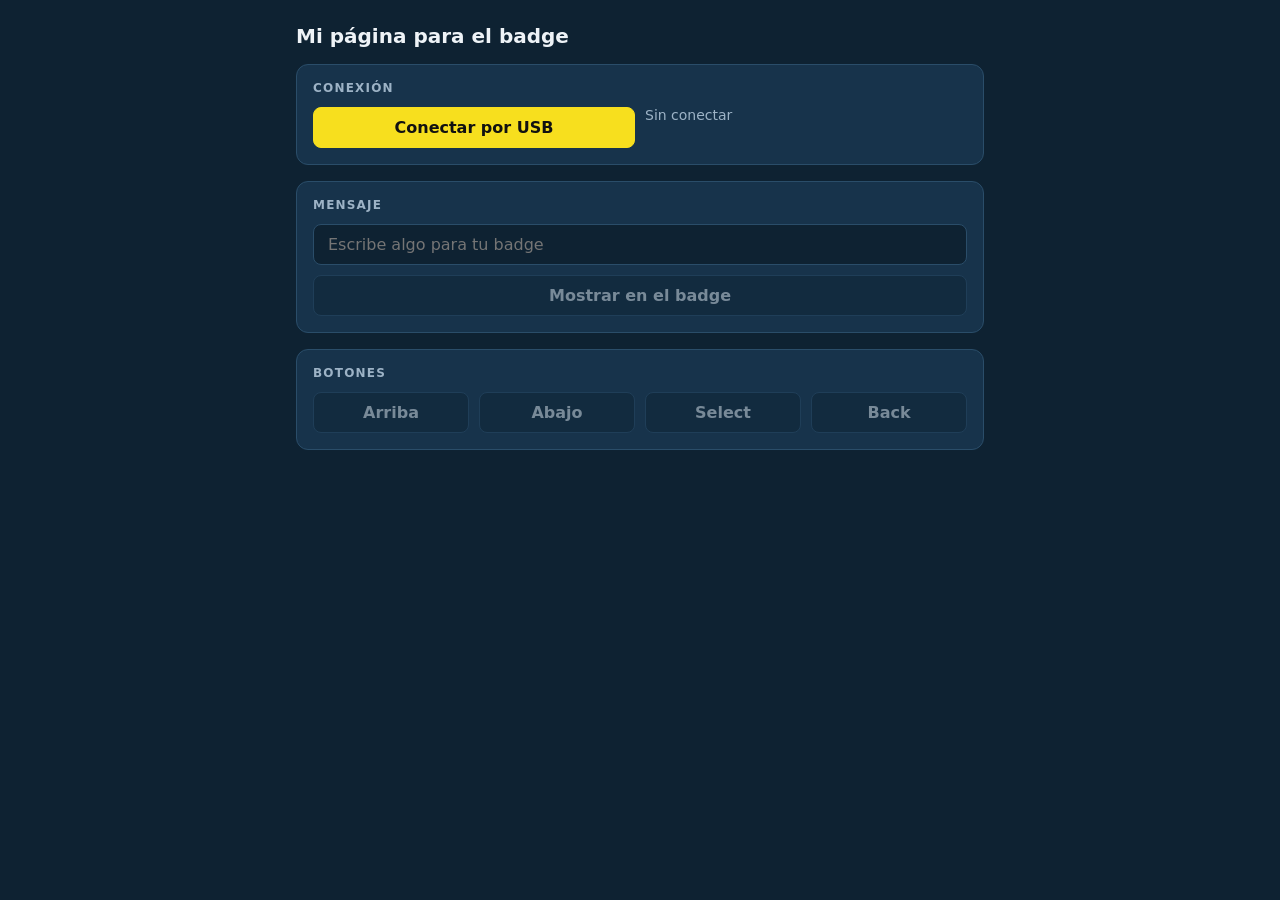
<file: badge-web-control/assets/template.html>
<!doctype html>
<html lang="es">
<head>
<meta charset="utf-8">
<meta name="viewport" content="width=device-width, initial-scale=1">
<title>Mi página para el badge</title>
<style>
  :root { --bg: #0e2232; --card: #17334b; --line: #2a4d69; --text: #eef3f7; --muted: #9db3c6; --accent: #f7df1e; --ok: #5fd39a; --err: #ff7a7a;
          font-family: system-ui, sans-serif; color-scheme: dark; }
  * { box-sizing: border-box; }
  body { margin: 0; background: var(--bg); color: var(--text); }
  main { max-width: 720px; margin: 0 auto; padding: 24px 16px 48px; display: grid; gap: 16px; }
  h1 { font-size: 20px; margin: 0; }
  section { background: var(--card); border: 1px solid var(--line); border-radius: 12px; padding: 16px; }
  h2 { margin: 0 0 12px; font-size: 12px; letter-spacing: 1.2px; text-transform: uppercase; color: var(--muted); }
  button, input { font: inherit; border-radius: 8px; border: 1px solid var(--line); padding: 10px 14px; }
  button { background: var(--bg); color: var(--text); cursor: pointer; font-weight: 600; }
  button.primary { background: var(--accent); color: #111; border-color: var(--accent); }
  button:disabled { opacity: .45; cursor: not-allowed; }
  input { background: var(--bg); color: var(--text); width: 100%; }
  .row { display: flex; gap: 10px; flex-wrap: wrap; margin-top: 10px; }
  .row > * { flex: 1 1 120px; }
  #status { color: var(--muted); font-size: 14px; }
  #status.ok { color: var(--ok); } #status.err { color: var(--err); }
  pre { margin: 0; white-space: pre-wrap; font-size: 13px; color: var(--muted); }
</style>
</head>
<body>
<main>
  <h1>Mi página para el badge</h1>

  <section>
    <h2>Conexión</h2>
    <div class="row">
      <button id="connect" class="primary">Conectar por USB</button>
      <span id="status">Sin conectar</span>
    </div>
    <pre id="info"></pre>
  </section>

  <section>
    <h2>Mensaje</h2>
    <input id="text" type="text" maxlength="120" placeholder="Escribe algo para tu badge">
    <div class="row"><button id="send" disabled>Mostrar en el badge</button></div>
  </section>

  <section>
    <h2>Botones</h2>
    <div class="row">
      <button data-press="UP" disabled>Arriba</button>
      <button data-press="DOWN" disabled>Abajo</button>
      <button data-press="SELECT" disabled>Select</button>
      <button data-press="BACK" disabled>Back</button>
    </div>
  </section>

  <!-- AQUÍ VA TU IDEA: un botón que mande un saludo por hora, un panel que cambie de página solo, etc. -->
</main>

<script src="badge-link.js"></script>
<script src="badge-control.js"></script>
<script>
  const $ = (id) => document.getElementById(id);
  let link = null;
  let device = null;

  const status = (text, kind = '') => { $('status').textContent = text; $('status').className = kind; };
  const enable = (on) => document.querySelectorAll('#send, [data-press]').forEach((b) => { b.disabled = !on; });

  $('connect').addEventListener('click', async () => {
    if (link) {                                   // desconectar
      await link.close();
      link = device = null;
      enable(false);
      $('connect').textContent = 'Conectar por USB';
      return status('Sin conectar');
    }
    try {
      status('Conectando…');
      link = await BadgeCanvas.BadgeLink.request();                      // abre el diálogo de puertos (VID 0x303a)
      link.onDisconnect = () => { link = device = null; enable(false); $('connect').textContent = 'Conectar por USB'; status('Se perdió la conexión', 'err'); };
      device = new BadgeControl.Device(link);
      const s = await device.readState();                                // handshake + estado
      $('info').textContent = (s.user ? s.user.longName + ' · ' : '') + BadgeControl.nodeId(s.node) + ' · firmware ' + s.firmware;
      enable(true);
      $('connect').textContent = 'Desconectar';
      status('Conectado', 'ok');
    } catch (err) {
      if (link) await link.close({ notify: false }).catch(() => {});
      link = device = null;
      status(err.message, 'err');
    }
  });

  $('send').addEventListener('click', () => {
    const text = $('text').value.trim();
    if (text) device.sendText(text);                                     // aviso en la pantalla del propio badge
  });

  document.querySelectorAll('[data-press]').forEach((b) => b.addEventListener('click', () => device.press(b.dataset.press)));

  window.addEventListener('pagehide', () => { if (link) link.close(); });
</script>
</body>
</html>
</file>
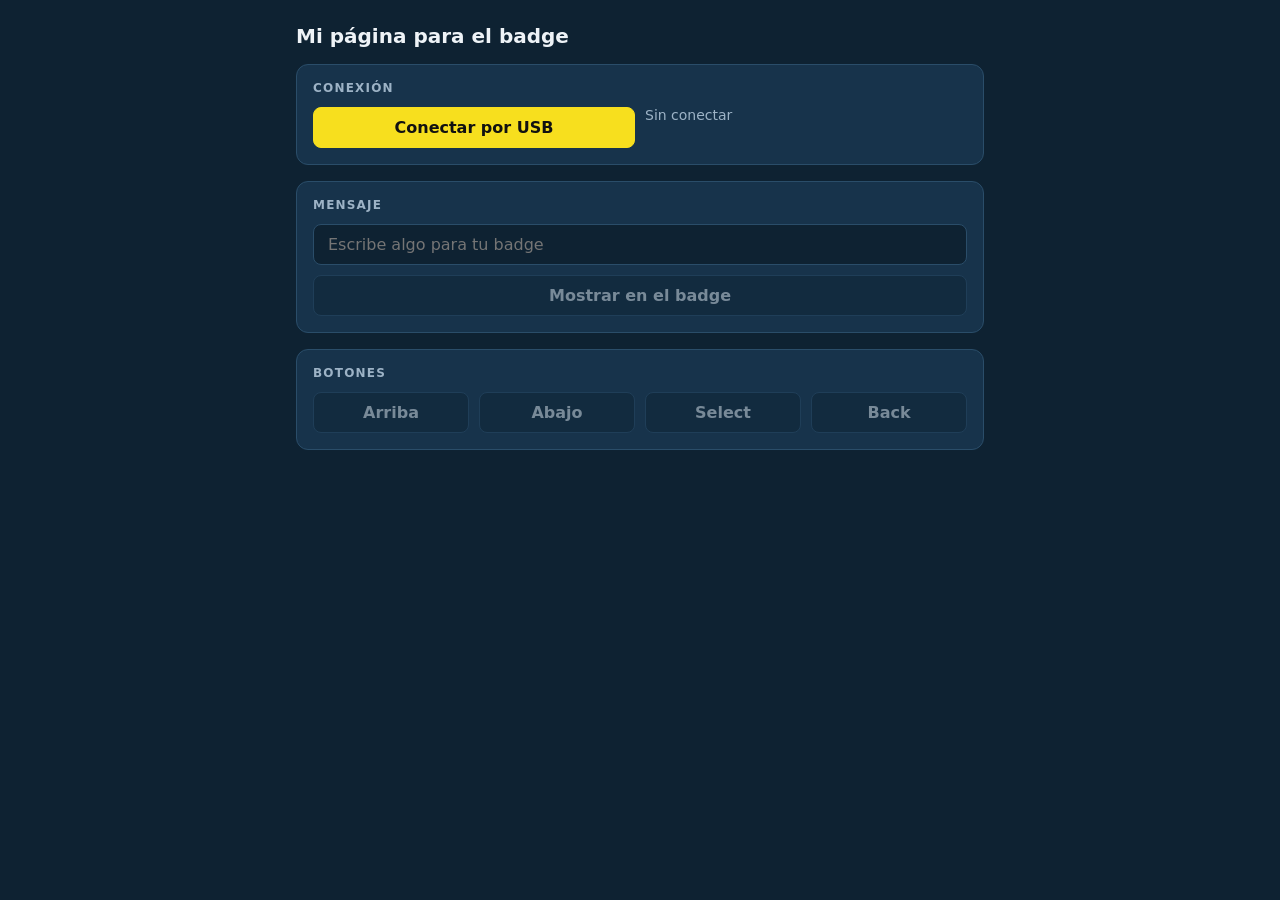
<file: .claude/skills/badge-web-control/assets/template.html>
<!doctype html>
<html lang="es">
<head>
<meta charset="utf-8">
<meta name="viewport" content="width=device-width, initial-scale=1">
<title>Mi página para el badge</title>
<style>
  :root { --bg: #0e2232; --card: #17334b; --line: #2a4d69; --text: #eef3f7; --muted: #9db3c6; --accent: #f7df1e; --ok: #5fd39a; --err: #ff7a7a;
          font-family: system-ui, sans-serif; color-scheme: dark; }
  * { box-sizing: border-box; }
  body { margin: 0; background: var(--bg); color: var(--text); }
  main { max-width: 720px; margin: 0 auto; padding: 24px 16px 48px; display: grid; gap: 16px; }
  h1 { font-size: 20px; margin: 0; }
  section { background: var(--card); border: 1px solid var(--line); border-radius: 12px; padding: 16px; }
  h2 { margin: 0 0 12px; font-size: 12px; letter-spacing: 1.2px; text-transform: uppercase; color: var(--muted); }
  button, input { font: inherit; border-radius: 8px; border: 1px solid var(--line); padding: 10px 14px; }
  button { background: var(--bg); color: var(--text); cursor: pointer; font-weight: 600; }
  button.primary { background: var(--accent); color: #111; border-color: var(--accent); }
  button:disabled { opacity: .45; cursor: not-allowed; }
  input { background: var(--bg); color: var(--text); width: 100%; }
  .row { display: flex; gap: 10px; flex-wrap: wrap; margin-top: 10px; }
  .row > * { flex: 1 1 120px; }
  #status { color: var(--muted); font-size: 14px; }
  #status.ok { color: var(--ok); } #status.err { color: var(--err); }
  pre { margin: 0; white-space: pre-wrap; font-size: 13px; color: var(--muted); }
</style>
</head>
<body>
<main>
  <h1>Mi página para el badge</h1>

  <section>
    <h2>Conexión</h2>
    <div class="row">
      <button id="connect" class="primary">Conectar por USB</button>
      <span id="status">Sin conectar</span>
    </div>
    <pre id="info"></pre>
  </section>

  <section>
    <h2>Mensaje</h2>
    <input id="text" type="text" maxlength="120" placeholder="Escribe algo para tu badge">
    <div class="row"><button id="send" disabled>Mostrar en el badge</button></div>
  </section>

  <section>
    <h2>Botones</h2>
    <div class="row">
      <button data-press="UP" disabled>Arriba</button>
      <button data-press="DOWN" disabled>Abajo</button>
      <button data-press="SELECT" disabled>Select</button>
      <button data-press="BACK" disabled>Back</button>
    </div>
  </section>

  <!-- AQUÍ VA TU IDEA: un botón que mande un saludo por hora, un panel que cambie de página solo, etc. -->
</main>

<script src="badge-canvas.js"></script>
<script src="badge-control.js"></script>
<script>
  const $ = (id) => document.getElementById(id);
  let link = null;
  let device = null;

  const status = (text, kind = '') => { $('status').textContent = text; $('status').className = kind; };
  const enable = (on) => document.querySelectorAll('#send, [data-press]').forEach((b) => { b.disabled = !on; });

  $('connect').addEventListener('click', async () => {
    if (link) {                                   // desconectar
      await link.close();
      link = device = null;
      enable(false);
      $('connect').textContent = 'Conectar por USB';
      return status('Sin conectar');
    }
    try {
      status('Conectando…');
      link = await BadgeCanvas.BadgeLink.request();                      // abre el diálogo de puertos (VID 0x303a)
      link.onDisconnect = () => { link = device = null; enable(false); $('connect').textContent = 'Conectar por USB'; status('Se perdió la conexión', 'err'); };
      device = new BadgeControl.Device(link);
      const s = await device.readState();                                // handshake + estado
      $('info').textContent = (s.user ? s.user.longName + ' · ' : '') + BadgeControl.nodeId(s.node) + ' · firmware ' + s.firmware;
      enable(true);
      $('connect').textContent = 'Desconectar';
      status('Conectado', 'ok');
    } catch (err) {
      if (link) await link.close({ notify: false }).catch(() => {});
      link = device = null;
      status(err.message, 'err');
    }
  });

  $('send').addEventListener('click', () => {
    const text = $('text').value.trim();
    if (text) device.sendText(text);                                     // aviso en la pantalla del propio badge
  });

  document.querySelectorAll('[data-press]').forEach((b) => b.addEventListener('click', () => device.press(b.dataset.press)));

  window.addEventListener('pagehide', () => { if (link) link.close(); });
</script>
</body>
</html>
</file>
<file: styles.css>
/* ============================================================
   JSCONF 2026 · estilos del deck
   Inspirado en la presentación de Electronic Cats:
   fondo claro con degradado verde, Oswald + Roboto,
   azul petróleo (#1A5157), verde EC (#00BA84) y blanco.
   ============================================================ */

/* ---------- Tipografías locales ---------- */
@font-face {
  font-family: "Oswald";
  src: url("assets/fonts/oswald-latin.woff2") format("woff2");
  font-weight: 200 700;
  font-style: normal;
  font-display: swap;
}
@font-face {
  font-family: "Roboto";
  src: url("assets/fonts/roboto-latin.woff2") format("woff2");
  font-weight: 100 900;
  font-style: normal;
  font-display: swap;
}
@font-face {
  font-family: "Roboto";
  src: url("assets/fonts/roboto-latin-italic.woff2") format("woff2");
  font-weight: 100 900;
  font-style: italic;
  font-display: swap;
}

/* ---------- Paleta y medidas ---------- */
:root {
  --ec-green: #00ba84;
  --ec-green-dark: #009b6e;
  --ec-green-deep: #044d2c;
  --ec-green-light: #94ff77;
  --ec-teal: #1a5157;
  --ec-teal-soft: #4f7f74;
  --ec-dark: #0a2323;
  --ec-dark-2: #0e2e2e;
  --ec-white: #ffffff;
  --ec-paper: #f7fcfa;
  --ec-line: rgba(26, 81, 87, 0.16);
  --ec-gold: #c98a00;
  --ec-gold-light: #f2c94c;

  --font-display: "Oswald", "Arial Narrow", Arial, sans-serif;
  --font-body: "Roboto", "Helvetica Neue", Arial, sans-serif;
  --font-mono: "JetBrains Mono", "Fira Code", Consolas, monospace;

  /* Alias que usan las diapositivas actuales */
  --bg: var(--ec-white);
  --panel: rgba(255, 255, 255, 0.82);
  --green: var(--ec-green);
  --magenta: var(--ec-gold);
  --cyan: var(--ec-teal);
  --yellow: var(--ec-green-deep);
  --orange: var(--ec-gold);
  --amber: var(--ec-green);
  --dim: var(--ec-line);
  --text: var(--ec-teal);
}

* { box-sizing: border-box; margin: 0; padding: 0; }
html, body { height: 100%; overflow: hidden; }

body {
  background: var(--ec-white);
  color: var(--ec-teal);
  font-family: var(--font-body);
  font-size: clamp(14px, 1.15vw, 18px);
  line-height: 1.55;
  -webkit-font-smoothing: antialiased;
  text-rendering: optimizeLegibility;
}

#deck {
  display: flex;
  height: 100vh;
  width: 100vw;
  transition: transform 0.5s cubic-bezier(0.4, 0, 0.2, 1);
}

/* ---------- Diapositiva base ---------- */
.slide {
  width: 100vw;
  height: 100vh;
  flex: 0 0 100vw;
  display: flex;
  flex-direction: column;
  justify-content: center;
  padding: 7vh 7vw 12vh;
  position: relative;
  opacity: 0.25;
  transition: opacity 0.4s;
  overflow: hidden;
  isolation: isolate;
  color: var(--ec-teal);
  background: var(--ec-white) url("assets/theme/content-bg.png") center / cover no-repeat;
}
.slide.active { opacity: 1; }
.slide > * { width: 100%; max-width: 100%; }

/* Logo de Electronic Cats en la esquina inferior derecha.
   Va separado del fondo para que el texto no compita con el degradado. */
.slide::after {
  content: "";
  position: absolute;
  right: 3.4vw;
  bottom: 3.2vh;
  width: clamp(150px, 14vw, 240px);
  aspect-ratio: 370 / 56;
  background: url("assets/theme/ec-logo-horizontal.png") center / contain no-repeat;
  opacity: 0.95;
  pointer-events: none;
}
.sa-slide::after { display: none; }
.title-slide::after {
  display: block;
  background-image: url("assets/theme/ec-logo-horizontal-white.png");
}

/* ---------- Tipografía ---------- */
.kicker {
  font-family: var(--font-display);
  font-size: clamp(13px, 1.1vw, 18px);
  font-weight: 600;
  font-style: italic;
  letter-spacing: 0.14em;
  text-transform: uppercase;
  color: var(--ec-green);
  margin-bottom: 10px;
}

h1, h2, h3 {
  font-family: var(--font-display);
  font-weight: 500;
  line-height: 1.06;
  letter-spacing: 0.01em;
  color: var(--ec-green);
}
h1 {
  font-size: clamp(38px, 4.6vw, 72px);
  margin-bottom: 18px;
}
/* Títulos a dos tintas, como en la plantilla de Electronic Cats. */
h1::first-line { color: var(--ec-teal); }
.title-slide h1,
.title-slide h1::first-line { color: var(--ec-white); }
h2 {
  font-size: clamp(28px, 3.1vw, 52px);
  margin-bottom: 22px;
}
h2::after {
  content: "";
  display: block;
  width: clamp(64px, 6vw, 100px);
  height: 2px;
  margin-top: 14px;
  background: var(--ec-green);
}
h3 {
  font-size: clamp(14px, 1.15vw, 20px);
  font-weight: 600;
  color: var(--ec-green-deep);
  letter-spacing: 0.05em;
  text-transform: uppercase;
  margin: 18px 0 8px;
}

p, li {
  font-size: clamp(14px, 1.15vw, 18px);
  line-height: 1.6;
}
p { margin-bottom: 0.8em; }

ul { list-style: none; margin: 8px 0 12px; }
li { padding-left: 22px; position: relative; margin-bottom: 7px; }
li::before {
  content: "–";
  position: absolute;
  left: 0;
  color: var(--ec-green);
  font-weight: 700;
}

b, strong { color: var(--ec-green-dark); font-weight: 700; }
.g { color: var(--ec-green-deep); }
.m { color: var(--ec-gold); }
.c { color: var(--ec-teal); }
.o { color: var(--ec-gold); }
.blink { animation: blink 1.1s steps(2) infinite; color: var(--ec-gold); }
@keyframes blink { 50% { opacity: 0; } }

a { color: var(--ec-green-dark); }

/* ---------- Layout ---------- */
.cols {
  display: grid;
  grid-template-columns: 1fr 1fr;
  gap: 3.4vw;
  align-items: center;
  min-width: 0;
}
.cols > * { min-width: 0; }

@media (max-width: 900px) {
  .cols { grid-template-columns: 1fr; gap: 22px; }
  .slide { padding: 6vh 6vw 14vh; }
}

/* ---------- Tarjetas, tablas y etiquetas ---------- */
.card {
  background: var(--panel);
  border: 1px solid rgba(0, 186, 132, 0.22);
  border-radius: 14px;
  padding: 1.35vw 1.55vw;
  box-shadow: 0 14px 34px rgba(10, 35, 35, 0.06);
  backdrop-filter: blur(3px);
  min-width: 0;
  overflow: hidden;
}
.card > *:first-child { margin-top: 0; }
.card > *:last-child { margin-bottom: 0; }

table { width: 100%; border-collapse: collapse; margin-top: 10px; table-layout: auto; }
th {
  font-family: var(--font-display);
  color: var(--ec-green-deep);
  font-size: clamp(10px, 0.8vw, 13px);
  font-weight: 600;
  text-transform: uppercase;
  letter-spacing: 0.08em;
  padding: 8px 10px;
  text-align: left;
  border-bottom: 2px solid var(--ec-green);
}
td {
  padding: 7px 10px;
  font-size: clamp(12px, 0.9vw, 14px);
  border-bottom: 1px solid var(--ec-line);
}
tr:hover td { background: rgba(0, 186, 132, 0.06); }

.tag {
  display: inline-block;
  padding: 3px 10px;
  border: 1px solid rgba(0, 186, 132, 0.35);
  border-radius: 999px;
  font-size: 11px;
  color: var(--ec-green-deep);
  background: rgba(0, 186, 132, 0.08);
  margin: 2px 3px;
}

svg { max-width: 100%; height: auto; display: block; }

code, pre { font-family: var(--font-mono); }
pre {
  background: var(--ec-dark);
  color: #e8fff7;
  border-radius: 12px;
  padding: 16px 18px;
  overflow: auto;
  font-size: 13px;
  line-height: 1.55;
}

/* ---------- Navegación ---------- */
.slide-num, .brand { display: none; }

#nav {
  position: fixed;
  left: 50%;
  bottom: 14px;
  transform: translateX(-50%);
  display: flex;
  align-items: center;
  gap: 12px;
  padding: 8px 12px;
  background: rgba(10, 35, 35, 0.88);
  border: 1px solid rgba(0, 186, 132, 0.35);
  border-radius: 999px;
  box-shadow: 0 12px 34px rgba(0, 0, 0, 0.18);
  backdrop-filter: blur(10px);
  z-index: 100;
  pointer-events: none;
  transition: transform 0.45s cubic-bezier(0.4, 0, 0.2, 1), opacity 0.45s;
}
#nav > * { pointer-events: auto; }
body.fs #nav { transform: translateX(-50%) translateY(120%); opacity: 0; pointer-events: none; }

.nbtn {
  background: transparent;
  border: 1px solid rgba(0, 186, 132, 0.45);
  color: #e8fff7;
  font-family: var(--font-display);
  font-size: 11px;
  letter-spacing: 0.08em;
  text-transform: uppercase;
  padding: 7px 13px;
  border-radius: 999px;
  cursor: pointer;
  transition: background 0.15s, border-color 0.15s, color 0.15s;
}
.nbtn:hover {
  background: rgba(0, 186, 132, 0.18);
  border-color: var(--ec-green);
  color: var(--ec-green-light);
}
.nbtn:disabled { opacity: 0.25; cursor: default; }
.nbtn:focus-visible,
.dot:focus-visible {
  outline: 2px solid var(--ec-green-light);
  outline-offset: 2px;
}

#counter {
  font-family: var(--font-display);
  font-size: 11px;
  color: var(--ec-green-light);
  letter-spacing: 0.12em;
  white-space: nowrap;
}
#dots { display: flex; gap: 6px; }
.dot {
  width: 6px;
  height: 6px;
  border-radius: 50%;
  background: rgba(255, 255, 255, 0.25);
  border: 0;
  cursor: pointer;
  transition: background 0.2s, box-shadow 0.2s, transform 0.2s;
}
.dot.on {
  background: var(--ec-green-light);
  box-shadow: 0 0 8px rgba(148, 255, 119, 0.8);
  transform: scale(1.25);
}

#progress {
  position: fixed;
  top: 0;
  left: 0;
  height: 3px;
  z-index: 101;
  background: linear-gradient(90deg, var(--ec-green-deep), var(--ec-green), var(--ec-green-light));
  box-shadow: 0 0 12px rgba(0, 186, 132, 0.55);
  transition: width 0.3s;
}

/* ---------- Apertura de marca ---------- */
.cover-slide {
  padding: 0;
  align-items: center;
  justify-content: center;
  background: #071a1a url("assets/theme/cover-bg.png") center / cover no-repeat;
}
.cover-slide::after { display: none; }

.sr-only {
  position: absolute;
  width: 1px;
  height: 1px;
  padding: 0;
  margin: -1px;
  overflow: hidden;
  clip: rect(0, 0, 0, 0);
  white-space: nowrap;
  border: 0;
}

/* ---------- Portada ---------- */
.title-slide {
  padding: 0;
  align-items: flex-start;
  justify-content: center;
  background: #071a1a url("assets/theme/title-bg.png") center / cover no-repeat;
}
.title-slide::before {
  content: "";
  position: absolute;
  inset: 0;
  background: linear-gradient(90deg, rgba(4, 20, 20, 0.9) 0%, rgba(4, 20, 20, 0.55) 48%, rgba(4, 20, 20, 0) 100%);
  pointer-events: none;
  z-index: 1;
}
.title-slide .grid-bg { display: none; }
.title-wrap {
  position: relative;
  z-index: 2;
  display: flex;
  flex-direction: column;
  align-items: flex-start;
  gap: 0;
  padding-left: 8vw;
  max-width: 78vw;
}
.title-frame {
  text-align: left;
  padding: 0;
  border: 0;
  border-radius: 0;
  background: none;
  box-shadow: none;
}
.event {
  font-family: var(--font-display);
  font-size: clamp(48px, 7vw, 100px);
  font-weight: 600;
  font-style: italic;
  color: var(--ec-white);
  letter-spacing: 0.01em;
  line-height: 0.95;
  text-shadow: 0 4px 30px rgba(0, 0, 0, 0.35);
}
.byline {
  font-family: var(--font-display);
  font-size: clamp(18px, 1.8vw, 30px);
  font-weight: 500;
  color: var(--ec-green-light);
  letter-spacing: 0.06em;
  text-transform: uppercase;
  margin-top: 18px;
}
.byline .g { color: var(--ec-green-light); }
.rule {
  height: 2px;
  margin: 26px 0 22px;
  width: clamp(110px, 12vw, 190px);
  background: var(--ec-green);
  opacity: 1;
}
.presenter {
  font-family: var(--font-display);
  font-size: clamp(16px, 1.6vw, 26px);
  font-weight: 300;
  color: #e8fff7;
  letter-spacing: 0.06em;
}
.hint { font-size: 12px; color: var(--ec-teal-soft); letter-spacing: 0.08em; }

/* ---------- Diapositiva del esquemático ---------- */
.sa-slide {
  padding: 0;
  background: #050508;
}
.sa-slide .brand { display: none; }
#sa-badge {
  position: absolute;
  inset: 0;
  width: 100%;
  height: 100%;
  border: 0;
  display: block;
  background: #050508;
  z-index: 1;
}
body.on-schematic #nav {
  opacity: 0;
  pointer-events: none;
  transform: translateX(-50%) translateY(120%);
}
body.on-schematic #progress {
  opacity: 0;
  pointer-events: none;
  transform: translateY(-110%);
}
body.on-schematic .slide-num { opacity: 0; }

/* La apertura de marca se muestra sin controles. */
body.on-cover #nav {
  opacity: 0;
  pointer-events: none;
  transform: translateX(-50%) translateY(120%);
}
body.on-cover #progress { opacity: 0; }

/* ---------- Recolorear los diagramas SVG al estilo EC ----------
   Los diagramas actuales usan colores neón sobre fondos oscuros.
   Estos selectores conservan su estructura pero los llevan a la
   paleta clara de Electronic Cats. */
svg [fill="#0b0f14" i] { fill: #f1fbf7; }
svg [fill="#101c14" i],
svg [fill="#0a0f14" i] { fill: #e8f7f1; }

svg [stroke="#39ff14" i] { stroke: #00ba84; }
svg [fill="#39ff14" i] { fill: #007a5a; }
svg [stroke="#00fff7" i] { stroke: #0e9e9a; }
svg [fill="#00fff7" i] { fill: #0e7c7b; }
svg [stroke="#ff00e5" i] { stroke: #c98a00; }
svg [fill="#ff00e5" i] { fill: #a86f00; }
svg [stroke="#d4ff00" i] { stroke: #5b8c00; }
svg [fill="#d4ff00" i] { fill: #5b8c00; }
svg [stroke="#ff6b00" i] { stroke: #c98a00; }
svg [fill="#ff6b00" i] { fill: #b87500; }

svg [stroke="#0f3d1e" i] { stroke: #cfe8df; }
svg [stroke="#1a5a35" i] { stroke: #b7d9cf; }
svg [fill="#3f7a58" i] { fill: #5c8a80; }

/* ---------- Accesibilidad ---------- */
@media (prefers-reduced-motion: reduce) {
  #deck,
  .slide,
  #nav,
  #progress,
  .dot {
    transition: none !important;
  }
  .blink { animation: none; }
}

/* ---------- Ficha de presentador (como la diapositiva 3 de la plantilla) ---------- */
.bio-slide {
  display: grid;
  grid-template-columns: minmax(0, 1fr) minmax(0, 34vw);
  padding: 0;
  gap: 0;
}
.bio-slide > * { width: auto; }
.bio-slide::after { right: auto; left: 3.4vw; }
.bio-main {
  display: flex;
  flex-direction: column;
  justify-content: center;
  padding: 7vh 4vw 12vh 7vw;
}
.bio-main h1 { margin-bottom: 4px; }
.bio-role {
  font-family: var(--font-body);
  font-size: clamp(16px, 1.7vw, 28px);
  letter-spacing: 0.04em;
  color: var(--ec-teal-soft);
  margin-bottom: 5vh;
}
.bio-grid {
  display: grid;
  grid-template-columns: repeat(3, minmax(0, 1fr));
  gap: 5vh 2.4vw;
}
.bio-item svg {
  display: block;
  width: clamp(40px, 4.4vw, 76px);
  height: auto;
  margin-bottom: 1.6vh;
  fill: none;
  stroke: var(--ec-teal);
  stroke-width: 1.8;
  stroke-linecap: round;
  stroke-linejoin: round;
}
.bio-item b {
  display: block;
  font-family: var(--font-body);
  font-weight: 700;
  font-size: clamp(14px, 1.45vw, 24px);
  line-height: 1.3;
  color: var(--ec-teal);
}
.bio-item span {
  display: block;
  font-size: clamp(13px, 1.3vw, 22px);
  line-height: 1.3;
  color: var(--ec-teal-soft);
}
.bio-photo {
  background: var(--ec-dark) center / cover no-repeat;
  display: flex;
  align-items: center;
  justify-content: center;
}
.bio-photo.empty {
  font-family: var(--font-display);
  font-size: clamp(60px, 9vw, 150px);
  color: var(--ec-green);
  background: linear-gradient(160deg, var(--ec-dark-2), var(--ec-teal));
}
@media (max-width: 900px) {
  .bio-slide { grid-template-columns: 1fr; }
  .bio-photo { display: none; }
  .bio-grid { grid-template-columns: repeat(2, minmax(0, 1fr)); }
}

/* ---------- ¿Quiénes somos? · logo + circuito ---------- */
.about-slide {
  padding: 0;
  display: grid;
  grid-template-columns: minmax(0, 1fr) minmax(0, 40vw);
  align-items: stretch;
  background: #071a1a url("assets/theme/title-bg.png") center / cover no-repeat;
  color: var(--ec-white);
}
.about-slide > * { width: auto; }
.about-slide::after { display: none; }
.about-slide::before {
  content: "";
  position: absolute;
  inset: 0;
  background: linear-gradient(90deg, rgba(4, 20, 20, 0.74) 0%, rgba(4, 20, 20, 0.45) 60%, rgba(4, 20, 20, 0.15) 100%);
  z-index: 1;
  pointer-events: none;
}
.circuit {
  position: absolute;
  inset: 0;
  width: 100%;
  height: 100%;
  z-index: 0;
  fill: none;
  stroke: var(--ec-green);
}
.circuit .traces path { stroke-width: 3; stroke-linejoin: round; opacity: 0.55; stroke-dasharray: 14 10; animation: trace-flow 3s linear infinite; }
.circuit .pads circle { stroke-width: 3; opacity: 0.8; }
.circuit .pads .via { fill: var(--ec-green-light); stroke: none; }
.circuit .chips * { stroke-width: 3; opacity: 0.45; }
@keyframes trace-flow { to { stroke-dashoffset: -48; } }
.about-wrap {
  position: relative;
  z-index: 2;
  display: flex;
  flex-direction: column;
  justify-content: center;
  padding: 7vh 3vw 12vh 7vw;
}
.about-wrap .kicker { color: var(--ec-green-light); }
.about-wrap h1,
.about-wrap h1::first-line { color: var(--ec-white); }
.about-wrap p {
  font-size: clamp(15px, 1.6vw, 27px);
  line-height: 1.45;
  margin: 0 0 2.2vh;
  color: rgba(255, 255, 255, 0.9);
  max-width: 34em;
}
.about-wrap b { color: var(--ec-green-light); font-weight: 700; }
.about-photo {
  position: relative;
  z-index: 2;
  display: flex;
  align-items: center;
  justify-content: center;
  overflow: hidden;
  background:
    radial-gradient(circle at 50% 50%, rgba(0, 186, 132, 0.42) 0%, rgba(0, 186, 132, 0.12) 45%, rgba(0, 0, 0, 0) 72%),
    linear-gradient(160deg, rgba(14, 46, 46, 0.55), rgba(4, 28, 28, 0.85));
  border-left: 1px solid rgba(0, 186, 132, 0.35);
}
.circuit-dense {
  position: absolute;
  inset: 0;
  width: 100%;
  height: 100%;
  fill: none;
  stroke: var(--ec-green);
  filter: drop-shadow(0 0 6px rgba(0, 186, 132, 0.6));
}
.circuit-dense .traces path { stroke-width: 3; stroke-linejoin: round; opacity: 0.95; stroke-dasharray: 14 10; animation: trace-flow 2.4s linear infinite; }
.circuit-dense .pads circle { stroke-width: 3; opacity: 1; }
.circuit-dense .pads .via { fill: var(--ec-green-light); stroke: none; }
.circuit-dense .chips rect { stroke-width: 3; opacity: 0.8; }
.about-logo { position: relative; width: 70%; height: auto; filter: drop-shadow(0 4px 18px rgba(0, 0, 0, 0.35)); }
@media (max-width: 900px) {
  .about-slide { grid-template-columns: 1fr; }
  .about-photo { display: none; }
}
@media (prefers-reduced-motion: reduce) { .circuit .traces path, .circuit-dense .traces path { animation: none; } }

/* ---------- El badge: frente y reverso ---------- */
.badge-slide { justify-content: flex-start; padding-top: 6vh; padding-bottom: 12vh; }
.badge-slide h1 { margin-bottom: 0; }
.badge-pair {
  flex: 1;
  min-height: 0;
  display: flex;
  justify-content: center;
  align-items: flex-start;
  gap: 7vw;
  margin-top: 1vh;
}
.badge-pair figure {
  width: auto;
  min-height: 0;
  display: flex;
  flex-direction: column;
  align-items: center;
  gap: 1.4vh;
}
.badge-pair img {
  height: 58vh;
  width: auto;
  max-width: none;
  filter: drop-shadow(0 10px 22px rgba(4, 77, 44, 0.35));
}
.badge-pair figcaption {
  max-width: 17em;
  text-align: center;
  font-size: clamp(13px, 1.25vw, 21px);
  line-height: 1.3;
  font-weight: 500;
  color: var(--ec-teal);
  text-shadow: 0 0 10px rgba(255, 255, 255, 0.8);
}
.badge-pair figcaption b {
  display: block;
  font-family: var(--font-display);
  font-weight: 500;
  font-size: clamp(18px, 1.8vw, 30px);
  color: var(--ec-teal);
}

/* ---------- Recorrido por el frente del badge ---------- */
.tour-svg { height: 58vh; width: auto; display: block; overflow: visible; transition: height 0.5s ease; }
.tour-svg .base { transition: filter 0.45s ease; }
.badge-slide.tour .tour-svg .base { filter: brightness(0.34) saturate(0.45); }
.tour-svg .spot { opacity: 0; transition: opacity 0.3s ease; pointer-events: none; }
.tour-svg .spot.on { opacity: 1; }
.tour-svg .lit { filter: brightness(1.08) saturate(1.1); }
.tour-svg .ring {
  fill: none;
  stroke: var(--ec-green-light);
  stroke-width: 6;
  stroke-linejoin: round;
  stroke-dasharray: 1000;
  stroke-dashoffset: 1000;
  filter: drop-shadow(0 0 8px var(--ec-green));
}
.tour-svg .spot.on .ring { animation: ring-draw 0.9s ease forwards, ring-pulse 1.8s ease-in-out 0.9s infinite; }
@keyframes ring-draw { to { stroke-dashoffset: 0; } }
@keyframes ring-pulse { 50% { stroke-width: 9; } }

.tour-panel { display: none; }
.badge-slide.tour:not(.side-back) .badge-back { display: none; }
.badge-slide.tour.side-back .badge-front { display: none; }
.badge-slide.tour figcaption { display: none; }
.badge-slide.tour .tour-svg { height: 66vh; }
.badge-slide.tour .badge-pair { align-items: center; gap: 6vw; }
.badge-slide.tour .tour-panel {
  display: flex;
  flex-direction: column;
  gap: 1.6vh;
  width: min(30vw, 480px);
  animation: tour-in 0.45s ease both;
}
@keyframes tour-in { from { opacity: 0; transform: translateX(24px); } }
.tour-count {
  font-family: var(--font-display);
  letter-spacing: 0.08em;
  font-size: clamp(14px, 1.4vw, 22px);
  color: var(--ec-green-dark);
}
.tour-card { display: none; }
.tour-card.on { display: block; animation: tour-in 0.4s ease both; }
.tour-card h2 {
  font-size: clamp(28px, 3.2vw, 52px);
  color: var(--ec-teal);
  margin-bottom: 1.2vh;
}
.tour-card p {
  font-size: clamp(16px, 1.7vw, 28px);
  line-height: 1.4;
  color: var(--ec-teal);
}
@media (prefers-reduced-motion: reduce) {
  .tour-svg .ring { stroke-dashoffset: 0; animation: none !important; }
}

/* ---------- ¿Qué puedes hacer con el badge? ---------- */
.can-slide { justify-content: flex-start; padding-top: 6vh; }
.can-slide h1 { margin-bottom: 3vh; }
.can-grid {
  display: grid;
  grid-template-columns: repeat(3, minmax(0, 1fr));
  gap: 3vh 2.4vw;
}
.can-card {
  background: rgba(255, 255, 255, 0.78);
  border: 1px solid var(--ec-line);
  border-left: 4px solid var(--ec-green);
  border-radius: 10px;
  padding: 2.2vh 1.6vw;
  box-shadow: 0 6px 18px rgba(4, 77, 44, 0.08);
}
.can-card svg {
  display: block;
  width: clamp(30px, 3vw, 52px);
  height: auto;
  margin-bottom: 1.2vh;
  fill: none;
  stroke: var(--ec-green-dark);
  stroke-width: 1.8;
  stroke-linecap: round;
  stroke-linejoin: round;
}
.can-card h3 { font-size: clamp(20px, 2vw, 34px); color: var(--ec-teal); margin-bottom: 0.8vh; }
.can-card p { font-size: clamp(13px, 1.3vw, 22px); line-height: 1.35; color: var(--ec-teal-soft); }
@media (max-width: 900px) { .can-grid { grid-template-columns: repeat(2, minmax(0, 1fr)); } }

/* Con muchas diapositivas la barra no debe partir las etiquetas de los botones. */
#nav .nbtn { white-space: nowrap; }
.can-slide h1 { font-size: clamp(32px, 3.8vw, 60px); margin-bottom: 2vh; }
.can-card { padding: 1.8vh 1.5vw; }

/* ---------- Celular · badge · malla ---------- */
.node-slide { justify-content: flex-start; padding-top: 5vh; }
.node-slide h1 { font-size: clamp(30px, 3.6vw, 56px); margin-bottom: 1vh; }
.node-diagram { height: 38vh; display: flex; justify-content: center; }
.node-svg { height: 100%; width: auto; max-width: 100%; overflow: visible; }
.node-svg .nd-phone rect, .node-svg .nd-phone path {
  fill: none; stroke: var(--ec-teal); stroke-width: 4; stroke-linecap: round;
}
.node-svg .nd-phone .nd-screen { fill: rgba(0, 186, 132, 0.12); stroke-width: 2.5; }
.node-svg .nd-phone .nd-lines { stroke: var(--ec-green); stroke-width: 4; }
.node-svg .nd-flow {
  fill: none; stroke: var(--ec-green); stroke-width: 4; stroke-linecap: round;
  stroke-dasharray: 14 10; animation: trace-flow 2.4s linear infinite;
}
.node-svg .nd-wave { fill: none; stroke: var(--ec-green-dark); stroke-width: 4; stroke-linecap: round; opacity: 0.8; }
.node-svg .nd-lbl { font-family: var(--font-display); font-size: 22px; fill: var(--ec-teal); text-anchor: middle; }
.node-svg .nd-sub { font-family: var(--font-body); font-size: 15px; fill: var(--ec-teal-soft); text-anchor: middle; }
.node-svg .nd-link { font-family: var(--font-display); font-size: 20px; letter-spacing: 0.05em; fill: var(--ec-green-dark); text-anchor: middle; }
.node-slide .node-cards { margin-top: 1.5vh; }
.node-slide .can-card h3 { font-size: clamp(18px, 1.7vw, 28px); }
@media (prefers-reduced-motion: reduce) { .node-svg .nd-flow { animation: none; } }

/* ---------- ¿Qué es Meshtastic? ---------- */
.what-slide { justify-content: flex-start; padding-top: 5vh; }
.what-slide h1 { font-size: clamp(30px, 3.6vw, 56px); margin-bottom: 1.2vh; }
.what-lead { font-size: clamp(16px, 1.7vw, 28px); line-height: 1.4; color: var(--ec-teal); max-width: 52em; margin-bottom: 2.4vh; }
.what-lead b { color: var(--ec-green-dark); }
.chips { list-style: none; padding: 0; display: flex; flex-wrap: wrap; gap: 1vh 1vw; margin-top: 2.6vh; }
.chips li {
  padding: 0.8vh 1.2vw;
  border-radius: 999px;
  background: rgba(0, 186, 132, 0.12);
  border: 1px solid rgba(0, 186, 132, 0.4);
  color: var(--ec-teal);
  font-size: clamp(13px, 1.25vw, 21px);
}
.chips li::before { display: none; }
.what-note { margin-top: 1.8vh; font-size: clamp(12px, 1.1vw, 18px); color: var(--ec-teal-soft); }

/* ---------- Cómo viaja un mensaje ---------- */
.mesh-slide { justify-content: flex-start; padding-top: 5vh; }
.mesh-slide h1 { font-size: clamp(30px, 3.6vw, 56px); margin-bottom: 0; }
.mesh-diagram { height: 48vh; display: flex; justify-content: center; margin-top: 1vh; }
.mesh-svg { height: 100%; width: auto; max-width: 100%; overflow: visible; }
.mesh-svg line { stroke: var(--ec-line); stroke-width: 3; stroke-linecap: round; }
.mesh-svg .m-base .m-n circle { fill: #fff; stroke: rgba(26, 81, 87, 0.28); stroke-width: 3; }
.mesh-svg .m-base .m-n text { fill: rgba(26, 81, 87, 0.45); }
.mesh-svg .m-n text { font-family: var(--font-display); font-size: 22px; text-anchor: middle; fill: #fff; }
.mesh-svg .spot .m-n circle { fill: var(--ec-green); stroke: var(--ec-green-deep); stroke-width: 3; }
.mesh-svg .spot .m-e line { stroke: var(--ec-green); stroke-width: 4; stroke-dasharray: 14 10; animation: trace-flow 2.4s linear infinite; }
.mesh-svg .spot { opacity: 0; transition: opacity 0.35s ease; }
.mesh-svg .spot.done { opacity: 1; }
.mesh-svg .m-ring { fill: none; stroke: var(--ec-green); stroke-width: 3; opacity: 0; }
.mesh-svg .spot.on .m-ring { animation: m-ping 1.8s ease-out infinite; }
.mesh-svg .spot.on .m-ring.r2 { animation-delay: 0.9s; }
@keyframes m-ping { from { r: 24px; opacity: 0.9; } to { r: 120px; opacity: 0; } }
.mesh-svg .m-x { fill: none; stroke: var(--ec-gold); stroke-width: 5; stroke-linecap: round; }
.mesh-svg .nosig .m-gap { stroke: var(--ec-gold); stroke-dasharray: 6 10; }
.mesh-svg .nosig .m-n.gone circle { fill: #fff; stroke: var(--ec-gold); stroke-dasharray: 6 5; }
.mesh-svg .nosig .m-n.gone text { fill: var(--ec-gold); }
.mesh-slide .tour-panel {
  display: block;
  margin-top: 1.4vh;
  padding: 1.8vh 2vw;
  background: rgba(255, 255, 255, 0.82);
  border: 1px solid var(--ec-line);
  border-left: 4px solid var(--ec-green);
  border-radius: 10px;
  box-shadow: 0 6px 18px rgba(4, 77, 44, 0.08);
}
.mesh-slide .tour-card h2 { font-size: clamp(22px, 2.4vw, 40px); margin-bottom: 0.6vh; }
.mesh-slide .tour-card p { font-size: clamp(14px, 1.5vw, 25px); }
@media (prefers-reduced-motion: reduce) { .mesh-svg .spot .m-e line { animation: none; } .mesh-svg .spot.on .m-ring { animation: none; } }

/* ---------- Temario y apéndice ---------- */
.agenda-slide { justify-content: flex-start; padding-top: 4vh; }
.agenda-slide h1 { font-size: clamp(28px, 3.2vw, 50px); margin-bottom: 1.4vh; }
.agenda-wrap { display: grid; grid-template-columns: minmax(0, 1.9fr) minmax(0, 1fr); gap: 2.4vw; align-items: start; }
.agenda-list { list-style: none; padding: 0; margin: 0; display: grid; gap: 0.6vh; }
.agenda-list li {
  display: grid; grid-template-columns: 2.6em 1fr auto; align-items: center; gap: 0.8vw;
  background: rgba(255, 255, 255, 0.78); border: 1px solid var(--ec-line); border-left: 4px solid var(--ec-green);
  border-radius: 8px; padding: 0.45vh 1vw;
}
.agenda-list li::before { display: none; }
.agenda-list .ag-n { font-family: "Oswald", sans-serif; font-size: clamp(18px, 1.8vw, 30px); color: var(--ec-green-dark); text-align: center; }
.agenda-list .ag-t b { display: block; font-size: clamp(14px, 1.35vw, 22px); color: var(--ec-teal); line-height: 1.15; }
.agenda-list .ag-t i { display: block; font-style: normal; font-size: clamp(11px, 0.95vw, 16px); color: var(--ec-teal-soft); line-height: 1.15; }
.agenda-list .ag-m { font-family: "Oswald", sans-serif; font-size: clamp(13px, 1.2vw, 20px); color: var(--ec-gold, #C98A00); white-space: nowrap; }
.agenda-list .ag-break { border-left-color: var(--ec-gold, #C98A00); background: rgba(201, 138, 0, 0.08); }
.agenda-rules h3 { font-size: clamp(18px, 1.8vw, 30px); color: var(--ec-teal); margin-bottom: 1vh; }
.agenda-rules ul { list-style: none; padding: 0; margin: 0; display: grid; gap: 1vh; }
.agenda-rules li { font-size: clamp(13px, 1.25vw, 21px); color: var(--ec-teal-soft); line-height: 1.3; padding-left: 1.2em; position: relative; }
.agenda-rules li::before { content: "–"; position: absolute; left: 0; color: var(--ec-green-dark); display: block; }
@media (max-width: 900px) { .agenda-wrap { grid-template-columns: 1fr; } }

/* ---------- Apéndice y LoRa: diagramas y tarjetas con el mismo diseño ---------- */
.ap-slide { justify-content: flex-start; padding-top: 5vh; }
.ap-slide h1 { font-size: clamp(28px, 3.3vw, 52px); margin-bottom: 2.2vh; }
.ap-grid { display: grid; grid-template-columns: minmax(0, 1fr) minmax(0, 1.05fr); gap: 2.6vw; align-items: center; }
.ap-grid.wide-fig { grid-template-columns: minmax(0, 0.9fr) minmax(0, 1.2fr); }
.ap-list { list-style: none; padding: 0; margin: 0; display: grid; gap: 1.5vh; }
.ap-list li { font-size: clamp(13px, 1.3vw, 22px); line-height: 1.4; color: var(--ec-teal); padding-left: 1.3em; margin: 0; }
.ap-list li::before { content: ""; width: 0.55em; height: 0.55em; border-radius: 2px; background: var(--ec-green); top: 0.5em; left: 0; font-size: inherit; }
.ap-list b { color: var(--ec-green-dark); }
.ap-fig {
  background: rgba(255, 255, 255, 0.82); border: 1px solid var(--ec-line); border-top: 4px solid var(--ec-green);
  border-radius: 10px; padding: 1.8vh 1.4vw; box-shadow: 0 6px 18px rgba(4, 77, 44, 0.08); min-width: 0;
}
.ap-fig h3 { margin: 0 0 1vh; font-size: clamp(14px, 1.2vw, 20px); color: var(--ec-teal); }
.ap-cap { font-size: clamp(11px, 0.95vw, 16px); line-height: 1.35; color: var(--ec-teal-soft); margin: 1vh 0 0; }
.ap-note { font-size: clamp(10px, 0.85vw, 14px); color: var(--ec-teal-soft); margin-top: 1.4vh; line-height: 1.35; }
.ap-defs { display: grid; gap: 1.2vh; }
.ap-defs div { background: rgba(255, 255, 255, 0.78); border: 1px solid var(--ec-line); border-left: 4px solid var(--ec-green); border-radius: 8px; padding: 1vh 1vw; }
.ap-defs h4 { font-family: var(--font-display); font-size: clamp(14px, 1.3vw, 22px); color: var(--ec-teal); margin: 0 0 0.3vh; font-weight: 600; }
.ap-defs p { margin: 0; font-size: clamp(11px, 1vw, 17px); line-height: 1.3; color: var(--ec-teal-soft); }
.ap-table { width: 100%; border-collapse: collapse; margin: 0; }
.ap-table th { font-size: clamp(10px, 0.9vw, 15px); padding: 0.8vh 0.7vw; }
.ap-table td { font-size: clamp(12px, 1.15vw, 19px); padding: 0.8vh 0.7vw; color: var(--ec-teal); }
.ap-table tr:hover td { background: none; }
.ap-table tr.hl td { background: rgba(201, 138, 0, 0.12); font-weight: 700; color: var(--ec-green-deep); }
.ap-table td:first-child { font-family: var(--font-display); color: var(--ec-green-dark); font-size: clamp(14px, 1.4vw, 24px); }

.dg { width: 100%; height: auto; }
.dg text { font-family: "Roboto", sans-serif; fill: var(--ec-teal); font-size: 13px; }
.dg .sm { font-size: 11px; }
.dg .soft { fill: var(--ec-teal-soft); }
.dg .gold { fill: var(--ec-gold); }
.dg .gr { fill: var(--ec-green-dark); }
.dg .b { font-weight: 700; }
.dg .mono { font-family: var(--font-mono); }
.dg .box { fill: #fff; stroke: var(--ec-green); stroke-width: 2; }
.dg .box.fill { fill: rgba(0, 186, 132, 0.14); }
.dg .box.gold { stroke: var(--ec-gold); }
.dg .box.dash { fill: none; stroke: var(--ec-teal-soft); stroke-dasharray: 5 4; stroke-width: 1.5; }
.dg .ln { stroke: var(--ec-teal); stroke-width: 2; fill: none; stroke-linecap: round; stroke-linejoin: round; }
.dg .ln.gr { stroke: var(--ec-green); stroke-width: 3; }
.dg .ln.gold { stroke: var(--ec-gold); }
.dg .ln.soft { stroke: var(--ec-teal-soft); stroke-width: 1.2; stroke-dasharray: 4 4; }
.dg .ring { fill: none; stroke: var(--ec-green); stroke-width: 2; }
.dg .dot { fill: var(--ec-green-dark); }
.dg .dot.gold { fill: var(--ec-gold); }
.dg .dot.hl { fill: var(--ec-green); stroke: var(--ec-green-deep); stroke-width: 2; }
.ap-arrow { fill: var(--ec-teal); }
@media (max-width: 900px) { .ap-grid, .ap-grid.wide-fig { grid-template-columns: 1fr; } }

/* Centrado vertical en el espacio libre y tipografía más grande en el apéndice */
.ap-slide .ap-grid, .ap-slide > .ap-fig { flex: 1; align-content: center; margin-bottom: 8vh; }
.ap-slide > .ap-fig { flex: 0 1 auto; align-self: center; margin: auto; width: 100%; max-width: 62em; }
.ap-center .can-grid { flex: 1; align-content: center; margin-bottom: 8vh; }
.ap-list li { font-size: clamp(14px, 1.55vw, 26px); }
.ap-list { gap: 2vh; }
.ap-defs h4 { font-size: clamp(15px, 1.5vw, 25px); }
.ap-defs p { font-size: clamp(12px, 1.2vw, 20px); }
.ap-table td { font-size: clamp(13px, 1.35vw, 22px); }
.ap-table th { font-size: clamp(11px, 1vw, 16px); }
.ap-cap { font-size: clamp(12px, 1.1vw, 18px); }
.ap-note { font-size: clamp(10px, 0.95vw, 16px); }
.ap-fig h3 { font-size: clamp(15px, 1.4vw, 23px); }

/* ---------- Control del badge: bytes, tabla de llamadas ---------- */
.bytes { display: flex; flex-wrap: wrap; gap: 1.6vh 0.8vw; align-items: flex-start; }
.bg { display: grid; gap: 0.7vh; justify-items: center; text-align: center; border-top: 4px solid var(--ec-green); padding-top: 0.8vh; }
.bg.gold { border-top-color: var(--ec-gold); }
.bg.teal { border-top-color: var(--ec-teal); }
.bg.soft { border-top-color: var(--ec-teal-soft); }
.bg .hx { font-family: var(--font-mono); font-weight: 700; font-size: clamp(14px, 1.7vw, 28px); color: var(--ec-teal); letter-spacing: 0.04em; white-space: nowrap; }
.bg .cp { font-size: clamp(10px, 0.95vw, 16px); line-height: 1.25; color: var(--ec-teal-soft); max-width: 11em; }
.bg .cp b { color: var(--ec-green-dark); }
.bytes-sec { font-size: clamp(11px, 1vw, 17px); letter-spacing: 0.08em; text-transform: uppercase; color: var(--ec-teal-soft); margin: 2vh 0 1vh; font-weight: 600; }
.ap-table code { font-family: var(--font-mono); font-size: 0.92em; color: var(--ec-green-deep); background: rgba(0, 186, 132, 0.1); padding: 2px 6px; border-radius: 4px; }
.ap-table td:first-child { font-family: inherit; font-size: clamp(12px, 1.15vw, 19px); color: var(--ec-teal); font-weight: 700; }
.ap-table td.ok { color: var(--ec-green-dark); font-weight: 700; white-space: nowrap; }
.quote { background: rgba(255, 255, 255, 0.8); border-left: 4px solid var(--ec-gold); border-radius: 8px; padding: 1.2vh 1.2vw; font-size: clamp(13px, 1.25vw, 21px); color: var(--ec-teal); line-height: 1.4; font-style: italic; }
.quote { margin-top: 3vh; }
.what-slide .bytes-sec { font-size: clamp(12px, 1.15vw, 19px); margin: 3vh 0 1.4vh; }
.what-slide .bg .hx { font-size: clamp(18px, 2.5vw, 42px); }
.what-slide .bg .cp { font-size: clamp(11px, 1.2vw, 20px); max-width: 12em; }
.what-slide .bytes { gap: 2vh 1.4vw; }
.ap-table.big th { font-size: clamp(11px, 1.1vw, 18px); padding: 1.2vh 1vw; }
.ap-table.big td { font-size: clamp(14px, 1.6vw, 27px); padding: 1.8vh 1vw; }
.ap-table.big td:first-child { font-size: clamp(14px, 1.6vw, 27px); }
.what-slide .bytes-sec { margin: 1.8vh 0 0.8vh; }
.what-slide .bg .cp { color: var(--ec-teal); }
.ap-table.big td { padding: 1.3vh 1vw; }
.what-note { color: var(--ec-teal); }

/* ---------- Bloques de código (control del badge) ---------- */
.code-card { background: var(--ec-dark); border-radius: 14px; padding: 1.6vh 1.4vw; min-width: 0; }
.code-card h3 { font-size: clamp(11px, 0.95vw, 16px); letter-spacing: 0.12em; text-transform: uppercase; color: var(--ec-green-light); margin: 0 0 1vh; }
.code-card pre { background: none; padding: 0; margin: 0; overflow: visible; font-size: clamp(11px, 1.12vw, 19px); line-height: 1.5; color: #e8fff7; white-space: pre; }
.code-card .c { color: #7fb7a8; }
.code-card .k { color: #94ff77; }
.code-card .n { color: #ffd166; }
.code-card .f { color: #7fe3ff; }
.code-pair { display: grid; grid-template-columns: minmax(0, 1fr) minmax(0, 1fr); gap: 1.6vw; align-items: start; }
.ap-slide .code-pair { flex: 1; align-content: center; margin-bottom: 8vh; }
.ap-src { font-size: clamp(11px, 0.95vw, 16px); color: var(--ec-teal-soft); margin: 1.2vh 0 0; }
.ap-src code { color: var(--ec-green-dark); }
@media (max-width: 900px) { .code-pair { grid-template-columns: 1fr; } }
.ap-slide .code-pair { flex: 0 0 auto; margin: 7vh 0 4vh; }
.ap-slide .code-pair + .what-note b { color: var(--ec-green-deep); }
.ap-list code { font-size: 0.82em; }

/* ---------- Cierre: recursos, preguntas y contactos ---------- */
.qr-row { display: grid; grid-template-columns: repeat(3, minmax(0, 1fr)); gap: 2vw; margin-top: 2vh; }
.qr-card { background: #fff; border: 1px solid var(--ec-line); border-top: 4px solid var(--ec-green); border-radius: 14px; padding: 2vh 1.2vw; text-align: center; box-shadow: 0 6px 24px rgba(10, 35, 35, .06); }
.qr-card svg { width: min(15vw, 26vh); height: auto; margin: 0 auto 1.2vh; display: block; shape-rendering: crispEdges; }
.qr-card h3 { font-size: clamp(16px, 1.6vw, 28px); color: var(--ec-teal); margin: 0 0 .5vh; }
.qr-card p { font-size: clamp(11px, 1vw, 17px); color: var(--ec-teal-soft); margin: 0; word-break: break-all; }
.close-slide { justify-content: center; }
.close-slide h1 { font-size: clamp(56px, 8vw, 140px); }
.close-slide .what-lead { max-width: 60ch; }
.contact-list { list-style: none; padding: 0; margin: 2vh 0 0; display: grid; gap: 1.6vh; }
.contact-list li { display: grid; grid-template-columns: 9vw 1fr; gap: 1vw; align-items: baseline; font-size: clamp(15px, 1.7vw, 30px); color: var(--ec-teal); padding: 0; margin: 0; }
.contact-list li::before { content: none; }
.contact-list b { font-size: clamp(11px, 1vw, 17px); letter-spacing: .12em; text-transform: uppercase; color: var(--ec-green-dark); }
.contact-wrap { display: grid; grid-template-columns: minmax(0, 1.2fr) minmax(0, 1fr); gap: 3vw; align-items: center; }
.contact-wrap .qr-card { justify-self: center; }
@media (max-width: 900px) { .qr-row, .contact-wrap { grid-template-columns: 1fr; } }
.close-slide .what-lead { margin-top: 3vh; }

/* Circuito de fondo en todas las diapositivas de contenido */
.circuit.bg-circuit { z-index: -1; pointer-events: none; opacity: 0.42; }
.slide:not(.active) .bg-circuit .traces path { animation: none; }

/* ---------- Capturas del celular ---------- */
.phones { display: flex; gap: 2.4vw; justify-content: center; align-items: flex-start; }
.phones figure { margin: 0; text-align: center; }
.phones img { height: 52vh; width: auto; border-radius: 22px; border: 3px solid var(--ec-dark); box-shadow: 0 10px 30px rgba(10, 35, 35, .28); display: block; margin: 0 auto; }
.phones figcaption { font-size: clamp(11px, 1.05vw, 18px); color: var(--ec-teal); margin-top: 1vh; max-width: 24vh; }
.phones figcaption b { color: var(--ec-green-dark); }
.phone-split { display: grid; grid-template-columns: minmax(0, 1fr) auto; gap: 3vw; align-items: center; }
.ap-slide .phones, .ap-slide .phone-split { flex: 1; align-content: center; margin-bottom: 6vh; }
@media (max-width: 900px) { .phone-split { grid-template-columns: 1fr; } }
.phones { margin-top: 3vh; }

/* QR pequeños junto al tema que presentan */
.qr-mini { display: inline-flex; align-items: center; gap: 1.2vw; background: #fff; border: 1px solid var(--ec-line); border-left: 4px solid var(--ec-green); border-radius: 12px; padding: 1.2vh 1.2vw; box-shadow: 0 6px 20px rgba(10, 35, 35, .08); margin-top: 2.4vh; width: auto; max-width: 100%; position: relative; z-index: 1; }
.qr-mini svg { width: clamp(70px, 11vh, 120px); height: auto; flex: none; shape-rendering: crispEdges; }
.qr-mini b { display: block; font-size: clamp(14px, 1.4vw, 24px); color: var(--ec-teal); }
.qr-mini span { display: block; font-size: clamp(11px, 1vw, 17px); color: var(--ec-teal-soft); word-break: break-all; }
.split-left { min-width: 0; }

/* ---------- Pantallas capturadas del badge y Badge Studio ---------- */
.screens-grid { display: grid; grid-template-columns: repeat(2, minmax(0, 1fr)); gap: 2.2vh 2.6vw; margin-top: 1vh; }
.screens-grid figure { margin: 0; }
.screens-grid img { width: 100%; height: auto; display: block; border-radius: 10px; border: 3px solid var(--ec-dark); box-shadow: 0 8px 22px rgba(10, 35, 35, .25); image-rendering: auto; }
.screens-grid figcaption { font-size: clamp(11px, 1.05vw, 18px); color: var(--ec-teal); margin-top: 0.8vh; line-height: 1.3; }
.screens-grid figcaption b { color: var(--ec-green-dark); }
.studio-split { display: grid; grid-template-columns: minmax(0, 1.05fr) minmax(0, 1fr); gap: 2.4vw; align-items: center; }
.ap-slide .studio-split { flex: 1; align-content: center; margin-bottom: 6vh; }
.studio-shot { margin: 0; }
.studio-shot img { width: 100%; max-height: 62vh; object-fit: contain; object-position: top; display: block; border-radius: 12px; border: 2px solid var(--ec-dark); box-shadow: 0 10px 28px rgba(10, 35, 35, .3); }
.studio-shot figcaption { font-size: clamp(11px, 1vw, 17px); color: var(--ec-teal-soft); margin-top: 0.8vh; }
.studio-split .code-card + .ap-src { margin-top: 1vh; }
@media (max-width: 900px) { .studio-split { grid-template-columns: 1fr; } }
.screens-grid.cols3 { grid-template-columns: repeat(3, minmax(0, 1fr)); gap: 3vh 2vw; margin-top: 3vh; }
.ap-table.msgs { width: 100%; table-layout: fixed; }
.ap-table.msgs th, .ap-table.msgs td { font-size: clamp(11px, 1.05vw, 18px); padding: 0.7vh 0.8vw; vertical-align: top; }
.ap-table.msgs th:first-child, .ap-table.msgs td:first-child { width: 16%; }

/* capturas del celular recortadas: sin marco, más grandes */
.phones img { height: auto; border-radius: 16px; border: 2px solid var(--ec-dark); }
.phones { gap: 2vw; align-items: flex-start; margin-top: 1vh; }
.phones figcaption { max-width: 100%; margin-top: .8vh; }
.phone-split { grid-template-columns: minmax(0, 1fr) auto; gap: 3vw; }

/* ---------- Escala general: texto más grande y uso de toda el área útil ---------- */
.slide { padding: 5vh 5vw 9vh; }
.ap-slide, .can-slide, .what-slide, .node-slide, .agenda-slide { padding-top: 4.5vh; }
.kicker { font-size: clamp(14px, 1.2vw, 21px); }
.ap-slide h1, .can-slide h1, .what-slide h1, .node-slide h1, .agenda-slide h1 { font-size: clamp(32px, 4vw, 66px); margin-bottom: 2.4vh; }
.ap-list li { font-size: clamp(16px, 1.9vw, 32px); }
.ap-list { gap: 2.4vh; }
.can-card { padding: 2.2vh 1.7vw; display: flex; flex-direction: column; justify-content: center; }
.can-card h3 { font-size: clamp(20px, 2.1vw, 36px); }
.can-card p { font-size: clamp(15px, 1.5vw, 26px); line-height: 1.35; }
.can-card svg { width: clamp(30px, 2.8vw, 48px); margin-bottom: 0.8vh; }
.can-grid { grid-auto-rows: minmax(0, 1fr); gap: 2.4vh 2vw; }
.can-slide .can-grid, .what-slide .can-grid { flex: 1; min-height: 0; margin-bottom: 1vh; }
.can-card { padding: 1.6vh 1.5vw; min-height: 0; }
.what-lead { font-size: clamp(18px, 2vw, 34px); max-width: none; }
.what-note { font-size: clamp(16px, 1.5vw, 26px); }
.chips li { font-size: clamp(15px, 1.4vw, 24px); }
.phones figcaption { font-size: clamp(15px, 1.5vw, 26px); max-width: none; }
.screens-grid figcaption, .screens-grid figure figcaption { font-size: clamp(15px, 1.4vw, 24px); }
.ap-fig h3 { font-size: clamp(16px, 1.6vw, 27px); }
.ap-cap { font-size: clamp(15px, 1.35vw, 23px); }
.ap-note { font-size: clamp(14px, 1.25vw, 21px); }
.ap-defs h4 { font-size: clamp(17px, 1.7vw, 28px); }
.ap-defs p { font-size: clamp(14px, 1.4vw, 24px); }
.ap-table td, .ap-table td:first-child { font-size: clamp(15px, 1.55vw, 26px); }
.ap-table th { font-size: clamp(13px, 1.2vw, 20px); }
.ap-table.big td, .ap-table.big td:first-child { font-size: clamp(15px, 1.5vw, 25px); padding: 1.1vh 0.9vw; }
.ap-table.big th { font-size: clamp(13px, 1.3vw, 22px); }
.code-card h3 { font-size: clamp(13px, 1.15vw, 20px); }
.code-card pre { font-size: clamp(13px, 1.3vw, 22px); }
.badge-pair figcaption { font-size: clamp(15px, 1.5vw, 26px); }
.agenda-list .ag-t b { font-size: clamp(16px, 1.7vw, 28px); }
.agenda-list .ag-t i { font-size: clamp(13px, 1.2vw, 21px); }
.agenda-rules li { font-size: clamp(15px, 1.5vw, 25px); }
.agenda-rules h3 { font-size: clamp(20px, 2.1vw, 34px); }
.qr-mini, .qr-card { font-size: clamp(14px, 1.3vw, 22px); }

.ap-slide > .ap-fig { max-width: 82em; }
.phones img { max-height: 62vh; }
.phones figcaption { margin-top: 0.6vh; }
.ap-src { font-size: clamp(14px, 1.3vw, 22px); }
.qr-card h3 { font-size: clamp(18px, 1.9vw, 32px); }
.qr-card p, .qr-mini span { font-size: clamp(14px, 1.3vw, 22px); }
.qr-mini b { font-size: clamp(17px, 1.7vw, 28px); }
.qr-mini svg { width: clamp(80px, 14vh, 140px); }
.contact-list b { font-size: clamp(14px, 1.3vw, 22px); }
.contact-list li { font-size: clamp(18px, 2vw, 34px); }
.studio-shot figcaption { font-size: clamp(14px, 1.35vw, 23px); }
.ap-table.msgs th, .ap-table.msgs td { font-size: clamp(14px, 1.3vw, 22px); padding: 0.9vh 0.8vw; }
.dg text { font-size: 14px; }
.dg .sm { font-size: 12px; }

/* ---------- Escala, segunda pasada ---------- */
.bio-role { font-size: clamp(18px, 2vw, 34px); }
.bio-item b { font-size: clamp(16px, 1.8vw, 30px); }
.bio-item span { font-size: clamp(14px, 1.5vw, 25px); }
.bio-item svg { width: clamp(44px, 5vw, 84px); }
.agenda-list { gap: 1.1vh; }
.agenda-list li { padding: 1vh 1vw; }
.agenda-list .ag-n { font-size: clamp(20px, 2.2vw, 36px); }
.agenda-list .ag-t b { font-size: clamp(18px, 2vw, 33px); }
.agenda-list .ag-t i { font-size: clamp(14px, 1.4vw, 24px); }
.can-grid:has(.can-card:nth-child(3):last-child) .can-card h3 { font-size: clamp(24px, 2.8vw, 46px); }
.can-grid:has(.can-card:nth-child(3):last-child) .can-card p { font-size: clamp(17px, 1.9vw, 32px); }
.can-grid:has(.can-card:nth-child(3):last-child) .can-card svg { width: clamp(40px, 4vw, 68px); }
.screens-grid.cols3 { gap: 5vh 2vw; }
.screens-grid figcaption, .screens-grid figure figcaption { font-size: clamp(16px, 1.6vw, 27px); margin-top: 1vh; }
.screens-grid ~ .what-note { margin-top: 3vh; }
.code-card pre { font-size: clamp(13px, 1.45vw, 24px); }
.studio-split .code-card pre { font-size: clamp(11px, 1.1vw, 19px); }
.ap-slide .code-pair .code-card pre { font-size: clamp(13px, 1.45vw, 24px); }
.ap-table.big td, .ap-table.big td:first-child { font-size: clamp(16px, 1.75vw, 29px); padding: 1.5vh 0.9vw; }
.what-slide .bg .hx { font-size: clamp(20px, 3vw, 50px); }
.what-slide .bg .cp { font-size: clamp(13px, 1.45vw, 24px); }
.what-slide .bytes-sec { font-size: clamp(13px, 1.3vw, 22px); }
.close-slide .what-lead { font-size: clamp(22px, 2.8vw, 46px); }
.close-slide h1 { font-size: clamp(60px, 9vw, 150px); }
.badge-pair figcaption { font-size: clamp(17px, 1.7vw, 29px); }

/* ---------- Escala, ajustes finos ---------- */
.bio-main { padding: 5vh 3vw 9vh 6vw; }
.bio-grid { gap: 3.5vh 2vw; }
.bio-item b { font-size: clamp(15px, 1.55vw, 26px); }
.bio-item span { font-size: clamp(13px, 1.25vw, 21px); }
.bio-item svg { width: clamp(40px, 4.2vw, 70px); margin-bottom: 1vh; }
.bio-role { margin-bottom: 3.5vh; }
.agenda-list { gap: 0.8vh; }
.agenda-list li { padding: 0.55vh 1vw; }
.agenda-list .ag-t b { font-size: clamp(17px, 1.75vw, 29px); }
.agenda-list .ag-t i { font-size: clamp(13px, 1.25vw, 21px); }
.ap-grid .code-card pre { font-size: clamp(12px, 1.2vw, 20px); }
.ap-slide .code-pair .code-card pre { font-size: clamp(12px, 1.3vw, 22px); }
.what-slide .bg .hx { font-size: clamp(18px, 2.6vw, 44px); }
.what-slide .bytes-sec { margin: 1.4vh 0 0.6vh; }
.what-slide .bytes { gap: 1.4vh 1.2vw; }
.ap-grid .code-card pre { font-size: clamp(13px, 1.42vw, 24px); }
.ap-slide .code-pair .code-card pre { font-size: clamp(12px, 1.34vw, 22px); }
.close-logo { position: absolute; top: 5vh; right: 5vw; width: 17vw; height: auto; z-index: 1; }
</file>
<file: presentacion/styles.css>
/* ============================================================
   JSCONF 2026 · estilos del deck
   Inspirado en la presentación de Electronic Cats:
   fondo claro con degradado verde, Oswald + Roboto,
   azul petróleo (#1A5157), verde EC (#00BA84) y blanco.
   ============================================================ */

/* ---------- Tipografías locales ---------- */
@font-face {
  font-family: "Oswald";
  src: url("assets/fonts/oswald-latin.woff2") format("woff2");
  font-weight: 200 700;
  font-style: normal;
  font-display: swap;
}
@font-face {
  font-family: "Roboto";
  src: url("assets/fonts/roboto-latin.woff2") format("woff2");
  font-weight: 100 900;
  font-style: normal;
  font-display: swap;
}
@font-face {
  font-family: "Roboto";
  src: url("assets/fonts/roboto-latin-italic.woff2") format("woff2");
  font-weight: 100 900;
  font-style: italic;
  font-display: swap;
}

/* ---------- Paleta y medidas ---------- */
:root {
  --ec-green: #00ba84;
  --ec-green-dark: #009b6e;
  --ec-green-deep: #044d2c;
  --ec-green-light: #94ff77;
  --ec-teal: #1a5157;
  --ec-teal-soft: #4f7f74;
  --ec-dark: #0a2323;
  --ec-dark-2: #0e2e2e;
  --ec-white: #ffffff;
  --ec-paper: #f7fcfa;
  --ec-line: rgba(26, 81, 87, 0.16);
  --ec-gold: #c98a00;
  --ec-gold-light: #f2c94c;

  --font-display: "Oswald", "Arial Narrow", Arial, sans-serif;
  --font-body: "Roboto", "Helvetica Neue", Arial, sans-serif;
  --font-mono: "JetBrains Mono", "Fira Code", Consolas, monospace;

  /* Alias que usan las diapositivas actuales */
  --bg: var(--ec-white);
  --panel: rgba(255, 255, 255, 0.82);
  --green: var(--ec-green);
  --magenta: var(--ec-gold);
  --cyan: var(--ec-teal);
  --yellow: var(--ec-green-deep);
  --orange: var(--ec-gold);
  --amber: var(--ec-green);
  --dim: var(--ec-line);
  --text: var(--ec-teal);
}

* { box-sizing: border-box; margin: 0; padding: 0; }
html, body { height: 100%; overflow: hidden; }

body {
  background: var(--ec-white);
  color: var(--ec-teal);
  font-family: var(--font-body);
  font-size: clamp(14px, 1.15vw, 18px);
  line-height: 1.55;
  -webkit-font-smoothing: antialiased;
  text-rendering: optimizeLegibility;
}

#deck {
  display: flex;
  height: 100vh;
  width: 100vw;
  transition: transform 0.5s cubic-bezier(0.4, 0, 0.2, 1);
}

/* ---------- Diapositiva base ---------- */
.slide {
  width: 100vw;
  height: 100vh;
  flex: 0 0 100vw;
  display: flex;
  flex-direction: column;
  justify-content: center;
  padding: 7vh 7vw 12vh;
  position: relative;
  opacity: 0.25;
  transition: opacity 0.4s;
  overflow: hidden;
  isolation: isolate;
  color: var(--ec-teal);
  background: var(--ec-white) url("assets/theme/content-bg.png") center / cover no-repeat;
}
.slide.active { opacity: 1; }
.slide > * { width: 100%; max-width: 100%; }

/* Logo de Electronic Cats en la esquina inferior derecha.
   Va separado del fondo para que el texto no compita con el degradado. */
.slide::after {
  content: "";
  position: absolute;
  right: 3.4vw;
  bottom: 3.2vh;
  width: clamp(150px, 14vw, 240px);
  aspect-ratio: 370 / 56;
  background: url("assets/theme/ec-logo-horizontal.png") center / contain no-repeat;
  opacity: 0.95;
  pointer-events: none;
}
.sa-slide::after { display: none; }
.title-slide::after {
  display: block;
  background-image: url("assets/theme/ec-logo-horizontal-white.png");
}

/* ---------- Tipografía ---------- */
.kicker {
  font-family: var(--font-display);
  font-size: clamp(13px, 1.1vw, 18px);
  font-weight: 600;
  font-style: italic;
  letter-spacing: 0.14em;
  text-transform: uppercase;
  color: var(--ec-green);
  margin-bottom: 10px;
}

h1, h2, h3 {
  font-family: var(--font-display);
  font-weight: 500;
  line-height: 1.06;
  letter-spacing: 0.01em;
  color: var(--ec-green);
}
h1 {
  font-size: clamp(38px, 4.6vw, 72px);
  margin-bottom: 18px;
}
/* Títulos a dos tintas, como en la plantilla de Electronic Cats. */
h1::first-line { color: var(--ec-teal); }
.title-slide h1,
.title-slide h1::first-line { color: var(--ec-white); }
h2 {
  font-size: clamp(28px, 3.1vw, 52px);
  margin-bottom: 22px;
}
h2::after {
  content: "";
  display: block;
  width: clamp(64px, 6vw, 100px);
  height: 2px;
  margin-top: 14px;
  background: var(--ec-green);
}
h3 {
  font-size: clamp(14px, 1.15vw, 20px);
  font-weight: 600;
  color: var(--ec-green-deep);
  letter-spacing: 0.05em;
  text-transform: uppercase;
  margin: 18px 0 8px;
}

p, li {
  font-size: clamp(14px, 1.15vw, 18px);
  line-height: 1.6;
}
p { margin-bottom: 0.8em; }

ul { list-style: none; margin: 8px 0 12px; }
li { padding-left: 22px; position: relative; margin-bottom: 7px; }
li::before {
  content: "–";
  position: absolute;
  left: 0;
  color: var(--ec-green);
  font-weight: 700;
}

b, strong { color: var(--ec-green-dark); font-weight: 700; }
.g { color: var(--ec-green-deep); }
.m { color: var(--ec-gold); }
.c { color: var(--ec-teal); }
.o { color: var(--ec-gold); }
.blink { animation: blink 1.1s steps(2) infinite; color: var(--ec-gold); }
@keyframes blink { 50% { opacity: 0; } }

a { color: var(--ec-green-dark); }

/* ---------- Layout ---------- */
.cols {
  display: grid;
  grid-template-columns: 1fr 1fr;
  gap: 3.4vw;
  align-items: center;
  min-width: 0;
}
.cols > * { min-width: 0; }

@media (max-width: 900px) {
  .cols { grid-template-columns: 1fr; gap: 22px; }
  .slide { padding: 6vh 6vw 14vh; }
}

/* ---------- Tarjetas, tablas y etiquetas ---------- */
.card {
  background: var(--panel);
  border: 1px solid rgba(0, 186, 132, 0.22);
  border-radius: 14px;
  padding: 1.35vw 1.55vw;
  box-shadow: 0 14px 34px rgba(10, 35, 35, 0.06);
  backdrop-filter: blur(3px);
  min-width: 0;
  overflow: hidden;
}
.card > *:first-child { margin-top: 0; }
.card > *:last-child { margin-bottom: 0; }

table { width: 100%; border-collapse: collapse; margin-top: 10px; table-layout: auto; }
th {
  font-family: var(--font-display);
  color: var(--ec-green-deep);
  font-size: clamp(10px, 0.8vw, 13px);
  font-weight: 600;
  text-transform: uppercase;
  letter-spacing: 0.08em;
  padding: 8px 10px;
  text-align: left;
  border-bottom: 2px solid var(--ec-green);
}
td {
  padding: 7px 10px;
  font-size: clamp(12px, 0.9vw, 14px);
  border-bottom: 1px solid var(--ec-line);
}
tr:hover td { background: rgba(0, 186, 132, 0.06); }

.tag {
  display: inline-block;
  padding: 3px 10px;
  border: 1px solid rgba(0, 186, 132, 0.35);
  border-radius: 999px;
  font-size: 11px;
  color: var(--ec-green-deep);
  background: rgba(0, 186, 132, 0.08);
  margin: 2px 3px;
}

svg { max-width: 100%; height: auto; display: block; }

code, pre { font-family: var(--font-mono); }
pre {
  background: var(--ec-dark);
  color: #e8fff7;
  border-radius: 12px;
  padding: 16px 18px;
  overflow: auto;
  font-size: 13px;
  line-height: 1.55;
}

/* ---------- Navegación ---------- */
.slide-num, .brand { display: none; }

#nav {
  position: fixed;
  left: 50%;
  bottom: 14px;
  transform: translateX(-50%);
  display: flex;
  align-items: center;
  gap: 12px;
  padding: 8px 12px;
  background: rgba(10, 35, 35, 0.88);
  border: 1px solid rgba(0, 186, 132, 0.35);
  border-radius: 999px;
  box-shadow: 0 12px 34px rgba(0, 0, 0, 0.18);
  backdrop-filter: blur(10px);
  z-index: 100;
  pointer-events: none;
  transition: transform 0.45s cubic-bezier(0.4, 0, 0.2, 1), opacity 0.45s;
}
#nav > * { pointer-events: auto; }
body.fs #nav { transform: translateX(-50%) translateY(120%); opacity: 0; pointer-events: none; }

.nbtn {
  background: transparent;
  border: 1px solid rgba(0, 186, 132, 0.45);
  color: #e8fff7;
  font-family: var(--font-display);
  font-size: 11px;
  letter-spacing: 0.08em;
  text-transform: uppercase;
  padding: 7px 13px;
  border-radius: 999px;
  cursor: pointer;
  transition: background 0.15s, border-color 0.15s, color 0.15s;
}
.nbtn:hover {
  background: rgba(0, 186, 132, 0.18);
  border-color: var(--ec-green);
  color: var(--ec-green-light);
}
.nbtn:disabled { opacity: 0.25; cursor: default; }
.nbtn:focus-visible,
.dot:focus-visible {
  outline: 2px solid var(--ec-green-light);
  outline-offset: 2px;
}

#counter {
  font-family: var(--font-display);
  font-size: 11px;
  color: var(--ec-green-light);
  letter-spacing: 0.12em;
  white-space: nowrap;
}
#dots { display: flex; gap: 6px; }
.dot {
  width: 6px;
  height: 6px;
  border-radius: 50%;
  background: rgba(255, 255, 255, 0.25);
  border: 0;
  cursor: pointer;
  transition: background 0.2s, box-shadow 0.2s, transform 0.2s;
}
.dot.on {
  background: var(--ec-green-light);
  box-shadow: 0 0 8px rgba(148, 255, 119, 0.8);
  transform: scale(1.25);
}

#progress {
  position: fixed;
  top: 0;
  left: 0;
  height: 3px;
  z-index: 101;
  background: linear-gradient(90deg, var(--ec-green-deep), var(--ec-green), var(--ec-green-light));
  box-shadow: 0 0 12px rgba(0, 186, 132, 0.55);
  transition: width 0.3s;
}

/* ---------- Apertura de marca ---------- */
.cover-slide {
  padding: 0;
  align-items: center;
  justify-content: center;
  background: #071a1a url("assets/theme/cover-bg.png") center / cover no-repeat;
}
.cover-slide::after { display: none; }

.sr-only {
  position: absolute;
  width: 1px;
  height: 1px;
  padding: 0;
  margin: -1px;
  overflow: hidden;
  clip: rect(0, 0, 0, 0);
  white-space: nowrap;
  border: 0;
}

/* ---------- Portada ---------- */
.title-slide {
  padding: 0;
  align-items: flex-start;
  justify-content: center;
  background: #071a1a url("assets/theme/title-bg.png") center / cover no-repeat;
}
.title-slide::before {
  content: "";
  position: absolute;
  inset: 0;
  background: linear-gradient(90deg, rgba(4, 20, 20, 0.9) 0%, rgba(4, 20, 20, 0.55) 48%, rgba(4, 20, 20, 0) 100%);
  pointer-events: none;
  z-index: 1;
}
.title-slide .grid-bg { display: none; }
.title-wrap {
  position: relative;
  z-index: 2;
  display: flex;
  flex-direction: column;
  align-items: flex-start;
  gap: 0;
  padding-left: 8vw;
  max-width: 78vw;
}
.title-frame {
  text-align: left;
  padding: 0;
  border: 0;
  border-radius: 0;
  background: none;
  box-shadow: none;
}
.event {
  font-family: var(--font-display);
  font-size: clamp(48px, 7vw, 100px);
  font-weight: 600;
  font-style: italic;
  color: var(--ec-white);
  letter-spacing: 0.01em;
  line-height: 0.95;
  text-shadow: 0 4px 30px rgba(0, 0, 0, 0.35);
}
.byline {
  font-family: var(--font-display);
  font-size: clamp(18px, 1.8vw, 30px);
  font-weight: 500;
  color: var(--ec-green-light);
  letter-spacing: 0.06em;
  text-transform: uppercase;
  margin-top: 18px;
}
.byline .g { color: var(--ec-green-light); }
.rule {
  height: 2px;
  margin: 26px 0 22px;
  width: clamp(110px, 12vw, 190px);
  background: var(--ec-green);
  opacity: 1;
}
.presenter {
  font-family: var(--font-display);
  font-size: clamp(16px, 1.6vw, 26px);
  font-weight: 300;
  color: #e8fff7;
  letter-spacing: 0.06em;
}
.hint { font-size: 12px; color: var(--ec-teal-soft); letter-spacing: 0.08em; }

/* ---------- Diapositiva del esquemático ---------- */
.sa-slide {
  padding: 0;
  background: #050508;
}
.sa-slide .brand { display: none; }
#sa-badge {
  position: absolute;
  inset: 0;
  width: 100%;
  height: 100%;
  border: 0;
  display: block;
  background: #050508;
  z-index: 1;
}
body.on-schematic #nav {
  opacity: 0;
  pointer-events: none;
  transform: translateX(-50%) translateY(120%);
}
body.on-schematic #progress {
  opacity: 0;
  pointer-events: none;
  transform: translateY(-110%);
}
body.on-schematic .slide-num { opacity: 0; }

/* La apertura de marca se muestra sin controles. */
body.on-cover #nav {
  opacity: 0;
  pointer-events: none;
  transform: translateX(-50%) translateY(120%);
}
body.on-cover #progress { opacity: 0; }

/* ---------- Recolorear los diagramas SVG al estilo EC ----------
   Los diagramas actuales usan colores neón sobre fondos oscuros.
   Estos selectores conservan su estructura pero los llevan a la
   paleta clara de Electronic Cats. */
svg [fill="#0b0f14" i] { fill: #f1fbf7; }
svg [fill="#101c14" i],
svg [fill="#0a0f14" i] { fill: #e8f7f1; }

svg [stroke="#39ff14" i] { stroke: #00ba84; }
svg [fill="#39ff14" i] { fill: #007a5a; }
svg [stroke="#00fff7" i] { stroke: #0e9e9a; }
svg [fill="#00fff7" i] { fill: #0e7c7b; }
svg [stroke="#ff00e5" i] { stroke: #c98a00; }
svg [fill="#ff00e5" i] { fill: #a86f00; }
svg [stroke="#d4ff00" i] { stroke: #5b8c00; }
svg [fill="#d4ff00" i] { fill: #5b8c00; }
svg [stroke="#ff6b00" i] { stroke: #c98a00; }
svg [fill="#ff6b00" i] { fill: #b87500; }

svg [stroke="#0f3d1e" i] { stroke: #cfe8df; }
svg [stroke="#1a5a35" i] { stroke: #b7d9cf; }
svg [fill="#3f7a58" i] { fill: #5c8a80; }

/* ---------- Accesibilidad ---------- */
@media (prefers-reduced-motion: reduce) {
  #deck,
  .slide,
  #nav,
  #progress,
  .dot {
    transition: none !important;
  }
  .blink { animation: none; }
}

/* ---------- Ficha de presentador (como la diapositiva 3 de la plantilla) ---------- */
.bio-slide {
  display: grid;
  grid-template-columns: minmax(0, 1fr) minmax(0, 34vw);
  padding: 0;
  gap: 0;
}
.bio-slide > * { width: auto; }
.bio-slide::after { right: auto; left: 3.4vw; }
.bio-main {
  display: flex;
  flex-direction: column;
  justify-content: center;
  padding: 7vh 4vw 12vh 7vw;
}
.bio-main h1 { margin-bottom: 4px; }
.bio-role {
  font-family: var(--font-body);
  font-size: clamp(16px, 1.7vw, 28px);
  letter-spacing: 0.04em;
  color: var(--ec-teal-soft);
  margin-bottom: 5vh;
}
.bio-grid {
  display: grid;
  grid-template-columns: repeat(3, minmax(0, 1fr));
  gap: 5vh 2.4vw;
}
.bio-item svg {
  display: block;
  width: clamp(40px, 4.4vw, 76px);
  height: auto;
  margin-bottom: 1.6vh;
  fill: none;
  stroke: var(--ec-teal);
  stroke-width: 1.8;
  stroke-linecap: round;
  stroke-linejoin: round;
}
.bio-item b {
  display: block;
  font-family: var(--font-body);
  font-weight: 700;
  font-size: clamp(14px, 1.45vw, 24px);
  line-height: 1.3;
  color: var(--ec-teal);
}
.bio-item span {
  display: block;
  font-size: clamp(13px, 1.3vw, 22px);
  line-height: 1.3;
  color: var(--ec-teal-soft);
}
.bio-photo {
  background: var(--ec-dark) center / cover no-repeat;
  display: flex;
  align-items: center;
  justify-content: center;
}
.bio-photo.empty {
  font-family: var(--font-display);
  font-size: clamp(60px, 9vw, 150px);
  color: var(--ec-green);
  background: linear-gradient(160deg, var(--ec-dark-2), var(--ec-teal));
}
@media (max-width: 900px) {
  .bio-slide { grid-template-columns: 1fr; }
  .bio-photo { display: none; }
  .bio-grid { grid-template-columns: repeat(2, minmax(0, 1fr)); }
}

/* ---------- ¿Quiénes somos? · logo + circuito ---------- */
.about-slide {
  padding: 0;
  display: grid;
  grid-template-columns: minmax(0, 1fr) minmax(0, 40vw);
  align-items: stretch;
  background: #071a1a url("assets/theme/title-bg.png") center / cover no-repeat;
  color: var(--ec-white);
}
.about-slide > * { width: auto; }
.about-slide::after { display: none; }
.about-slide::before {
  content: "";
  position: absolute;
  inset: 0;
  background: linear-gradient(90deg, rgba(4, 20, 20, 0.74) 0%, rgba(4, 20, 20, 0.45) 60%, rgba(4, 20, 20, 0.15) 100%);
  z-index: 1;
  pointer-events: none;
}
.circuit {
  position: absolute;
  inset: 0;
  width: 100%;
  height: 100%;
  z-index: 0;
  fill: none;
  stroke: var(--ec-green);
}
.circuit .traces path { stroke-width: 3; stroke-linejoin: round; opacity: 0.55; stroke-dasharray: 14 10; animation: trace-flow 3s linear infinite; }
.circuit .pads circle { stroke-width: 3; opacity: 0.8; }
.circuit .pads .via { fill: var(--ec-green-light); stroke: none; }
.circuit .chips * { stroke-width: 3; opacity: 0.45; }
@keyframes trace-flow { to { stroke-dashoffset: -48; } }
.about-wrap {
  position: relative;
  z-index: 2;
  display: flex;
  flex-direction: column;
  justify-content: center;
  padding: 7vh 3vw 12vh 7vw;
}
.about-wrap .kicker { color: var(--ec-green-light); }
.about-wrap h1,
.about-wrap h1::first-line { color: var(--ec-white); }
.about-wrap p {
  font-size: clamp(15px, 1.6vw, 27px);
  line-height: 1.45;
  margin: 0 0 2.2vh;
  color: rgba(255, 255, 255, 0.9);
  max-width: 34em;
}
.about-wrap b { color: var(--ec-green-light); font-weight: 700; }
.about-photo {
  position: relative;
  z-index: 2;
  display: flex;
  align-items: center;
  justify-content: center;
  overflow: hidden;
  background:
    radial-gradient(circle at 50% 50%, rgba(0, 186, 132, 0.42) 0%, rgba(0, 186, 132, 0.12) 45%, rgba(0, 0, 0, 0) 72%),
    linear-gradient(160deg, rgba(14, 46, 46, 0.55), rgba(4, 28, 28, 0.85));
  border-left: 1px solid rgba(0, 186, 132, 0.35);
}
.circuit-dense {
  position: absolute;
  inset: 0;
  width: 100%;
  height: 100%;
  fill: none;
  stroke: var(--ec-green);
  filter: drop-shadow(0 0 6px rgba(0, 186, 132, 0.6));
}
.circuit-dense .traces path { stroke-width: 3; stroke-linejoin: round; opacity: 0.95; stroke-dasharray: 14 10; animation: trace-flow 2.4s linear infinite; }
.circuit-dense .pads circle { stroke-width: 3; opacity: 1; }
.circuit-dense .pads .via { fill: var(--ec-green-light); stroke: none; }
.circuit-dense .chips rect { stroke-width: 3; opacity: 0.8; }
.about-logo { position: relative; width: 70%; height: auto; filter: drop-shadow(0 4px 18px rgba(0, 0, 0, 0.35)); }
@media (max-width: 900px) {
  .about-slide { grid-template-columns: 1fr; }
  .about-photo { display: none; }
}
@media (prefers-reduced-motion: reduce) { .circuit .traces path, .circuit-dense .traces path { animation: none; } }

/* ---------- El badge: frente y reverso ---------- */
.badge-slide { justify-content: flex-start; padding-top: 6vh; padding-bottom: 12vh; }
.badge-slide h1 { margin-bottom: 0; }
.badge-pair {
  flex: 1;
  min-height: 0;
  display: flex;
  justify-content: center;
  align-items: flex-start;
  gap: 7vw;
  margin-top: 1vh;
}
.badge-pair figure {
  width: auto;
  min-height: 0;
  display: flex;
  flex-direction: column;
  align-items: center;
  gap: 1.4vh;
}
.badge-pair img {
  height: 58vh;
  width: auto;
  max-width: none;
  filter: drop-shadow(0 10px 22px rgba(4, 77, 44, 0.35));
}
.badge-pair figcaption {
  max-width: 17em;
  text-align: center;
  font-size: clamp(13px, 1.25vw, 21px);
  line-height: 1.3;
  font-weight: 500;
  color: var(--ec-teal);
  text-shadow: 0 0 10px rgba(255, 255, 255, 0.8);
}
.badge-pair figcaption b {
  display: block;
  font-family: var(--font-display);
  font-weight: 500;
  font-size: clamp(18px, 1.8vw, 30px);
  color: var(--ec-teal);
}

/* ---------- Recorrido por el frente del badge ---------- */
.tour-svg { height: 58vh; width: auto; display: block; overflow: visible; transition: height 0.5s ease; }
.tour-svg .base { transition: filter 0.45s ease; }
.badge-slide.tour .tour-svg .base { filter: brightness(0.34) saturate(0.45); }
.tour-svg .spot { opacity: 0; transition: opacity 0.3s ease; pointer-events: none; }
.tour-svg .spot.on { opacity: 1; }
.tour-svg .lit { filter: brightness(1.08) saturate(1.1); }
.tour-svg .ring {
  fill: none;
  stroke: var(--ec-green-light);
  stroke-width: 6;
  stroke-linejoin: round;
  stroke-dasharray: 1000;
  stroke-dashoffset: 1000;
  filter: drop-shadow(0 0 8px var(--ec-green));
}
.tour-svg .spot.on .ring { animation: ring-draw 0.9s ease forwards, ring-pulse 1.8s ease-in-out 0.9s infinite; }
@keyframes ring-draw { to { stroke-dashoffset: 0; } }
@keyframes ring-pulse { 50% { stroke-width: 9; } }

.tour-panel { display: none; }
.badge-slide.tour:not(.side-back) .badge-back { display: none; }
.badge-slide.tour.side-back .badge-front { display: none; }
.badge-slide.tour figcaption { display: none; }
.badge-slide.tour .tour-svg { height: 66vh; }
.badge-slide.tour .badge-pair { align-items: center; gap: 6vw; }
.badge-slide.tour .tour-panel {
  display: flex;
  flex-direction: column;
  gap: 1.6vh;
  width: min(30vw, 480px);
  animation: tour-in 0.45s ease both;
}
@keyframes tour-in { from { opacity: 0; transform: translateX(24px); } }
.tour-count {
  font-family: var(--font-display);
  letter-spacing: 0.08em;
  font-size: clamp(14px, 1.4vw, 22px);
  color: var(--ec-green-dark);
}
.tour-card { display: none; }
.tour-card.on { display: block; animation: tour-in 0.4s ease both; }
.tour-card h2 {
  font-size: clamp(28px, 3.2vw, 52px);
  color: var(--ec-teal);
  margin-bottom: 1.2vh;
}
.tour-card p {
  font-size: clamp(16px, 1.7vw, 28px);
  line-height: 1.4;
  color: var(--ec-teal);
}
@media (prefers-reduced-motion: reduce) {
  .tour-svg .ring { stroke-dashoffset: 0; animation: none !important; }
}

/* ---------- ¿Qué puedes hacer con el badge? ---------- */
.can-slide { justify-content: flex-start; padding-top: 6vh; }
.can-slide h1 { margin-bottom: 3vh; }
.can-grid {
  display: grid;
  grid-template-columns: repeat(3, minmax(0, 1fr));
  gap: 3vh 2.4vw;
}
.can-card {
  background: rgba(255, 255, 255, 0.78);
  border: 1px solid var(--ec-line);
  border-left: 4px solid var(--ec-green);
  border-radius: 10px;
  padding: 2.2vh 1.6vw;
  box-shadow: 0 6px 18px rgba(4, 77, 44, 0.08);
}
.can-card svg {
  display: block;
  width: clamp(30px, 3vw, 52px);
  height: auto;
  margin-bottom: 1.2vh;
  fill: none;
  stroke: var(--ec-green-dark);
  stroke-width: 1.8;
  stroke-linecap: round;
  stroke-linejoin: round;
}
.can-card h3 { font-size: clamp(20px, 2vw, 34px); color: var(--ec-teal); margin-bottom: 0.8vh; }
.can-card p { font-size: clamp(13px, 1.3vw, 22px); line-height: 1.35; color: var(--ec-teal-soft); }
@media (max-width: 900px) { .can-grid { grid-template-columns: repeat(2, minmax(0, 1fr)); } }

/* Con muchas diapositivas la barra no debe partir las etiquetas de los botones. */
#nav .nbtn { white-space: nowrap; }
.can-slide h1 { font-size: clamp(32px, 3.8vw, 60px); margin-bottom: 2vh; }
.can-card { padding: 1.8vh 1.5vw; }

/* ---------- Celular · badge · malla ---------- */
.node-slide { justify-content: flex-start; padding-top: 5vh; }
.node-slide h1 { font-size: clamp(30px, 3.6vw, 56px); margin-bottom: 1vh; }
.node-diagram { height: 38vh; display: flex; justify-content: center; }
.node-svg { height: 100%; width: auto; max-width: 100%; overflow: visible; }
.node-svg .nd-phone rect, .node-svg .nd-phone path {
  fill: none; stroke: var(--ec-teal); stroke-width: 4; stroke-linecap: round;
}
.node-svg .nd-phone .nd-screen { fill: rgba(0, 186, 132, 0.12); stroke-width: 2.5; }
.node-svg .nd-phone .nd-lines { stroke: var(--ec-green); stroke-width: 4; }
.node-svg .nd-flow {
  fill: none; stroke: var(--ec-green); stroke-width: 4; stroke-linecap: round;
  stroke-dasharray: 14 10; animation: trace-flow 2.4s linear infinite;
}
.node-svg .nd-wave { fill: none; stroke: var(--ec-green-dark); stroke-width: 4; stroke-linecap: round; opacity: 0.8; }
.node-svg .nd-lbl { font-family: var(--font-display); font-size: 22px; fill: var(--ec-teal); text-anchor: middle; }
.node-svg .nd-sub { font-family: var(--font-body); font-size: 15px; fill: var(--ec-teal-soft); text-anchor: middle; }
.node-svg .nd-link { font-family: var(--font-display); font-size: 20px; letter-spacing: 0.05em; fill: var(--ec-green-dark); text-anchor: middle; }
.node-slide .node-cards { margin-top: 1.5vh; }
.node-slide .can-card h3 { font-size: clamp(18px, 1.7vw, 28px); }
@media (prefers-reduced-motion: reduce) { .node-svg .nd-flow { animation: none; } }

/* ---------- ¿Qué es Meshtastic? ---------- */
.what-slide { justify-content: flex-start; padding-top: 5vh; }
.what-slide h1 { font-size: clamp(30px, 3.6vw, 56px); margin-bottom: 1.2vh; }
.what-lead { font-size: clamp(16px, 1.7vw, 28px); line-height: 1.4; color: var(--ec-teal); max-width: 52em; margin-bottom: 2.4vh; }
.what-lead b { color: var(--ec-green-dark); }
.chips { list-style: none; padding: 0; display: flex; flex-wrap: wrap; gap: 1vh 1vw; margin-top: 2.6vh; }
.chips li {
  padding: 0.8vh 1.2vw;
  border-radius: 999px;
  background: rgba(0, 186, 132, 0.12);
  border: 1px solid rgba(0, 186, 132, 0.4);
  color: var(--ec-teal);
  font-size: clamp(13px, 1.25vw, 21px);
}
.chips li::before { display: none; }
.what-note { margin-top: 1.8vh; font-size: clamp(12px, 1.1vw, 18px); color: var(--ec-teal-soft); }

/* ---------- Cómo viaja un mensaje ---------- */
.mesh-slide { justify-content: flex-start; padding-top: 5vh; }
.mesh-slide h1 { font-size: clamp(30px, 3.6vw, 56px); margin-bottom: 0; }
.mesh-diagram { height: 48vh; display: flex; justify-content: center; margin-top: 1vh; }
.mesh-svg { height: 100%; width: auto; max-width: 100%; overflow: visible; }
.mesh-svg line { stroke: var(--ec-line); stroke-width: 3; stroke-linecap: round; }
.mesh-svg .m-base .m-n circle { fill: #fff; stroke: rgba(26, 81, 87, 0.28); stroke-width: 3; }
.mesh-svg .m-base .m-n text { fill: rgba(26, 81, 87, 0.45); }
.mesh-svg .m-n text { font-family: var(--font-display); font-size: 22px; text-anchor: middle; fill: #fff; }
.mesh-svg .spot .m-n circle { fill: var(--ec-green); stroke: var(--ec-green-deep); stroke-width: 3; }
.mesh-svg .spot .m-e line { stroke: var(--ec-green); stroke-width: 4; stroke-dasharray: 14 10; animation: trace-flow 2.4s linear infinite; }
.mesh-svg .spot { opacity: 0; transition: opacity 0.35s ease; }
.mesh-svg .spot.done { opacity: 1; }
.mesh-svg .m-ring { fill: none; stroke: var(--ec-green); stroke-width: 3; opacity: 0; }
.mesh-svg .spot.on .m-ring { animation: m-ping 1.8s ease-out infinite; }
.mesh-svg .spot.on .m-ring.r2 { animation-delay: 0.9s; }
@keyframes m-ping { from { r: 24px; opacity: 0.9; } to { r: 120px; opacity: 0; } }
.mesh-svg .m-x { fill: none; stroke: var(--ec-gold); stroke-width: 5; stroke-linecap: round; }
.mesh-svg .nosig .m-gap { stroke: var(--ec-gold); stroke-dasharray: 6 10; }
.mesh-svg .nosig .m-n.gone circle { fill: #fff; stroke: var(--ec-gold); stroke-dasharray: 6 5; }
.mesh-svg .nosig .m-n.gone text { fill: var(--ec-gold); }
.mesh-slide .tour-panel {
  display: block;
  margin-top: 1.4vh;
  padding: 1.8vh 2vw;
  background: rgba(255, 255, 255, 0.82);
  border: 1px solid var(--ec-line);
  border-left: 4px solid var(--ec-green);
  border-radius: 10px;
  box-shadow: 0 6px 18px rgba(4, 77, 44, 0.08);
}
.mesh-slide .tour-card h2 { font-size: clamp(22px, 2.4vw, 40px); margin-bottom: 0.6vh; }
.mesh-slide .tour-card p { font-size: clamp(14px, 1.5vw, 25px); }
@media (prefers-reduced-motion: reduce) { .mesh-svg .spot .m-e line { animation: none; } .mesh-svg .spot.on .m-ring { animation: none; } }

/* ---------- Temario y apéndice ---------- */
.agenda-slide { justify-content: flex-start; padding-top: 4vh; }
.agenda-slide h1 { font-size: clamp(28px, 3.2vw, 50px); margin-bottom: 1.4vh; }
.agenda-wrap { display: grid; grid-template-columns: minmax(0, 1.9fr) minmax(0, 1fr); gap: 2.4vw; align-items: start; }
.agenda-list { list-style: none; padding: 0; margin: 0; display: grid; gap: 0.6vh; }
.agenda-list li {
  display: grid; grid-template-columns: 2.6em 1fr auto; align-items: center; gap: 0.8vw;
  background: rgba(255, 255, 255, 0.78); border: 1px solid var(--ec-line); border-left: 4px solid var(--ec-green);
  border-radius: 8px; padding: 0.45vh 1vw;
}
.agenda-list li::before { display: none; }
.agenda-list .ag-n { font-family: "Oswald", sans-serif; font-size: clamp(18px, 1.8vw, 30px); color: var(--ec-green-dark); text-align: center; }
.agenda-list .ag-t b { display: block; font-size: clamp(14px, 1.35vw, 22px); color: var(--ec-teal); line-height: 1.15; }
.agenda-list .ag-t i { display: block; font-style: normal; font-size: clamp(11px, 0.95vw, 16px); color: var(--ec-teal-soft); line-height: 1.15; }
.agenda-list .ag-m { font-family: "Oswald", sans-serif; font-size: clamp(13px, 1.2vw, 20px); color: var(--ec-gold, #C98A00); white-space: nowrap; }
.agenda-list .ag-break { border-left-color: var(--ec-gold, #C98A00); background: rgba(201, 138, 0, 0.08); }
.agenda-rules h3 { font-size: clamp(18px, 1.8vw, 30px); color: var(--ec-teal); margin-bottom: 1vh; }
.agenda-rules ul { list-style: none; padding: 0; margin: 0; display: grid; gap: 1vh; }
.agenda-rules li { font-size: clamp(13px, 1.25vw, 21px); color: var(--ec-teal-soft); line-height: 1.3; padding-left: 1.2em; position: relative; }
.agenda-rules li::before { content: "–"; position: absolute; left: 0; color: var(--ec-green-dark); display: block; }
@media (max-width: 900px) { .agenda-wrap { grid-template-columns: 1fr; } }

/* ---------- Apéndice y LoRa: diagramas y tarjetas con el mismo diseño ---------- */
.ap-slide { justify-content: flex-start; padding-top: 5vh; }
.ap-slide h1 { font-size: clamp(28px, 3.3vw, 52px); margin-bottom: 2.2vh; }
.ap-grid { display: grid; grid-template-columns: minmax(0, 1fr) minmax(0, 1.05fr); gap: 2.6vw; align-items: center; }
.ap-grid.wide-fig { grid-template-columns: minmax(0, 0.9fr) minmax(0, 1.2fr); }
.ap-list { list-style: none; padding: 0; margin: 0; display: grid; gap: 1.5vh; }
.ap-list li { font-size: clamp(13px, 1.3vw, 22px); line-height: 1.4; color: var(--ec-teal); padding-left: 1.3em; margin: 0; }
.ap-list li::before { content: ""; width: 0.55em; height: 0.55em; border-radius: 2px; background: var(--ec-green); top: 0.5em; left: 0; font-size: inherit; }
.ap-list b { color: var(--ec-green-dark); }
.ap-fig {
  background: rgba(255, 255, 255, 0.82); border: 1px solid var(--ec-line); border-top: 4px solid var(--ec-green);
  border-radius: 10px; padding: 1.8vh 1.4vw; box-shadow: 0 6px 18px rgba(4, 77, 44, 0.08); min-width: 0;
}
.ap-fig h3 { margin: 0 0 1vh; font-size: clamp(14px, 1.2vw, 20px); color: var(--ec-teal); }
.ap-cap { font-size: clamp(11px, 0.95vw, 16px); line-height: 1.35; color: var(--ec-teal-soft); margin: 1vh 0 0; }
.ap-note { font-size: clamp(10px, 0.85vw, 14px); color: var(--ec-teal-soft); margin-top: 1.4vh; line-height: 1.35; }
.ap-defs { display: grid; gap: 1.2vh; }
.ap-defs div { background: rgba(255, 255, 255, 0.78); border: 1px solid var(--ec-line); border-left: 4px solid var(--ec-green); border-radius: 8px; padding: 1vh 1vw; }
.ap-defs h4 { font-family: var(--font-display); font-size: clamp(14px, 1.3vw, 22px); color: var(--ec-teal); margin: 0 0 0.3vh; font-weight: 600; }
.ap-defs p { margin: 0; font-size: clamp(11px, 1vw, 17px); line-height: 1.3; color: var(--ec-teal-soft); }
.ap-table { width: 100%; border-collapse: collapse; margin: 0; }
.ap-table th { font-size: clamp(10px, 0.9vw, 15px); padding: 0.8vh 0.7vw; }
.ap-table td { font-size: clamp(12px, 1.15vw, 19px); padding: 0.8vh 0.7vw; color: var(--ec-teal); }
.ap-table tr:hover td { background: none; }
.ap-table tr.hl td { background: rgba(201, 138, 0, 0.12); font-weight: 700; color: var(--ec-green-deep); }
.ap-table td:first-child { font-family: var(--font-display); color: var(--ec-green-dark); font-size: clamp(14px, 1.4vw, 24px); }

.dg { width: 100%; height: auto; }
.dg text { font-family: "Roboto", sans-serif; fill: var(--ec-teal); font-size: 13px; }
.dg .sm { font-size: 11px; }
.dg .soft { fill: var(--ec-teal-soft); }
.dg .gold { fill: var(--ec-gold); }
.dg .gr { fill: var(--ec-green-dark); }
.dg .b { font-weight: 700; }
.dg .mono { font-family: var(--font-mono); }
.dg .box { fill: #fff; stroke: var(--ec-green); stroke-width: 2; }
.dg .box.fill { fill: rgba(0, 186, 132, 0.14); }
.dg .box.gold { stroke: var(--ec-gold); }
.dg .box.dash { fill: none; stroke: var(--ec-teal-soft); stroke-dasharray: 5 4; stroke-width: 1.5; }
.dg .ln { stroke: var(--ec-teal); stroke-width: 2; fill: none; stroke-linecap: round; stroke-linejoin: round; }
.dg .ln.gr { stroke: var(--ec-green); stroke-width: 3; }
.dg .ln.gold { stroke: var(--ec-gold); }
.dg .ln.soft { stroke: var(--ec-teal-soft); stroke-width: 1.2; stroke-dasharray: 4 4; }
.dg .ring { fill: none; stroke: var(--ec-green); stroke-width: 2; }
.dg .dot { fill: var(--ec-green-dark); }
.dg .dot.gold { fill: var(--ec-gold); }
.dg .dot.hl { fill: var(--ec-green); stroke: var(--ec-green-deep); stroke-width: 2; }
.ap-arrow { fill: var(--ec-teal); }
@media (max-width: 900px) { .ap-grid, .ap-grid.wide-fig { grid-template-columns: 1fr; } }

/* Centrado vertical en el espacio libre y tipografía más grande en el apéndice */
.ap-slide .ap-grid, .ap-slide > .ap-fig { flex: 1; align-content: center; margin-bottom: 8vh; }
.ap-slide > .ap-fig { flex: 0 1 auto; align-self: center; margin: auto; width: 100%; max-width: 62em; }
.ap-center .can-grid { flex: 1; align-content: center; margin-bottom: 8vh; }
.ap-list li { font-size: clamp(14px, 1.55vw, 26px); }
.ap-list { gap: 2vh; }
.ap-defs h4 { font-size: clamp(15px, 1.5vw, 25px); }
.ap-defs p { font-size: clamp(12px, 1.2vw, 20px); }
.ap-table td { font-size: clamp(13px, 1.35vw, 22px); }
.ap-table th { font-size: clamp(11px, 1vw, 16px); }
.ap-cap { font-size: clamp(12px, 1.1vw, 18px); }
.ap-note { font-size: clamp(10px, 0.95vw, 16px); }
.ap-fig h3 { font-size: clamp(15px, 1.4vw, 23px); }

/* ---------- Control del badge: bytes, tabla de llamadas ---------- */
.bytes { display: flex; flex-wrap: wrap; gap: 1.6vh 0.8vw; align-items: flex-start; }
.bg { display: grid; gap: 0.7vh; justify-items: center; text-align: center; border-top: 4px solid var(--ec-green); padding-top: 0.8vh; }
.bg.gold { border-top-color: var(--ec-gold); }
.bg.teal { border-top-color: var(--ec-teal); }
.bg.soft { border-top-color: var(--ec-teal-soft); }
.bg .hx { font-family: var(--font-mono); font-weight: 700; font-size: clamp(14px, 1.7vw, 28px); color: var(--ec-teal); letter-spacing: 0.04em; white-space: nowrap; }
.bg .cp { font-size: clamp(10px, 0.95vw, 16px); line-height: 1.25; color: var(--ec-teal-soft); max-width: 11em; }
.bg .cp b { color: var(--ec-green-dark); }
.bytes-sec { font-size: clamp(11px, 1vw, 17px); letter-spacing: 0.08em; text-transform: uppercase; color: var(--ec-teal-soft); margin: 2vh 0 1vh; font-weight: 600; }
.ap-table code { font-family: var(--font-mono); font-size: 0.92em; color: var(--ec-green-deep); background: rgba(0, 186, 132, 0.1); padding: 2px 6px; border-radius: 4px; }
.ap-table td:first-child { font-family: inherit; font-size: clamp(12px, 1.15vw, 19px); color: var(--ec-teal); font-weight: 700; }
.ap-table td.ok { color: var(--ec-green-dark); font-weight: 700; white-space: nowrap; }
.quote { background: rgba(255, 255, 255, 0.8); border-left: 4px solid var(--ec-gold); border-radius: 8px; padding: 1.2vh 1.2vw; font-size: clamp(13px, 1.25vw, 21px); color: var(--ec-teal); line-height: 1.4; font-style: italic; }
.quote { margin-top: 3vh; }
.what-slide .bytes-sec { font-size: clamp(12px, 1.15vw, 19px); margin: 3vh 0 1.4vh; }
.what-slide .bg .hx { font-size: clamp(18px, 2.5vw, 42px); }
.what-slide .bg .cp { font-size: clamp(11px, 1.2vw, 20px); max-width: 12em; }
.what-slide .bytes { gap: 2vh 1.4vw; }
.ap-table.big th { font-size: clamp(11px, 1.1vw, 18px); padding: 1.2vh 1vw; }
.ap-table.big td { font-size: clamp(14px, 1.6vw, 27px); padding: 1.8vh 1vw; }
.ap-table.big td:first-child { font-size: clamp(14px, 1.6vw, 27px); }
.what-slide .bytes-sec { margin: 1.8vh 0 0.8vh; }
.what-slide .bg .cp { color: var(--ec-teal); }
.ap-table.big td { padding: 1.3vh 1vw; }
.what-note { color: var(--ec-teal); }

/* ---------- Bloques de código (control del badge) ---------- */
.code-card { background: var(--ec-dark); border-radius: 14px; padding: 1.6vh 1.4vw; min-width: 0; }
.code-card h3 { font-size: clamp(11px, 0.95vw, 16px); letter-spacing: 0.12em; text-transform: uppercase; color: var(--ec-green-light); margin: 0 0 1vh; }
.code-card pre { background: none; padding: 0; margin: 0; overflow: visible; font-size: clamp(11px, 1.12vw, 19px); line-height: 1.5; color: #e8fff7; white-space: pre; }
.code-card .c { color: #7fb7a8; }
.code-card .k { color: #94ff77; }
.code-card .n { color: #ffd166; }
.code-card .f { color: #7fe3ff; }
.code-pair { display: grid; grid-template-columns: minmax(0, 1fr) minmax(0, 1fr); gap: 1.6vw; align-items: start; }
.ap-slide .code-pair { flex: 1; align-content: center; margin-bottom: 8vh; }
.ap-src { font-size: clamp(11px, 0.95vw, 16px); color: var(--ec-teal-soft); margin: 1.2vh 0 0; }
.ap-src code { color: var(--ec-green-dark); }
@media (max-width: 900px) { .code-pair { grid-template-columns: 1fr; } }
.ap-slide .code-pair { flex: 0 0 auto; margin: 7vh 0 4vh; }
.ap-slide .code-pair + .what-note b { color: var(--ec-green-deep); }
.ap-list code { font-size: 0.82em; }

/* ---------- Cierre: recursos, preguntas y contactos ---------- */
.qr-row { display: grid; grid-template-columns: repeat(3, minmax(0, 1fr)); gap: 2vw; margin-top: 2vh; }
.qr-card { background: #fff; border: 1px solid var(--ec-line); border-top: 4px solid var(--ec-green); border-radius: 14px; padding: 2vh 1.2vw; text-align: center; box-shadow: 0 6px 24px rgba(10, 35, 35, .06); }
.qr-card svg { width: min(15vw, 26vh); height: auto; margin: 0 auto 1.2vh; display: block; shape-rendering: crispEdges; }
.qr-card h3 { font-size: clamp(16px, 1.6vw, 28px); color: var(--ec-teal); margin: 0 0 .5vh; }
.qr-card p { font-size: clamp(11px, 1vw, 17px); color: var(--ec-teal-soft); margin: 0; word-break: break-all; }
.close-slide { justify-content: center; }
.close-slide h1 { font-size: clamp(56px, 8vw, 140px); }
.close-slide .what-lead { max-width: 60ch; }
.contact-list { list-style: none; padding: 0; margin: 2vh 0 0; display: grid; gap: 1.6vh; }
.contact-list li { display: grid; grid-template-columns: 9vw 1fr; gap: 1vw; align-items: baseline; font-size: clamp(15px, 1.7vw, 30px); color: var(--ec-teal); padding: 0; margin: 0; }
.contact-list li::before { content: none; }
.contact-list b { font-size: clamp(11px, 1vw, 17px); letter-spacing: .12em; text-transform: uppercase; color: var(--ec-green-dark); }
.contact-wrap { display: grid; grid-template-columns: minmax(0, 1.2fr) minmax(0, 1fr); gap: 3vw; align-items: center; }
.contact-wrap .qr-card { justify-self: center; }
@media (max-width: 900px) { .qr-row, .contact-wrap { grid-template-columns: 1fr; } }
.close-slide .what-lead { margin-top: 3vh; }

/* Circuito de fondo en todas las diapositivas de contenido */
.circuit.bg-circuit { z-index: -1; pointer-events: none; opacity: 0.42; }
.slide:not(.active) .bg-circuit .traces path { animation: none; }

/* ---------- Capturas del celular ---------- */
.phones { display: flex; gap: 2.4vw; justify-content: center; align-items: flex-start; }
.phones figure { margin: 0; text-align: center; }
.phones img { height: 52vh; width: auto; border-radius: 22px; border: 3px solid var(--ec-dark); box-shadow: 0 10px 30px rgba(10, 35, 35, .28); display: block; margin: 0 auto; }
.phones figcaption { font-size: clamp(11px, 1.05vw, 18px); color: var(--ec-teal); margin-top: 1vh; max-width: 24vh; }
.phones figcaption b { color: var(--ec-green-dark); }
.phone-split { display: grid; grid-template-columns: minmax(0, 1fr) auto; gap: 3vw; align-items: center; }
.ap-slide .phones, .ap-slide .phone-split { flex: 1; align-content: center; margin-bottom: 6vh; }
@media (max-width: 900px) { .phone-split { grid-template-columns: 1fr; } }
.phones { margin-top: 3vh; }

/* QR pequeños junto al tema que presentan */
.qr-mini { display: inline-flex; align-items: center; gap: 1.2vw; background: #fff; border: 1px solid var(--ec-line); border-left: 4px solid var(--ec-green); border-radius: 12px; padding: 1.2vh 1.2vw; box-shadow: 0 6px 20px rgba(10, 35, 35, .08); margin-top: 2.4vh; width: auto; max-width: 100%; position: relative; z-index: 1; }
.qr-mini svg { width: clamp(70px, 11vh, 120px); height: auto; flex: none; shape-rendering: crispEdges; }
.qr-mini b { display: block; font-size: clamp(14px, 1.4vw, 24px); color: var(--ec-teal); }
.qr-mini span { display: block; font-size: clamp(11px, 1vw, 17px); color: var(--ec-teal-soft); word-break: break-all; }
.split-left { min-width: 0; }

/* ---------- Pantallas capturadas del badge y Badge Studio ---------- */
.screens-grid { display: grid; grid-template-columns: repeat(2, minmax(0, 1fr)); gap: 2.2vh 2.6vw; margin-top: 1vh; }
.screens-grid figure { margin: 0; }
.screens-grid img { width: 100%; height: auto; display: block; border-radius: 10px; border: 3px solid var(--ec-dark); box-shadow: 0 8px 22px rgba(10, 35, 35, .25); image-rendering: auto; }
.screens-grid figcaption { font-size: clamp(11px, 1.05vw, 18px); color: var(--ec-teal); margin-top: 0.8vh; line-height: 1.3; }
.screens-grid figcaption b { color: var(--ec-green-dark); }
.studio-split { display: grid; grid-template-columns: minmax(0, 1.05fr) minmax(0, 1fr); gap: 2.4vw; align-items: center; }
.ap-slide .studio-split { flex: 1; align-content: center; margin-bottom: 6vh; }
.studio-shot { margin: 0; }
.studio-shot img { width: 100%; max-height: 62vh; object-fit: contain; object-position: top; display: block; border-radius: 12px; border: 2px solid var(--ec-dark); box-shadow: 0 10px 28px rgba(10, 35, 35, .3); }
.studio-shot figcaption { font-size: clamp(11px, 1vw, 17px); color: var(--ec-teal-soft); margin-top: 0.8vh; }
.studio-split .code-card + .ap-src { margin-top: 1vh; }
@media (max-width: 900px) { .studio-split { grid-template-columns: 1fr; } }
.screens-grid.cols3 { grid-template-columns: repeat(3, minmax(0, 1fr)); gap: 3vh 2vw; margin-top: 3vh; }
.ap-table.msgs { width: 100%; table-layout: fixed; }
.ap-table.msgs th, .ap-table.msgs td { font-size: clamp(11px, 1.05vw, 18px); padding: 0.7vh 0.8vw; vertical-align: top; }
.ap-table.msgs th:first-child, .ap-table.msgs td:first-child { width: 16%; }

/* capturas del celular recortadas: sin marco, más grandes */
.phones img { height: auto; border-radius: 16px; border: 2px solid var(--ec-dark); }
.phones { gap: 2vw; align-items: flex-start; margin-top: 1vh; }
.phones figcaption { max-width: 100%; margin-top: .8vh; }
.phone-split { grid-template-columns: minmax(0, 1fr) auto; gap: 3vw; }

/* ---------- Escala general: texto más grande y uso de toda el área útil ---------- */
.slide { padding: 5vh 5vw 9vh; }
.ap-slide, .can-slide, .what-slide, .node-slide, .agenda-slide { padding-top: 4.5vh; }
.kicker { font-size: clamp(14px, 1.2vw, 21px); }
.ap-slide h1, .can-slide h1, .what-slide h1, .node-slide h1, .agenda-slide h1 { font-size: clamp(32px, 4vw, 66px); margin-bottom: 2.4vh; }
.ap-list li { font-size: clamp(16px, 1.9vw, 32px); }
.ap-list { gap: 2.4vh; }
.can-card { padding: 2.2vh 1.7vw; display: flex; flex-direction: column; justify-content: center; }
.can-card h3 { font-size: clamp(20px, 2.1vw, 36px); }
.can-card p { font-size: clamp(15px, 1.5vw, 26px); line-height: 1.35; }
.can-card svg { width: clamp(30px, 2.8vw, 48px); margin-bottom: 0.8vh; }
.can-grid { grid-auto-rows: minmax(0, 1fr); gap: 2.4vh 2vw; }
.can-slide .can-grid, .what-slide .can-grid { flex: 1; min-height: 0; margin-bottom: 1vh; }
.can-card { padding: 1.6vh 1.5vw; min-height: 0; }
.what-lead { font-size: clamp(18px, 2vw, 34px); max-width: none; }
.what-note { font-size: clamp(16px, 1.5vw, 26px); }
.chips li { font-size: clamp(15px, 1.4vw, 24px); }
.phones figcaption { font-size: clamp(15px, 1.5vw, 26px); max-width: none; }
.screens-grid figcaption, .screens-grid figure figcaption { font-size: clamp(15px, 1.4vw, 24px); }
.ap-fig h3 { font-size: clamp(16px, 1.6vw, 27px); }
.ap-cap { font-size: clamp(15px, 1.35vw, 23px); }
.ap-note { font-size: clamp(14px, 1.25vw, 21px); }
.ap-defs h4 { font-size: clamp(17px, 1.7vw, 28px); }
.ap-defs p { font-size: clamp(14px, 1.4vw, 24px); }
.ap-table td, .ap-table td:first-child { font-size: clamp(15px, 1.55vw, 26px); }
.ap-table th { font-size: clamp(13px, 1.2vw, 20px); }
.ap-table.big td, .ap-table.big td:first-child { font-size: clamp(15px, 1.5vw, 25px); padding: 1.1vh 0.9vw; }
.ap-table.big th { font-size: clamp(13px, 1.3vw, 22px); }
.code-card h3 { font-size: clamp(13px, 1.15vw, 20px); }
.code-card pre { font-size: clamp(13px, 1.3vw, 22px); }
.badge-pair figcaption { font-size: clamp(15px, 1.5vw, 26px); }
.agenda-list .ag-t b { font-size: clamp(16px, 1.7vw, 28px); }
.agenda-list .ag-t i { font-size: clamp(13px, 1.2vw, 21px); }
.agenda-rules li { font-size: clamp(15px, 1.5vw, 25px); }
.agenda-rules h3 { font-size: clamp(20px, 2.1vw, 34px); }
.qr-mini, .qr-card { font-size: clamp(14px, 1.3vw, 22px); }

.ap-slide > .ap-fig { max-width: 82em; }
.phones img { max-height: 62vh; }
.phones figcaption { margin-top: 0.6vh; }
.ap-src { font-size: clamp(14px, 1.3vw, 22px); }
.qr-card h3 { font-size: clamp(18px, 1.9vw, 32px); }
.qr-card p, .qr-mini span { font-size: clamp(14px, 1.3vw, 22px); }
.qr-mini b { font-size: clamp(17px, 1.7vw, 28px); }
.qr-mini svg { width: clamp(80px, 14vh, 140px); }
.contact-list b { font-size: clamp(14px, 1.3vw, 22px); }
.contact-list li { font-size: clamp(18px, 2vw, 34px); }
.studio-shot figcaption { font-size: clamp(14px, 1.35vw, 23px); }
.ap-table.msgs th, .ap-table.msgs td { font-size: clamp(14px, 1.3vw, 22px); padding: 0.9vh 0.8vw; }
.dg text { font-size: 14px; }
.dg .sm { font-size: 12px; }

/* ---------- Escala, segunda pasada ---------- */
.bio-role { font-size: clamp(18px, 2vw, 34px); }
.bio-item b { font-size: clamp(16px, 1.8vw, 30px); }
.bio-item span { font-size: clamp(14px, 1.5vw, 25px); }
.bio-item svg { width: clamp(44px, 5vw, 84px); }
.agenda-list { gap: 1.1vh; }
.agenda-list li { padding: 1vh 1vw; }
.agenda-list .ag-n { font-size: clamp(20px, 2.2vw, 36px); }
.agenda-list .ag-t b { font-size: clamp(18px, 2vw, 33px); }
.agenda-list .ag-t i { font-size: clamp(14px, 1.4vw, 24px); }
.can-grid:has(.can-card:nth-child(3):last-child) .can-card h3 { font-size: clamp(24px, 2.8vw, 46px); }
.can-grid:has(.can-card:nth-child(3):last-child) .can-card p { font-size: clamp(17px, 1.9vw, 32px); }
.can-grid:has(.can-card:nth-child(3):last-child) .can-card svg { width: clamp(40px, 4vw, 68px); }
.screens-grid.cols3 { gap: 5vh 2vw; }
.screens-grid figcaption, .screens-grid figure figcaption { font-size: clamp(16px, 1.6vw, 27px); margin-top: 1vh; }
.screens-grid ~ .what-note { margin-top: 3vh; }
.code-card pre { font-size: clamp(13px, 1.45vw, 24px); }
.studio-split .code-card pre { font-size: clamp(11px, 1.1vw, 19px); }
.ap-slide .code-pair .code-card pre { font-size: clamp(13px, 1.45vw, 24px); }
.ap-table.big td, .ap-table.big td:first-child { font-size: clamp(16px, 1.75vw, 29px); padding: 1.5vh 0.9vw; }
.what-slide .bg .hx { font-size: clamp(20px, 3vw, 50px); }
.what-slide .bg .cp { font-size: clamp(13px, 1.45vw, 24px); }
.what-slide .bytes-sec { font-size: clamp(13px, 1.3vw, 22px); }
.close-slide .what-lead { font-size: clamp(22px, 2.8vw, 46px); }
.close-slide h1 { font-size: clamp(60px, 9vw, 150px); }
.badge-pair figcaption { font-size: clamp(17px, 1.7vw, 29px); }

/* ---------- Escala, ajustes finos ---------- */
.bio-main { padding: 5vh 3vw 9vh 6vw; }
.bio-grid { gap: 3.5vh 2vw; }
.bio-item b { font-size: clamp(15px, 1.55vw, 26px); }
.bio-item span { font-size: clamp(13px, 1.25vw, 21px); }
.bio-item svg { width: clamp(40px, 4.2vw, 70px); margin-bottom: 1vh; }
.bio-role { margin-bottom: 3.5vh; }
.agenda-list { gap: 0.8vh; }
.agenda-list li { padding: 0.55vh 1vw; }
.agenda-list .ag-t b { font-size: clamp(17px, 1.75vw, 29px); }
.agenda-list .ag-t i { font-size: clamp(13px, 1.25vw, 21px); }
.ap-grid .code-card pre { font-size: clamp(12px, 1.2vw, 20px); }
.ap-slide .code-pair .code-card pre { font-size: clamp(12px, 1.3vw, 22px); }
.what-slide .bg .hx { font-size: clamp(18px, 2.6vw, 44px); }
.what-slide .bytes-sec { margin: 1.4vh 0 0.6vh; }
.what-slide .bytes { gap: 1.4vh 1.2vw; }
.ap-grid .code-card pre { font-size: clamp(13px, 1.42vw, 24px); }
.ap-slide .code-pair .code-card pre { font-size: clamp(12px, 1.34vw, 22px); }
.close-logo { position: absolute; top: 5vh; right: 5vw; width: 17vw; height: auto; z-index: 1; }
</file>
